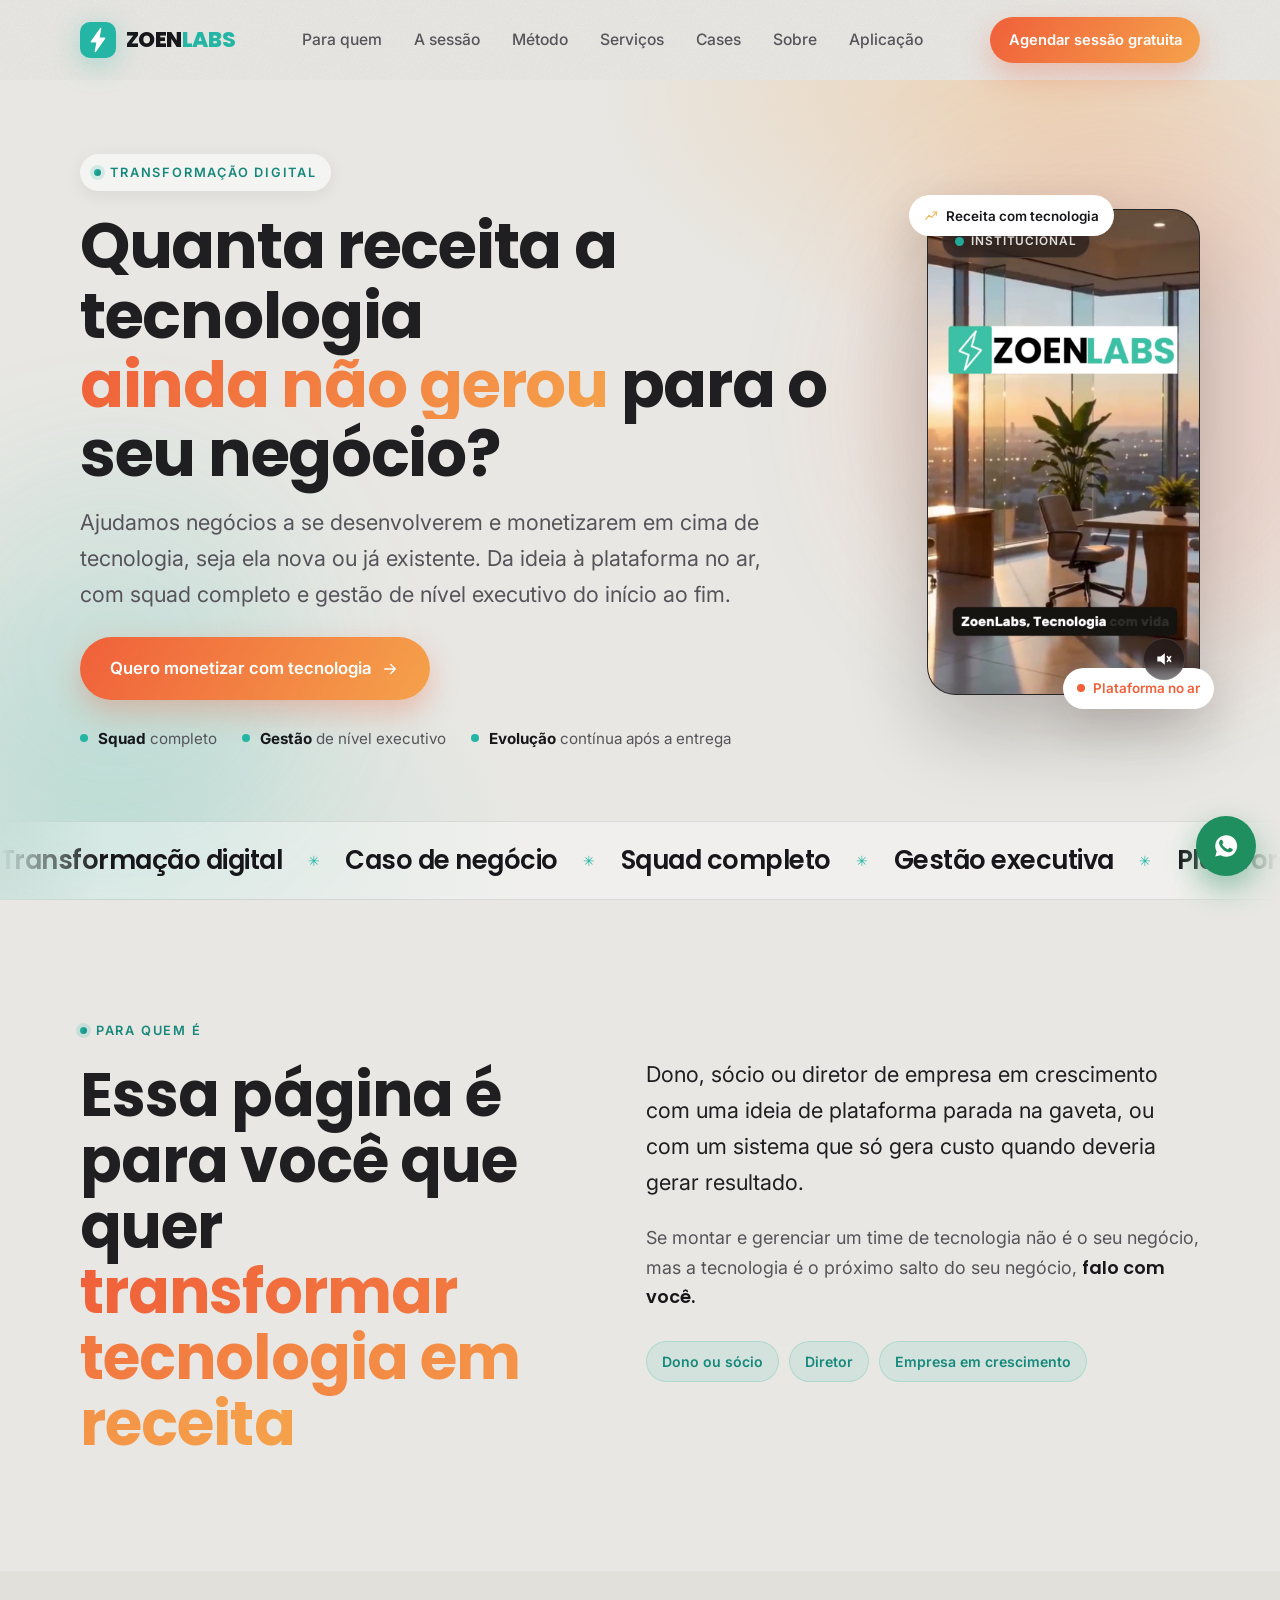
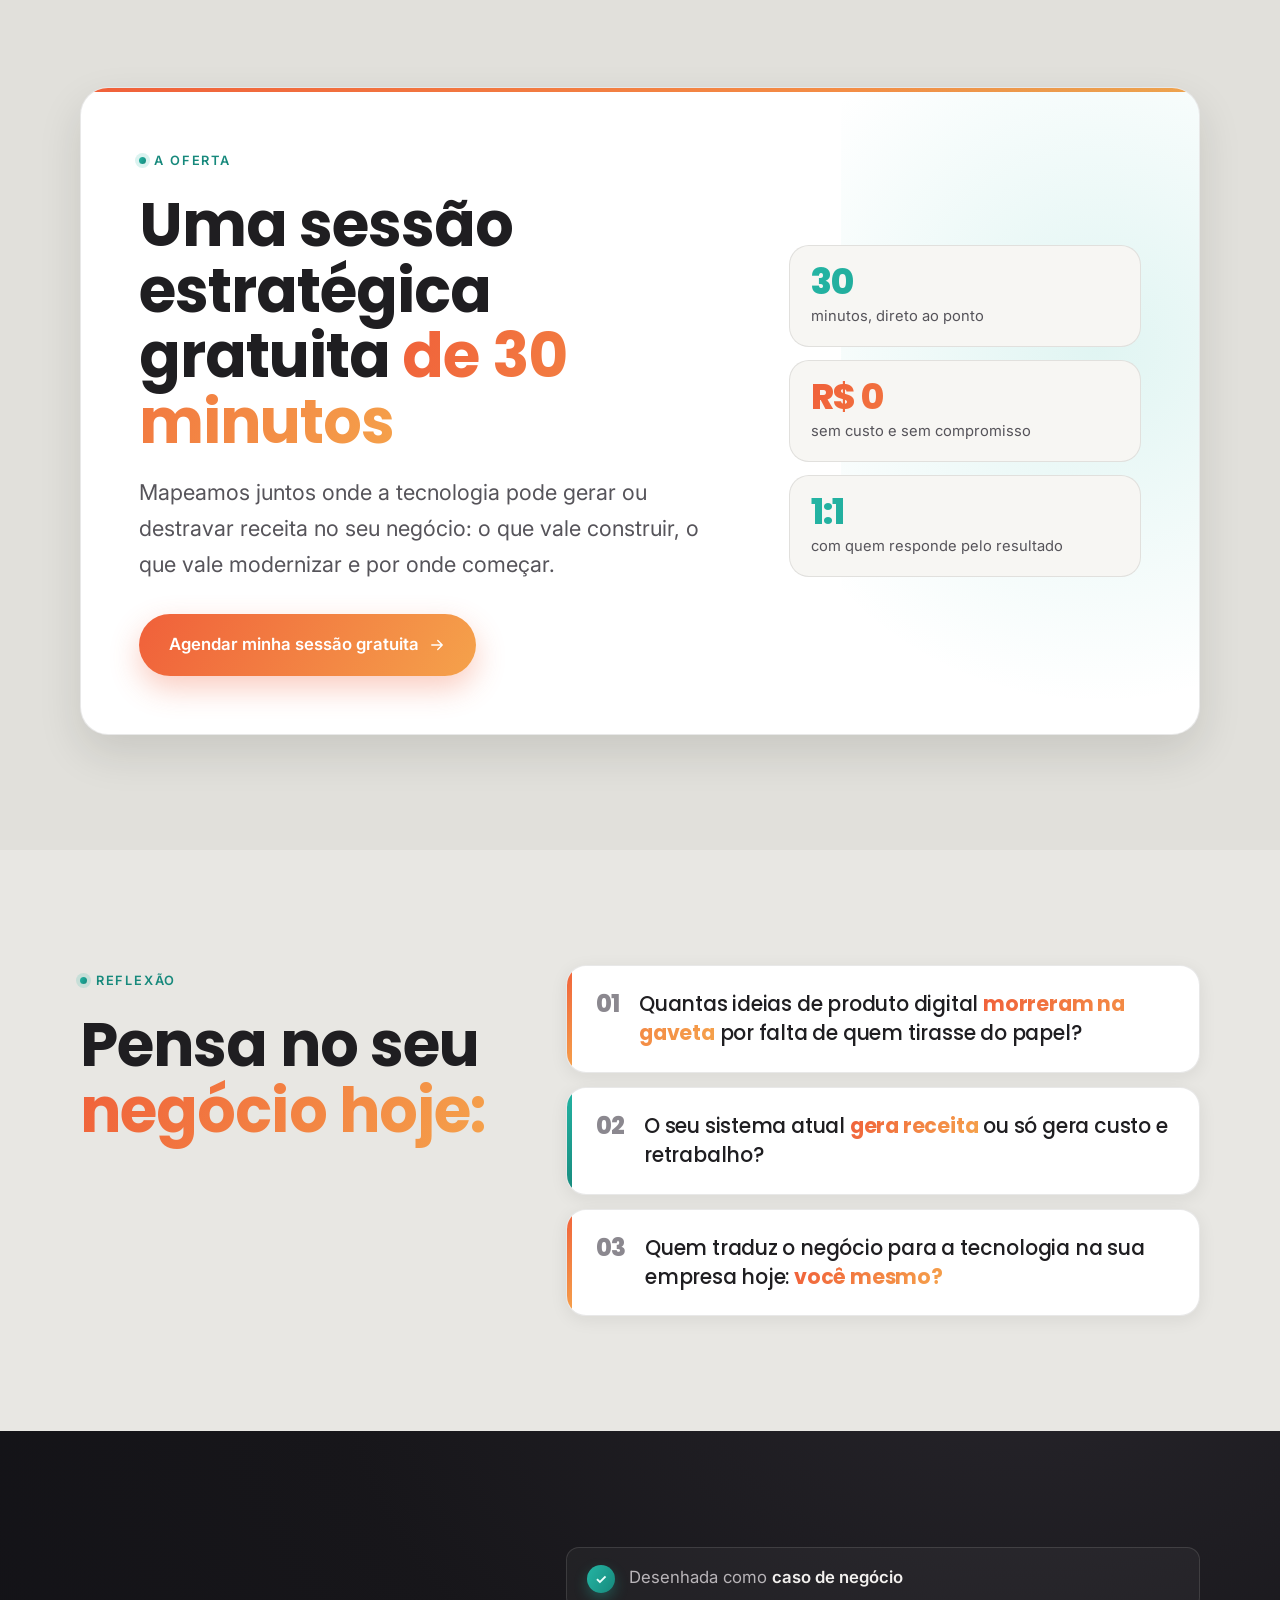
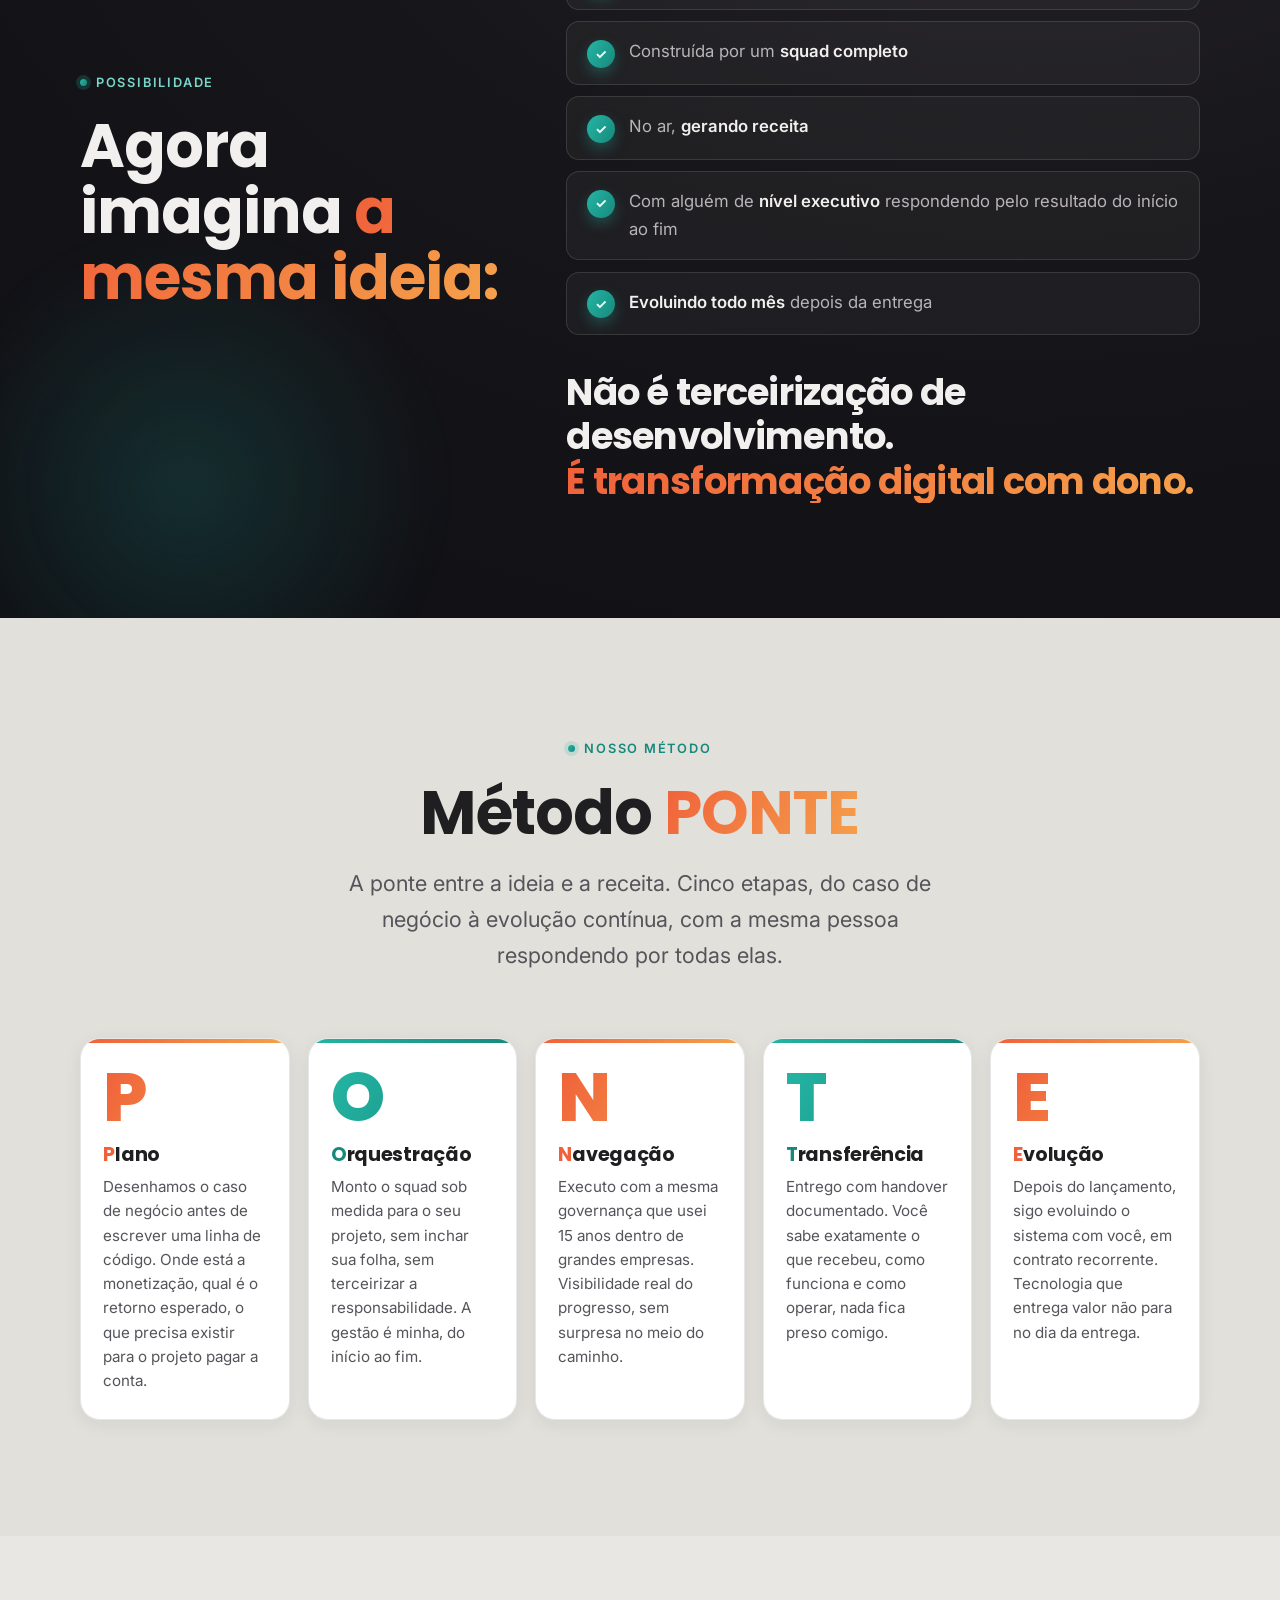
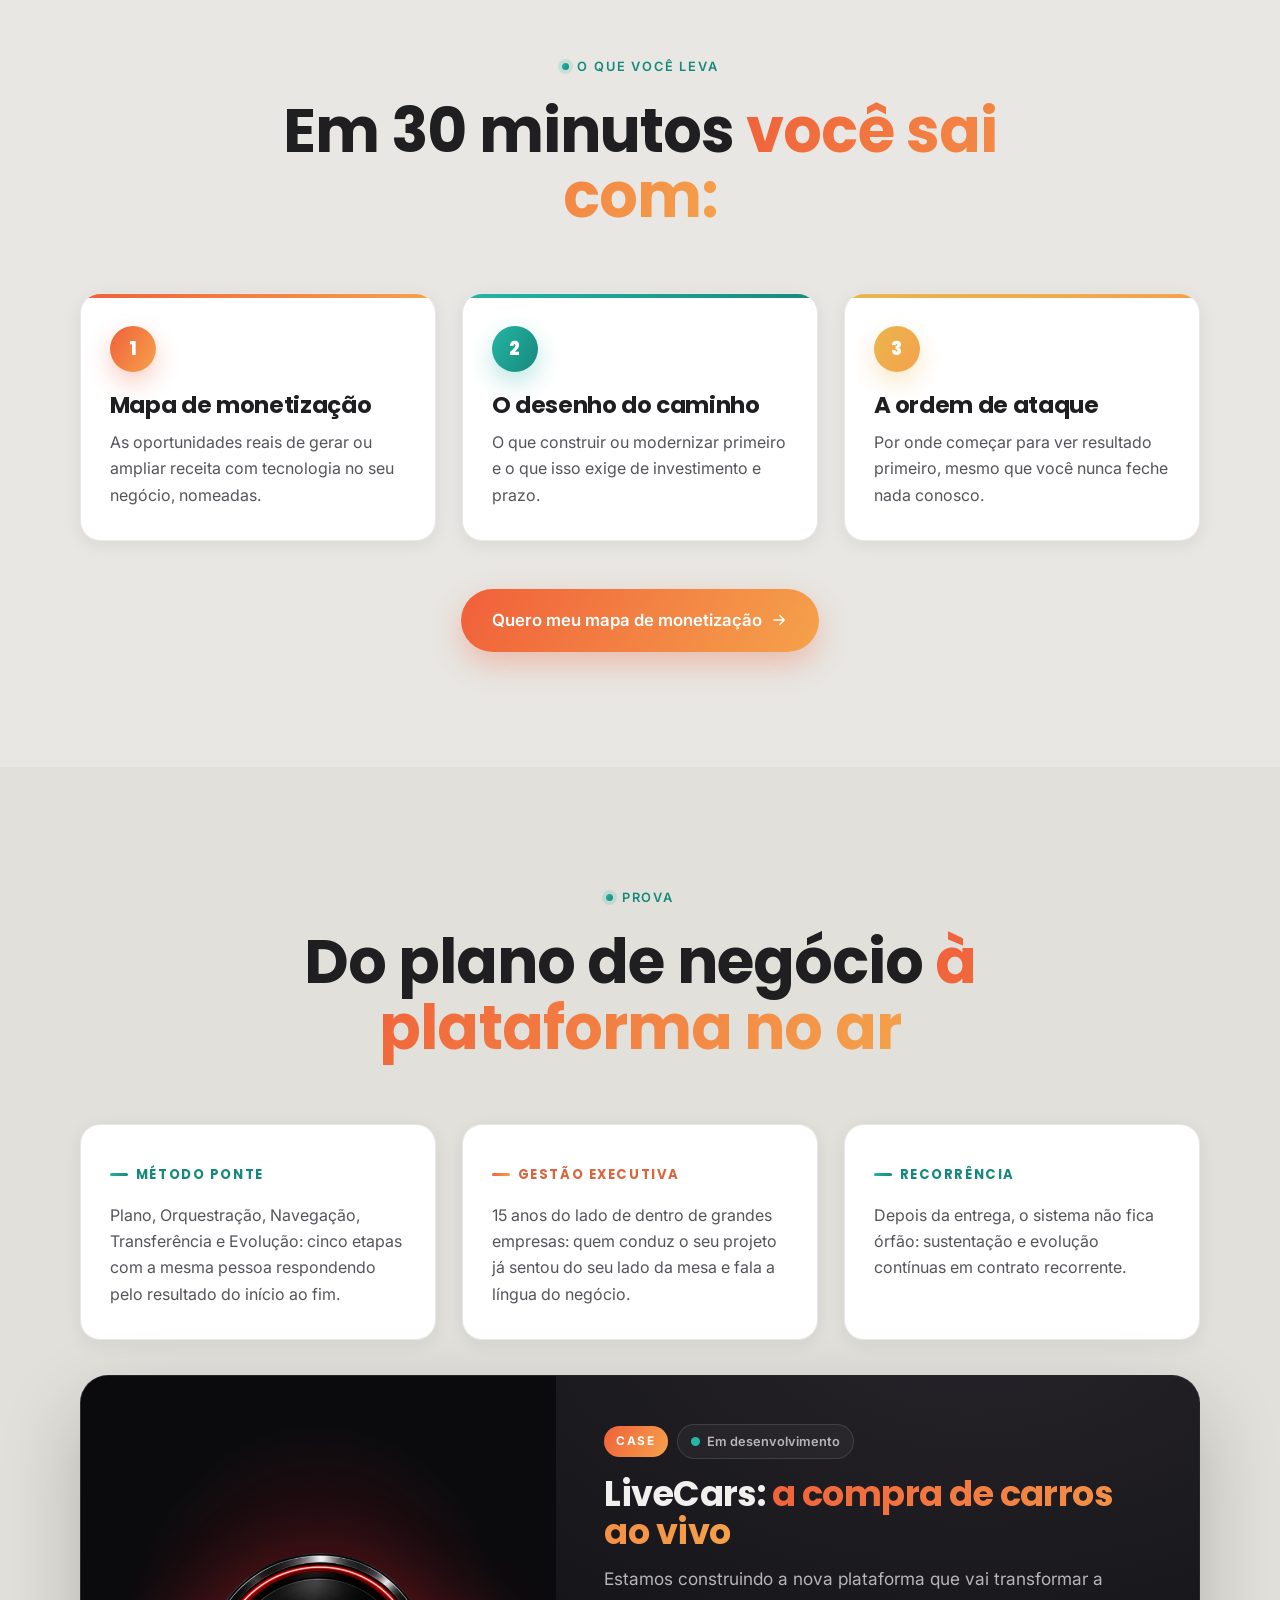
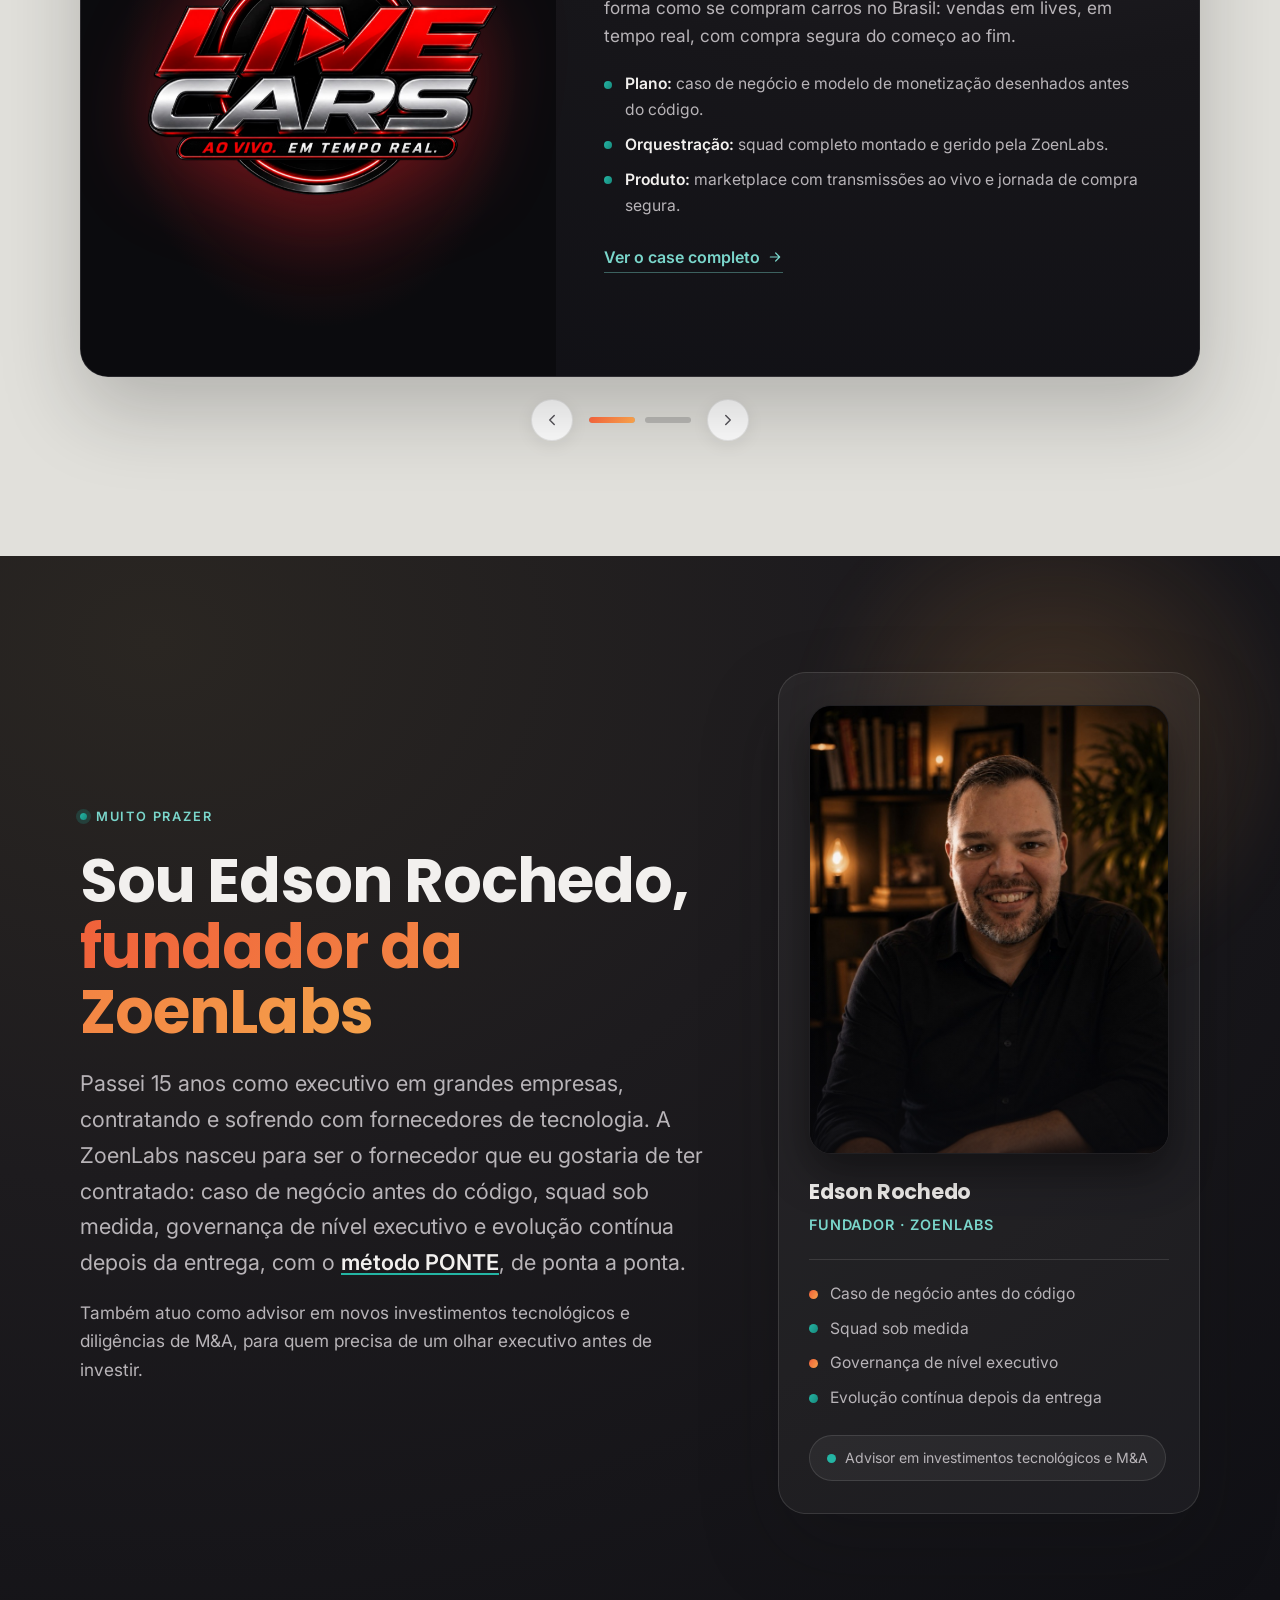
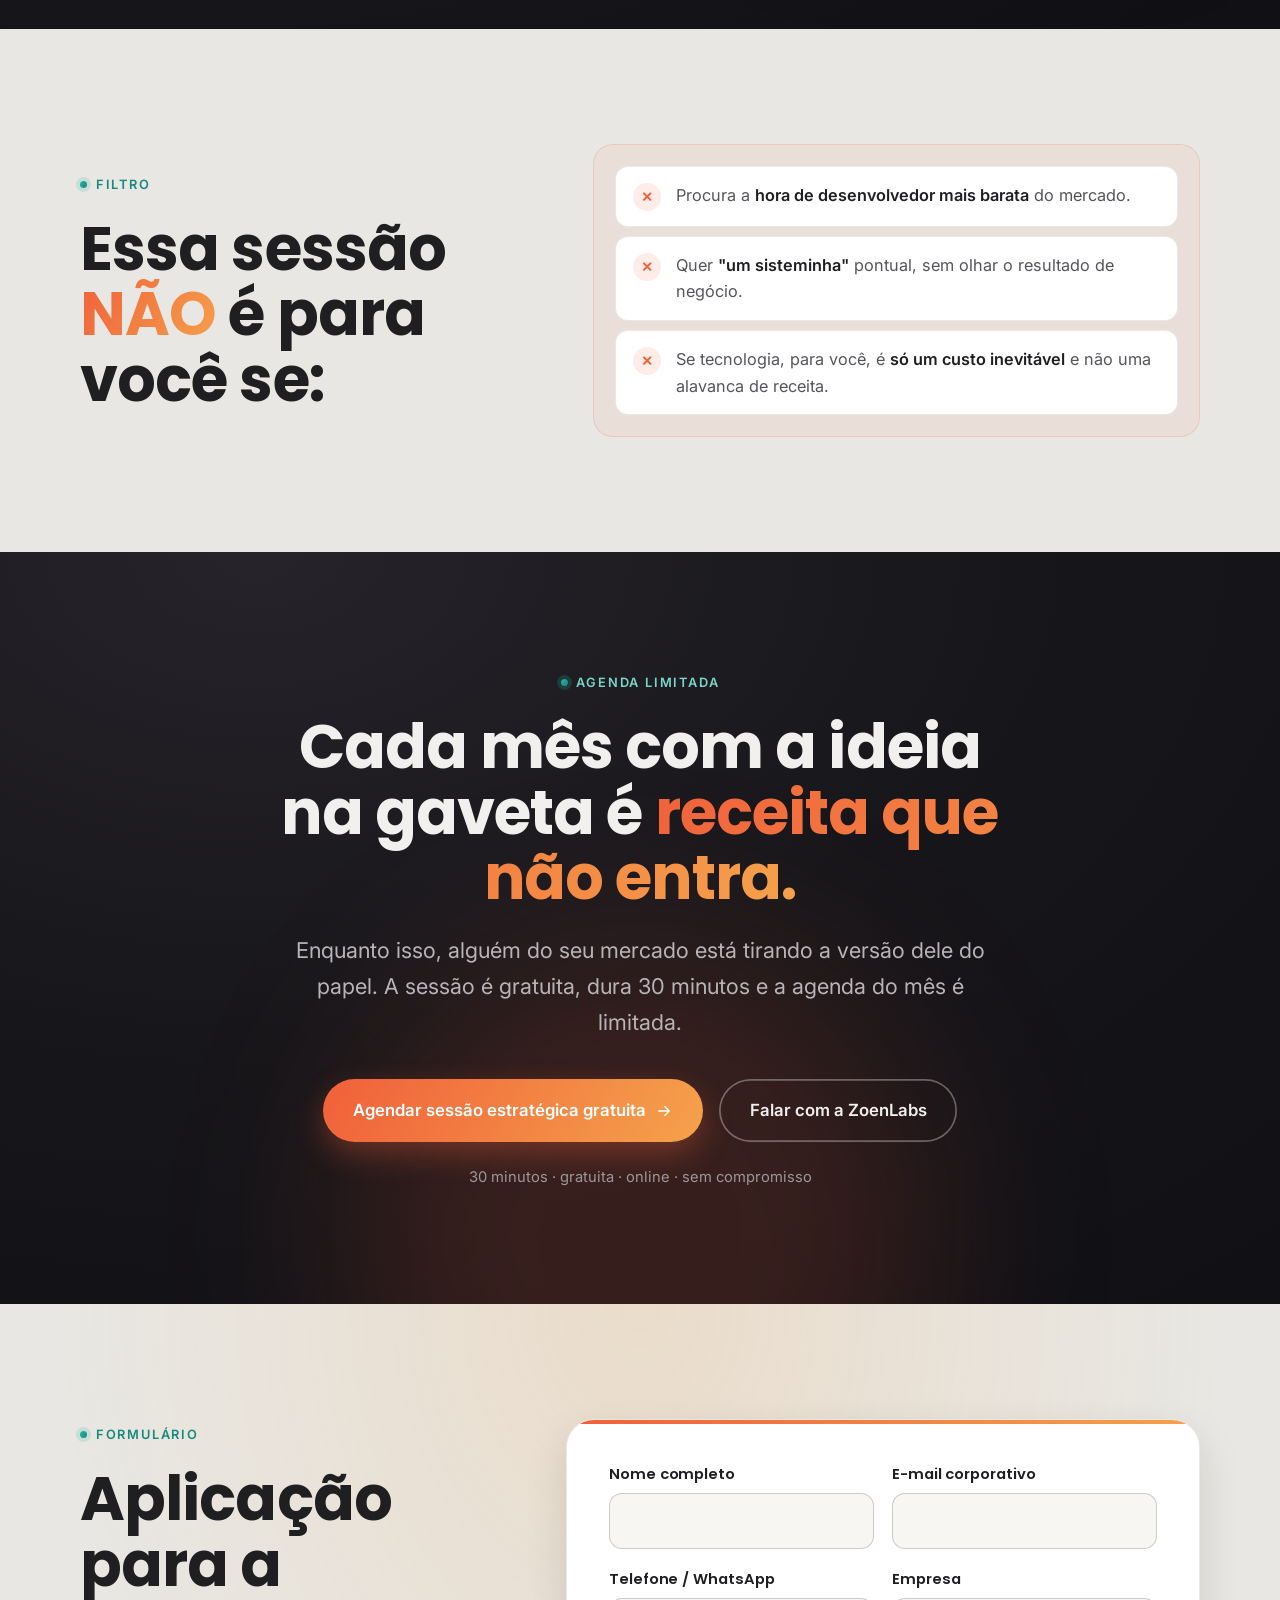
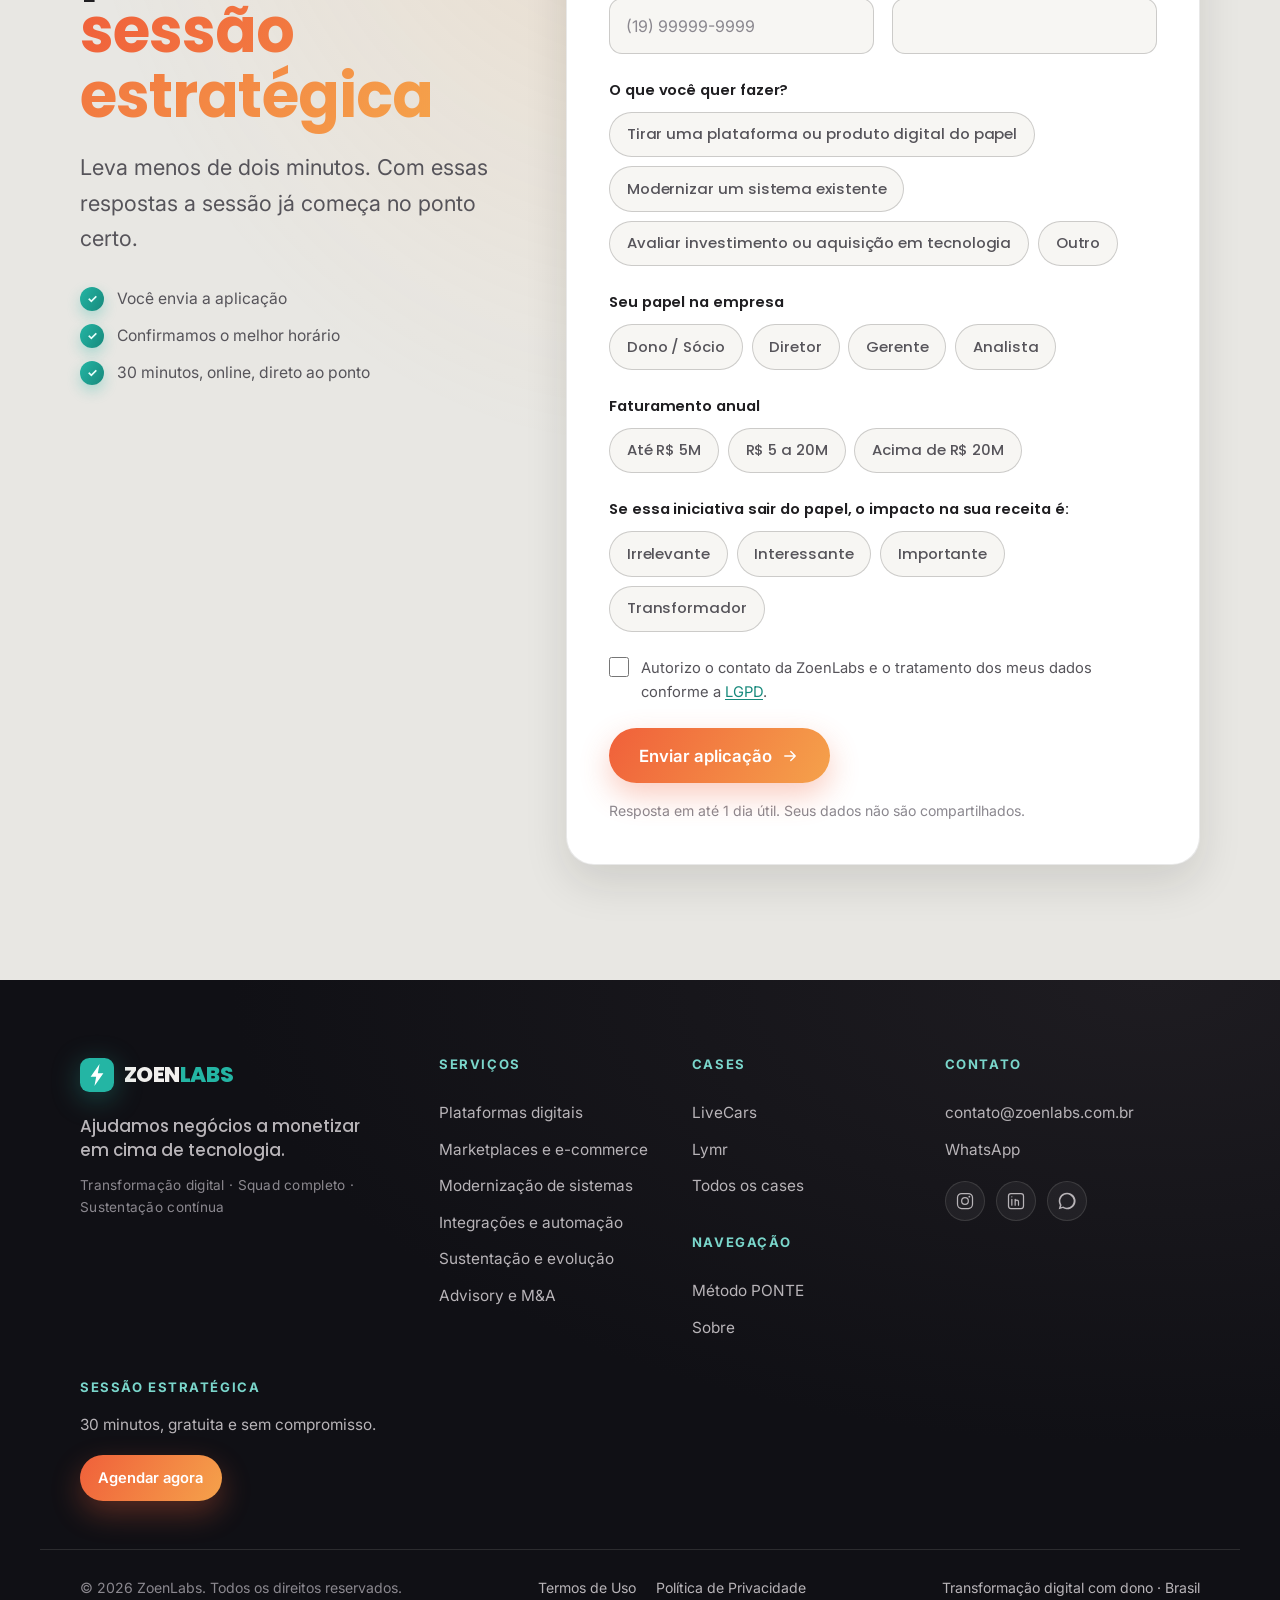
<file: index.html>
<!DOCTYPE html>
<html lang="pt-BR">
<head>
  <meta charset="UTF-8" />
  <meta name="viewport" content="width=device-width, initial-scale=1.0" />
  <meta name="theme-color" content="#e8e7e3" media="(prefers-color-scheme: light)" />
  <meta name="theme-color" content="#17161a" media="(prefers-color-scheme: dark)" />

  <!-- ===================== SEO PRINCIPAL ===================== -->
  <title>ZoenLabs | Transformação digital com dono</title>
  <meta name="description" content="Ajudamos negócios a se desenvolverem e monetizarem em cima de tecnologia, nova ou já existente. Da ideia à plataforma no ar, com squad completo e gestão de nível executivo. Agende uma sessão estratégica gratuita de 30 minutos." />
  <meta name="keywords" content="ZoenLabs, transformação digital, monetizar com tecnologia, plataforma digital, squad completo, gestão executiva de tecnologia, modernização de sistemas, sessão estratégica, advisor tecnologia, due diligence tecnologia, M&A tecnologia, desenvolvimento de plataforma, produto digital" />
  <meta name="author" content="ZoenLabs" />
  <meta name="robots" content="index, follow, max-image-preview:large, max-snippet:-1, max-video-preview:-1" />
  <meta name="googlebot" content="index, follow" />
  <link rel="canonical" href="https://www.zoenlabs.com.br/" />

  <!-- ===================== IDIOMA / LOCAL (GEO) ===================== -->
  <meta name="language" content="Portuguese" />
  <meta http-equiv="content-language" content="pt-BR" />
  <meta name="geo.region" content="BR" />
  <meta name="geo.placename" content="Brasil" />

  <!-- ===================== OPEN GRAPH (WhatsApp / Facebook / LinkedIn) ===================== -->
  <meta property="og:type" content="website" />
  <meta property="og:site_name" content="ZoenLabs" />
  <meta property="og:locale" content="pt_BR" />
  <meta property="og:url" content="https://www.zoenlabs.com.br/" />
  <meta property="og:title" content="Quanta receita a tecnologia ainda não gerou para o seu negócio?" />
  <meta property="og:description" content="Ajudamos negócios a monetizar em cima de tecnologia. Squad completo, gestão executiva e evolução contínua. Sessão estratégica gratuita de 30 minutos." />
  <meta property="og:image" content="https://www.zoenlabs.com.br/assets/img/og-zoenlabs.jpg" />
  <meta property="og:image:secure_url" content="https://www.zoenlabs.com.br/assets/img/og-zoenlabs.jpg" />
  <meta property="og:image:type" content="image/jpeg" />
  <meta property="og:image:width" content="1200" />
  <meta property="og:image:height" content="630" />
  <meta property="og:image:alt" content="ZoenLabs, transformação digital com dono." />

  <!-- ===================== VÍDEO (Open Graph) ===================== -->
  <meta property="og:video" content="https://pub-3c0c7295cc89480287b4f5bda8455d27.r2.dev/ZoenLabs.mp4" />
  <meta property="og:video:secure_url" content="https://pub-3c0c7295cc89480287b4f5bda8455d27.r2.dev/ZoenLabs.mp4" />
  <meta property="og:video:type" content="video/mp4" />
  <meta property="og:video:width" content="720" />
  <meta property="og:video:height" content="1280" />

  <!-- ===================== TWITTER / X ===================== -->
  <meta name="twitter:card" content="summary_large_image" />
  <meta name="twitter:title" content="Quanta receita a tecnologia ainda não gerou para o seu negócio?" />
  <meta name="twitter:description" content="Ajudamos negócios a monetizar em cima de tecnologia. Sessão estratégica gratuita de 30 minutos." />
  <meta name="twitter:image" content="https://www.zoenlabs.com.br/assets/img/og-zoenlabs.jpg" />
  <meta name="twitter:image:alt" content="ZoenLabs, transformação digital com dono." />

  <!-- ===================== FAVICON / ÍCONES ===================== -->
  <link rel="icon" href="favicon.ico?v=2" sizes="any" />
  <link rel="shortcut icon" href="favicon.ico?v=2" />
  <link rel="icon" type="image/svg+xml" href="assets/img/favicon.svg?v=2" />
  <link rel="icon" type="image/png" sizes="32x32" href="assets/img/favicon-32.png?v=2" />
  <link rel="icon" type="image/png" sizes="16x16" href="assets/img/favicon-16.png?v=2" />
  <link rel="apple-touch-icon" sizes="180x180" href="assets/img/apple-touch-icon.png?v=2" />
  <link rel="manifest" href="site.webmanifest" />

  <!-- ===================== DADOS ESTRUTURADOS (Google + IA/GEO) ===================== -->
  <script type="application/ld+json">
  {
    "@context": "https://schema.org",
    "@graph": [
      {
        "@type": ["Organization", "ProfessionalService"],
        "@id": "https://www.zoenlabs.com.br/#organization",
        "name": "ZoenLabs",
        "alternateName": "Zoen Labs",
        "url": "https://www.zoenlabs.com.br/",
        "logo": "https://www.zoenlabs.com.br/assets/img/favicon-512.png",
        "image": "https://www.zoenlabs.com.br/assets/img/og-zoenlabs.jpg",
        "description": "Ajudamos negócios a se desenvolverem e monetizarem em cima de tecnologia, nova ou já existente. Da ideia à plataforma no ar, com squad completo, gestão de nível executivo e evolução contínua depois da entrega.",
        "slogan": "Transformação digital com dono.",
        "founder": {
          "@type": "Person",
          "@id": "https://www.zoenlabs.com.br/#founder",
          "name": "Edson Rochedo",
          "jobTitle": "Fundador",
          "image": "https://www.zoenlabs.com.br/assets/img/edson-rochedo.jpg",
          "description": "Executivo com 15 anos em grandes empresas. Fundador da ZoenLabs e advisor em investimentos tecnológicos e diligências de M&A."
        },
        "email": "contato@zoenlabs.com.br",
        "inLanguage": "pt-BR",
        "areaServed": { "@type": "Country", "name": "Brasil" },
        "knowsAbout": [
          "Transformação digital",
          "Monetização com tecnologia",
          "Desenvolvimento de plataformas digitais",
          "Modernização de sistemas",
          "Gestão executiva de projetos de tecnologia",
          "Método PONTE (Plano, Orquestração, Navegação, Transferência, Evolução)",
          "Sustentação e evolução contínua de sistemas",
          "E-commerce integrado e automação de operação (marketplaces, logística, ERP e atendimento)",
          "Advisory em investimentos tecnológicos e M&A"
        ],
        "contactPoint": {
          "@type": "ContactPoint",
          "contactType": "sales",
          "email": "contato@zoenlabs.com.br",
          "availableLanguage": ["Portuguese"]
        },
        "sameAs": [
          "https://www.instagram.com/zoenlabs/",
          "https://www.linkedin.com/company/zoenlabs/"
        ],
        "makesOffer": [
          { "@type": "Offer", "price": "0", "priceCurrency": "BRL", "itemOffered": { "@type": "Service", "name": "Sessão estratégica gratuita de 30 minutos", "description": "Mapeamos onde a tecnologia pode gerar ou destravar receita no seu negócio: o que vale construir, o que vale modernizar e por onde começar." } },
          { "@type": "Offer", "itemOffered": { "@type": "Service", "name": "Plataformas e produtos digitais do papel ao ar", "description": "Caso de negócio, squad completo e gestão executiva do início ao fim." } },
          { "@type": "Offer", "itemOffered": { "@type": "Service", "name": "Modernização de sistemas existentes", "description": "Transformar sistemas que só geram custo em sistemas que geram resultado." } },
          { "@type": "Offer", "itemOffered": { "@type": "Service", "name": "Sustentação e evolução contínua", "description": "Depois da entrega, o sistema não fica órfão: evolução mensal em contrato recorrente." } },
          { "@type": "Offer", "itemOffered": { "@type": "Service", "name": "Advisory em investimentos tecnológicos e M&A", "description": "Olhar executivo antes de investir ou adquirir tecnologia." } }
        ]
      },
      {
        "@type": "VideoObject",
        "@id": "https://www.zoenlabs.com.br/#video-institucional",
        "name": "ZoenLabs, transformação digital com dono",
        "description": "Vídeo institucional da ZoenLabs: ajudamos negócios a se desenvolverem e monetizarem em cima de tecnologia, da ideia à plataforma no ar, com squad completo e gestão de nível executivo.",
        "thumbnailUrl": ["https://www.zoenlabs.com.br/assets/img/video-thumb.jpg"],
        "uploadDate": "2026-07-13T09:00:00-03:00",
        "duration": "PT55S",
        "contentUrl": "https://pub-3c0c7295cc89480287b4f5bda8455d27.r2.dev/ZoenLabs.mp4",
        "width": 720,
        "height": 1280,
        "inLanguage": "pt-BR",
        "isFamilyFriendly": true,
        "publisher": { "@id": "https://www.zoenlabs.com.br/#organization" },
        "mainEntityOfPage": { "@id": "https://www.zoenlabs.com.br/#website" }
      },
      {
        "@type": "WebSite",
        "@id": "https://www.zoenlabs.com.br/#website",
        "url": "https://www.zoenlabs.com.br/",
        "name": "ZoenLabs",
        "description": "Transformação digital com dono. Ajudamos negócios a monetizar em cima de tecnologia.",
        "inLanguage": "pt-BR",
        "publisher": { "@id": "https://www.zoenlabs.com.br/#organization" }
      },
      {
        "@type": "FAQPage",
        "@id": "https://www.zoenlabs.com.br/#faq",
        "mainEntity": [
          {
            "@type": "Question",
            "name": "O que a ZoenLabs faz?",
            "acceptedAnswer": { "@type": "Answer", "text": "A ZoenLabs ajuda negócios a se desenvolverem e monetizarem em cima de tecnologia, seja ela nova ou já existente. Desenhamos o caso de negócio, montamos o squad, entregamos a plataforma funcionando e seguimos evoluindo o sistema em contrato recorrente." }
          },
          {
            "@type": "Question",
            "name": "O que é a sessão estratégica gratuita?",
            "acceptedAnswer": { "@type": "Answer", "text": "É uma conversa de 30 minutos, sem custo, em que mapeamos juntos onde a tecnologia pode gerar ou destravar receita no seu negócio: o que vale construir, o que vale modernizar e por onde começar. Você sai com um mapa de monetização, o desenho do caminho e a ordem de ataque, mesmo que nunca feche nada conosco." }
          },
          {
            "@type": "Question",
            "name": "Para quem a ZoenLabs é indicada?",
            "acceptedAnswer": { "@type": "Answer", "text": "Para donos, sócios e diretores de empresas em crescimento com uma ideia de plataforma parada na gaveta, ou com um sistema que só gera custo quando deveria gerar resultado, e para quem não quer montar e gerenciar um time de tecnologia por conta própria." }
          },
          {
            "@type": "Question",
            "name": "O que é o método PONTE?",
            "acceptedAnswer": { "@type": "Answer", "text": "É o método próprio da ZoenLabs, em cinco etapas: Plano (caso de negócio antes do código), Orquestração (squad sob medida com gestão da ZoenLabs), Navegação (execução com governança de grandes empresas e visibilidade real do progresso), Transferência (handover documentado) e Evolução (sustentação e melhoria contínua em contrato recorrente)." }
          },
          {
            "@type": "Question",
            "name": "Quais projetos a ZoenLabs já entregou ou está construindo?",
            "acceptedAnswer": { "@type": "Answer", "text": "A LiveCars (livecars.com.br), marketplace que vai transformar a compra de carros com vendas em lives, em tempo real, e compra segura. Também entregamos o e-commerce da Lymr (lymr.com.br), loja de creatina em gummies com integrações a Bling, FastLog, Mercado Livre, Shopee, Meta com loja no Instagram e WhatsApp com IA, além da consultoria que mapeou todo o processo de negócio." }
          },
          {
            "@type": "Question",
            "name": "A ZoenLabs é uma terceirização de desenvolvimento?",
            "acceptedAnswer": { "@type": "Answer", "text": "Não. É transformação digital com dono: caso de negócio antes do código, squad completo sob nossa gestão, alguém de nível executivo respondendo pelo resultado do início ao fim e evolução contínua depois da entrega." }
          },
          {
            "@type": "Question",
            "name": "A ZoenLabs atua em investimentos e M&A de tecnologia?",
            "acceptedAnswer": { "@type": "Answer", "text": "Sim. O fundador, Edson Rochedo, atua como advisor em novos investimentos tecnológicos e diligências de M&A, para quem precisa de um olhar executivo antes de investir." }
          }
        ]
      }
    ]
  }
  </script>

  <!-- ===================== FONTES ===================== -->
  <link rel="preconnect" href="https://fonts.googleapis.com" />
  <link rel="preconnect" href="https://fonts.gstatic.com" crossorigin />
  <link href="https://fonts.googleapis.com/css2?family=Poppins:wght@500;600;700;800&family=Inter:wght@400;500;600;700&display=swap" rel="stylesheet" />

  <link rel="stylesheet" href="assets/css/styles.css?v=12" />
</head>
<body>
  <div class="grain" aria-hidden="true"></div>

  <!-- ======================= NAV ======================= -->
  <header class="nav" id="nav">
    <div class="container nav__inner">
      <a href="#inicio" class="brand" aria-label="ZoenLabs, início">
        <span class="brand__mark" aria-hidden="true">
          <svg viewBox="0 0 40 40" width="36" height="36">
            <rect width="40" height="40" rx="11" fill="var(--teal)"/>
            <path d="M23 7 L12.5 22 H19 L17 33 L27.5 18 H21 L23 7 Z" fill="#fff" stroke="#fff" stroke-width="1.4" stroke-linejoin="round"/>
          </svg>
        </span>
        <span class="brand__text">ZOEN<span>LABS</span></span>
      </a>

      <nav class="nav__links" aria-label="Navegação principal">
        <a href="#para-quem">Para quem</a>
        <a href="#sessao">A sessão</a>
        <a href="#metodo">Método</a>
        <a href="/servicos">Serviços</a>
        <a href="/cases">Cases</a>
        <a href="#fundador">Sobre</a>
        <a href="#aplicacao">Aplicação</a>
      </nav>

      <div class="nav__actions">
        <a href="#aplicacao" class="btn btn--primary btn--sm">Agendar sessão gratuita</a>
        <button class="nav__toggle" id="navToggle" aria-label="Abrir menu" aria-expanded="false">
          <span></span><span></span><span></span>
        </button>
      </div>
    </div>

    <div class="nav__mobile" id="navMobile" hidden>
      <a href="#para-quem">Para quem</a>
      <a href="#sessao">A sessão</a>
      <a href="#metodo">Método</a>
      <a href="/servicos">Serviços</a>
      <a href="/cases">Cases</a>
      <a href="#fundador">Sobre</a>
      <a href="#aplicacao">Aplicação</a>
      <a href="#aplicacao" class="btn btn--primary">Agendar sessão gratuita</a>
    </div>
  </header>

  <main>
    <!-- ======================= 1. HERO ======================= -->
    <section class="hero" id="inicio">
      <div class="hero__glow hero__glow--warm" aria-hidden="true"></div>
      <div class="hero__glow hero__glow--teal" aria-hidden="true"></div>

      <div class="container hero__inner">
        <div class="hero__lead">
          <span class="eyebrow reveal">
            <span class="eyebrow__dot"></span>
            Transformação digital
          </span>

          <h1 class="hero__title reveal" data-reveal-delay="1">
            Quanta receita a tecnologia
            <span class="text-accent">ainda não gerou</span>
            para o seu negócio?
          </h1>

          <p class="hero__subtitle reveal" data-reveal-delay="2">
            Ajudamos negócios a se desenvolverem e monetizarem em cima de
            tecnologia, seja ela nova ou já existente. Da ideia à plataforma
            no ar, com squad completo e gestão de nível executivo do início ao fim.
          </p>

          <div class="hero__cta reveal" data-reveal-delay="3">
            <a href="#aplicacao" class="btn btn--primary btn--lg">
              Quero monetizar com tecnologia
              <svg viewBox="0 0 24 24" width="18" height="18" fill="none" aria-hidden="true"><path d="M5 12h14M13 6l6 6-6 6" stroke="currentColor" stroke-width="1.8" stroke-linecap="round" stroke-linejoin="round"/></svg>
            </a>
          </div>

          <ul class="hero__badges reveal" data-reveal-delay="4">
            <li><strong>Squad</strong> completo</li>
            <li><strong>Gestão</strong> de nível executivo</li>
            <li><strong>Evolução</strong> contínua após a entrega</li>
          </ul>
        </div>

        <!-- Vídeo institucional em destaque -->
        <div class="hero__stage reveal" data-reveal-delay="2" id="video">
          <div class="video-frame" id="videoFrame">
            <span class="video-frame__tag"><span class="dot dot--live"></span> Institucional</span>
            <video class="video-el" id="heroVideo" muted loop playsinline preload="metadata"
                   poster="assets/img/video-thumb.jpg" width="720" height="1280"
                   title="Vídeo institucional da ZoenLabs">
              <!-- Vídeo hospedado no Cloudflare R2 -->
              <source src="https://pub-3c0c7295cc89480287b4f5bda8455d27.r2.dev/ZoenLabs.mp4" type="video/mp4" />
              Seu navegador não suporta vídeo HTML5.
            </video>
            <button class="video-play" id="videoPlay" aria-label="Assistir vídeo institucional da ZoenLabs">
              <span class="video-play__ring">
                <svg viewBox="0 0 24 24" width="26" height="26" fill="currentColor" aria-hidden="true"><path d="M8 5v14l11-7z"/></svg>
              </span>
              <span class="video-play__label">Assista à ZoenLabs</span>
            </button>
            <button class="video-mute" id="videoMute" aria-label="Ativar som" aria-pressed="false">
              <svg class="ic-muted" viewBox="0 0 24 24" width="20" height="20" fill="none" aria-hidden="true"><path d="M4 9v6h4l5 4V5L8 9H4z" fill="currentColor"/><path d="M16 9l4 6M20 9l-4 6" stroke="currentColor" stroke-width="1.8" stroke-linecap="round"/></svg>
              <svg class="ic-sound" viewBox="0 0 24 24" width="20" height="20" fill="none" aria-hidden="true"><path d="M4 9v6h4l5 4V5L8 9H4z" fill="currentColor"/><path d="M16.5 8.5a5 5 0 0 1 0 7M19 6a8 8 0 0 1 0 12" stroke="currentColor" stroke-width="1.8" stroke-linecap="round"/></svg>
            </button>
          </div>
          <div class="hero__chip hero__chip--1">
            <svg viewBox="0 0 24 24" width="16" height="16" fill="none" aria-hidden="true"><path d="M4 17l5-6 4 3 7-8" stroke="currentColor" stroke-width="1.6" stroke-linecap="round" stroke-linejoin="round"/><path d="M15 6h5v5" stroke="currentColor" stroke-width="1.6" stroke-linecap="round" stroke-linejoin="round"/></svg>
            Receita com tecnologia
          </div>
          <div class="hero__chip hero__chip--2"><span class="pulse"></span> Plataforma no ar</div>
        </div>
      </div>

      <!-- Marquee / ticker -->
      <div class="marquee" aria-hidden="true">
        <div class="marquee__track">
          <span>Transformação digital</span><i>✳</i><span>Caso de negócio</span><i>✳</i><span>Squad completo</span><i>✳</i><span>Gestão executiva</span><i>✳</i><span>Plataformas no ar</span><i>✳</i><span>Modernização de sistemas</span><i>✳</i><span>Sustentação contínua</span><i>✳</i><span>Advisory em M&amp;A</span><i>✳</i>
          <span>Transformação digital</span><i>✳</i><span>Caso de negócio</span><i>✳</i><span>Squad completo</span><i>✳</i><span>Gestão executiva</span><i>✳</i><span>Plataformas no ar</span><i>✳</i><span>Modernização de sistemas</span><i>✳</i><span>Sustentação contínua</span><i>✳</i><span>Advisory em M&amp;A</span><i>✳</i>
        </div>
      </div>
    </section>

    <!-- ======================= 2. PERSONA NOMEADA ======================= -->
    <section class="section section--persona" id="para-quem">
      <div class="container persona">
        <div class="persona__aside reveal">
          <span class="eyebrow"><span class="eyebrow__dot"></span> Para quem é</span>
          <h2 class="section__title">
            Essa página é para você que quer
            <span class="text-accent">transformar tecnologia em receita</span>
          </h2>
        </div>

        <div class="persona__body reveal" data-reveal-delay="2">
          <p class="lead">
            Dono, sócio ou diretor de empresa em crescimento com uma ideia de
            plataforma parada na gaveta, ou com um sistema que só gera custo
            quando deveria gerar resultado.
          </p>
          <p class="persona__close">
            Se montar e gerenciar um time de tecnologia não é o seu negócio,
            mas a tecnologia é o próximo salto do seu negócio,
            <strong>falo com você.</strong>
          </p>
          <ul class="persona__tags">
            <li>Dono ou sócio</li>
            <li>Diretor</li>
            <li>Empresa em crescimento</li>
          </ul>
        </div>
      </div>
    </section>

    <!-- ======================= 3. PROMESSA DA SESSÃO ======================= -->
    <section class="section section--promise" id="sessao">
      <div class="container">
        <div class="promise reveal">
          <div class="promise__content">
            <span class="eyebrow"><span class="eyebrow__dot"></span> A oferta</span>
            <h2 class="section__title">
              Uma sessão estratégica gratuita
              <span class="text-accent">de 30 minutos</span>
            </h2>
            <p class="section__text">
              Mapeamos juntos onde a tecnologia pode gerar ou destravar receita
              no seu negócio: o que vale construir, o que vale modernizar e por
              onde começar.
            </p>
            <div class="promise__cta">
              <a href="#aplicacao" class="btn btn--primary btn--lg">
                Agendar minha sessão gratuita
                <svg viewBox="0 0 24 24" width="18" height="18" fill="none" aria-hidden="true"><path d="M5 12h14M13 6l6 6-6 6" stroke="currentColor" stroke-width="1.8" stroke-linecap="round" stroke-linejoin="round"/></svg>
              </a>
            </div>
          </div>
          <ul class="promise__meta" aria-label="Detalhes da sessão">
            <li>
              <span class="promise__meta-num">30</span>
              <span class="promise__meta-label">minutos, direto ao ponto</span>
            </li>
            <li>
              <span class="promise__meta-num">R$ 0</span>
              <span class="promise__meta-label">sem custo e sem compromisso</span>
            </li>
            <li>
              <span class="promise__meta-num">1:1</span>
              <span class="promise__meta-label">com quem responde pelo resultado</span>
            </li>
          </ul>
        </div>
      </div>
    </section>

    <!-- ======================= 4. REFLEXÃO ======================= -->
    <section class="section section--reflect" id="reflexao">
      <div class="container reflect">
        <div class="reflect__head reveal">
          <span class="eyebrow"><span class="eyebrow__dot"></span> Reflexão</span>
          <h2 class="section__title">Pensa no seu <span class="text-accent">negócio hoje:</span></h2>
        </div>

        <ol class="reflect__list">
          <li class="reflect__item reveal" data-reveal-delay="1">
            <span class="reflect__num">01</span>
            <p>Quantas ideias de produto digital <strong>morreram na gaveta</strong> por falta de quem tirasse do papel?</p>
          </li>
          <li class="reflect__item reveal" data-reveal-delay="2">
            <span class="reflect__num">02</span>
            <p>O seu sistema atual <strong>gera receita</strong> ou só gera custo e retrabalho?</p>
          </li>
          <li class="reflect__item reveal" data-reveal-delay="3">
            <span class="reflect__num">03</span>
            <p>Quem traduz o negócio para a tecnologia na sua empresa hoje: <strong>você mesmo?</strong></p>
          </li>
        </ol>
      </div>
    </section>

    <!-- ======================= 5. POSSIBILIDADE (DARK) ======================= -->
    <section class="section section--vision" id="possibilidade">
      <div class="vision__glow" aria-hidden="true"></div>
      <div class="container vision">
        <div class="vision__head reveal">
          <span class="eyebrow eyebrow--dark"><span class="eyebrow__dot"></span> Possibilidade</span>
          <h2 class="section__title">Agora imagina <span class="text-accent">a mesma ideia:</span></h2>
        </div>

        <div class="vision__body reveal" data-reveal-delay="2">
          <ul class="vision__steps">
            <li><span class="check">✓</span><span>Desenhada como <strong>caso de negócio</strong></span></li>
            <li><span class="check">✓</span><span>Construída por um <strong>squad completo</strong></span></li>
            <li><span class="check">✓</span><span>No ar, <strong>gerando receita</strong></span></li>
            <li><span class="check">✓</span><span>Com alguém de <strong>nível executivo</strong> respondendo pelo resultado do início ao fim</span></li>
            <li><span class="check">✓</span><span><strong>Evoluindo todo mês</strong> depois da entrega</span></li>
          </ul>
          <p class="vision__statement">
            Não é terceirização de desenvolvimento.
            <span class="text-accent">É transformação digital com dono.</span>
          </p>
        </div>
      </div>
    </section>

    <!-- ======================= 5b. MÉTODO PONTE ======================= -->
    <section class="section section--ponte" id="metodo">
      <div class="container">
        <div class="section__head reveal">
          <span class="eyebrow"><span class="eyebrow__dot"></span> Nosso método</span>
          <h2 class="section__title">Método <span class="text-accent">PONTE</span></h2>
          <p class="section__text section__text--center">
            A ponte entre a ideia e a receita. Cinco etapas, do caso de negócio
            à evolução contínua, com a mesma pessoa respondendo por todas elas.
          </p>
        </div>

        <ol class="ponte" aria-label="Etapas do método PONTE">
          <li class="ponte__step reveal" data-reveal-delay="1">
            <span class="ponte__letter" aria-hidden="true">P</span>
            <h3><span class="ponte__initial">P</span>lano</h3>
            <p>Desenhamos o caso de negócio antes de escrever uma linha de código. Onde está a monetização, qual é o retorno esperado, o que precisa existir para o projeto pagar a conta.</p>
          </li>
          <li class="ponte__step reveal" data-reveal-delay="2">
            <span class="ponte__letter" aria-hidden="true">O</span>
            <h3><span class="ponte__initial">O</span>rquestração</h3>
            <p>Monto o squad sob medida para o seu projeto, sem inchar sua folha, sem terceirizar a responsabilidade. A gestão é minha, do início ao fim.</p>
          </li>
          <li class="ponte__step reveal" data-reveal-delay="3">
            <span class="ponte__letter" aria-hidden="true">N</span>
            <h3><span class="ponte__initial">N</span>avegação</h3>
            <p>Executo com a mesma governança que usei 15 anos dentro de grandes empresas. Visibilidade real do progresso, sem surpresa no meio do caminho.</p>
          </li>
          <li class="ponte__step reveal" data-reveal-delay="4">
            <span class="ponte__letter" aria-hidden="true">T</span>
            <h3><span class="ponte__initial">T</span>ransferência</h3>
            <p>Entrego com handover documentado. Você sabe exatamente o que recebeu, como funciona e como operar, nada fica preso comigo.</p>
          </li>
          <li class="ponte__step reveal" data-reveal-delay="5">
            <span class="ponte__letter" aria-hidden="true">E</span>
            <h3><span class="ponte__initial">E</span>volução</h3>
            <p>Depois do lançamento, sigo evoluindo o sistema com você, em contrato recorrente. Tecnologia que entrega valor não para no dia da entrega.</p>
          </li>
        </ol>
      </div>
    </section>

    <!-- ======================= 6. O QUE GANHA NA SESSÃO ======================= -->
    <section class="section section--gains" id="ganhos">
      <div class="container">
        <div class="section__head reveal">
          <span class="eyebrow"><span class="eyebrow__dot"></span> O que você leva</span>
          <h2 class="section__title">Em 30 minutos <span class="text-accent">você sai com:</span></h2>
        </div>

        <div class="gains">
          <article class="gain reveal" data-reveal-delay="1">
            <span class="gain__num">1</span>
            <h3>Mapa de monetização</h3>
            <p>As oportunidades reais de gerar ou ampliar receita com tecnologia no seu negócio, nomeadas.</p>
          </article>
          <article class="gain reveal" data-reveal-delay="2">
            <span class="gain__num">2</span>
            <h3>O desenho do caminho</h3>
            <p>O que construir ou modernizar primeiro e o que isso exige de investimento e prazo.</p>
          </article>
          <article class="gain reveal" data-reveal-delay="3">
            <span class="gain__num">3</span>
            <h3>A ordem de ataque</h3>
            <p>Por onde começar para ver resultado primeiro, mesmo que você nunca feche nada conosco.</p>
          </article>
        </div>

        <div class="gains__cta reveal" data-reveal-delay="3">
          <a href="#aplicacao" class="btn btn--primary btn--lg">
            Quero meu mapa de monetização
            <svg viewBox="0 0 24 24" width="18" height="18" fill="none" aria-hidden="true"><path d="M5 12h14M13 6l6 6-6 6" stroke="currentColor" stroke-width="1.8" stroke-linecap="round" stroke-linejoin="round"/></svg>
          </a>
        </div>
      </div>
    </section>

    <!-- ======================= 7. PROVA ======================= -->
    <section class="section section--proof" id="prova">
      <div class="container">
        <div class="section__head reveal">
          <span class="eyebrow"><span class="eyebrow__dot"></span> Prova</span>
          <h2 class="section__title">Do plano de negócio <span class="text-accent">à plataforma no ar</span></h2>
        </div>

        <div class="proofs">
          <article class="proof reveal" data-reveal-delay="1">
            <span class="proof__label">Método PONTE</span>
            <p>Plano, Orquestração, Navegação, Transferência e Evolução: cinco etapas com a mesma pessoa respondendo pelo resultado do início ao fim.</p>
          </article>
          <article class="proof reveal" data-reveal-delay="2">
            <span class="proof__label">Gestão executiva</span>
            <p>15 anos do lado de dentro de grandes empresas: quem conduz o seu projeto já sentou do seu lado da mesa e fala a língua do negócio.</p>
          </article>
          <article class="proof reveal" data-reveal-delay="3">
            <span class="proof__label">Recorrência</span>
            <p>Depois da entrega, o sistema não fica órfão: sustentação e evolução contínuas em contrato recorrente.</p>
          </article>
        </div>

        <div class="cases reveal" id="cases" data-reveal-delay="2" data-autoplay="7000"
             role="region" aria-roledescription="carrossel" aria-label="Cases da ZoenLabs">
          <div class="cases__viewport" id="casesViewport">
                  <article class="case is-active" id="slide-livecars" role="group" aria-roledescription="slide" aria-label="1 de 2: LiveCars" aria-labelledby="case-livecars">
          <div class="case__media">
            <img src="assets/img/livecars-logo.png" alt="Logo LiveCars: ao vivo, em tempo real" width="640" height="441" loading="lazy" decoding="async" />
          </div>
          <div class="case__body">
            <div class="case__meta">
              <span class="case__tag">Case</span>
              <span class="case__status"><span class="dot dot--live"></span> Em desenvolvimento</span>
            </div>
            <h3 id="case-livecars">LiveCars: <span class="text-accent">a compra de carros ao vivo</span></h3>
            <p class="case__lead">
              Estamos construindo a nova plataforma que vai transformar a forma
              como se compram carros no Brasil: vendas em lives, em tempo real,
              com compra segura do começo ao fim.
            </p>
            <ul class="case__points">
              <li><strong>Plano:</strong> caso de negócio e modelo de monetização desenhados antes do código.</li>
              <li><strong>Orquestração:</strong> squad completo montado e gerido pela ZoenLabs.</li>
              <li><strong>Produto:</strong> marketplace com transmissões ao vivo e jornada de compra segura.</li>
            </ul>
            <a class="case__link" href="/cases/livecars">
              Ver o case completo
              <svg viewBox="0 0 24 24" width="16" height="16" fill="none" aria-hidden="true"><path d="M5 12h14M13 6l6 6-6 6" stroke="currentColor" stroke-width="1.8" stroke-linecap="round" stroke-linejoin="round"/></svg>
            </a>
          </div>
        </article>

          <article class="case" id="slide-lymr" role="group" aria-roledescription="slide" aria-label="2 de 2: Lymr" aria-labelledby="case-lymr" hidden>
            <div class="case__media case__media--shot">
              <img src="assets/img/lymr-case.jpg" alt="E-commerce da Lymr em um MacBook e em um iPhone, mostrando a página inicial da loja" width="1000" height="1250" loading="lazy" decoding="async" />
            </div>
            <div class="case__body">
              <div class="case__meta">
                <span class="case__tag">Case</span>
                <span class="case__status"><span class="dot dot--live"></span> No ar</span>
              </div>
              <h3 id="case-lymr">Lymr: <span class="text-accent">um e-commerce que opera sozinho</span></h3>
              <p class="case__lead">
                Montamos o e-commerce da Lymr, loja de creatina em gummies, com
                integração em todas as frentes de venda e operação. O resultado é
                uma estrutura automatizada, que gera receita com baixa
                complexidade operacional.
              </p>
              <ul class="case__points">
                <li><strong>Consultoria:</strong> mapeamos e desenhamos todo o processo de negócio antes de ligar a operação.</li>
                <li><strong>Integrações:</strong> Bling, FastLog, Mercado Livre, Shopee, Meta com loja no Instagram e WhatsApp com IA.</li>
                <li><strong>Operação:</strong> construção, customização e integração das plataformas, ponta a ponta.</li>
              </ul>
              <a class="case__link" href="/cases/lymr">
                Ver o case completo
                <svg viewBox="0 0 24 24" width="16" height="16" fill="none" aria-hidden="true"><path d="M5 12h14M13 6l6 6-6 6" stroke="currentColor" stroke-width="1.8" stroke-linecap="round" stroke-linejoin="round"/></svg>
              </a>
            </div>
          </article>
          </div>

          <div class="cases__nav">
            <button class="cases__arrow" type="button" data-case-dir="-1" aria-label="Case anterior" aria-controls="casesViewport">
              <svg viewBox="0 0 24 24" width="18" height="18" fill="none" aria-hidden="true"><path d="M15 6l-6 6 6 6" stroke="currentColor" stroke-width="1.9" stroke-linecap="round" stroke-linejoin="round"/></svg>
            </button>
            <div class="cases__dots" role="tablist" aria-label="Escolher case">
              <button class="cases__dot is-active" type="button" role="tab" aria-selected="true" aria-controls="slide-livecars"><span class="cases__dot-fill"></span><span class="sr-only">LiveCars</span></button>
              <button class="cases__dot" type="button" role="tab" aria-selected="false" aria-controls="slide-lymr"><span class="cases__dot-fill"></span><span class="sr-only">Lymr</span></button>
            </div>
            <button class="cases__arrow" type="button" data-case-dir="1" aria-label="Próximo case" aria-controls="casesViewport">
              <svg viewBox="0 0 24 24" width="18" height="18" fill="none" aria-hidden="true"><path d="M9 6l6 6-6 6" stroke="currentColor" stroke-width="1.9" stroke-linecap="round" stroke-linejoin="round"/></svg>
            </button>
          </div>
        </div>

        <!--
          [validar] Depoimento de cliente (LiveCars ou Lymr) ou métrica citável, quando autorizado:
          inserir um <figure class="testimonial"> com citação, nome, cargo e empresa.
        -->
      </div>
    </section>

    <!-- ======================= 8. MUITO PRAZER (DARK) ======================= -->
    <section class="section section--founder" id="fundador">
      <div class="founder__glow" aria-hidden="true"></div>
      <div class="container founder">
        <div class="founder__content reveal">
          <span class="eyebrow eyebrow--dark"><span class="eyebrow__dot"></span> Muito prazer</span>
          <h2 class="section__title">Sou Edson Rochedo, <span class="text-accent">fundador da ZoenLabs</span></h2>
          <p class="founder__text">
            Passei 15 anos como executivo em grandes empresas, contratando e
            sofrendo com fornecedores de tecnologia. A ZoenLabs nasceu para ser
            o fornecedor que eu gostaria de ter contratado: caso de negócio antes
            do código, squad sob medida, governança de nível executivo e evolução
            contínua depois da entrega, com o <a class="founder__link" href="#metodo">método PONTE</a>, de ponta a ponta.
          </p>
          <p class="founder__text">
            Também atuo como advisor em novos investimentos tecnológicos e
            diligências de M&amp;A, para quem precisa de um olhar executivo antes
            de investir.
          </p>
        </div>

        <aside class="founder__aside reveal" data-reveal-delay="2">
          <div class="founder__card">
            <div class="founder__photo">
              <img src="assets/img/edson-rochedo.jpg" alt="Edson Rochedo, fundador da ZoenLabs" width="800" height="1000" loading="lazy" decoding="async" />
            </div>
            <span class="founder__name">Edson Rochedo</span>
            <span class="founder__role">Fundador · ZoenLabs</span>
            <ul class="founder__pillars">
              <li>Caso de negócio antes do código</li>
              <li>Squad sob medida</li>
              <li>Governança de nível executivo</li>
              <li>Evolução contínua depois da entrega</li>
            </ul>
            <span class="founder__advisor">
              <span class="dot dot--live"></span>
              Advisor em investimentos tecnológicos e M&amp;A
            </span>
          </div>
        </aside>
      </div>
    </section>

    <!-- ======================= 9. FILTRO NEGATIVO ======================= -->
    <section class="section section--filter" id="filtro">
      <div class="container filter">
        <div class="filter__head reveal">
          <span class="eyebrow"><span class="eyebrow__dot"></span> Filtro</span>
          <h2 class="section__title">Essa sessão <span class="text-accent">NÃO</span> é para você se:</h2>
        </div>

        <ul class="filter__list reveal" data-reveal-delay="2">
          <li><span class="filter__x">✕</span><span>Procura a <strong>hora de desenvolvedor mais barata</strong> do mercado.</span></li>
          <li><span class="filter__x">✕</span><span>Quer <strong>"um sisteminha"</strong> pontual, sem olhar o resultado de negócio.</span></li>
          <li><span class="filter__x">✕</span><span>Se tecnologia, para você, é <strong>só um custo inevitável</strong> e não uma alavanca de receita.</span></li>
        </ul>
      </div>
    </section>

    <!-- ======================= 10. REFORÇO + CTA (DARK) ======================= -->
    <section class="section section--cta" id="contato">
      <div class="cta__glow" aria-hidden="true"></div>
      <div class="container cta reveal">
        <span class="eyebrow eyebrow--dark"><span class="eyebrow__dot"></span> Agenda limitada</span>
        <h2 class="cta__title">Cada mês com a ideia na gaveta é <span class="text-accent">receita que não entra.</span></h2>
        <p class="cta__text">
          Enquanto isso, alguém do seu mercado está tirando a versão dele do
          papel. A sessão é gratuita, dura 30 minutos e a agenda do mês é limitada.
        </p>
        <div class="cta__actions">
          <a href="#aplicacao" class="btn btn--primary btn--lg">
            Agendar sessão estratégica gratuita
            <svg viewBox="0 0 24 24" width="18" height="18" fill="none" aria-hidden="true"><path d="M5 12h14M13 6l6 6-6 6" stroke="currentColor" stroke-width="1.8" stroke-linecap="round" stroke-linejoin="round"/></svg>
          </a>
          <a href="https://wa.me/5519995735894?text=Ol%C3%A1%2C%20quero%20falar%20com%20a%20ZoenLabs%20sobre%20monetizar%20com%20tecnologia"
             class="btn btn--outline-dark btn--lg" target="_blank" rel="noopener">
            Falar com a ZoenLabs
          </a>
        </div>
        <p class="cta__reassure">30 minutos · gratuita · online · sem compromisso</p>
      </div>
    </section>

    <!-- ======================= FORMULÁRIO: APLICAÇÃO ======================= -->
    <section class="section section--apply" id="aplicacao">
      <div class="container apply">
        <div class="apply__head reveal">
          <span class="eyebrow"><span class="eyebrow__dot"></span> Formulário</span>
          <h2 class="section__title">Aplicação para a <span class="text-accent">sessão estratégica</span></h2>
          <p class="section__text">
            Leva menos de dois minutos. Com essas respostas a sessão já começa
            no ponto certo.
          </p>
          <ul class="apply__steps">
            <li><span class="check">✓</span> Você envia a aplicação</li>
            <li><span class="check">✓</span> Confirmamos o melhor horário</li>
            <li><span class="check">✓</span> 30 minutos, online, direto ao ponto</li>
          </ul>
        </div>

        <form class="apply-form reveal" id="applyForm" data-reveal-delay="2" novalidate>
          <div class="field-grid">
            <div class="field">
              <label for="nome">Nome completo</label>
              <input type="text" id="nome" name="nome" autocomplete="name" required />
            </div>
            <div class="field">
              <label for="email">E-mail corporativo</label>
              <input type="email" id="email" name="email" autocomplete="email" inputmode="email" required />
            </div>
            <div class="field">
              <label for="telefone">Telefone / WhatsApp</label>
              <input type="tel" id="telefone" name="telefone" autocomplete="tel" inputmode="tel" placeholder="(19) 99999-9999" required />
            </div>
            <div class="field">
              <label for="empresa">Empresa</label>
              <input type="text" id="empresa" name="empresa" autocomplete="organization" required />
            </div>
          </div>

          <fieldset class="field field--group">
            <legend>O que você quer fazer?</legend>
            <div class="pills">
              <label class="pill"><input type="radio" name="objetivo" value="Tirar uma plataforma ou produto digital do papel" required /><span>Tirar uma plataforma ou produto digital do papel</span></label>
              <label class="pill"><input type="radio" name="objetivo" value="Modernizar um sistema existente" /><span>Modernizar um sistema existente</span></label>
              <label class="pill"><input type="radio" name="objetivo" value="Avaliar investimento ou aquisição em tecnologia" /><span>Avaliar investimento ou aquisição em tecnologia</span></label>
              <label class="pill"><input type="radio" name="objetivo" value="Outro" /><span>Outro</span></label>
            </div>
          </fieldset>

          <fieldset class="field field--group">
            <legend>Seu papel na empresa</legend>
            <div class="pills">
              <label class="pill"><input type="radio" name="papel" value="Dono / Sócio" required /><span>Dono / Sócio</span></label>
              <label class="pill"><input type="radio" name="papel" value="Diretor" /><span>Diretor</span></label>
              <label class="pill"><input type="radio" name="papel" value="Gerente" /><span>Gerente</span></label>
              <label class="pill"><input type="radio" name="papel" value="Analista" /><span>Analista</span></label>
            </div>
          </fieldset>

          <fieldset class="field field--group">
            <legend>Faturamento anual</legend>
            <div class="pills">
              <label class="pill"><input type="radio" name="faturamento" value="Até R$ 5M" required /><span>Até R$ 5M</span></label>
              <label class="pill"><input type="radio" name="faturamento" value="R$ 5 a 20M" /><span>R$ 5 a 20M</span></label>
              <label class="pill"><input type="radio" name="faturamento" value="Acima de R$ 20M" /><span>Acima de R$ 20M</span></label>
            </div>
          </fieldset>

          <fieldset class="field field--group">
            <legend>Se essa iniciativa sair do papel, o impacto na sua receita é:</legend>
            <div class="pills">
              <label class="pill"><input type="radio" name="impacto" value="Irrelevante" required /><span>Irrelevante</span></label>
              <label class="pill"><input type="radio" name="impacto" value="Interessante" /><span>Interessante</span></label>
              <label class="pill"><input type="radio" name="impacto" value="Importante" /><span>Importante</span></label>
              <label class="pill"><input type="radio" name="impacto" value="Transformador" /><span>Transformador</span></label>
            </div>
          </fieldset>

          <label class="consent">
            <input type="checkbox" name="lgpd" value="sim" required />
            <span>Autorizo o contato da ZoenLabs e o tratamento dos meus dados conforme a <a href="/politica-de-privacidade" target="_blank" rel="noopener">LGPD</a>.</span>
          </label>

          <!-- honeypot anti-spam -->
          <div class="hp" aria-hidden="true"><label>Não preencha<input type="text" name="website" tabindex="-1" autocomplete="off" /></label></div>

          <p class="form__error" id="formError" role="alert" hidden>Preencha todos os campos obrigatórios para enviar a aplicação.</p>

          <div class="apply-form__actions">
            <button type="submit" class="btn btn--primary btn--lg" id="applySubmit">
              Enviar aplicação
              <svg viewBox="0 0 24 24" width="18" height="18" fill="none" aria-hidden="true"><path d="M5 12h14M13 6l6 6-6 6" stroke="currentColor" stroke-width="1.8" stroke-linecap="round" stroke-linejoin="round"/></svg>
            </button>
            <p class="apply-form__note">Resposta em até 1 dia útil. Seus dados não são compartilhados.</p>
          </div>
        </form>

        <div class="apply-success reveal" id="applySuccess" hidden>
          <span class="apply-success__icon" aria-hidden="true">✓</span>
          <h3>Aplicação recebida</h3>
          <p id="applySuccessText">Obrigado! Vamos analisar suas respostas e confirmar o melhor horário para a sessão.</p>
          <div class="apply-success__actions">
            <a href="#" class="btn btn--whats" id="applyWhats" target="_blank" rel="noopener" hidden>
              <svg viewBox="0 0 24 24" width="20" height="20" fill="currentColor" aria-hidden="true"><path d="M12 2a10 10 0 0 0-8.6 15l-1.3 4.8 4.9-1.3A10 10 0 1 0 12 2Zm5.7 14.3c-.2.7-1.4 1.3-2 1.4-.5.1-1.2.1-1.9-.1-.4-.1-1-.3-1.8-.6-3-1.3-5-4.4-5.1-4.6-.2-.2-1.3-1.7-1.3-3.2 0-1.5.8-2.3 1-2.6.3-.3.6-.4.8-.4h.6c.2 0 .4 0 .6.5l.9 2c.1.2.1.4 0 .5l-.4.6-.3.3c-.2.2-.3.4-.1.7.2.3.9 1.5 2 2.4 1.4 1.2 2.4 1.5 2.7 1.7.3.1.5.1.7-.1l.8-1c.2-.3.4-.2.7-.1l2 .9c.3.2.5.2.6.4.1.1.1.7-.1 1.4Z"/></svg>
              Enviar pelo WhatsApp
            </a>
            <a href="#" class="btn btn--ghost" id="applyMail" hidden>Enviar por e-mail</a>
          </div>
        </div>
      </div>
    </section>
  </main>

  <!-- ======================= RODAPÉ ======================= -->
  <footer class="footer">
    <div class="container footer__inner">
      <div class="footer__brand">
        <a href="#inicio" class="brand brand--footer">
          <span class="brand__mark" aria-hidden="true">
            <svg viewBox="0 0 40 40" width="34" height="34">
              <rect width="40" height="40" rx="11" fill="var(--teal)"/>
              <path d="M23 7 L12.5 22 H19 L17 33 L27.5 18 H21 L23 7 Z" fill="#fff"/>
            </svg>
          </span>
          <span class="brand__text">ZOEN<span>LABS</span></span>
        </a>
        <p class="footer__tag">Ajudamos negócios a monetizar<br />em cima de tecnologia.</p>
        <p class="footer__pillars">Transformação digital · Squad completo · Sustentação contínua</p>
      </div>

      <nav class="footer__nav" aria-label="Serviços">
        <h4>Serviços</h4>
        <a href="/servicos/plataformas-digitais">Plataformas digitais</a>
        <a href="/servicos/marketplaces-e-ecommerce">Marketplaces e e-commerce</a>
        <a href="/servicos/modernizacao-de-sistemas">Modernização de sistemas</a>
        <a href="/servicos/integracoes-e-automacao">Integrações e automação</a>
        <a href="/servicos/sustentacao-e-evolucao">Sustentação e evolução</a>
        <a href="/servicos/advisory-tecnologia-ma">Advisory e M&amp;A</a>
      </nav>

      <nav class="footer__nav" aria-label="Cases">
        <h4>Cases</h4>
        <a href="/cases/livecars">LiveCars</a>
        <a href="/cases/lymr">Lymr</a>
        <a href="/cases">Todos os cases</a>
        <h4 class="footer__h4--spaced">Navegação</h4>
        <a href="#metodo">Método PONTE</a>
        <a href="#fundador">Sobre</a>
      </nav>

      <div class="footer__contact">
        <h4>Contato</h4>
        <a href="mailto:contato@zoenlabs.com.br">contato@zoenlabs.com.br</a>
        <a href="https://wa.me/5519995735894" target="_blank" rel="noopener">WhatsApp</a>
        <div class="footer__social" aria-label="Redes sociais">
          <a href="https://www.instagram.com/zoenlabs/" aria-label="Instagram" title="Instagram" target="_blank" rel="noopener">
            <svg viewBox="0 0 24 24" width="20" height="20" fill="none"><rect x="3" y="3" width="18" height="18" rx="5" stroke="currentColor" stroke-width="1.5"/><circle cx="12" cy="12" r="4" stroke="currentColor" stroke-width="1.5"/><circle cx="17.2" cy="6.8" r="1.1" fill="currentColor"/></svg>
          </a>
          <a href="https://www.linkedin.com/company/zoenlabs/" aria-label="LinkedIn" title="LinkedIn" target="_blank" rel="noopener">
            <svg viewBox="0 0 24 24" width="20" height="20" fill="none"><rect x="3" y="3" width="18" height="18" rx="3" stroke="currentColor" stroke-width="1.5"/><path d="M7 10v7M7 7v.01M11 17v-4a2 2 0 0 1 4 0v4M11 10v7" stroke="currentColor" stroke-width="1.5" stroke-linecap="round"/></svg>
          </a>
          <a href="https://wa.me/5519995735894" aria-label="WhatsApp" title="WhatsApp" target="_blank" rel="noopener">
            <svg viewBox="0 0 24 24" width="20" height="20" fill="currentColor"><path d="M12 2a10 10 0 0 0-8.6 15l-1.3 4.8 4.9-1.3A10 10 0 1 0 12 2Zm0 18a8 8 0 0 1-4.1-1.1l-.3-.2-2.9.8.8-2.8-.2-.3A8 8 0 1 1 12 20Z"/></svg>
          </a>
        </div>
      </div>

      <div class="footer__cta">
        <h4>Sessão estratégica</h4>
        <p>30 minutos, gratuita e sem compromisso.</p>
        <a href="#aplicacao" class="btn btn--primary btn--sm">Agendar agora</a>
      </div>
    </div>

    <div class="container footer__bottom">
      <span>© <span id="year">2026</span> ZoenLabs. Todos os direitos reservados.</span>
      <nav class="footer__legal" aria-label="Legal">
        <a href="/termos">Termos de Uso</a>
        <a href="/politica-de-privacidade">Política de Privacidade</a>
      </nav>
      <span class="footer__made">Transformação digital com dono · Brasil</span>
    </div>
  </footer>

  <!-- WhatsApp flutuante -->
  <a href="https://wa.me/5519995735894?text=Ol%C3%A1%2C%20quero%20falar%20com%20a%20ZoenLabs%20sobre%20monetizar%20com%20tecnologia"
     class="whats-float" target="_blank" rel="noopener" aria-label="Chamar no WhatsApp">
    <svg viewBox="0 0 24 24" width="26" height="26" fill="currentColor"><path d="M12 2a10 10 0 0 0-8.6 15l-1.3 4.8 4.9-1.3A10 10 0 1 0 12 2Zm5.7 14.3c-.2.7-1.4 1.3-2 1.4-.5.1-1.2.1-1.9-.1-.4-.1-1-.3-1.8-.6-3-1.3-5-4.4-5.1-4.6-.2-.2-1.3-1.7-1.3-3.2 0-1.5.8-2.3 1-2.6.3-.3.6-.4.8-.4h.6c.2 0 .4 0 .6.5l.9 2c.1.2.1.4 0 .5l-.4.6-.3.3c-.2.2-.3.4-.1.7.2.3.9 1.5 2 2.4 1.4 1.2 2.4 1.5 2.7 1.7.3.1.5.1.7-.1l.8-1c.2-.3.4-.2.7-.1l2 .9c.3.2.5.2.6.4.1.1.1.7-.1 1.4Z"/></svg>
  </a>

  <script src="assets/js/main.js?v=6"></script>
</body>
</html>
</file>
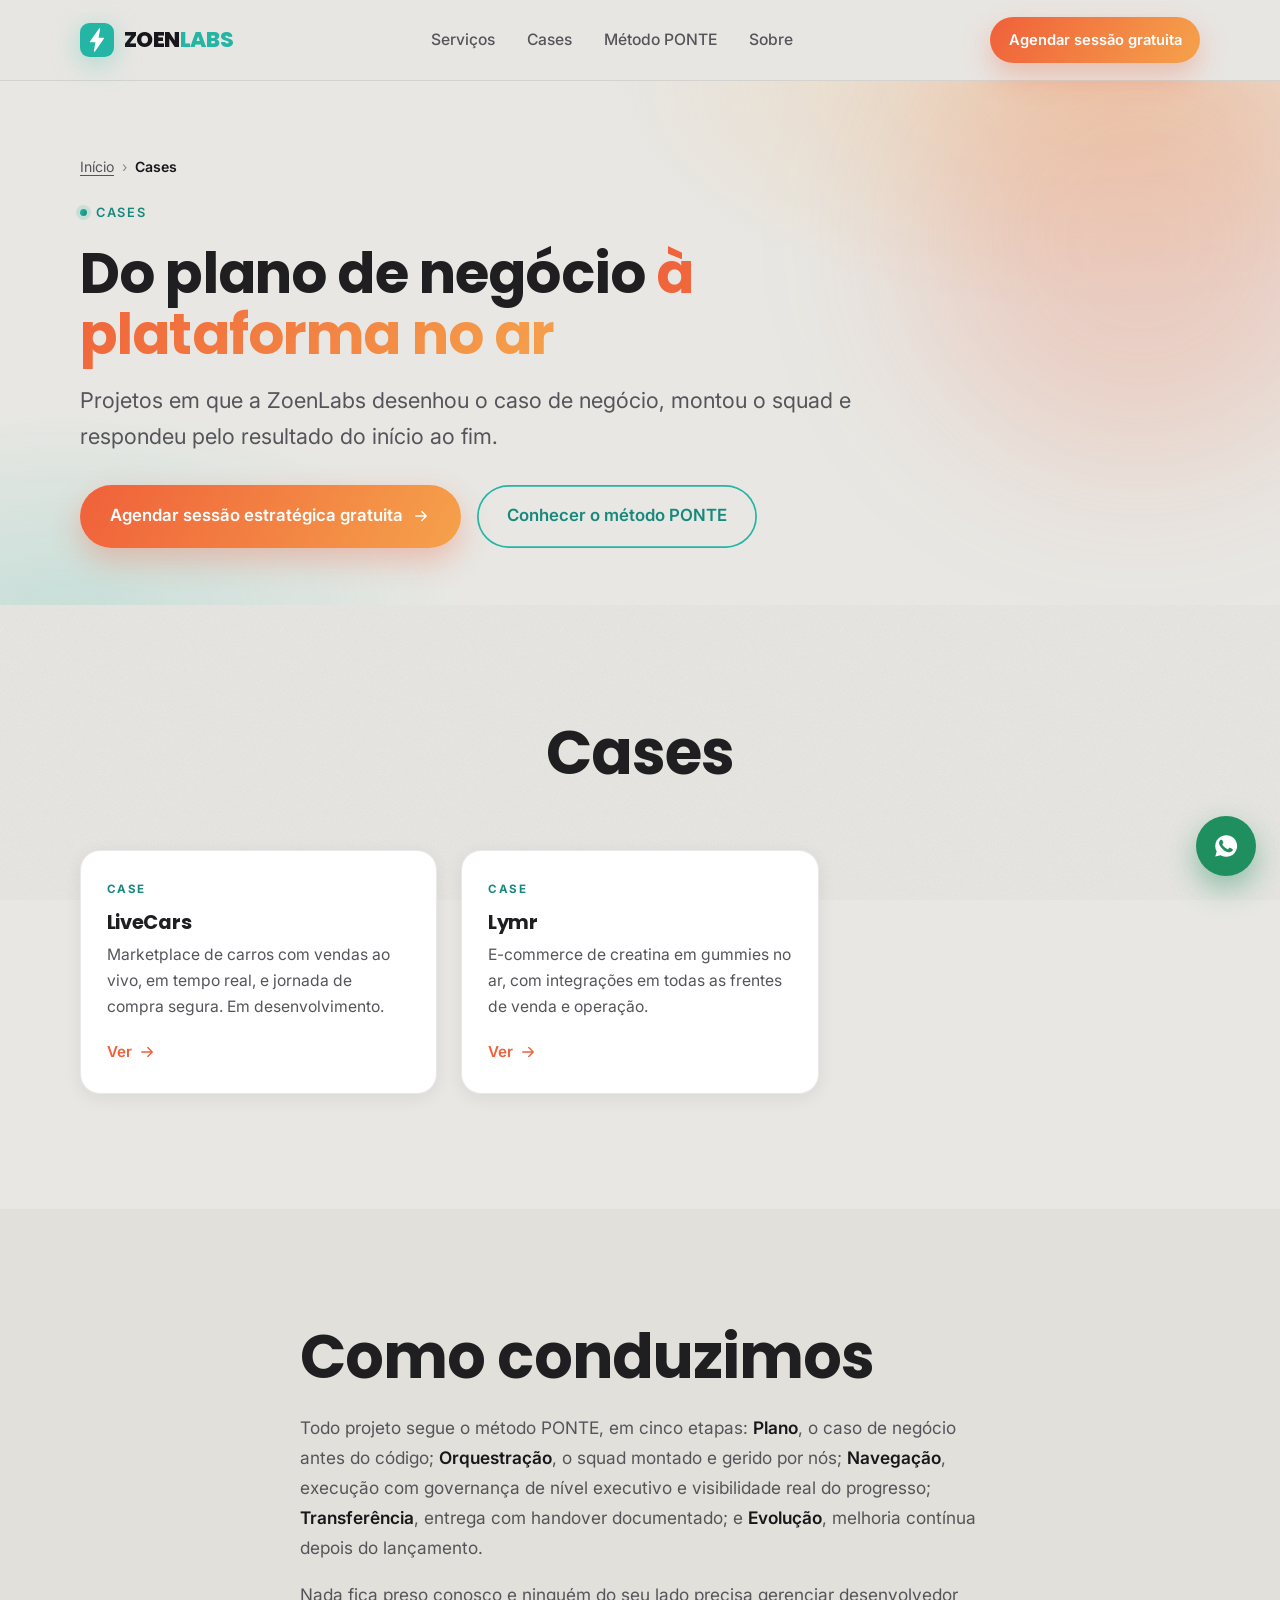
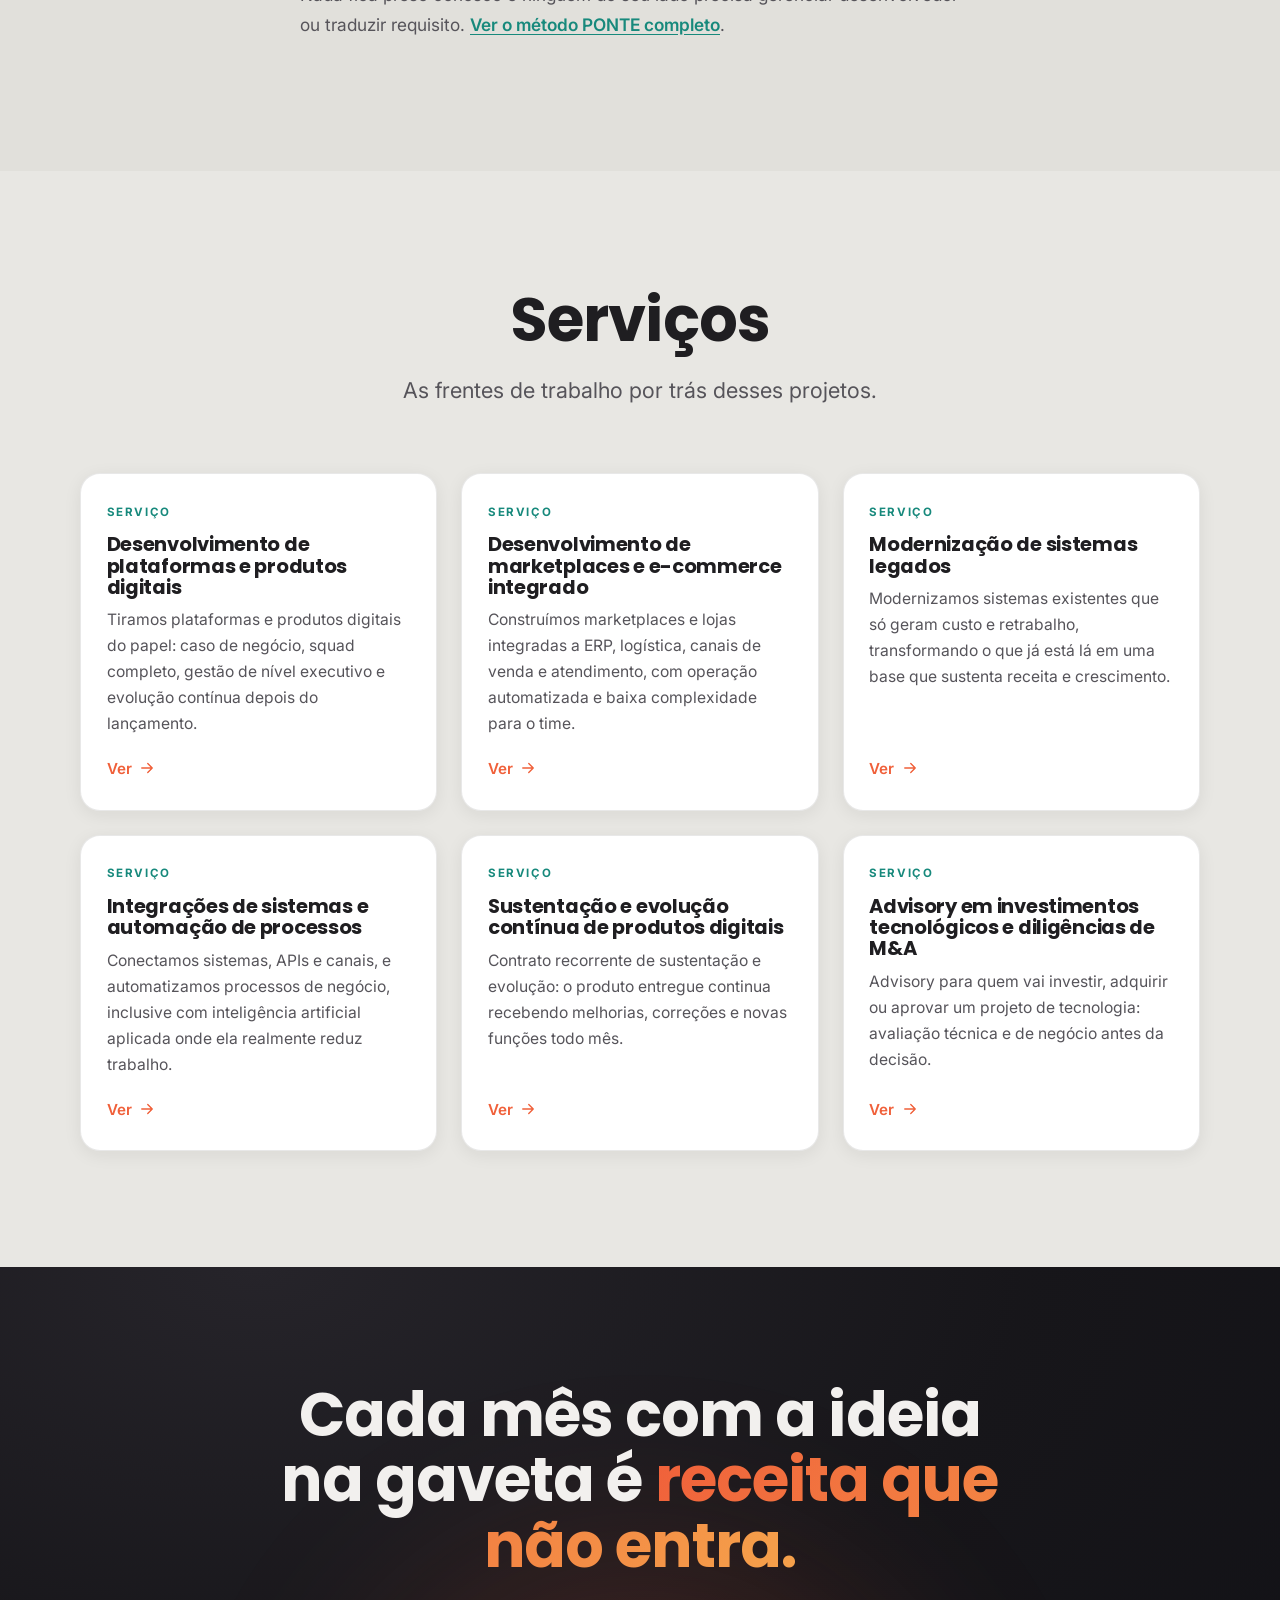
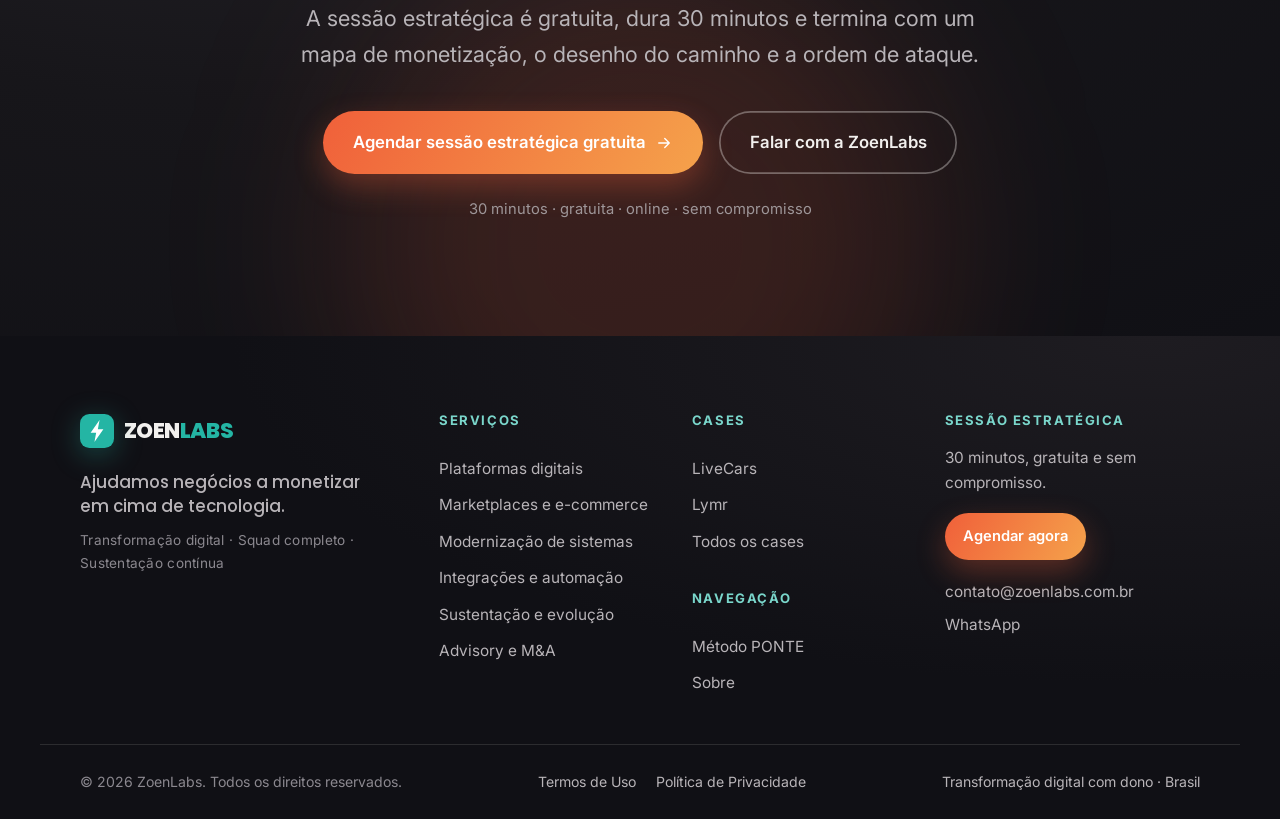
<file: cases/index.html>
<!DOCTYPE html>
<html lang="pt-BR">
<head>
  <meta charset="UTF-8" />
  <meta name="viewport" content="width=device-width, initial-scale=1.0" />
  <meta name="theme-color" content="#e8e7e3" media="(prefers-color-scheme: light)" />
  <meta name="theme-color" content="#17161a" media="(prefers-color-scheme: dark)" />

  <title>Cases | ZoenLabs</title>
  <meta name="description" content="Projetos conduzidos pela ZoenLabs do caso de negócio à plataforma no ar: LiveCars, marketplace de carros ao vivo, e Lymr, e-commerce integrado." />
  <meta name="author" content="ZoenLabs" />
  <meta name="robots" content="index, follow, max-image-preview:large, max-snippet:-1, max-video-preview:-1" />
  <link rel="canonical" href="https://www.zoenlabs.com.br/cases" />

  <meta name="language" content="Portuguese" />
  <meta http-equiv="content-language" content="pt-BR" />
  <meta name="geo.region" content="BR" />

  <meta property="og:type" content="website" />
  <meta property="og:site_name" content="ZoenLabs" />
  <meta property="og:locale" content="pt_BR" />
  <meta property="og:url" content="https://www.zoenlabs.com.br/cases" />
  <meta property="og:title" content="Cases da ZoenLabs" />
  <meta property="og:description" content="Projetos conduzidos pela ZoenLabs do caso de negócio à plataforma no ar: LiveCars, marketplace de carros ao vivo, e Lymr, e-commerce integrado." />
  <meta property="og:image" content="https://www.zoenlabs.com.br/assets/img/og-zoenlabs.jpg" />

  <meta name="twitter:card" content="summary_large_image" />
  <meta name="twitter:title" content="Cases da ZoenLabs" />
  <meta name="twitter:description" content="Projetos conduzidos pela ZoenLabs do caso de negócio à plataforma no ar: LiveCars, marketplace de carros ao vivo, e Lymr, e-commerce integrado." />
  <meta name="twitter:image" content="https://www.zoenlabs.com.br/assets/img/og-zoenlabs.jpg" />

  <link rel="icon" href="/favicon.ico?v=2" sizes="any" />
  <link rel="icon" type="image/svg+xml" href="/assets/img/favicon.svg?v=2" />
  <link rel="apple-touch-icon" sizes="180x180" href="/assets/img/apple-touch-icon.png?v=2" />
  <link rel="manifest" href="/site.webmanifest" />

  <script type="application/ld+json">
{
  "@context": "https://schema.org",
  "@graph": [
    {
      "@type": "BreadcrumbList",
      "@id": "https://www.zoenlabs.com.br/cases#breadcrumb",
      "itemListElement": [
        {
          "@type": "ListItem",
          "position": 1,
          "name": "Início",
          "item": "https://www.zoenlabs.com.br/"
        },
        {
          "@type": "ListItem",
          "position": 2,
          "name": "Cases",
          "item": "https://www.zoenlabs.com.br/cases"
        }
      ]
    },
    {
      "@type": "WebPage",
      "@id": "https://www.zoenlabs.com.br/cases#webpage",
      "url": "https://www.zoenlabs.com.br/cases",
      "name": "Cases | ZoenLabs",
      "description": "Projetos conduzidos pela ZoenLabs do caso de negócio à plataforma no ar: LiveCars, marketplace de carros ao vivo, e Lymr, e-commerce integrado.",
      "inLanguage": "pt-BR",
      "isPartOf": {
        "@id": "https://www.zoenlabs.com.br/#website"
      },
      "breadcrumb": {
        "@id": "https://www.zoenlabs.com.br/cases#breadcrumb"
      },
      "about": {
        "@id": "https://www.zoenlabs.com.br/#organization"
      }
    },
    {
      "@type": "ItemList",
      "@id": "https://www.zoenlabs.com.br/cases#lista",
      "name": "Cases da ZoenLabs",
      "itemListElement": [
        {
          "@type": "ListItem",
          "position": 1,
          "name": "LiveCars",
          "url": "https://www.zoenlabs.com.br/cases/livecars"
        },
        {
          "@type": "ListItem",
          "position": 2,
          "name": "Lymr",
          "url": "https://www.zoenlabs.com.br/cases/lymr"
        }
      ]
    }
  ]
}
  </script>

  <link rel="preconnect" href="https://fonts.googleapis.com" />
  <link rel="preconnect" href="https://fonts.gstatic.com" crossorigin />
  <link href="https://fonts.googleapis.com/css2?family=Poppins:wght@500;600;700;800&family=Inter:wght@400;500;600;700&display=swap" rel="stylesheet" />
  <link rel="stylesheet" href="/assets/css/styles.css?v=12" />
</head>
<body>
  <div class="grain" aria-hidden="true"></div>

  <header class="nav nav--inner" id="nav">
    <div class="container nav__inner">
      <a href="/" class="brand" aria-label="ZoenLabs, início">
        <span class="brand__mark" aria-hidden="true">
          <svg viewBox="0 0 40 40" width="34" height="34">
            <rect width="40" height="40" rx="11" fill="var(--teal)"/>
            <path d="M23 7 L12.5 22 H19 L17 33 L27.5 18 H21 L23 7 Z" fill="#fff" stroke="#fff" stroke-width="1.4" stroke-linejoin="round"/>
          </svg>
        </span>
        <span class="brand__text">ZOEN<span>LABS</span></span>
      </a>
      <nav class="nav__links" aria-label="Navegação principal">
        <a href="/servicos">Serviços</a>
        <a href="/cases">Cases</a>
        <a href="/#metodo">Método PONTE</a>
        <a href="/#fundador">Sobre</a>
      </nav>
      <div class="nav__actions">
        <a href="/#aplicacao" class="btn btn--primary btn--sm">Agendar sessão gratuita</a>
        <button class="nav__toggle" id="navToggle" aria-label="Abrir menu" aria-expanded="false">
          <span></span><span></span><span></span>
        </button>
      </div>
    </div>
    <div class="nav__mobile" id="navMobile" hidden>
      <a href="/servicos">Serviços</a>
      <a href="/cases">Cases</a>
      <a href="/#metodo">Método PONTE</a>
      <a href="/#fundador">Sobre</a>
      <a href="/#aplicacao" class="btn btn--primary">Agendar sessão gratuita</a>
    </div>
  </header>

  <main>
    <section class="page-hero">
      <div class="page-hero__glow" aria-hidden="true"></div>
      <div class="container">
        <nav class="crumbs" aria-label="Você está em"><a href="/">Início</a> <span aria-hidden="true">›</span> <span aria-current="page">Cases</span></nav>
        <span class="eyebrow"><span class="eyebrow__dot"></span> Cases</span>
        <h1 class="page-hero__title">Do plano de negócio <span class="text-accent">à plataforma no ar</span></h1>
        <p class="page-hero__lead">Projetos em que a ZoenLabs desenhou o caso de negócio, montou o squad e respondeu pelo resultado do início ao fim.</p>
        <div class="page-hero__cta">
          <a href="/#aplicacao" class="btn btn--primary btn--lg">Agendar sessão estratégica gratuita <svg viewBox="0 0 24 24" width="18" height="18" fill="none" aria-hidden="true"><path d="M5 12h14M13 6l6 6-6 6" stroke="currentColor" stroke-width="1.8" stroke-linecap="round" stroke-linejoin="round"/></svg></a>
          <a href="/#metodo" class="btn btn--ghost btn--lg">Conhecer o método PONTE</a>
        </div>
      </div>
    </section>

    <section class="section ">
      <div class="container">
        <div class="section__head">
          <h2 class="section__title">Cases</h2>
          
        </div>
        <div class="linkcards">
          <a class="linkcard" href="/cases/livecars">
            <span class="linkcard__tag">Case</span>
            <h3>LiveCars</h3>
            <p>Marketplace de carros com vendas ao vivo, em tempo real, e jornada de compra segura. Em desenvolvimento.</p>
            <span class="linkcard__cta">Ver <svg viewBox="0 0 24 24" width="18" height="18" fill="none" aria-hidden="true"><path d="M5 12h14M13 6l6 6-6 6" stroke="currentColor" stroke-width="1.8" stroke-linecap="round" stroke-linejoin="round"/></svg></span>
          </a>
          <a class="linkcard" href="/cases/lymr">
            <span class="linkcard__tag">Case</span>
            <h3>Lymr</h3>
            <p>E-commerce de creatina em gummies no ar, com integrações em todas as frentes de venda e operação.</p>
            <span class="linkcard__cta">Ver <svg viewBox="0 0 24 24" width="18" height="18" fill="none" aria-hidden="true"><path d="M5 12h14M13 6l6 6-6 6" stroke="currentColor" stroke-width="1.8" stroke-linecap="round" stroke-linejoin="round"/></svg></span>
          </a>
        </div>
      </div>
    </section>

    <section class="section section--alt">
      <div class="container prose">
        <h2 class="section__title">Como conduzimos</h2>
          <p class="prose__p">Todo projeto segue o método PONTE, em cinco etapas: <strong>Plano</strong>, o caso de negócio antes do código; <strong>Orquestração</strong>, o squad montado e gerido por nós; <strong>Navegação</strong>, execução com governança de nível executivo e visibilidade real do progresso; <strong>Transferência</strong>, entrega com handover documentado; e <strong>Evolução</strong>, melhoria contínua depois do lançamento.</p>
          <p class="prose__p">Nada fica preso conosco e ninguém do seu lado precisa gerenciar desenvolvedor ou traduzir requisito. <a href="/#metodo">Ver o método PONTE completo</a>.</p>
      </div>
    </section>

    <section class="section ">
      <div class="container">
        <div class="section__head">
          <h2 class="section__title">Serviços</h2>
          <p class="section__text section__text--center">As frentes de trabalho por trás desses projetos.</p>
        </div>
        <div class="linkcards">
          <a class="linkcard" href="/servicos/plataformas-digitais">
            <span class="linkcard__tag">Serviço</span>
            <h3>Desenvolvimento de plataformas e produtos digitais</h3>
            <p>Tiramos plataformas e produtos digitais do papel: caso de negócio, squad completo, gestão de nível executivo e evolução contínua depois do lançamento.</p>
            <span class="linkcard__cta">Ver <svg viewBox="0 0 24 24" width="18" height="18" fill="none" aria-hidden="true"><path d="M5 12h14M13 6l6 6-6 6" stroke="currentColor" stroke-width="1.8" stroke-linecap="round" stroke-linejoin="round"/></svg></span>
          </a>
          <a class="linkcard" href="/servicos/marketplaces-e-ecommerce">
            <span class="linkcard__tag">Serviço</span>
            <h3>Desenvolvimento de marketplaces e e-commerce integrado</h3>
            <p>Construímos marketplaces e lojas integradas a ERP, logística, canais de venda e atendimento, com operação automatizada e baixa complexidade para o time.</p>
            <span class="linkcard__cta">Ver <svg viewBox="0 0 24 24" width="18" height="18" fill="none" aria-hidden="true"><path d="M5 12h14M13 6l6 6-6 6" stroke="currentColor" stroke-width="1.8" stroke-linecap="round" stroke-linejoin="round"/></svg></span>
          </a>
          <a class="linkcard" href="/servicos/modernizacao-de-sistemas">
            <span class="linkcard__tag">Serviço</span>
            <h3>Modernização de sistemas legados</h3>
            <p>Modernizamos sistemas existentes que só geram custo e retrabalho, transformando o que já está lá em uma base que sustenta receita e crescimento.</p>
            <span class="linkcard__cta">Ver <svg viewBox="0 0 24 24" width="18" height="18" fill="none" aria-hidden="true"><path d="M5 12h14M13 6l6 6-6 6" stroke="currentColor" stroke-width="1.8" stroke-linecap="round" stroke-linejoin="round"/></svg></span>
          </a>
          <a class="linkcard" href="/servicos/integracoes-e-automacao">
            <span class="linkcard__tag">Serviço</span>
            <h3>Integrações de sistemas e automação de processos</h3>
            <p>Conectamos sistemas, APIs e canais, e automatizamos processos de negócio, inclusive com inteligência artificial aplicada onde ela realmente reduz trabalho.</p>
            <span class="linkcard__cta">Ver <svg viewBox="0 0 24 24" width="18" height="18" fill="none" aria-hidden="true"><path d="M5 12h14M13 6l6 6-6 6" stroke="currentColor" stroke-width="1.8" stroke-linecap="round" stroke-linejoin="round"/></svg></span>
          </a>
          <a class="linkcard" href="/servicos/sustentacao-e-evolucao">
            <span class="linkcard__tag">Serviço</span>
            <h3>Sustentação e evolução contínua de produtos digitais</h3>
            <p>Contrato recorrente de sustentação e evolução: o produto entregue continua recebendo melhorias, correções e novas funções todo mês.</p>
            <span class="linkcard__cta">Ver <svg viewBox="0 0 24 24" width="18" height="18" fill="none" aria-hidden="true"><path d="M5 12h14M13 6l6 6-6 6" stroke="currentColor" stroke-width="1.8" stroke-linecap="round" stroke-linejoin="round"/></svg></span>
          </a>
          <a class="linkcard" href="/servicos/advisory-tecnologia-ma">
            <span class="linkcard__tag">Serviço</span>
            <h3>Advisory em investimentos tecnológicos e diligências de M&A</h3>
            <p>Advisory para quem vai investir, adquirir ou aprovar um projeto de tecnologia: avaliação técnica e de negócio antes da decisão.</p>
            <span class="linkcard__cta">Ver <svg viewBox="0 0 24 24" width="18" height="18" fill="none" aria-hidden="true"><path d="M5 12h14M13 6l6 6-6 6" stroke="currentColor" stroke-width="1.8" stroke-linecap="round" stroke-linejoin="round"/></svg></span>
          </a>
        </div>
      </div>
    </section>

    <section class="section section--cta">
      <div class="cta__glow" aria-hidden="true"></div>
      <div class="container cta">
        <h2 class="cta__title">Cada mês com a ideia na gaveta é <span class="text-accent">receita que não entra.</span></h2>
        <p class="cta__text">A sessão estratégica é gratuita, dura 30 minutos e termina com um mapa de monetização, o desenho do caminho e a ordem de ataque.</p>
        <div class="cta__actions">
          <a href="/#aplicacao" class="btn btn--primary btn--lg">Agendar sessão estratégica gratuita <svg viewBox="0 0 24 24" width="18" height="18" fill="none" aria-hidden="true"><path d="M5 12h14M13 6l6 6-6 6" stroke="currentColor" stroke-width="1.8" stroke-linecap="round" stroke-linejoin="round"/></svg></a>
          <a href="https://wa.me/5519995735894?text=Ol%C3%A1%2C%20quero%20falar%20com%20a%20ZoenLabs%20sobre%20monetizar%20com%20tecnologia" class="btn btn--outline-dark btn--lg" target="_blank" rel="noopener">Falar com a ZoenLabs</a>
        </div>
        <p class="cta__reassure">30 minutos · gratuita · online · sem compromisso</p>
      </div>
    </section>
  </main>

  <footer class="footer">
    <div class="container footer__inner">
      <div class="footer__brand">
        <a href="/" class="brand brand--footer">
          <span class="brand__mark" aria-hidden="true">
            <svg viewBox="0 0 40 40" width="34" height="34">
              <rect width="40" height="40" rx="11" fill="var(--teal)"/>
              <path d="M23 7 L12.5 22 H19 L17 33 L27.5 18 H21 L23 7 Z" fill="#fff"/>
            </svg>
          </span>
          <span class="brand__text">ZOEN<span>LABS</span></span>
        </a>
        <p class="footer__tag">Ajudamos negócios a monetizar<br />em cima de tecnologia.</p>
        <p class="footer__pillars">Transformação digital · Squad completo · Sustentação contínua</p>
      </div>

      <nav class="footer__nav" aria-label="Serviços">
        <h4>Serviços</h4>
        <a href="/servicos/plataformas-digitais">Plataformas digitais</a>
        <a href="/servicos/marketplaces-e-ecommerce">Marketplaces e e-commerce</a>
        <a href="/servicos/modernizacao-de-sistemas">Modernização de sistemas</a>
        <a href="/servicos/integracoes-e-automacao">Integrações e automação</a>
        <a href="/servicos/sustentacao-e-evolucao">Sustentação e evolução</a>
        <a href="/servicos/advisory-tecnologia-ma">Advisory e M&amp;A</a>
      </nav>

      <nav class="footer__nav" aria-label="Cases e navegação">
        <h4>Cases</h4>
        <a href="/cases/livecars">LiveCars</a>
        <a href="/cases/lymr">Lymr</a>
        <a href="/cases">Todos os cases</a>
        <h4 class="footer__h4--spaced">Navegação</h4>
        <a href="/#metodo">Método PONTE</a>
        <a href="/#fundador">Sobre</a>
      </nav>

      <div class="footer__cta">
        <h4>Sessão estratégica</h4>
        <p>30 minutos, gratuita e sem compromisso.</p>
        <a href="/#aplicacao" class="btn btn--primary btn--sm">Agendar agora</a>
        <div class="footer__contact footer__contact--compact">
          <a href="mailto:contato@zoenlabs.com.br">contato@zoenlabs.com.br</a>
          <a href="https://wa.me/5519995735894" target="_blank" rel="noopener">WhatsApp</a>
        </div>
      </div>
    </div>

    <div class="container footer__bottom">
      <span>© <span id="year">2026</span> ZoenLabs. Todos os direitos reservados.</span>
      <nav class="footer__legal" aria-label="Legal">
        <a href="/termos">Termos de Uso</a>
        <a href="/politica-de-privacidade">Política de Privacidade</a>
      </nav>
      <span class="footer__made">Transformação digital com dono · Brasil</span>
    </div>
  </footer>

  <a href="https://wa.me/5519995735894?text=Ol%C3%A1%2C%20quero%20falar%20com%20a%20ZoenLabs%20sobre%20monetizar%20com%20tecnologia"
     class="whats-float" target="_blank" rel="noopener" aria-label="Chamar no WhatsApp">
    <svg viewBox="0 0 24 24" width="26" height="26" fill="currentColor"><path d="M12 2a10 10 0 0 0-8.6 15l-1.3 4.8 4.9-1.3A10 10 0 1 0 12 2Zm5.7 14.3c-.2.7-1.4 1.3-2 1.4-.5.1-1.2.1-1.9-.1-.4-.1-1-.3-1.8-.6-3-1.3-5-4.4-5.1-4.6-.2-.2-1.3-1.7-1.3-3.2 0-1.5.8-2.3 1-2.6.3-.3.6-.4.8-.4h.6c.2 0 .4 0 .6.5l.9 2c.1.2.1.4 0 .5l-.4.6-.3.3c-.2.2-.3.4-.1.7.2.3.9 1.5 2 2.4 1.4 1.2 2.4 1.5 2.7 1.7.3.1.5.1.7-.1l.8-1c.2-.3.4-.2.7-.1l2 .9c.3.2.5.2.6.4.1.1.1.7-.1 1.4Z"/></svg>
  </a>

  <script src="/assets/js/pages.js?v=1"></script>
</body>
</html>
</file>
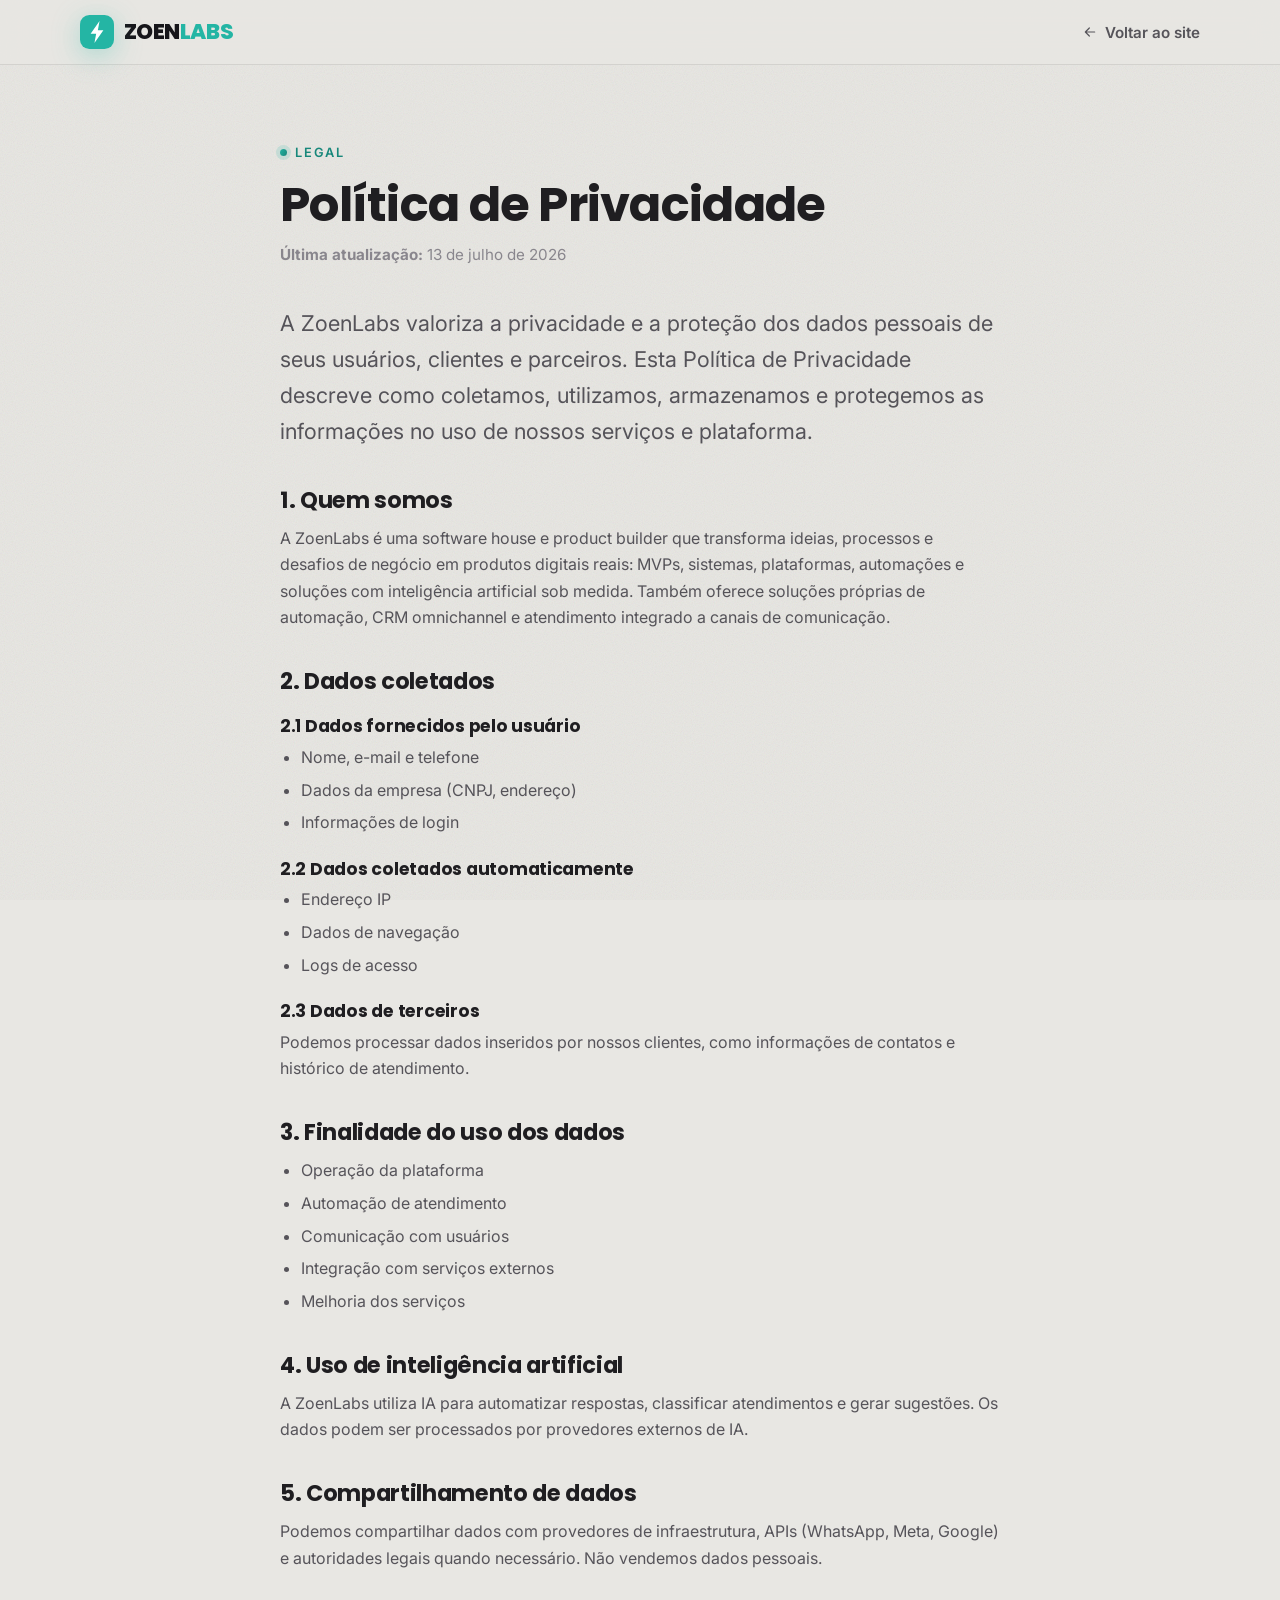
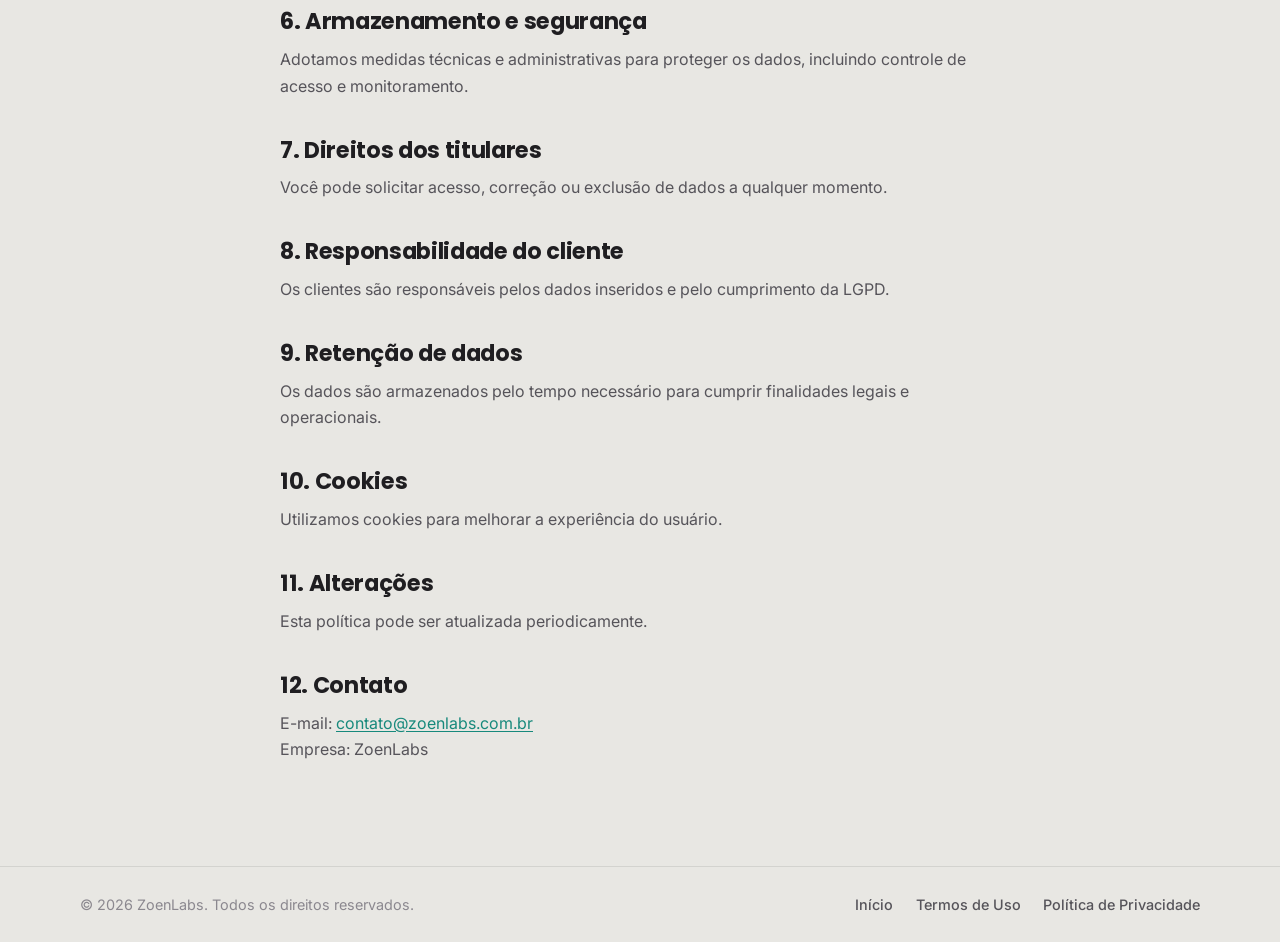
<file: politica-de-privacidade/index.html>
<!DOCTYPE html>
<html lang="pt-BR">
<head>
  <meta charset="UTF-8" />
  <meta name="viewport" content="width=device-width, initial-scale=1.0" />
  <meta name="theme-color" content="#e8e7e3" media="(prefers-color-scheme: light)" />
  <meta name="theme-color" content="#17161a" media="(prefers-color-scheme: dark)" />
  <title>Política de Privacidade — ZoenLabs</title>
  <meta name="description" content="Política de Privacidade da ZoenLabs. Saiba como coletamos, utilizamos, armazenamos e protegemos seus dados." />
  <link rel="canonical" href="https://www.zoenlabs.com.br/politica-de-privacidade" />
  <meta name="robots" content="index, follow" />

  <meta property="og:type" content="website" />
  <meta property="og:site_name" content="ZoenLabs" />
  <meta property="og:locale" content="pt_BR" />
  <meta property="og:url" content="https://www.zoenlabs.com.br/politica-de-privacidade" />
  <meta property="og:title" content="Política de Privacidade — ZoenLabs" />
  <meta property="og:description" content="Saiba como a ZoenLabs trata seus dados." />

  <link rel="icon" href="/favicon.ico" sizes="any" />
  <link rel="icon" type="image/svg+xml" href="/assets/img/favicon.svg" />
  <link rel="apple-touch-icon" sizes="180x180" href="/assets/img/apple-touch-icon.png" />

  <link rel="preconnect" href="https://fonts.googleapis.com" />
  <link rel="preconnect" href="https://fonts.gstatic.com" crossorigin />
  <link href="https://fonts.googleapis.com/css2?family=Poppins:wght@500;600;700;800&family=Inter:wght@400;500;600;700&display=swap" rel="stylesheet" />
  <link rel="stylesheet" href="/assets/css/styles.css?v=12" />
</head>
<body>
  <div class="grain" aria-hidden="true"></div>

  <header class="legal-topbar">
    <div class="container legal-topbar__inner">
      <a href="/" class="brand" aria-label="ZoenLabs — início">
        <span class="brand__mark" aria-hidden="true">
          <svg viewBox="0 0 40 40" width="34" height="34">
            <rect width="40" height="40" rx="11" fill="var(--teal)"/>
            <path d="M23 7 L12.5 22 H19 L17 33 L27.5 18 H21 L23 7 Z" fill="#fff"/>
          </svg>
        </span>
        <span class="brand__text">ZOEN<span>LABS</span></span>
      </a>
      <a href="/" class="legal-back">
        <svg viewBox="0 0 24 24" width="16" height="16" fill="none" aria-hidden="true"><path d="M19 12H5M11 18l-6-6 6-6" stroke="currentColor" stroke-width="1.8" stroke-linecap="round" stroke-linejoin="round"/></svg>
        Voltar ao site
      </a>
    </div>
  </header>

  <main class="legal-doc">
    <span class="legal-doc__eyebrow"><span class="eyebrow__dot"></span> Legal</span>
    <h1>Política de Privacidade</h1>
    <p class="legal-updated"><strong>Última atualização:</strong> 13 de julho de 2026</p>

    <p class="legal-intro">A ZoenLabs valoriza a privacidade e a proteção dos dados pessoais de seus usuários, clientes e parceiros. Esta Política de Privacidade descreve como coletamos, utilizamos, armazenamos e protegemos as informações no uso de nossos serviços e plataforma.</p>

    <h2>1. Quem somos</h2>
    <p>A ZoenLabs é uma software house e product builder que transforma ideias, processos e desafios de negócio em produtos digitais reais: MVPs, sistemas, plataformas, automações e soluções com inteligência artificial sob medida. Também oferece soluções próprias de automação, CRM omnichannel e atendimento integrado a canais de comunicação.</p>

    <h2>2. Dados coletados</h2>
    <h3>2.1 Dados fornecidos pelo usuário</h3>
    <ul>
      <li>Nome, e-mail e telefone</li>
      <li>Dados da empresa (CNPJ, endereço)</li>
      <li>Informações de login</li>
    </ul>
    <h3>2.2 Dados coletados automaticamente</h3>
    <ul>
      <li>Endereço IP</li>
      <li>Dados de navegação</li>
      <li>Logs de acesso</li>
    </ul>
    <h3>2.3 Dados de terceiros</h3>
    <p>Podemos processar dados inseridos por nossos clientes, como informações de contatos e histórico de atendimento.</p>

    <h2>3. Finalidade do uso dos dados</h2>
    <ul>
      <li>Operação da plataforma</li>
      <li>Automação de atendimento</li>
      <li>Comunicação com usuários</li>
      <li>Integração com serviços externos</li>
      <li>Melhoria dos serviços</li>
    </ul>

    <h2>4. Uso de inteligência artificial</h2>
    <p>A ZoenLabs utiliza IA para automatizar respostas, classificar atendimentos e gerar sugestões. Os dados podem ser processados por provedores externos de IA.</p>

    <h2>5. Compartilhamento de dados</h2>
    <p>Podemos compartilhar dados com provedores de infraestrutura, APIs (WhatsApp, Meta, Google) e autoridades legais quando necessário. Não vendemos dados pessoais.</p>

    <h2>6. Armazenamento e segurança</h2>
    <p>Adotamos medidas técnicas e administrativas para proteger os dados, incluindo controle de acesso e monitoramento.</p>

    <h2>7. Direitos dos titulares</h2>
    <p>Você pode solicitar acesso, correção ou exclusão de dados a qualquer momento.</p>

    <h2>8. Responsabilidade do cliente</h2>
    <p>Os clientes são responsáveis pelos dados inseridos e pelo cumprimento da LGPD.</p>

    <h2>9. Retenção de dados</h2>
    <p>Os dados são armazenados pelo tempo necessário para cumprir finalidades legais e operacionais.</p>

    <h2>10. Cookies</h2>
    <p>Utilizamos cookies para melhorar a experiência do usuário.</p>

    <h2>11. Alterações</h2>
    <p>Esta política pode ser atualizada periodicamente.</p>

    <h2>12. Contato</h2>
    <p>
      E-mail: <a href="mailto:contato@zoenlabs.com.br">contato@zoenlabs.com.br</a><br />
      Empresa: ZoenLabs
    </p>
  </main>

  <footer class="legal-footer">
    <div class="container legal-footer__inner">
      <span>© <span id="year">2026</span> ZoenLabs. Todos os direitos reservados.</span>
      <nav class="legal-footer__links" aria-label="Legal">
        <a href="/">Início</a>
        <a href="/termos">Termos de Uso</a>
        <a href="/politica-de-privacidade">Política de Privacidade</a>
      </nav>
    </div>
  </footer>

  <script>document.getElementById("year").textContent = new Date().getFullYear();</script>
</body>
</html>
</file>
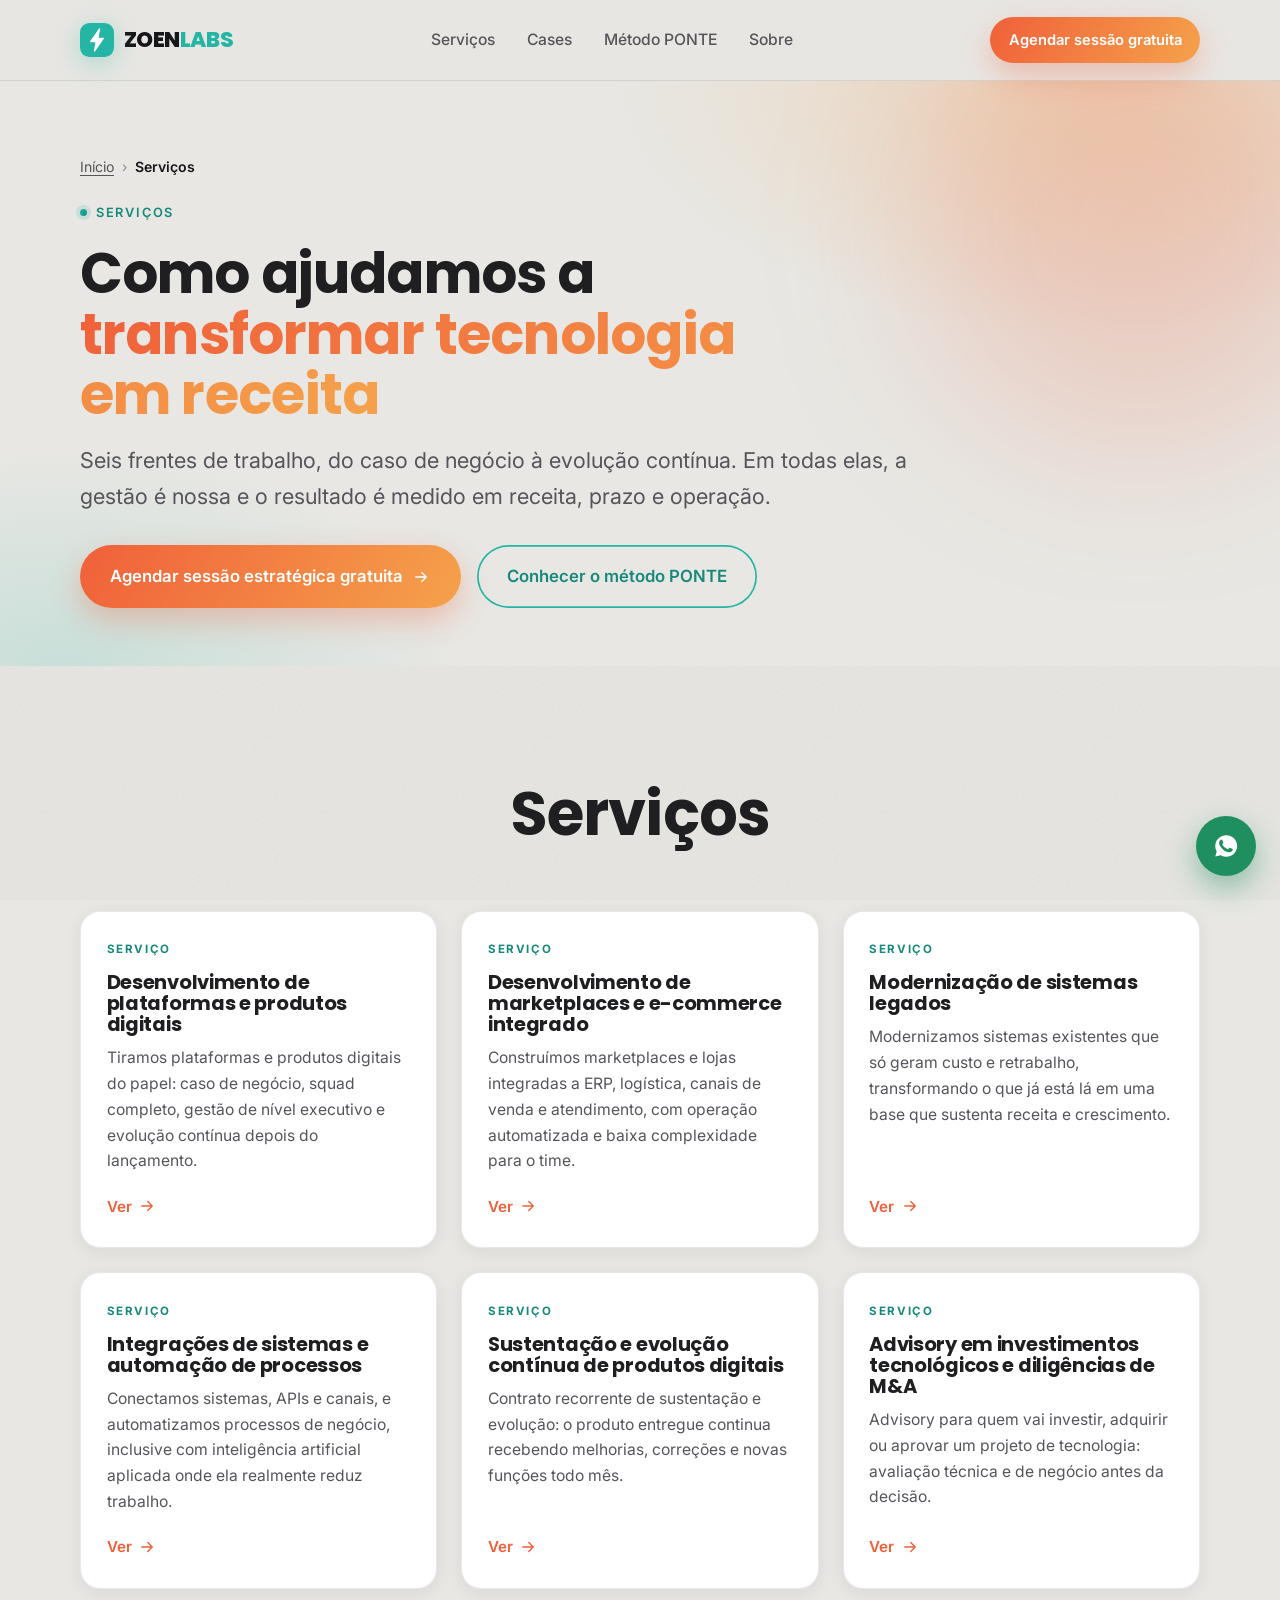
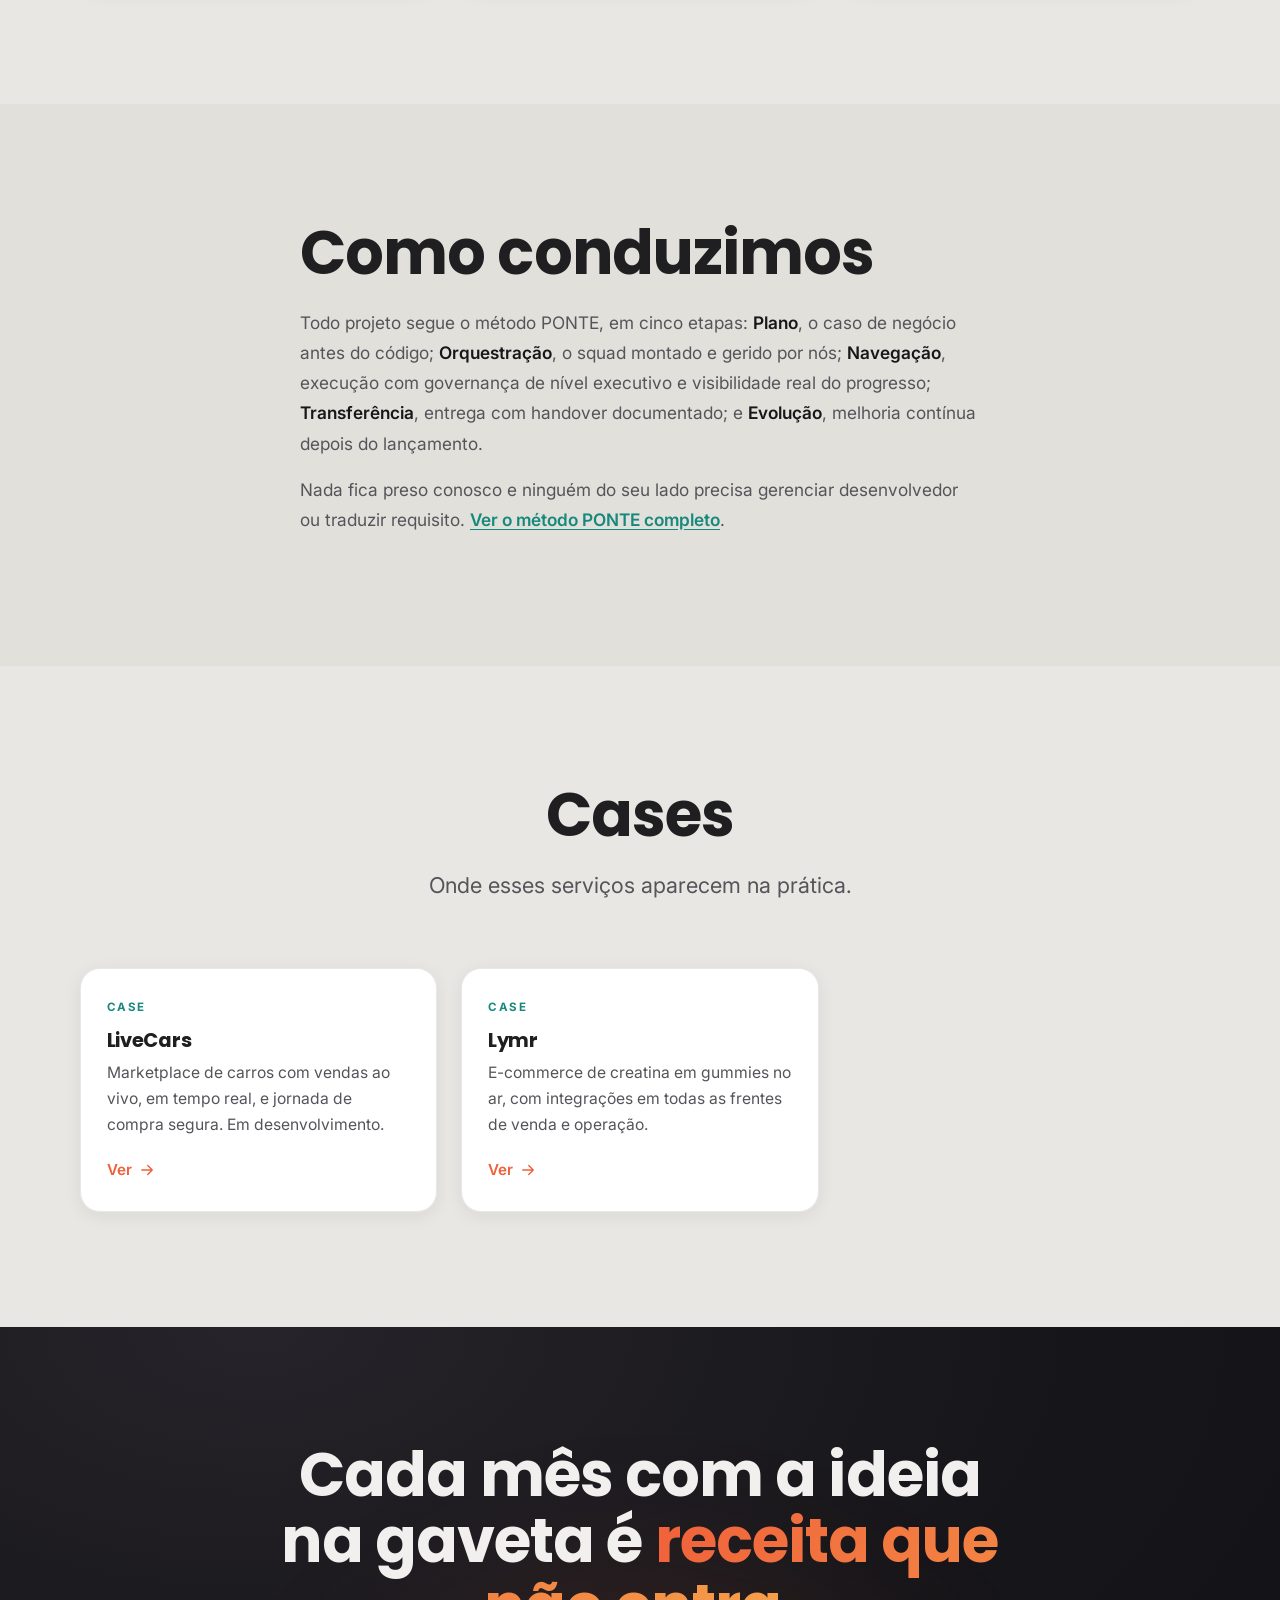
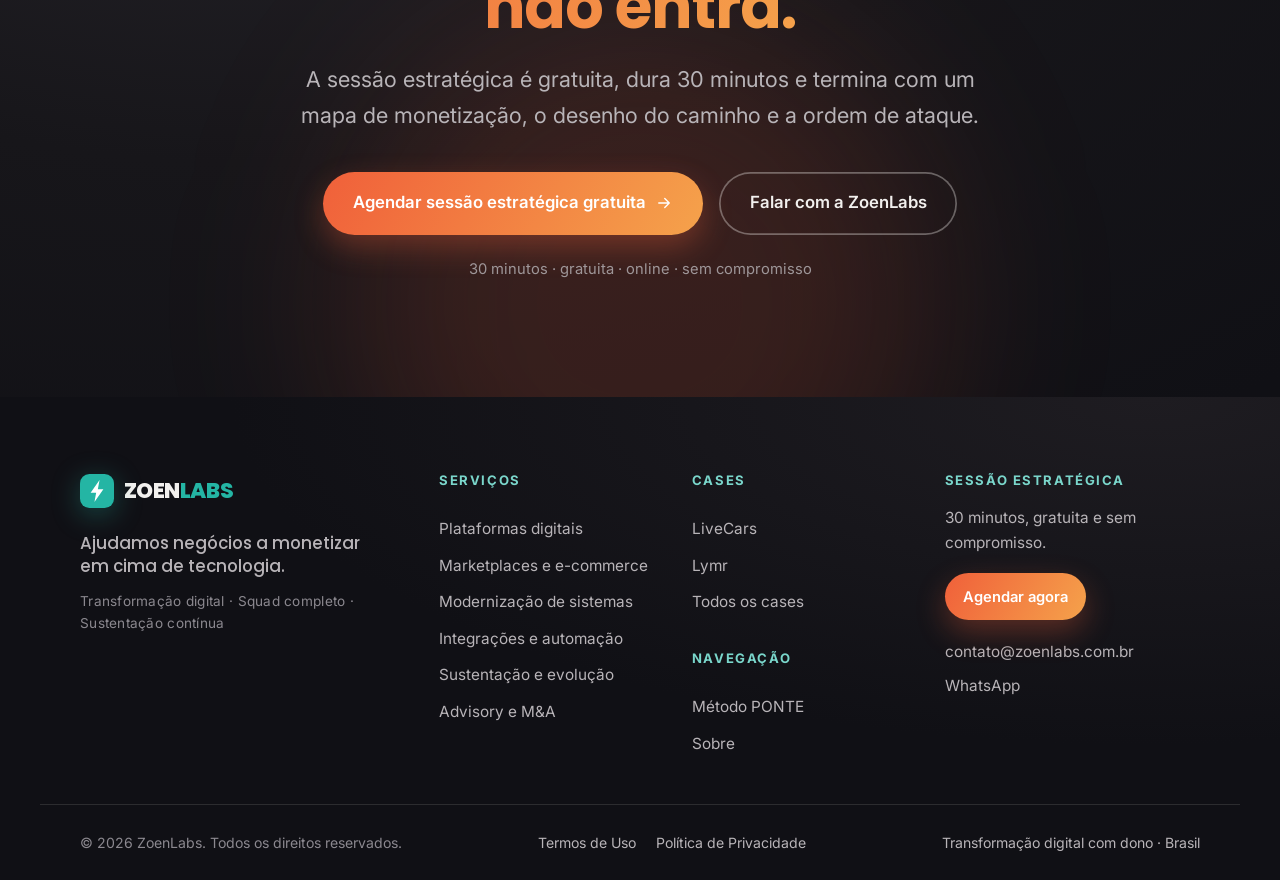
<file: servicos/index.html>
<!DOCTYPE html>
<html lang="pt-BR">
<head>
  <meta charset="UTF-8" />
  <meta name="viewport" content="width=device-width, initial-scale=1.0" />
  <meta name="theme-color" content="#e8e7e3" media="(prefers-color-scheme: light)" />
  <meta name="theme-color" content="#17161a" media="(prefers-color-scheme: dark)" />

  <title>Serviços | ZoenLabs</title>
  <meta name="description" content="Plataformas digitais, marketplaces e e-commerce, modernização de sistemas, integrações e automação, sustentação contínua e advisory em tecnologia e M&A." />
  <meta name="author" content="ZoenLabs" />
  <meta name="robots" content="index, follow, max-image-preview:large, max-snippet:-1, max-video-preview:-1" />
  <link rel="canonical" href="https://www.zoenlabs.com.br/servicos" />

  <meta name="language" content="Portuguese" />
  <meta http-equiv="content-language" content="pt-BR" />
  <meta name="geo.region" content="BR" />

  <meta property="og:type" content="website" />
  <meta property="og:site_name" content="ZoenLabs" />
  <meta property="og:locale" content="pt_BR" />
  <meta property="og:url" content="https://www.zoenlabs.com.br/servicos" />
  <meta property="og:title" content="Serviços da ZoenLabs" />
  <meta property="og:description" content="Plataformas digitais, marketplaces e e-commerce, modernização de sistemas, integrações e automação, sustentação contínua e advisory em tecnologia e M&A." />
  <meta property="og:image" content="https://www.zoenlabs.com.br/assets/img/og-zoenlabs.jpg" />

  <meta name="twitter:card" content="summary_large_image" />
  <meta name="twitter:title" content="Serviços da ZoenLabs" />
  <meta name="twitter:description" content="Plataformas digitais, marketplaces e e-commerce, modernização de sistemas, integrações e automação, sustentação contínua e advisory em tecnologia e M&A." />
  <meta name="twitter:image" content="https://www.zoenlabs.com.br/assets/img/og-zoenlabs.jpg" />

  <link rel="icon" href="/favicon.ico?v=2" sizes="any" />
  <link rel="icon" type="image/svg+xml" href="/assets/img/favicon.svg?v=2" />
  <link rel="apple-touch-icon" sizes="180x180" href="/assets/img/apple-touch-icon.png?v=2" />
  <link rel="manifest" href="/site.webmanifest" />

  <script type="application/ld+json">
{
  "@context": "https://schema.org",
  "@graph": [
    {
      "@type": "BreadcrumbList",
      "@id": "https://www.zoenlabs.com.br/servicos#breadcrumb",
      "itemListElement": [
        {
          "@type": "ListItem",
          "position": 1,
          "name": "Início",
          "item": "https://www.zoenlabs.com.br/"
        },
        {
          "@type": "ListItem",
          "position": 2,
          "name": "Serviços",
          "item": "https://www.zoenlabs.com.br/servicos"
        }
      ]
    },
    {
      "@type": "WebPage",
      "@id": "https://www.zoenlabs.com.br/servicos#webpage",
      "url": "https://www.zoenlabs.com.br/servicos",
      "name": "Serviços | ZoenLabs",
      "description": "Plataformas digitais, marketplaces e e-commerce, modernização de sistemas, integrações e automação, sustentação contínua e advisory em tecnologia e M&A.",
      "inLanguage": "pt-BR",
      "isPartOf": {
        "@id": "https://www.zoenlabs.com.br/#website"
      },
      "breadcrumb": {
        "@id": "https://www.zoenlabs.com.br/servicos#breadcrumb"
      },
      "about": {
        "@id": "https://www.zoenlabs.com.br/#organization"
      }
    },
    {
      "@type": "ItemList",
      "@id": "https://www.zoenlabs.com.br/servicos#lista",
      "name": "Serviços da ZoenLabs",
      "itemListElement": [
        {
          "@type": "ListItem",
          "position": 1,
          "name": "Desenvolvimento de plataformas e produtos digitais",
          "url": "https://www.zoenlabs.com.br/servicos/plataformas-digitais"
        },
        {
          "@type": "ListItem",
          "position": 2,
          "name": "Desenvolvimento de marketplaces e e-commerce integrado",
          "url": "https://www.zoenlabs.com.br/servicos/marketplaces-e-ecommerce"
        },
        {
          "@type": "ListItem",
          "position": 3,
          "name": "Modernização de sistemas legados",
          "url": "https://www.zoenlabs.com.br/servicos/modernizacao-de-sistemas"
        },
        {
          "@type": "ListItem",
          "position": 4,
          "name": "Integrações de sistemas e automação de processos com inteligência artificial",
          "url": "https://www.zoenlabs.com.br/servicos/integracoes-e-automacao"
        },
        {
          "@type": "ListItem",
          "position": 5,
          "name": "Sustentação e evolução contínua de produtos digitais",
          "url": "https://www.zoenlabs.com.br/servicos/sustentacao-e-evolucao"
        },
        {
          "@type": "ListItem",
          "position": 6,
          "name": "Advisory em investimentos tecnológicos e diligências de M&A",
          "url": "https://www.zoenlabs.com.br/servicos/advisory-tecnologia-ma"
        }
      ]
    }
  ]
}
  </script>

  <link rel="preconnect" href="https://fonts.googleapis.com" />
  <link rel="preconnect" href="https://fonts.gstatic.com" crossorigin />
  <link href="https://fonts.googleapis.com/css2?family=Poppins:wght@500;600;700;800&family=Inter:wght@400;500;600;700&display=swap" rel="stylesheet" />
  <link rel="stylesheet" href="/assets/css/styles.css?v=12" />
</head>
<body>
  <div class="grain" aria-hidden="true"></div>

  <header class="nav nav--inner" id="nav">
    <div class="container nav__inner">
      <a href="/" class="brand" aria-label="ZoenLabs, início">
        <span class="brand__mark" aria-hidden="true">
          <svg viewBox="0 0 40 40" width="34" height="34">
            <rect width="40" height="40" rx="11" fill="var(--teal)"/>
            <path d="M23 7 L12.5 22 H19 L17 33 L27.5 18 H21 L23 7 Z" fill="#fff" stroke="#fff" stroke-width="1.4" stroke-linejoin="round"/>
          </svg>
        </span>
        <span class="brand__text">ZOEN<span>LABS</span></span>
      </a>
      <nav class="nav__links" aria-label="Navegação principal">
        <a href="/servicos">Serviços</a>
        <a href="/cases">Cases</a>
        <a href="/#metodo">Método PONTE</a>
        <a href="/#fundador">Sobre</a>
      </nav>
      <div class="nav__actions">
        <a href="/#aplicacao" class="btn btn--primary btn--sm">Agendar sessão gratuita</a>
        <button class="nav__toggle" id="navToggle" aria-label="Abrir menu" aria-expanded="false">
          <span></span><span></span><span></span>
        </button>
      </div>
    </div>
    <div class="nav__mobile" id="navMobile" hidden>
      <a href="/servicos">Serviços</a>
      <a href="/cases">Cases</a>
      <a href="/#metodo">Método PONTE</a>
      <a href="/#fundador">Sobre</a>
      <a href="/#aplicacao" class="btn btn--primary">Agendar sessão gratuita</a>
    </div>
  </header>

  <main>
    <section class="page-hero">
      <div class="page-hero__glow" aria-hidden="true"></div>
      <div class="container">
        <nav class="crumbs" aria-label="Você está em"><a href="/">Início</a> <span aria-hidden="true">›</span> <span aria-current="page">Serviços</span></nav>
        <span class="eyebrow"><span class="eyebrow__dot"></span> Serviços</span>
        <h1 class="page-hero__title">Como ajudamos a <span class="text-accent">transformar tecnologia em receita</span></h1>
        <p class="page-hero__lead">Seis frentes de trabalho, do caso de negócio à evolução contínua. Em todas elas, a gestão é nossa e o resultado é medido em receita, prazo e operação.</p>
        <div class="page-hero__cta">
          <a href="/#aplicacao" class="btn btn--primary btn--lg">Agendar sessão estratégica gratuita <svg viewBox="0 0 24 24" width="18" height="18" fill="none" aria-hidden="true"><path d="M5 12h14M13 6l6 6-6 6" stroke="currentColor" stroke-width="1.8" stroke-linecap="round" stroke-linejoin="round"/></svg></a>
          <a href="/#metodo" class="btn btn--ghost btn--lg">Conhecer o método PONTE</a>
        </div>
      </div>
    </section>

    <section class="section ">
      <div class="container">
        <div class="section__head">
          <h2 class="section__title">Serviços</h2>
          
        </div>
        <div class="linkcards">
          <a class="linkcard" href="/servicos/plataformas-digitais">
            <span class="linkcard__tag">Serviço</span>
            <h3>Desenvolvimento de plataformas e produtos digitais</h3>
            <p>Tiramos plataformas e produtos digitais do papel: caso de negócio, squad completo, gestão de nível executivo e evolução contínua depois do lançamento.</p>
            <span class="linkcard__cta">Ver <svg viewBox="0 0 24 24" width="18" height="18" fill="none" aria-hidden="true"><path d="M5 12h14M13 6l6 6-6 6" stroke="currentColor" stroke-width="1.8" stroke-linecap="round" stroke-linejoin="round"/></svg></span>
          </a>
          <a class="linkcard" href="/servicos/marketplaces-e-ecommerce">
            <span class="linkcard__tag">Serviço</span>
            <h3>Desenvolvimento de marketplaces e e-commerce integrado</h3>
            <p>Construímos marketplaces e lojas integradas a ERP, logística, canais de venda e atendimento, com operação automatizada e baixa complexidade para o time.</p>
            <span class="linkcard__cta">Ver <svg viewBox="0 0 24 24" width="18" height="18" fill="none" aria-hidden="true"><path d="M5 12h14M13 6l6 6-6 6" stroke="currentColor" stroke-width="1.8" stroke-linecap="round" stroke-linejoin="round"/></svg></span>
          </a>
          <a class="linkcard" href="/servicos/modernizacao-de-sistemas">
            <span class="linkcard__tag">Serviço</span>
            <h3>Modernização de sistemas legados</h3>
            <p>Modernizamos sistemas existentes que só geram custo e retrabalho, transformando o que já está lá em uma base que sustenta receita e crescimento.</p>
            <span class="linkcard__cta">Ver <svg viewBox="0 0 24 24" width="18" height="18" fill="none" aria-hidden="true"><path d="M5 12h14M13 6l6 6-6 6" stroke="currentColor" stroke-width="1.8" stroke-linecap="round" stroke-linejoin="round"/></svg></span>
          </a>
          <a class="linkcard" href="/servicos/integracoes-e-automacao">
            <span class="linkcard__tag">Serviço</span>
            <h3>Integrações de sistemas e automação de processos</h3>
            <p>Conectamos sistemas, APIs e canais, e automatizamos processos de negócio, inclusive com inteligência artificial aplicada onde ela realmente reduz trabalho.</p>
            <span class="linkcard__cta">Ver <svg viewBox="0 0 24 24" width="18" height="18" fill="none" aria-hidden="true"><path d="M5 12h14M13 6l6 6-6 6" stroke="currentColor" stroke-width="1.8" stroke-linecap="round" stroke-linejoin="round"/></svg></span>
          </a>
          <a class="linkcard" href="/servicos/sustentacao-e-evolucao">
            <span class="linkcard__tag">Serviço</span>
            <h3>Sustentação e evolução contínua de produtos digitais</h3>
            <p>Contrato recorrente de sustentação e evolução: o produto entregue continua recebendo melhorias, correções e novas funções todo mês.</p>
            <span class="linkcard__cta">Ver <svg viewBox="0 0 24 24" width="18" height="18" fill="none" aria-hidden="true"><path d="M5 12h14M13 6l6 6-6 6" stroke="currentColor" stroke-width="1.8" stroke-linecap="round" stroke-linejoin="round"/></svg></span>
          </a>
          <a class="linkcard" href="/servicos/advisory-tecnologia-ma">
            <span class="linkcard__tag">Serviço</span>
            <h3>Advisory em investimentos tecnológicos e diligências de M&A</h3>
            <p>Advisory para quem vai investir, adquirir ou aprovar um projeto de tecnologia: avaliação técnica e de negócio antes da decisão.</p>
            <span class="linkcard__cta">Ver <svg viewBox="0 0 24 24" width="18" height="18" fill="none" aria-hidden="true"><path d="M5 12h14M13 6l6 6-6 6" stroke="currentColor" stroke-width="1.8" stroke-linecap="round" stroke-linejoin="round"/></svg></span>
          </a>
        </div>
      </div>
    </section>

    <section class="section section--alt">
      <div class="container prose">
        <h2 class="section__title">Como conduzimos</h2>
          <p class="prose__p">Todo projeto segue o método PONTE, em cinco etapas: <strong>Plano</strong>, o caso de negócio antes do código; <strong>Orquestração</strong>, o squad montado e gerido por nós; <strong>Navegação</strong>, execução com governança de nível executivo e visibilidade real do progresso; <strong>Transferência</strong>, entrega com handover documentado; e <strong>Evolução</strong>, melhoria contínua depois do lançamento.</p>
          <p class="prose__p">Nada fica preso conosco e ninguém do seu lado precisa gerenciar desenvolvedor ou traduzir requisito. <a href="/#metodo">Ver o método PONTE completo</a>.</p>
      </div>
    </section>

    <section class="section ">
      <div class="container">
        <div class="section__head">
          <h2 class="section__title">Cases</h2>
          <p class="section__text section__text--center">Onde esses serviços aparecem na prática.</p>
        </div>
        <div class="linkcards">
          <a class="linkcard" href="/cases/livecars">
            <span class="linkcard__tag">Case</span>
            <h3>LiveCars</h3>
            <p>Marketplace de carros com vendas ao vivo, em tempo real, e jornada de compra segura. Em desenvolvimento.</p>
            <span class="linkcard__cta">Ver <svg viewBox="0 0 24 24" width="18" height="18" fill="none" aria-hidden="true"><path d="M5 12h14M13 6l6 6-6 6" stroke="currentColor" stroke-width="1.8" stroke-linecap="round" stroke-linejoin="round"/></svg></span>
          </a>
          <a class="linkcard" href="/cases/lymr">
            <span class="linkcard__tag">Case</span>
            <h3>Lymr</h3>
            <p>E-commerce de creatina em gummies no ar, com integrações em todas as frentes de venda e operação.</p>
            <span class="linkcard__cta">Ver <svg viewBox="0 0 24 24" width="18" height="18" fill="none" aria-hidden="true"><path d="M5 12h14M13 6l6 6-6 6" stroke="currentColor" stroke-width="1.8" stroke-linecap="round" stroke-linejoin="round"/></svg></span>
          </a>
        </div>
      </div>
    </section>

    <section class="section section--cta">
      <div class="cta__glow" aria-hidden="true"></div>
      <div class="container cta">
        <h2 class="cta__title">Cada mês com a ideia na gaveta é <span class="text-accent">receita que não entra.</span></h2>
        <p class="cta__text">A sessão estratégica é gratuita, dura 30 minutos e termina com um mapa de monetização, o desenho do caminho e a ordem de ataque.</p>
        <div class="cta__actions">
          <a href="/#aplicacao" class="btn btn--primary btn--lg">Agendar sessão estratégica gratuita <svg viewBox="0 0 24 24" width="18" height="18" fill="none" aria-hidden="true"><path d="M5 12h14M13 6l6 6-6 6" stroke="currentColor" stroke-width="1.8" stroke-linecap="round" stroke-linejoin="round"/></svg></a>
          <a href="https://wa.me/5519995735894?text=Ol%C3%A1%2C%20quero%20falar%20com%20a%20ZoenLabs%20sobre%20monetizar%20com%20tecnologia" class="btn btn--outline-dark btn--lg" target="_blank" rel="noopener">Falar com a ZoenLabs</a>
        </div>
        <p class="cta__reassure">30 minutos · gratuita · online · sem compromisso</p>
      </div>
    </section>
  </main>

  <footer class="footer">
    <div class="container footer__inner">
      <div class="footer__brand">
        <a href="/" class="brand brand--footer">
          <span class="brand__mark" aria-hidden="true">
            <svg viewBox="0 0 40 40" width="34" height="34">
              <rect width="40" height="40" rx="11" fill="var(--teal)"/>
              <path d="M23 7 L12.5 22 H19 L17 33 L27.5 18 H21 L23 7 Z" fill="#fff"/>
            </svg>
          </span>
          <span class="brand__text">ZOEN<span>LABS</span></span>
        </a>
        <p class="footer__tag">Ajudamos negócios a monetizar<br />em cima de tecnologia.</p>
        <p class="footer__pillars">Transformação digital · Squad completo · Sustentação contínua</p>
      </div>

      <nav class="footer__nav" aria-label="Serviços">
        <h4>Serviços</h4>
        <a href="/servicos/plataformas-digitais">Plataformas digitais</a>
        <a href="/servicos/marketplaces-e-ecommerce">Marketplaces e e-commerce</a>
        <a href="/servicos/modernizacao-de-sistemas">Modernização de sistemas</a>
        <a href="/servicos/integracoes-e-automacao">Integrações e automação</a>
        <a href="/servicos/sustentacao-e-evolucao">Sustentação e evolução</a>
        <a href="/servicos/advisory-tecnologia-ma">Advisory e M&amp;A</a>
      </nav>

      <nav class="footer__nav" aria-label="Cases e navegação">
        <h4>Cases</h4>
        <a href="/cases/livecars">LiveCars</a>
        <a href="/cases/lymr">Lymr</a>
        <a href="/cases">Todos os cases</a>
        <h4 class="footer__h4--spaced">Navegação</h4>
        <a href="/#metodo">Método PONTE</a>
        <a href="/#fundador">Sobre</a>
      </nav>

      <div class="footer__cta">
        <h4>Sessão estratégica</h4>
        <p>30 minutos, gratuita e sem compromisso.</p>
        <a href="/#aplicacao" class="btn btn--primary btn--sm">Agendar agora</a>
        <div class="footer__contact footer__contact--compact">
          <a href="mailto:contato@zoenlabs.com.br">contato@zoenlabs.com.br</a>
          <a href="https://wa.me/5519995735894" target="_blank" rel="noopener">WhatsApp</a>
        </div>
      </div>
    </div>

    <div class="container footer__bottom">
      <span>© <span id="year">2026</span> ZoenLabs. Todos os direitos reservados.</span>
      <nav class="footer__legal" aria-label="Legal">
        <a href="/termos">Termos de Uso</a>
        <a href="/politica-de-privacidade">Política de Privacidade</a>
      </nav>
      <span class="footer__made">Transformação digital com dono · Brasil</span>
    </div>
  </footer>

  <a href="https://wa.me/5519995735894?text=Ol%C3%A1%2C%20quero%20falar%20com%20a%20ZoenLabs%20sobre%20monetizar%20com%20tecnologia"
     class="whats-float" target="_blank" rel="noopener" aria-label="Chamar no WhatsApp">
    <svg viewBox="0 0 24 24" width="26" height="26" fill="currentColor"><path d="M12 2a10 10 0 0 0-8.6 15l-1.3 4.8 4.9-1.3A10 10 0 1 0 12 2Zm5.7 14.3c-.2.7-1.4 1.3-2 1.4-.5.1-1.2.1-1.9-.1-.4-.1-1-.3-1.8-.6-3-1.3-5-4.4-5.1-4.6-.2-.2-1.3-1.7-1.3-3.2 0-1.5.8-2.3 1-2.6.3-.3.6-.4.8-.4h.6c.2 0 .4 0 .6.5l.9 2c.1.2.1.4 0 .5l-.4.6-.3.3c-.2.2-.3.4-.1.7.2.3.9 1.5 2 2.4 1.4 1.2 2.4 1.5 2.7 1.7.3.1.5.1.7-.1l.8-1c.2-.3.4-.2.7-.1l2 .9c.3.2.5.2.6.4.1.1.1.7-.1 1.4Z"/></svg>
  </a>

  <script src="/assets/js/pages.js?v=1"></script>
</body>
</html>
</file>
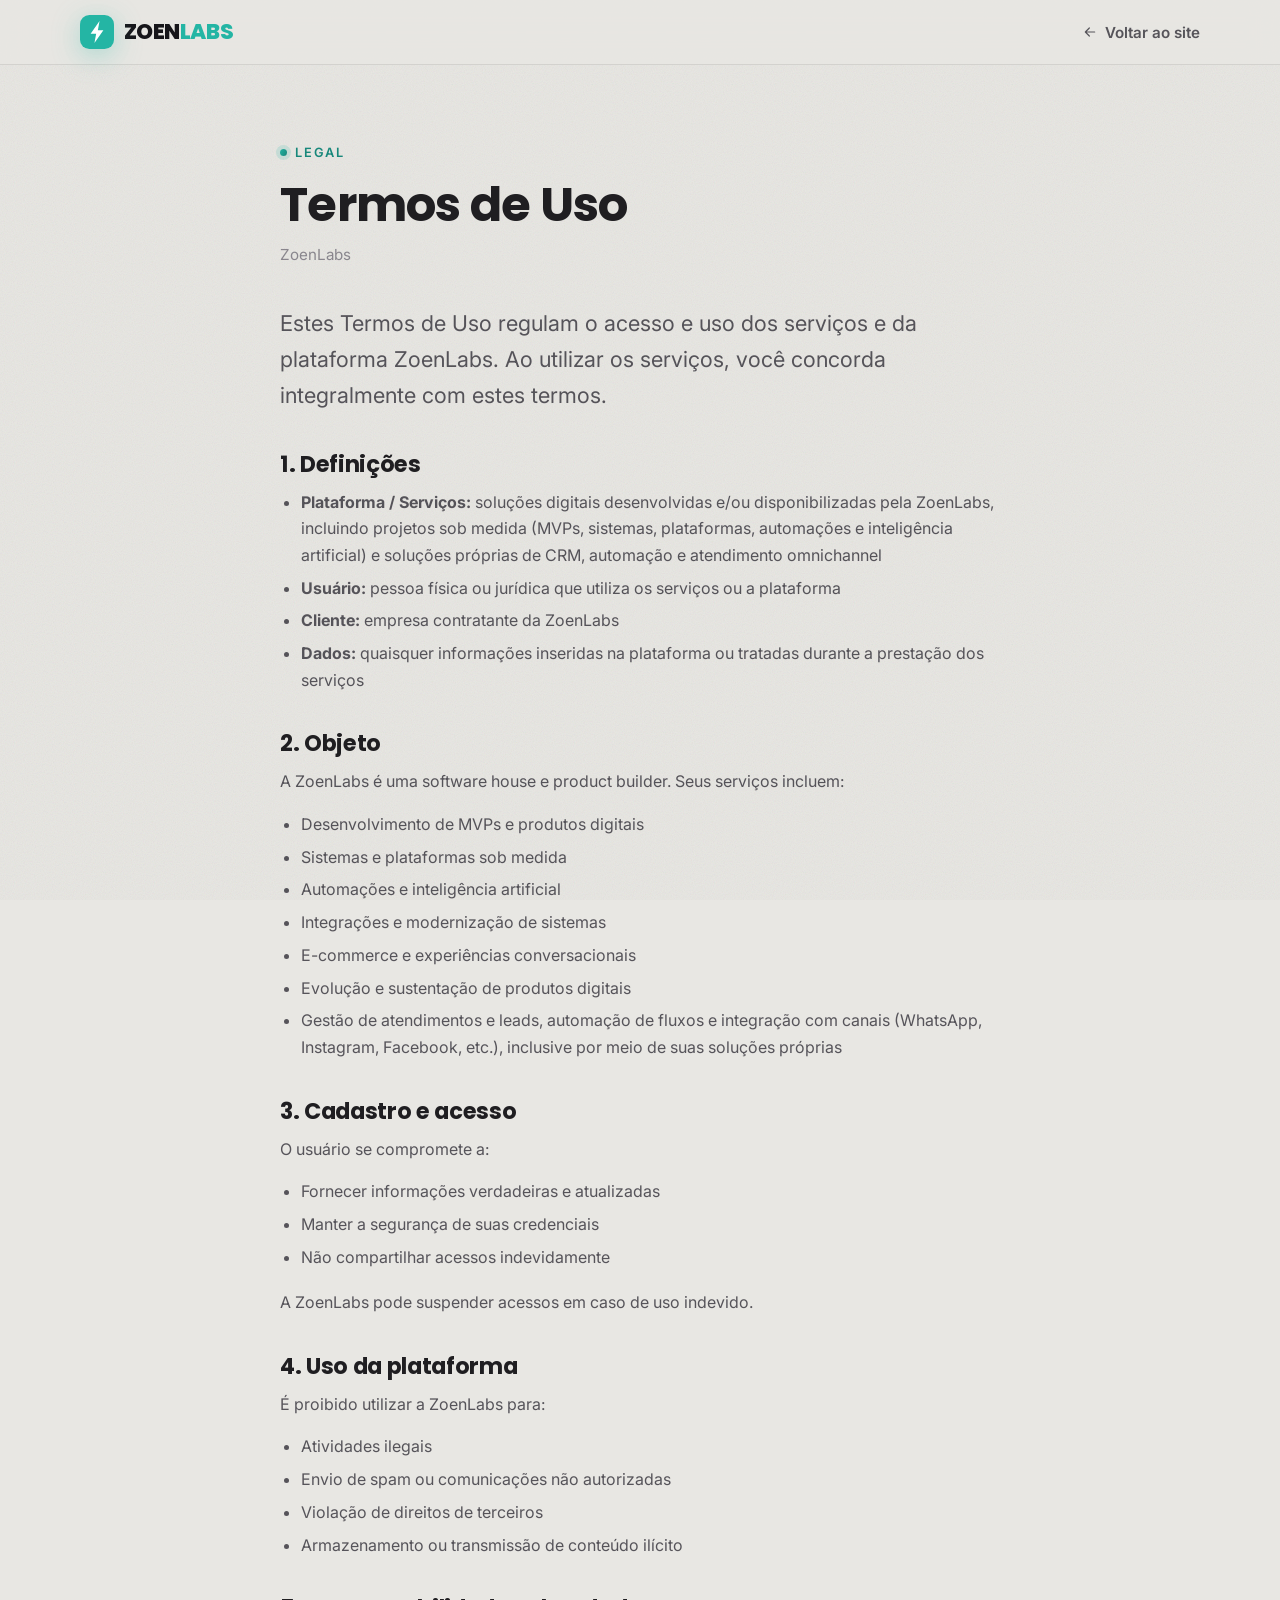
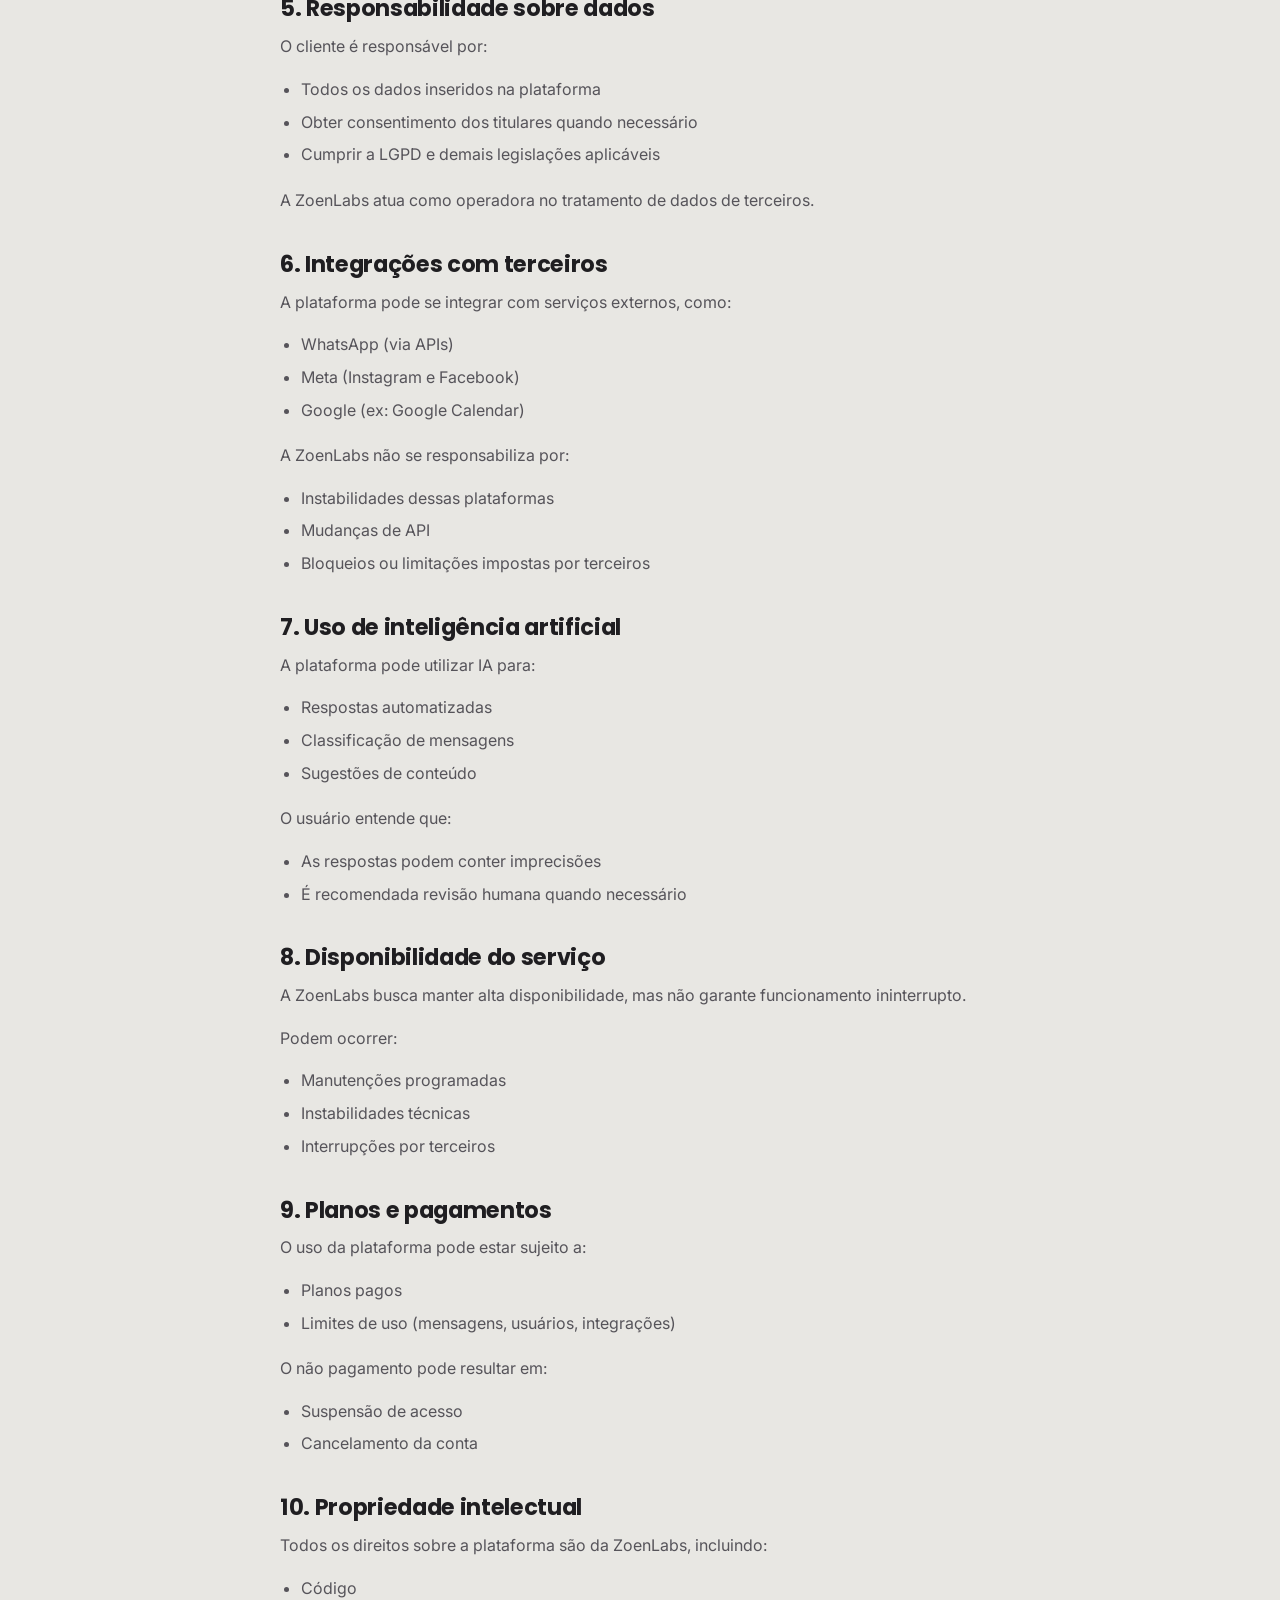
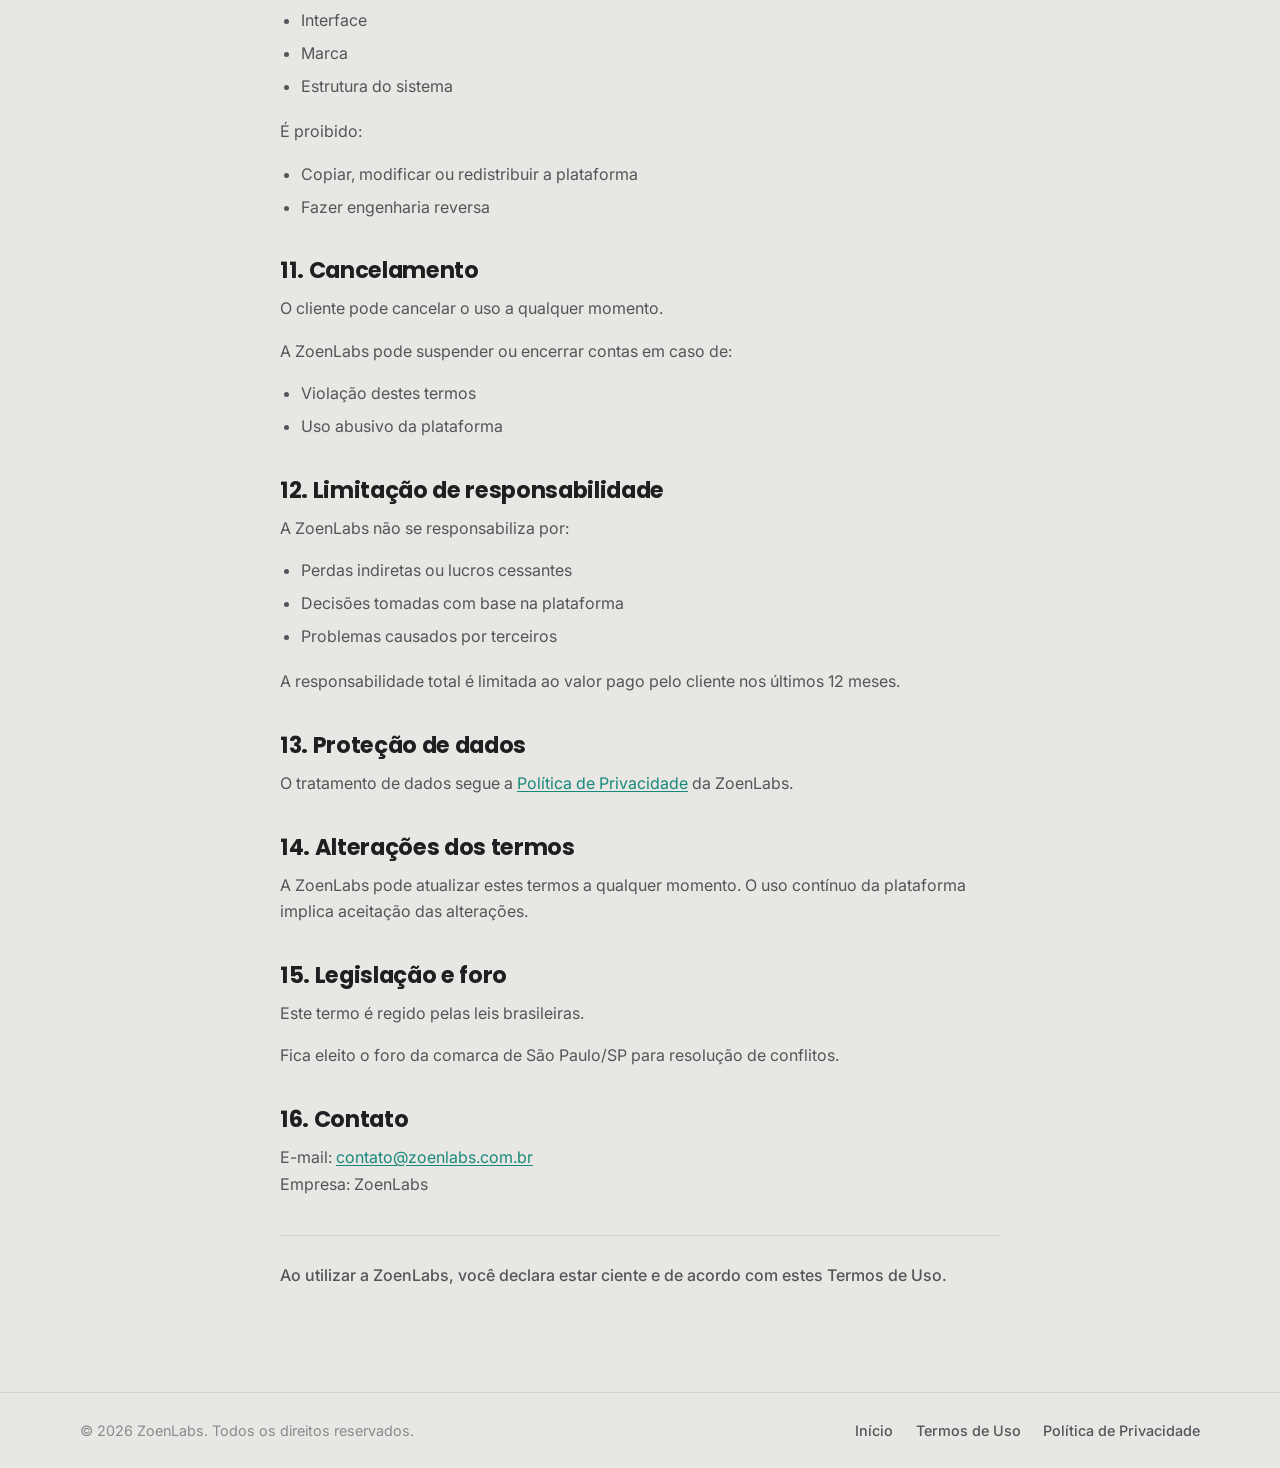
<file: termos/index.html>
<!DOCTYPE html>
<html lang="pt-BR">
<head>
  <meta charset="UTF-8" />
  <meta name="viewport" content="width=device-width, initial-scale=1.0" />
  <meta name="theme-color" content="#e8e7e3" media="(prefers-color-scheme: light)" />
  <meta name="theme-color" content="#17161a" media="(prefers-color-scheme: dark)" />
  <title>Termos de Uso — ZoenLabs</title>
  <meta name="description" content="Termos de Uso da ZoenLabs, software house e product builder: regras de acesso e uso dos serviços e da plataforma." />
  <link rel="canonical" href="https://www.zoenlabs.com.br/termos" />
  <meta name="robots" content="index, follow" />

  <meta property="og:type" content="website" />
  <meta property="og:site_name" content="ZoenLabs" />
  <meta property="og:locale" content="pt_BR" />
  <meta property="og:url" content="https://www.zoenlabs.com.br/termos" />
  <meta property="og:title" content="Termos de Uso — ZoenLabs" />
  <meta property="og:description" content="Termos de Uso da ZoenLabs." />

  <link rel="icon" href="/favicon.ico" sizes="any" />
  <link rel="icon" type="image/svg+xml" href="/assets/img/favicon.svg" />
  <link rel="apple-touch-icon" sizes="180x180" href="/assets/img/apple-touch-icon.png" />

  <link rel="preconnect" href="https://fonts.googleapis.com" />
  <link rel="preconnect" href="https://fonts.gstatic.com" crossorigin />
  <link href="https://fonts.googleapis.com/css2?family=Poppins:wght@500;600;700;800&family=Inter:wght@400;500;600;700&display=swap" rel="stylesheet" />
  <link rel="stylesheet" href="/assets/css/styles.css?v=12" />
</head>
<body>
  <div class="grain" aria-hidden="true"></div>

  <header class="legal-topbar">
    <div class="container legal-topbar__inner">
      <a href="/" class="brand" aria-label="ZoenLabs — início">
        <span class="brand__mark" aria-hidden="true">
          <svg viewBox="0 0 40 40" width="34" height="34">
            <rect width="40" height="40" rx="11" fill="var(--teal)"/>
            <path d="M23 7 L12.5 22 H19 L17 33 L27.5 18 H21 L23 7 Z" fill="#fff"/>
          </svg>
        </span>
        <span class="brand__text">ZOEN<span>LABS</span></span>
      </a>
      <a href="/" class="legal-back">
        <svg viewBox="0 0 24 24" width="16" height="16" fill="none" aria-hidden="true"><path d="M19 12H5M11 18l-6-6 6-6" stroke="currentColor" stroke-width="1.8" stroke-linecap="round" stroke-linejoin="round"/></svg>
        Voltar ao site
      </a>
    </div>
  </header>

  <main class="legal-doc">
    <span class="legal-doc__eyebrow"><span class="eyebrow__dot"></span> Legal</span>
    <h1>Termos de Uso</h1>
    <p class="legal-updated">ZoenLabs</p>

    <p class="legal-intro">Estes Termos de Uso regulam o acesso e uso dos serviços e da plataforma ZoenLabs. Ao utilizar os serviços, você concorda integralmente com estes termos.</p>

    <h2>1. Definições</h2>
    <ul>
      <li><strong>Plataforma / Serviços:</strong> soluções digitais desenvolvidas e/ou disponibilizadas pela ZoenLabs, incluindo projetos sob medida (MVPs, sistemas, plataformas, automações e inteligência artificial) e soluções próprias de CRM, automação e atendimento omnichannel</li>
      <li><strong>Usuário:</strong> pessoa física ou jurídica que utiliza os serviços ou a plataforma</li>
      <li><strong>Cliente:</strong> empresa contratante da ZoenLabs</li>
      <li><strong>Dados:</strong> quaisquer informações inseridas na plataforma ou tratadas durante a prestação dos serviços</li>
    </ul>

    <h2>2. Objeto</h2>
    <p>A ZoenLabs é uma software house e product builder. Seus serviços incluem:</p>
    <ul>
      <li>Desenvolvimento de MVPs e produtos digitais</li>
      <li>Sistemas e plataformas sob medida</li>
      <li>Automações e inteligência artificial</li>
      <li>Integrações e modernização de sistemas</li>
      <li>E-commerce e experiências conversacionais</li>
      <li>Evolução e sustentação de produtos digitais</li>
      <li>Gestão de atendimentos e leads, automação de fluxos e integração com canais (WhatsApp, Instagram, Facebook, etc.), inclusive por meio de suas soluções próprias</li>
    </ul>

    <h2>3. Cadastro e acesso</h2>
    <p>O usuário se compromete a:</p>
    <ul>
      <li>Fornecer informações verdadeiras e atualizadas</li>
      <li>Manter a segurança de suas credenciais</li>
      <li>Não compartilhar acessos indevidamente</li>
    </ul>
    <p>A ZoenLabs pode suspender acessos em caso de uso indevido.</p>

    <h2>4. Uso da plataforma</h2>
    <p>É proibido utilizar a ZoenLabs para:</p>
    <ul>
      <li>Atividades ilegais</li>
      <li>Envio de spam ou comunicações não autorizadas</li>
      <li>Violação de direitos de terceiros</li>
      <li>Armazenamento ou transmissão de conteúdo ilícito</li>
    </ul>

    <h2>5. Responsabilidade sobre dados</h2>
    <p>O cliente é responsável por:</p>
    <ul>
      <li>Todos os dados inseridos na plataforma</li>
      <li>Obter consentimento dos titulares quando necessário</li>
      <li>Cumprir a LGPD e demais legislações aplicáveis</li>
    </ul>
    <p>A ZoenLabs atua como operadora no tratamento de dados de terceiros.</p>

    <h2>6. Integrações com terceiros</h2>
    <p>A plataforma pode se integrar com serviços externos, como:</p>
    <ul>
      <li>WhatsApp (via APIs)</li>
      <li>Meta (Instagram e Facebook)</li>
      <li>Google (ex: Google Calendar)</li>
    </ul>
    <p>A ZoenLabs não se responsabiliza por:</p>
    <ul>
      <li>Instabilidades dessas plataformas</li>
      <li>Mudanças de API</li>
      <li>Bloqueios ou limitações impostas por terceiros</li>
    </ul>

    <h2>7. Uso de inteligência artificial</h2>
    <p>A plataforma pode utilizar IA para:</p>
    <ul>
      <li>Respostas automatizadas</li>
      <li>Classificação de mensagens</li>
      <li>Sugestões de conteúdo</li>
    </ul>
    <p>O usuário entende que:</p>
    <ul>
      <li>As respostas podem conter imprecisões</li>
      <li>É recomendada revisão humana quando necessário</li>
    </ul>

    <h2>8. Disponibilidade do serviço</h2>
    <p>A ZoenLabs busca manter alta disponibilidade, mas não garante funcionamento ininterrupto.</p>
    <p>Podem ocorrer:</p>
    <ul>
      <li>Manutenções programadas</li>
      <li>Instabilidades técnicas</li>
      <li>Interrupções por terceiros</li>
    </ul>

    <h2>9. Planos e pagamentos</h2>
    <p>O uso da plataforma pode estar sujeito a:</p>
    <ul>
      <li>Planos pagos</li>
      <li>Limites de uso (mensagens, usuários, integrações)</li>
    </ul>
    <p>O não pagamento pode resultar em:</p>
    <ul>
      <li>Suspensão de acesso</li>
      <li>Cancelamento da conta</li>
    </ul>

    <h2>10. Propriedade intelectual</h2>
    <p>Todos os direitos sobre a plataforma são da ZoenLabs, incluindo:</p>
    <ul>
      <li>Código</li>
      <li>Interface</li>
      <li>Marca</li>
      <li>Estrutura do sistema</li>
    </ul>
    <p>É proibido:</p>
    <ul>
      <li>Copiar, modificar ou redistribuir a plataforma</li>
      <li>Fazer engenharia reversa</li>
    </ul>

    <h2>11. Cancelamento</h2>
    <p>O cliente pode cancelar o uso a qualquer momento.</p>
    <p>A ZoenLabs pode suspender ou encerrar contas em caso de:</p>
    <ul>
      <li>Violação destes termos</li>
      <li>Uso abusivo da plataforma</li>
    </ul>

    <h2>12. Limitação de responsabilidade</h2>
    <p>A ZoenLabs não se responsabiliza por:</p>
    <ul>
      <li>Perdas indiretas ou lucros cessantes</li>
      <li>Decisões tomadas com base na plataforma</li>
      <li>Problemas causados por terceiros</li>
    </ul>
    <p>A responsabilidade total é limitada ao valor pago pelo cliente nos últimos 12 meses.</p>

    <h2>13. Proteção de dados</h2>
    <p>O tratamento de dados segue a <a href="/politica-de-privacidade">Política de Privacidade</a> da ZoenLabs.</p>

    <h2>14. Alterações dos termos</h2>
    <p>A ZoenLabs pode atualizar estes termos a qualquer momento. O uso contínuo da plataforma implica aceitação das alterações.</p>

    <h2>15. Legislação e foro</h2>
    <p>Este termo é regido pelas leis brasileiras.</p>
    <p>Fica eleito o foro da comarca de São Paulo/SP para resolução de conflitos.</p>

    <h2>16. Contato</h2>
    <p>
      E-mail: <a href="mailto:contato@zoenlabs.com.br">contato@zoenlabs.com.br</a><br />
      Empresa: ZoenLabs
    </p>

    <p class="legal-doc__closing">Ao utilizar a ZoenLabs, você declara estar ciente e de acordo com estes Termos de Uso.</p>
  </main>

  <footer class="legal-footer">
    <div class="container legal-footer__inner">
      <span>© <span id="year">2026</span> ZoenLabs. Todos os direitos reservados.</span>
      <nav class="legal-footer__links" aria-label="Legal">
        <a href="/">Início</a>
        <a href="/termos">Termos de Uso</a>
        <a href="/politica-de-privacidade">Política de Privacidade</a>
      </nav>
    </div>
  </footer>

  <script>document.getElementById("year").textContent = new Date().getFullYear();</script>
</body>
</html>
</file>
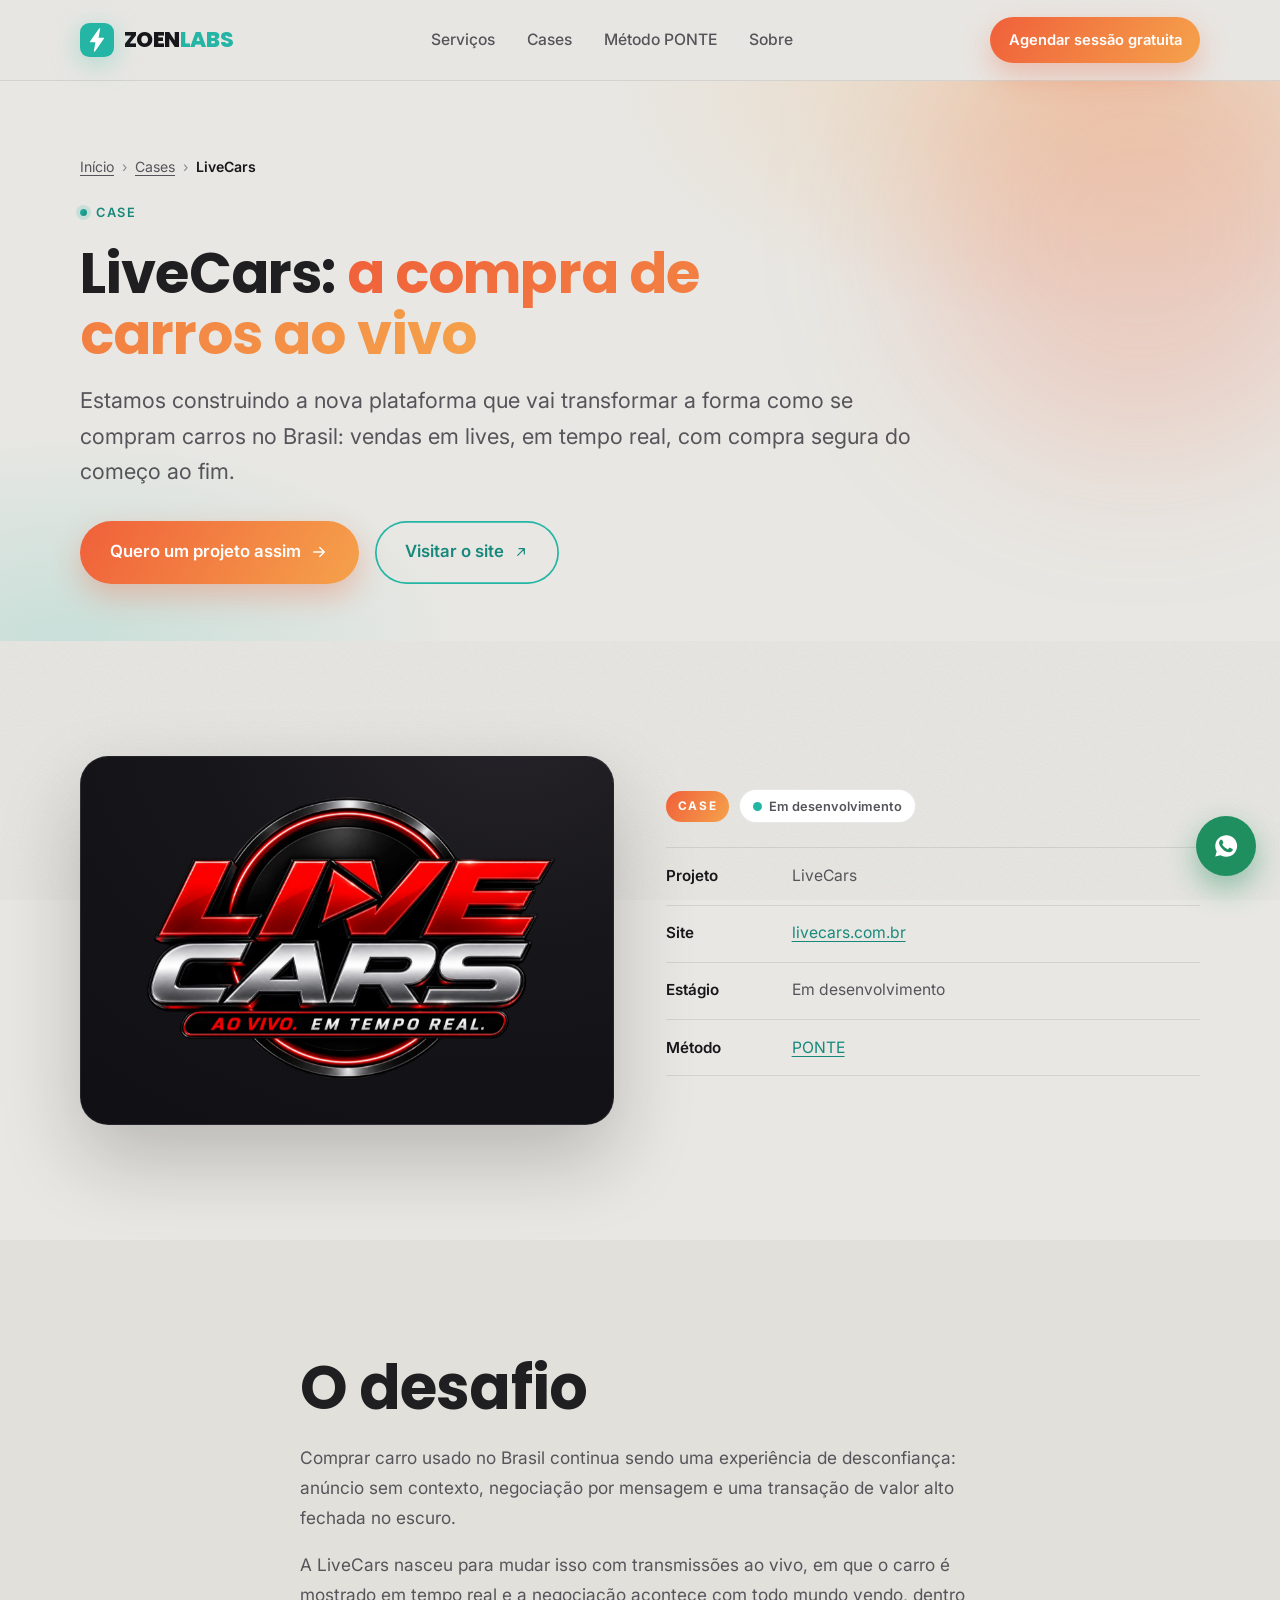
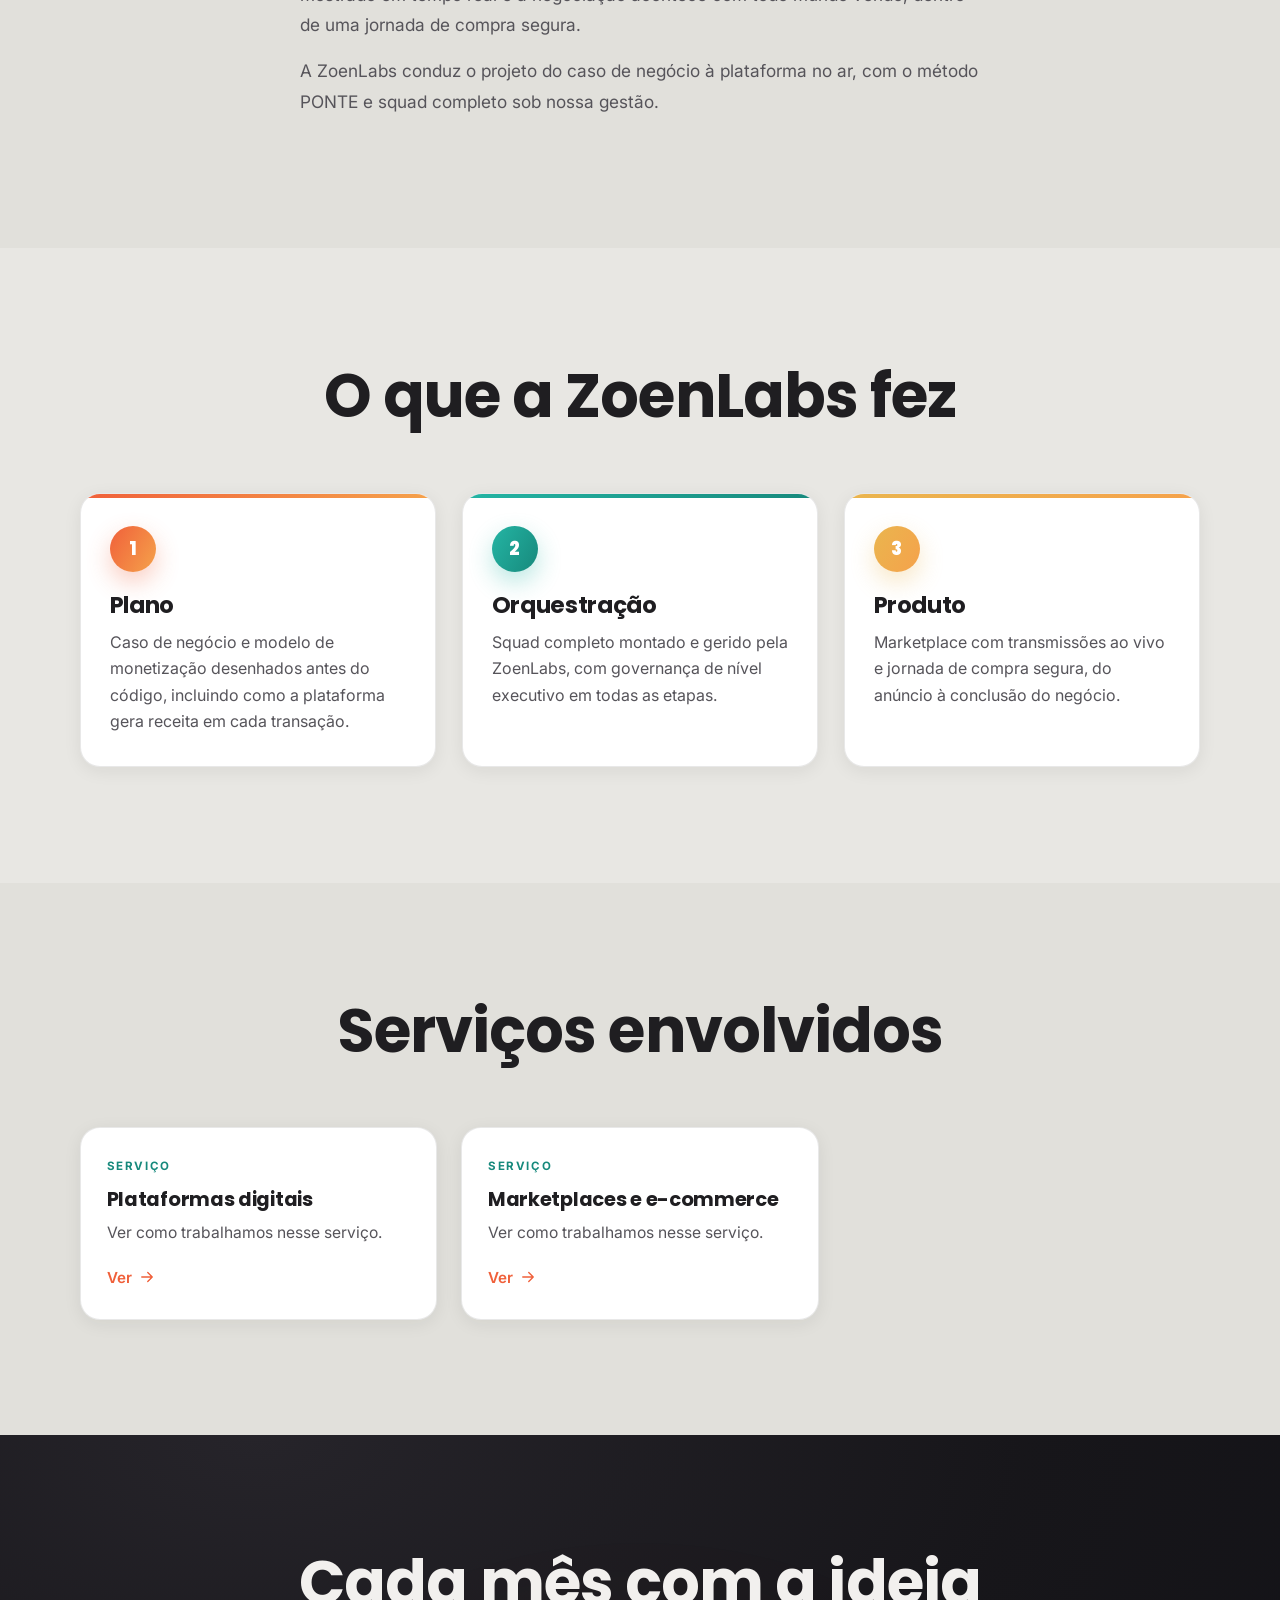
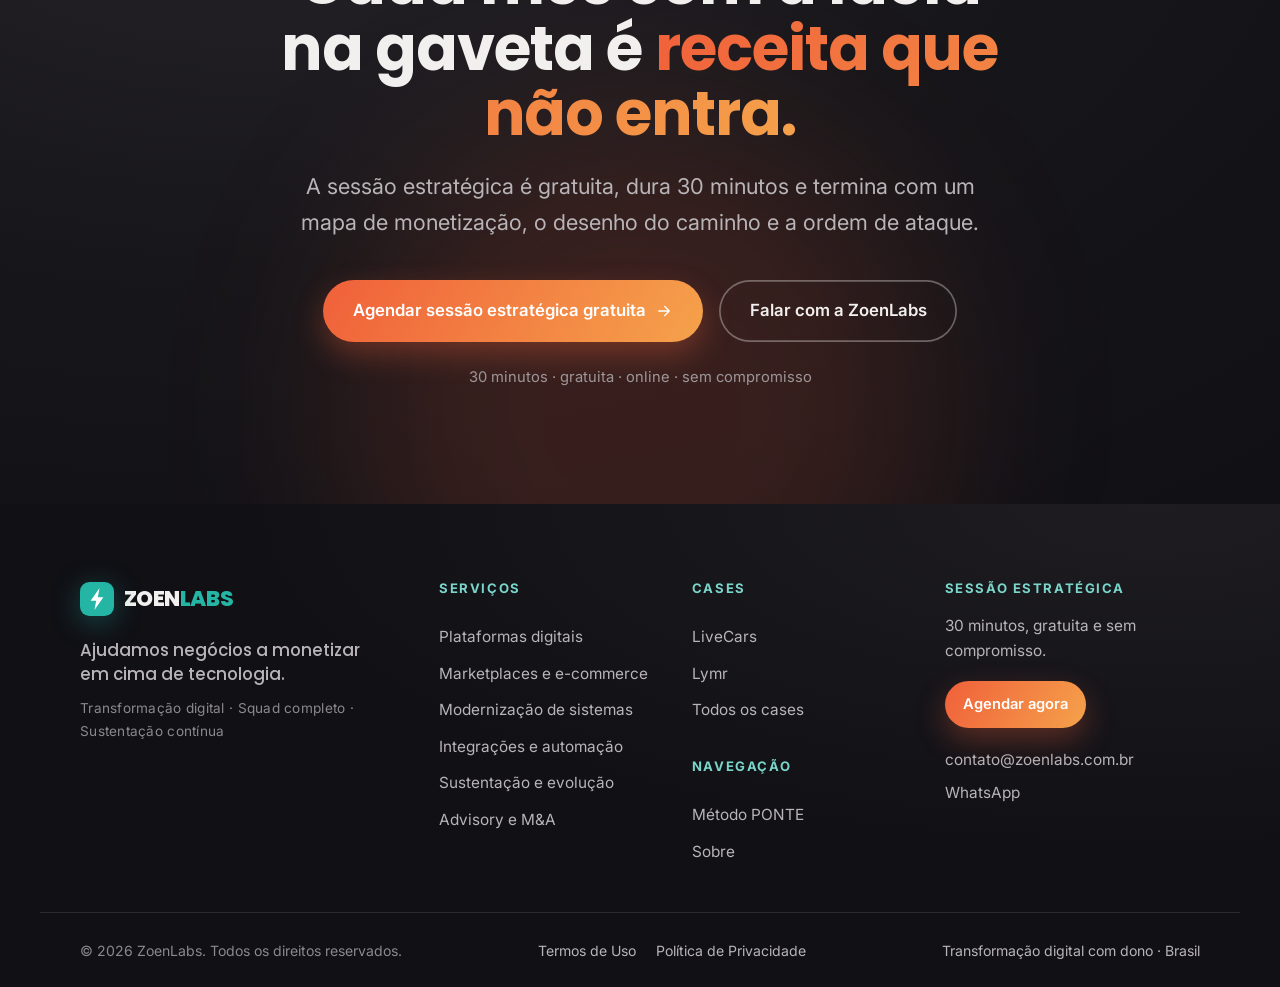
<file: cases/livecars/index.html>
<!DOCTYPE html>
<html lang="pt-BR">
<head>
  <meta charset="UTF-8" />
  <meta name="viewport" content="width=device-width, initial-scale=1.0" />
  <meta name="theme-color" content="#e8e7e3" media="(prefers-color-scheme: light)" />
  <meta name="theme-color" content="#17161a" media="(prefers-color-scheme: dark)" />

  <title>Case LiveCars, marketplace de carros ao vivo | ZoenLabs</title>
  <meta name="description" content="Como a ZoenLabs conduz a construção da LiveCars, marketplace que transforma a compra de carros com vendas em lives, em tempo real, e compra segura." />
  <meta name="author" content="ZoenLabs" />
  <meta name="robots" content="index, follow, max-image-preview:large, max-snippet:-1, max-video-preview:-1" />
  <link rel="canonical" href="https://www.zoenlabs.com.br/cases/livecars" />

  <meta name="language" content="Portuguese" />
  <meta http-equiv="content-language" content="pt-BR" />
  <meta name="geo.region" content="BR" />

  <meta property="og:type" content="article" />
  <meta property="og:site_name" content="ZoenLabs" />
  <meta property="og:locale" content="pt_BR" />
  <meta property="og:url" content="https://www.zoenlabs.com.br/cases/livecars" />
  <meta property="og:title" content="LiveCars: a compra de carros ao vivo" />
  <meta property="og:description" content="Como a ZoenLabs conduz a construção da LiveCars, marketplace que transforma a compra de carros com vendas em lives, em tempo real, e compra segura." />
  <meta property="og:image" content="https://www.zoenlabs.com.br/assets/img/livecars-logo.png" />

  <meta name="twitter:card" content="summary_large_image" />
  <meta name="twitter:title" content="LiveCars: a compra de carros ao vivo" />
  <meta name="twitter:description" content="Como a ZoenLabs conduz a construção da LiveCars, marketplace que transforma a compra de carros com vendas em lives, em tempo real, e compra segura." />
  <meta name="twitter:image" content="https://www.zoenlabs.com.br/assets/img/livecars-logo.png" />

  <link rel="icon" href="/favicon.ico?v=2" sizes="any" />
  <link rel="icon" type="image/svg+xml" href="/assets/img/favicon.svg?v=2" />
  <link rel="apple-touch-icon" sizes="180x180" href="/assets/img/apple-touch-icon.png?v=2" />
  <link rel="manifest" href="/site.webmanifest" />

  <script type="application/ld+json">
{
  "@context": "https://schema.org",
  "@graph": [
    {
      "@type": "BreadcrumbList",
      "@id": "https://www.zoenlabs.com.br/cases/livecars#breadcrumb",
      "itemListElement": [
        {
          "@type": "ListItem",
          "position": 1,
          "name": "Início",
          "item": "https://www.zoenlabs.com.br/"
        },
        {
          "@type": "ListItem",
          "position": 2,
          "name": "Cases",
          "item": "https://www.zoenlabs.com.br/cases"
        },
        {
          "@type": "ListItem",
          "position": 3,
          "name": "LiveCars",
          "item": "https://www.zoenlabs.com.br/cases/livecars"
        }
      ]
    },
    {
      "@type": "WebPage",
      "@id": "https://www.zoenlabs.com.br/cases/livecars#webpage",
      "url": "https://www.zoenlabs.com.br/cases/livecars",
      "name": "Case LiveCars, marketplace de carros ao vivo | ZoenLabs",
      "description": "Como a ZoenLabs conduz a construção da LiveCars, marketplace que transforma a compra de carros com vendas em lives, em tempo real, e compra segura.",
      "inLanguage": "pt-BR",
      "isPartOf": {
        "@id": "https://www.zoenlabs.com.br/#website"
      },
      "breadcrumb": {
        "@id": "https://www.zoenlabs.com.br/cases/livecars#breadcrumb"
      },
      "about": {
        "@id": "https://www.zoenlabs.com.br/#organization"
      }
    },
    {
      "@type": "Article",
      "@id": "https://www.zoenlabs.com.br/cases/livecars#article",
      "headline": "LiveCars: a compra de carros ao vivo",
      "description": "Como a ZoenLabs conduz a construção da LiveCars, marketplace que transforma a compra de carros com vendas em lives, em tempo real, e compra segura.",
      "image": "https://www.zoenlabs.com.br/assets/img/livecars-logo.png",
      "inLanguage": "pt-BR",
      "author": {
        "@id": "https://www.zoenlabs.com.br/#organization"
      },
      "publisher": {
        "@id": "https://www.zoenlabs.com.br/#organization"
      },
      "about": {
        "@type": "Thing",
        "name": "LiveCars"
      },
      "mainEntityOfPage": {
        "@id": "https://www.zoenlabs.com.br/cases/livecars#webpage"
      }
    }
  ]
}
  </script>

  <link rel="preconnect" href="https://fonts.googleapis.com" />
  <link rel="preconnect" href="https://fonts.gstatic.com" crossorigin />
  <link href="https://fonts.googleapis.com/css2?family=Poppins:wght@500;600;700;800&family=Inter:wght@400;500;600;700&display=swap" rel="stylesheet" />
  <link rel="stylesheet" href="/assets/css/styles.css?v=12" />
</head>
<body>
  <div class="grain" aria-hidden="true"></div>

  <header class="nav nav--inner" id="nav">
    <div class="container nav__inner">
      <a href="/" class="brand" aria-label="ZoenLabs, início">
        <span class="brand__mark" aria-hidden="true">
          <svg viewBox="0 0 40 40" width="34" height="34">
            <rect width="40" height="40" rx="11" fill="var(--teal)"/>
            <path d="M23 7 L12.5 22 H19 L17 33 L27.5 18 H21 L23 7 Z" fill="#fff" stroke="#fff" stroke-width="1.4" stroke-linejoin="round"/>
          </svg>
        </span>
        <span class="brand__text">ZOEN<span>LABS</span></span>
      </a>
      <nav class="nav__links" aria-label="Navegação principal">
        <a href="/servicos">Serviços</a>
        <a href="/cases">Cases</a>
        <a href="/#metodo">Método PONTE</a>
        <a href="/#fundador">Sobre</a>
      </nav>
      <div class="nav__actions">
        <a href="/#aplicacao" class="btn btn--primary btn--sm">Agendar sessão gratuita</a>
        <button class="nav__toggle" id="navToggle" aria-label="Abrir menu" aria-expanded="false">
          <span></span><span></span><span></span>
        </button>
      </div>
    </div>
    <div class="nav__mobile" id="navMobile" hidden>
      <a href="/servicos">Serviços</a>
      <a href="/cases">Cases</a>
      <a href="/#metodo">Método PONTE</a>
      <a href="/#fundador">Sobre</a>
      <a href="/#aplicacao" class="btn btn--primary">Agendar sessão gratuita</a>
    </div>
  </header>

  <main>
    <section class="page-hero">
      <div class="page-hero__glow" aria-hidden="true"></div>
      <div class="container">
        <nav class="crumbs" aria-label="Você está em"><a href="/">Início</a> <span aria-hidden="true">›</span> <a href="/cases">Cases</a> <span aria-hidden="true">›</span> <span aria-current="page">LiveCars</span></nav>
        <span class="eyebrow"><span class="eyebrow__dot"></span> Case</span>
        <h1 class="page-hero__title">LiveCars: <span class="text-accent">a compra de carros ao vivo</span></h1>
        <p class="page-hero__lead">Estamos construindo a nova plataforma que vai transformar a forma como se compram carros no Brasil: vendas em lives, em tempo real, com compra segura do começo ao fim.</p>
        <div class="page-hero__cta">
          <a href="/#aplicacao" class="btn btn--primary btn--lg">Quero um projeto assim <svg viewBox="0 0 24 24" width="18" height="18" fill="none" aria-hidden="true"><path d="M5 12h14M13 6l6 6-6 6" stroke="currentColor" stroke-width="1.8" stroke-linecap="round" stroke-linejoin="round"/></svg></a>
          <a href="https://livecars.com.br" class="btn btn--ghost btn--lg" target="_blank" rel="noopener">Visitar o site <svg viewBox="0 0 24 24" width="16" height="16" fill="none" aria-hidden="true"><path d="M7 17L17 7M9 7h8v8" stroke="currentColor" stroke-width="1.8" stroke-linecap="round" stroke-linejoin="round"/></svg></a>
        </div>
      </div>
    </section>

    <section class="section">
      <div class="container case-hero">
        <div class="case-hero__media">
          <img src="/assets/img/livecars-logo.png" alt="LiveCars: a compra de carros ao vivo" width="640" height="441" fetchpriority="high" decoding="async" />
        </div>
        <div class="case-hero__meta">
          <p><span class="case__tag">Case</span> <span class="case__status case__status--light"><span class="dot dot--live"></span> Em desenvolvimento</span></p>
          <dl class="case-facts">
            <div><dt>Projeto</dt><dd>LiveCars</dd></div>
            <div><dt>Site</dt><dd><a href="https://livecars.com.br" target="_blank" rel="noopener">livecars.com.br</a></dd></div>
            <div><dt>Estágio</dt><dd>Em desenvolvimento</dd></div>
            <div><dt>Método</dt><dd><a href="/#metodo">PONTE</a></dd></div>
          </dl>
        </div>
      </div>
    </section>

    <section class="section section--alt">
      <div class="container prose">
        <h2 class="section__title">O desafio</h2>
          <p class="prose__p">Comprar carro usado no Brasil continua sendo uma experiência de desconfiança: anúncio sem contexto, negociação por mensagem e uma transação de valor alto fechada no escuro.</p>
          <p class="prose__p">A LiveCars nasceu para mudar isso com transmissões ao vivo, em que o carro é mostrado em tempo real e a negociação acontece com todo mundo vendo, dentro de uma jornada de compra segura.</p>
          <p class="prose__p">A ZoenLabs conduz o projeto do caso de negócio à plataforma no ar, com o método PONTE e squad completo sob nossa gestão.</p>
      </div>
    </section>

    <section class="section ">
      <div class="container">
        <div class="section__head">
          <h2 class="section__title">O que a ZoenLabs fez</h2>
          
        </div>
        <div class="gains">
          <article class="gain">
            <span class="gain__num">1</span>
            <h3>Plano</h3>
            <p>Caso de negócio e modelo de monetização desenhados antes do código, incluindo como a plataforma gera receita em cada transação.</p>
          </article>
          <article class="gain">
            <span class="gain__num">2</span>
            <h3>Orquestração</h3>
            <p>Squad completo montado e gerido pela ZoenLabs, com governança de nível executivo em todas as etapas.</p>
          </article>
          <article class="gain">
            <span class="gain__num">3</span>
            <h3>Produto</h3>
            <p>Marketplace com transmissões ao vivo e jornada de compra segura, do anúncio à conclusão do negócio.</p>
          </article>
        </div>
      </div>
    </section>

    <section class="section section--alt">
      <div class="container">
        <div class="section__head">
          <h2 class="section__title">Serviços envolvidos</h2>
          
        </div>
        <div class="linkcards">
          <a class="linkcard" href="/servicos/plataformas-digitais">
            <span class="linkcard__tag">Serviço</span>
            <h3>Plataformas digitais</h3>
            <p>Ver como trabalhamos nesse serviço.</p>
            <span class="linkcard__cta">Ver <svg viewBox="0 0 24 24" width="18" height="18" fill="none" aria-hidden="true"><path d="M5 12h14M13 6l6 6-6 6" stroke="currentColor" stroke-width="1.8" stroke-linecap="round" stroke-linejoin="round"/></svg></span>
          </a>
          <a class="linkcard" href="/servicos/marketplaces-e-ecommerce">
            <span class="linkcard__tag">Serviço</span>
            <h3>Marketplaces e e-commerce</h3>
            <p>Ver como trabalhamos nesse serviço.</p>
            <span class="linkcard__cta">Ver <svg viewBox="0 0 24 24" width="18" height="18" fill="none" aria-hidden="true"><path d="M5 12h14M13 6l6 6-6 6" stroke="currentColor" stroke-width="1.8" stroke-linecap="round" stroke-linejoin="round"/></svg></span>
          </a>
        </div>
      </div>
    </section>

    <section class="section section--cta">
      <div class="cta__glow" aria-hidden="true"></div>
      <div class="container cta">
        <h2 class="cta__title">Cada mês com a ideia na gaveta é <span class="text-accent">receita que não entra.</span></h2>
        <p class="cta__text">A sessão estratégica é gratuita, dura 30 minutos e termina com um mapa de monetização, o desenho do caminho e a ordem de ataque.</p>
        <div class="cta__actions">
          <a href="/#aplicacao" class="btn btn--primary btn--lg">Agendar sessão estratégica gratuita <svg viewBox="0 0 24 24" width="18" height="18" fill="none" aria-hidden="true"><path d="M5 12h14M13 6l6 6-6 6" stroke="currentColor" stroke-width="1.8" stroke-linecap="round" stroke-linejoin="round"/></svg></a>
          <a href="https://wa.me/5519995735894?text=Ol%C3%A1%2C%20quero%20falar%20com%20a%20ZoenLabs%20sobre%20monetizar%20com%20tecnologia" class="btn btn--outline-dark btn--lg" target="_blank" rel="noopener">Falar com a ZoenLabs</a>
        </div>
        <p class="cta__reassure">30 minutos · gratuita · online · sem compromisso</p>
      </div>
    </section>
  </main>

  <footer class="footer">
    <div class="container footer__inner">
      <div class="footer__brand">
        <a href="/" class="brand brand--footer">
          <span class="brand__mark" aria-hidden="true">
            <svg viewBox="0 0 40 40" width="34" height="34">
              <rect width="40" height="40" rx="11" fill="var(--teal)"/>
              <path d="M23 7 L12.5 22 H19 L17 33 L27.5 18 H21 L23 7 Z" fill="#fff"/>
            </svg>
          </span>
          <span class="brand__text">ZOEN<span>LABS</span></span>
        </a>
        <p class="footer__tag">Ajudamos negócios a monetizar<br />em cima de tecnologia.</p>
        <p class="footer__pillars">Transformação digital · Squad completo · Sustentação contínua</p>
      </div>

      <nav class="footer__nav" aria-label="Serviços">
        <h4>Serviços</h4>
        <a href="/servicos/plataformas-digitais">Plataformas digitais</a>
        <a href="/servicos/marketplaces-e-ecommerce">Marketplaces e e-commerce</a>
        <a href="/servicos/modernizacao-de-sistemas">Modernização de sistemas</a>
        <a href="/servicos/integracoes-e-automacao">Integrações e automação</a>
        <a href="/servicos/sustentacao-e-evolucao">Sustentação e evolução</a>
        <a href="/servicos/advisory-tecnologia-ma">Advisory e M&amp;A</a>
      </nav>

      <nav class="footer__nav" aria-label="Cases e navegação">
        <h4>Cases</h4>
        <a href="/cases/livecars">LiveCars</a>
        <a href="/cases/lymr">Lymr</a>
        <a href="/cases">Todos os cases</a>
        <h4 class="footer__h4--spaced">Navegação</h4>
        <a href="/#metodo">Método PONTE</a>
        <a href="/#fundador">Sobre</a>
      </nav>

      <div class="footer__cta">
        <h4>Sessão estratégica</h4>
        <p>30 minutos, gratuita e sem compromisso.</p>
        <a href="/#aplicacao" class="btn btn--primary btn--sm">Agendar agora</a>
        <div class="footer__contact footer__contact--compact">
          <a href="mailto:contato@zoenlabs.com.br">contato@zoenlabs.com.br</a>
          <a href="https://wa.me/5519995735894" target="_blank" rel="noopener">WhatsApp</a>
        </div>
      </div>
    </div>

    <div class="container footer__bottom">
      <span>© <span id="year">2026</span> ZoenLabs. Todos os direitos reservados.</span>
      <nav class="footer__legal" aria-label="Legal">
        <a href="/termos">Termos de Uso</a>
        <a href="/politica-de-privacidade">Política de Privacidade</a>
      </nav>
      <span class="footer__made">Transformação digital com dono · Brasil</span>
    </div>
  </footer>

  <a href="https://wa.me/5519995735894?text=Ol%C3%A1%2C%20quero%20falar%20com%20a%20ZoenLabs%20sobre%20monetizar%20com%20tecnologia"
     class="whats-float" target="_blank" rel="noopener" aria-label="Chamar no WhatsApp">
    <svg viewBox="0 0 24 24" width="26" height="26" fill="currentColor"><path d="M12 2a10 10 0 0 0-8.6 15l-1.3 4.8 4.9-1.3A10 10 0 1 0 12 2Zm5.7 14.3c-.2.7-1.4 1.3-2 1.4-.5.1-1.2.1-1.9-.1-.4-.1-1-.3-1.8-.6-3-1.3-5-4.4-5.1-4.6-.2-.2-1.3-1.7-1.3-3.2 0-1.5.8-2.3 1-2.6.3-.3.6-.4.8-.4h.6c.2 0 .4 0 .6.5l.9 2c.1.2.1.4 0 .5l-.4.6-.3.3c-.2.2-.3.4-.1.7.2.3.9 1.5 2 2.4 1.4 1.2 2.4 1.5 2.7 1.7.3.1.5.1.7-.1l.8-1c.2-.3.4-.2.7-.1l2 .9c.3.2.5.2.6.4.1.1.1.7-.1 1.4Z"/></svg>
  </a>

  <script src="/assets/js/pages.js?v=1"></script>
</body>
</html>
</file>
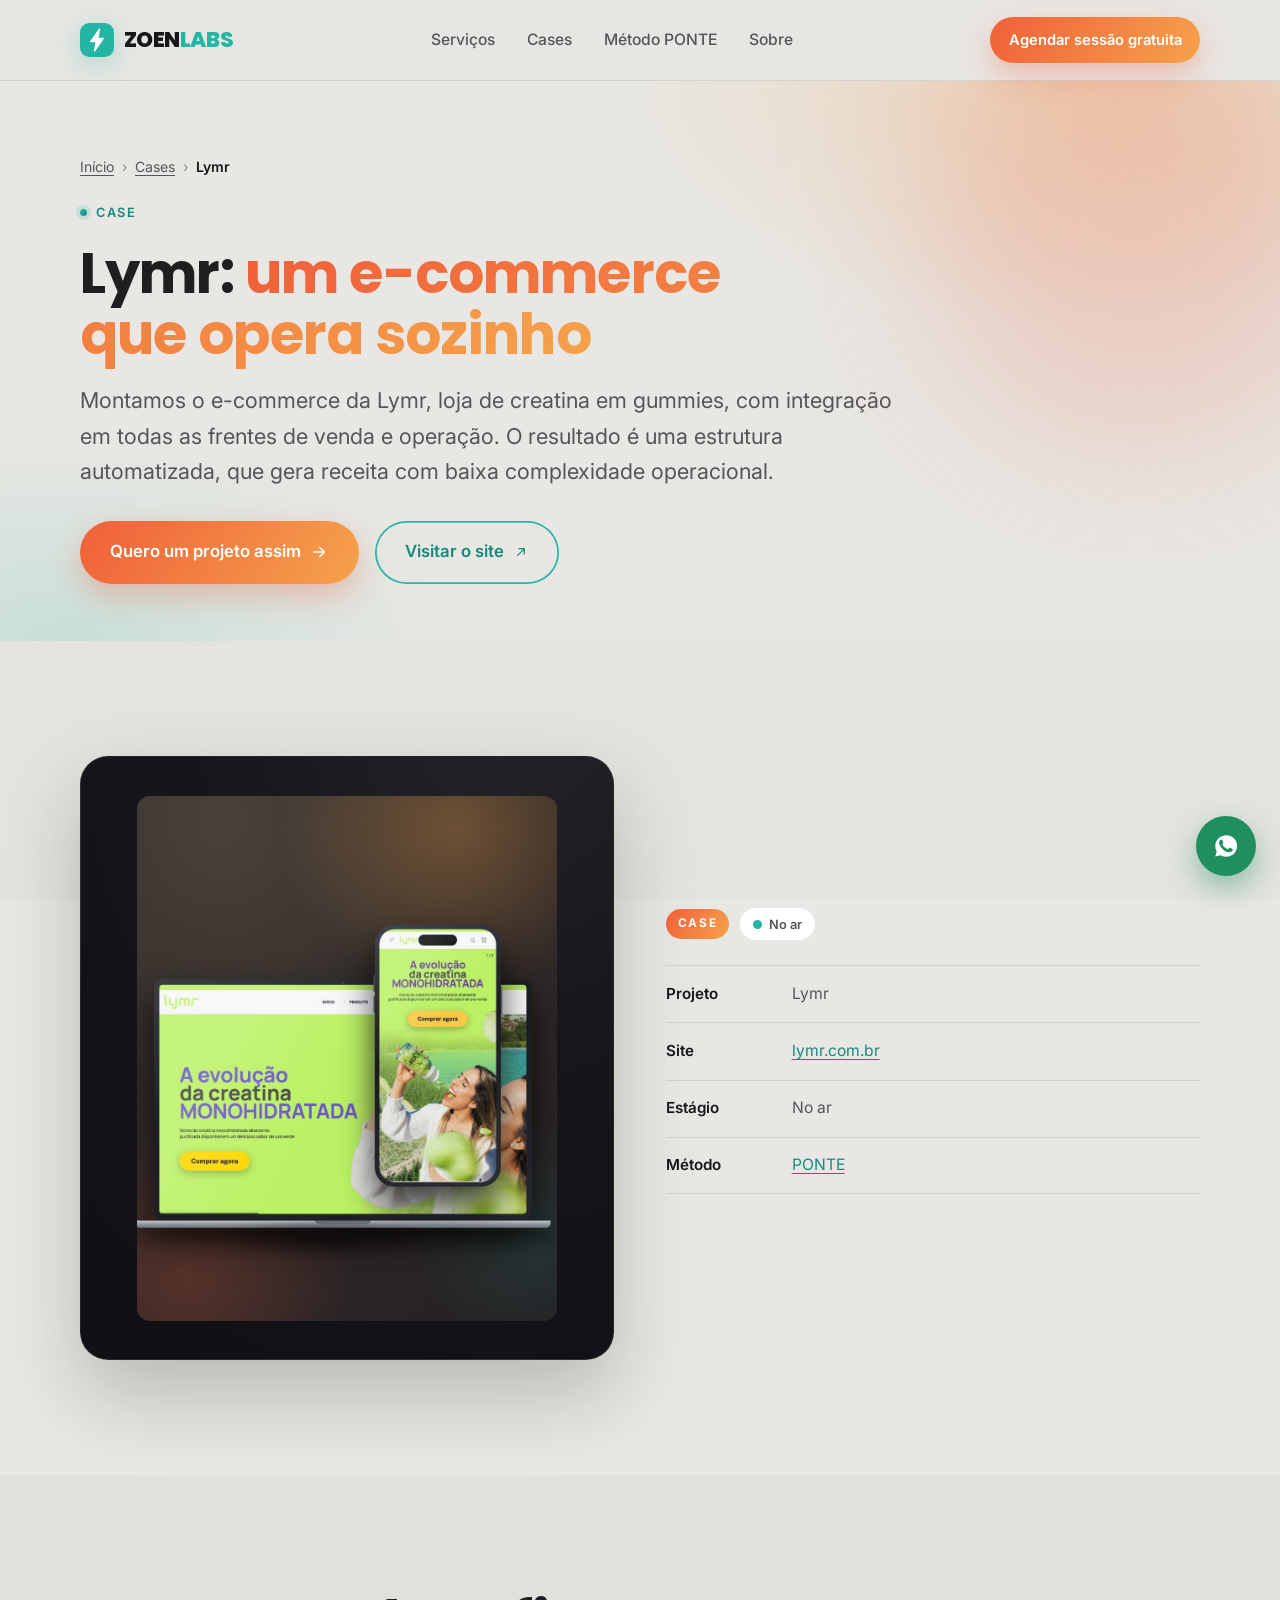
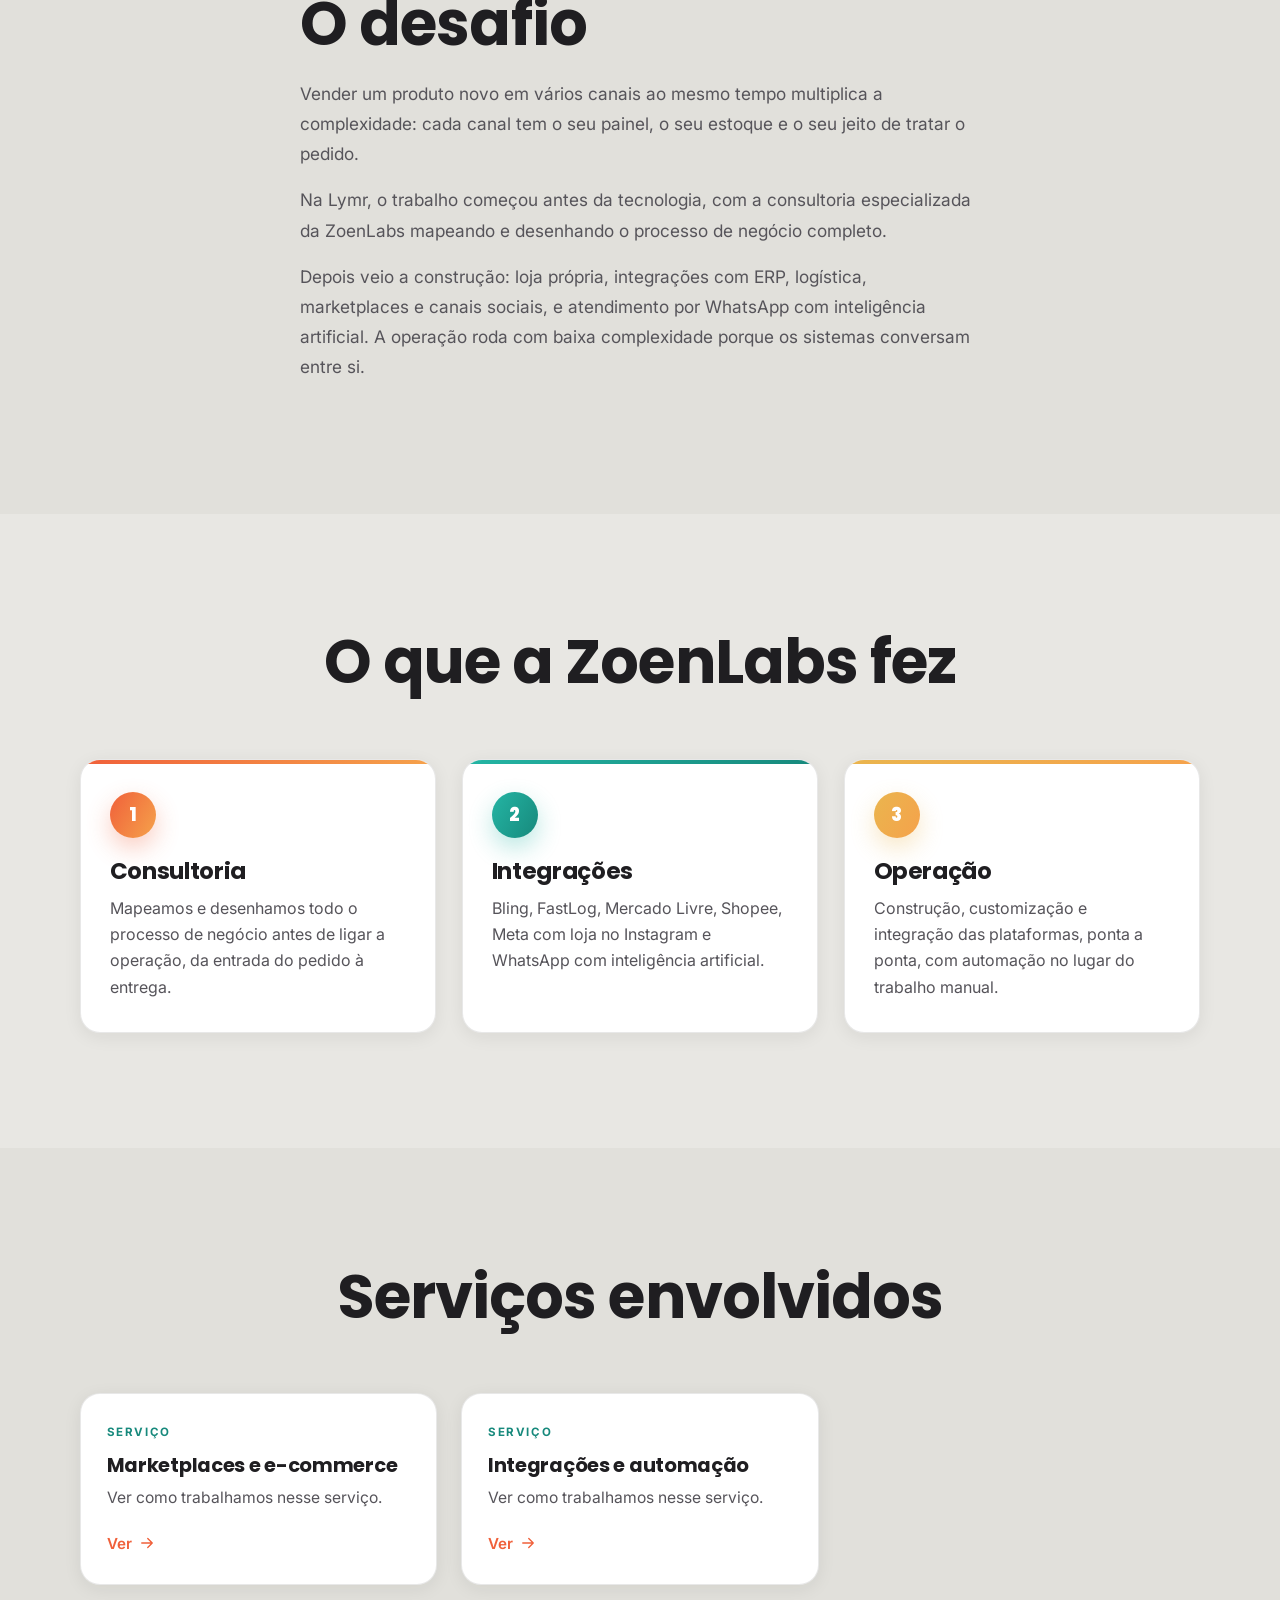
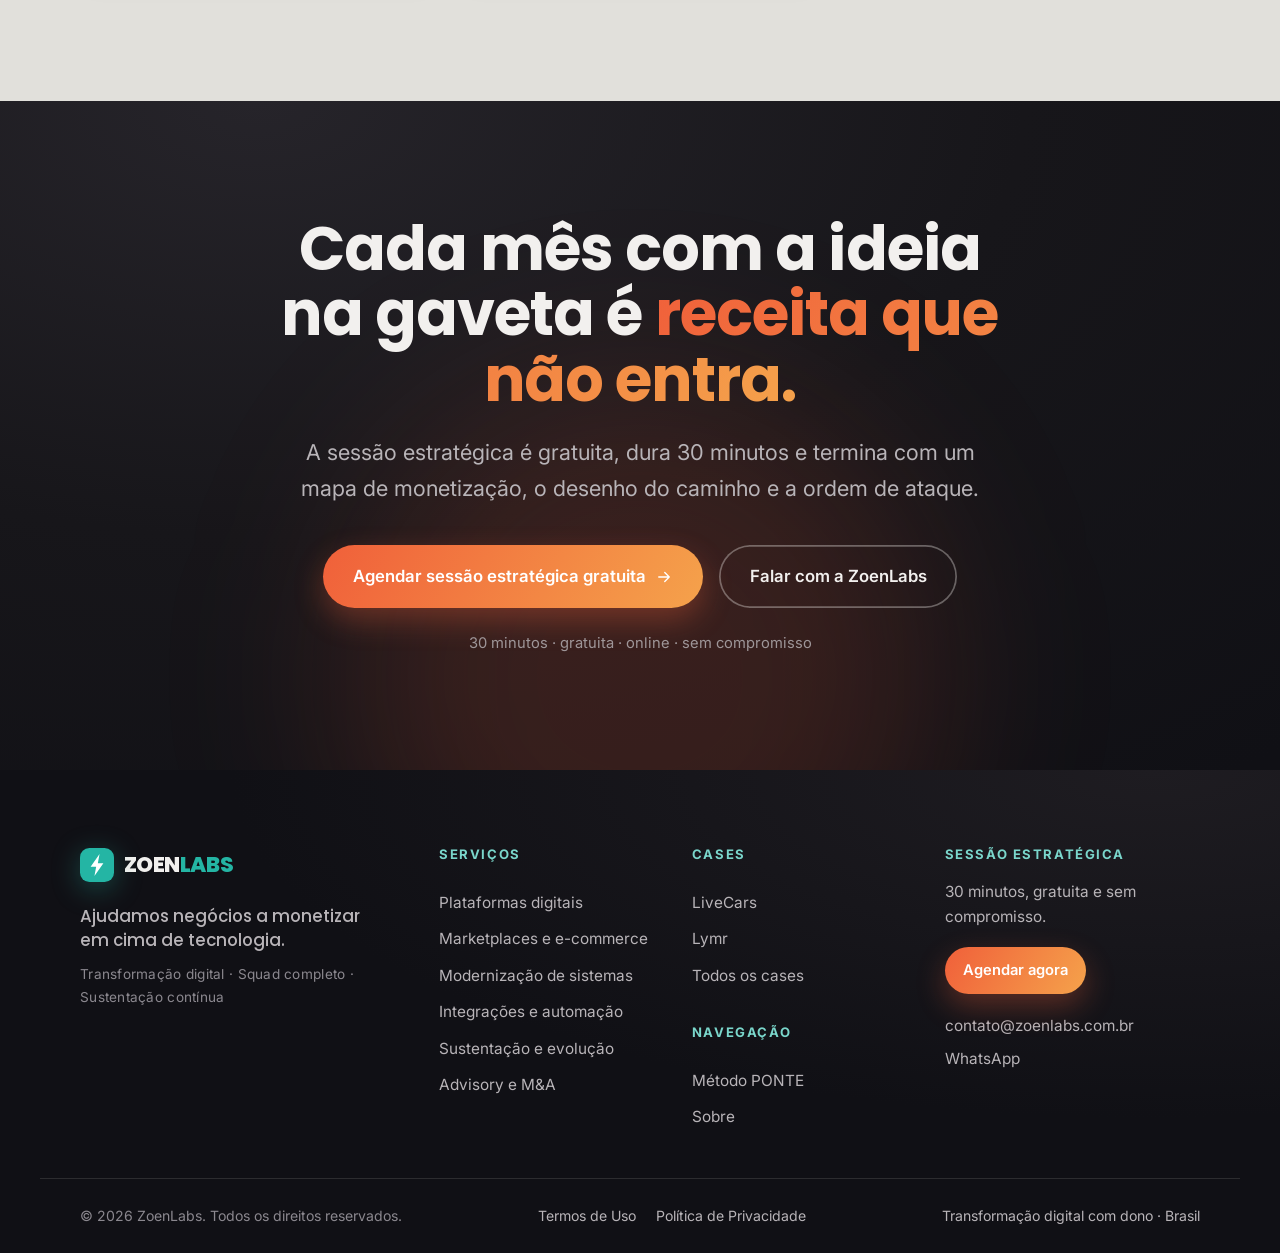
<file: cases/lymr/index.html>
<!DOCTYPE html>
<html lang="pt-BR">
<head>
  <meta charset="UTF-8" />
  <meta name="viewport" content="width=device-width, initial-scale=1.0" />
  <meta name="theme-color" content="#e8e7e3" media="(prefers-color-scheme: light)" />
  <meta name="theme-color" content="#17161a" media="(prefers-color-scheme: dark)" />

  <title>Case Lymr, e-commerce integrado e automatizado | ZoenLabs</title>
  <meta name="description" content="Como a ZoenLabs entregou o e-commerce da Lymr com integrações a Bling, FastLog, Mercado Livre, Shopee, Meta e WhatsApp com IA, e consultoria de processo de negócio." />
  <meta name="author" content="ZoenLabs" />
  <meta name="robots" content="index, follow, max-image-preview:large, max-snippet:-1, max-video-preview:-1" />
  <link rel="canonical" href="https://www.zoenlabs.com.br/cases/lymr" />

  <meta name="language" content="Portuguese" />
  <meta http-equiv="content-language" content="pt-BR" />
  <meta name="geo.region" content="BR" />

  <meta property="og:type" content="article" />
  <meta property="og:site_name" content="ZoenLabs" />
  <meta property="og:locale" content="pt_BR" />
  <meta property="og:url" content="https://www.zoenlabs.com.br/cases/lymr" />
  <meta property="og:title" content="Lymr: um e-commerce que opera sozinho" />
  <meta property="og:description" content="Como a ZoenLabs entregou o e-commerce da Lymr com integrações a Bling, FastLog, Mercado Livre, Shopee, Meta e WhatsApp com IA, e consultoria de processo de negócio." />
  <meta property="og:image" content="https://www.zoenlabs.com.br/assets/img/lymr-case.jpg" />

  <meta name="twitter:card" content="summary_large_image" />
  <meta name="twitter:title" content="Lymr: um e-commerce que opera sozinho" />
  <meta name="twitter:description" content="Como a ZoenLabs entregou o e-commerce da Lymr com integrações a Bling, FastLog, Mercado Livre, Shopee, Meta e WhatsApp com IA, e consultoria de processo de negócio." />
  <meta name="twitter:image" content="https://www.zoenlabs.com.br/assets/img/lymr-case.jpg" />

  <link rel="icon" href="/favicon.ico?v=2" sizes="any" />
  <link rel="icon" type="image/svg+xml" href="/assets/img/favicon.svg?v=2" />
  <link rel="apple-touch-icon" sizes="180x180" href="/assets/img/apple-touch-icon.png?v=2" />
  <link rel="manifest" href="/site.webmanifest" />

  <script type="application/ld+json">
{
  "@context": "https://schema.org",
  "@graph": [
    {
      "@type": "BreadcrumbList",
      "@id": "https://www.zoenlabs.com.br/cases/lymr#breadcrumb",
      "itemListElement": [
        {
          "@type": "ListItem",
          "position": 1,
          "name": "Início",
          "item": "https://www.zoenlabs.com.br/"
        },
        {
          "@type": "ListItem",
          "position": 2,
          "name": "Cases",
          "item": "https://www.zoenlabs.com.br/cases"
        },
        {
          "@type": "ListItem",
          "position": 3,
          "name": "Lymr",
          "item": "https://www.zoenlabs.com.br/cases/lymr"
        }
      ]
    },
    {
      "@type": "WebPage",
      "@id": "https://www.zoenlabs.com.br/cases/lymr#webpage",
      "url": "https://www.zoenlabs.com.br/cases/lymr",
      "name": "Case Lymr, e-commerce integrado e automatizado | ZoenLabs",
      "description": "Como a ZoenLabs entregou o e-commerce da Lymr com integrações a Bling, FastLog, Mercado Livre, Shopee, Meta e WhatsApp com IA, e consultoria de processo de negócio.",
      "inLanguage": "pt-BR",
      "isPartOf": {
        "@id": "https://www.zoenlabs.com.br/#website"
      },
      "breadcrumb": {
        "@id": "https://www.zoenlabs.com.br/cases/lymr#breadcrumb"
      },
      "about": {
        "@id": "https://www.zoenlabs.com.br/#organization"
      }
    },
    {
      "@type": "Article",
      "@id": "https://www.zoenlabs.com.br/cases/lymr#article",
      "headline": "Lymr: um e-commerce que opera sozinho",
      "description": "Como a ZoenLabs entregou o e-commerce da Lymr com integrações a Bling, FastLog, Mercado Livre, Shopee, Meta e WhatsApp com IA, e consultoria de processo de negócio.",
      "image": "https://www.zoenlabs.com.br/assets/img/lymr-case.jpg",
      "inLanguage": "pt-BR",
      "author": {
        "@id": "https://www.zoenlabs.com.br/#organization"
      },
      "publisher": {
        "@id": "https://www.zoenlabs.com.br/#organization"
      },
      "about": {
        "@type": "Thing",
        "name": "Lymr"
      },
      "mainEntityOfPage": {
        "@id": "https://www.zoenlabs.com.br/cases/lymr#webpage"
      }
    }
  ]
}
  </script>

  <link rel="preconnect" href="https://fonts.googleapis.com" />
  <link rel="preconnect" href="https://fonts.gstatic.com" crossorigin />
  <link href="https://fonts.googleapis.com/css2?family=Poppins:wght@500;600;700;800&family=Inter:wght@400;500;600;700&display=swap" rel="stylesheet" />
  <link rel="stylesheet" href="/assets/css/styles.css?v=12" />
</head>
<body>
  <div class="grain" aria-hidden="true"></div>

  <header class="nav nav--inner" id="nav">
    <div class="container nav__inner">
      <a href="/" class="brand" aria-label="ZoenLabs, início">
        <span class="brand__mark" aria-hidden="true">
          <svg viewBox="0 0 40 40" width="34" height="34">
            <rect width="40" height="40" rx="11" fill="var(--teal)"/>
            <path d="M23 7 L12.5 22 H19 L17 33 L27.5 18 H21 L23 7 Z" fill="#fff" stroke="#fff" stroke-width="1.4" stroke-linejoin="round"/>
          </svg>
        </span>
        <span class="brand__text">ZOEN<span>LABS</span></span>
      </a>
      <nav class="nav__links" aria-label="Navegação principal">
        <a href="/servicos">Serviços</a>
        <a href="/cases">Cases</a>
        <a href="/#metodo">Método PONTE</a>
        <a href="/#fundador">Sobre</a>
      </nav>
      <div class="nav__actions">
        <a href="/#aplicacao" class="btn btn--primary btn--sm">Agendar sessão gratuita</a>
        <button class="nav__toggle" id="navToggle" aria-label="Abrir menu" aria-expanded="false">
          <span></span><span></span><span></span>
        </button>
      </div>
    </div>
    <div class="nav__mobile" id="navMobile" hidden>
      <a href="/servicos">Serviços</a>
      <a href="/cases">Cases</a>
      <a href="/#metodo">Método PONTE</a>
      <a href="/#fundador">Sobre</a>
      <a href="/#aplicacao" class="btn btn--primary">Agendar sessão gratuita</a>
    </div>
  </header>

  <main>
    <section class="page-hero">
      <div class="page-hero__glow" aria-hidden="true"></div>
      <div class="container">
        <nav class="crumbs" aria-label="Você está em"><a href="/">Início</a> <span aria-hidden="true">›</span> <a href="/cases">Cases</a> <span aria-hidden="true">›</span> <span aria-current="page">Lymr</span></nav>
        <span class="eyebrow"><span class="eyebrow__dot"></span> Case</span>
        <h1 class="page-hero__title">Lymr: <span class="text-accent">um e-commerce que opera sozinho</span></h1>
        <p class="page-hero__lead">Montamos o e-commerce da Lymr, loja de creatina em gummies, com integração em todas as frentes de venda e operação. O resultado é uma estrutura automatizada, que gera receita com baixa complexidade operacional.</p>
        <div class="page-hero__cta">
          <a href="/#aplicacao" class="btn btn--primary btn--lg">Quero um projeto assim <svg viewBox="0 0 24 24" width="18" height="18" fill="none" aria-hidden="true"><path d="M5 12h14M13 6l6 6-6 6" stroke="currentColor" stroke-width="1.8" stroke-linecap="round" stroke-linejoin="round"/></svg></a>
          <a href="https://lymr.com.br" class="btn btn--ghost btn--lg" target="_blank" rel="noopener">Visitar o site <svg viewBox="0 0 24 24" width="16" height="16" fill="none" aria-hidden="true"><path d="M7 17L17 7M9 7h8v8" stroke="currentColor" stroke-width="1.8" stroke-linecap="round" stroke-linejoin="round"/></svg></a>
        </div>
      </div>
    </section>

    <section class="section">
      <div class="container case-hero">
        <div class="case-hero__media">
          <img src="/assets/img/lymr-case.jpg" alt="Lymr: um e-commerce que opera sozinho" width="1000" height="1250" fetchpriority="high" decoding="async" />
        </div>
        <div class="case-hero__meta">
          <p><span class="case__tag">Case</span> <span class="case__status case__status--light"><span class="dot dot--live"></span> No ar</span></p>
          <dl class="case-facts">
            <div><dt>Projeto</dt><dd>Lymr</dd></div>
            <div><dt>Site</dt><dd><a href="https://lymr.com.br" target="_blank" rel="noopener">lymr.com.br</a></dd></div>
            <div><dt>Estágio</dt><dd>No ar</dd></div>
            <div><dt>Método</dt><dd><a href="/#metodo">PONTE</a></dd></div>
          </dl>
        </div>
      </div>
    </section>

    <section class="section section--alt">
      <div class="container prose">
        <h2 class="section__title">O desafio</h2>
          <p class="prose__p">Vender um produto novo em vários canais ao mesmo tempo multiplica a complexidade: cada canal tem o seu painel, o seu estoque e o seu jeito de tratar o pedido.</p>
          <p class="prose__p">Na Lymr, o trabalho começou antes da tecnologia, com a consultoria especializada da ZoenLabs mapeando e desenhando o processo de negócio completo.</p>
          <p class="prose__p">Depois veio a construção: loja própria, integrações com ERP, logística, marketplaces e canais sociais, e atendimento por WhatsApp com inteligência artificial. A operação roda com baixa complexidade porque os sistemas conversam entre si.</p>
      </div>
    </section>

    <section class="section ">
      <div class="container">
        <div class="section__head">
          <h2 class="section__title">O que a ZoenLabs fez</h2>
          
        </div>
        <div class="gains">
          <article class="gain">
            <span class="gain__num">1</span>
            <h3>Consultoria</h3>
            <p>Mapeamos e desenhamos todo o processo de negócio antes de ligar a operação, da entrada do pedido à entrega.</p>
          </article>
          <article class="gain">
            <span class="gain__num">2</span>
            <h3>Integrações</h3>
            <p>Bling, FastLog, Mercado Livre, Shopee, Meta com loja no Instagram e WhatsApp com inteligência artificial.</p>
          </article>
          <article class="gain">
            <span class="gain__num">3</span>
            <h3>Operação</h3>
            <p>Construção, customização e integração das plataformas, ponta a ponta, com automação no lugar do trabalho manual.</p>
          </article>
        </div>
      </div>
    </section>

    <section class="section section--alt">
      <div class="container">
        <div class="section__head">
          <h2 class="section__title">Serviços envolvidos</h2>
          
        </div>
        <div class="linkcards">
          <a class="linkcard" href="/servicos/marketplaces-e-ecommerce">
            <span class="linkcard__tag">Serviço</span>
            <h3>Marketplaces e e-commerce</h3>
            <p>Ver como trabalhamos nesse serviço.</p>
            <span class="linkcard__cta">Ver <svg viewBox="0 0 24 24" width="18" height="18" fill="none" aria-hidden="true"><path d="M5 12h14M13 6l6 6-6 6" stroke="currentColor" stroke-width="1.8" stroke-linecap="round" stroke-linejoin="round"/></svg></span>
          </a>
          <a class="linkcard" href="/servicos/integracoes-e-automacao">
            <span class="linkcard__tag">Serviço</span>
            <h3>Integrações e automação</h3>
            <p>Ver como trabalhamos nesse serviço.</p>
            <span class="linkcard__cta">Ver <svg viewBox="0 0 24 24" width="18" height="18" fill="none" aria-hidden="true"><path d="M5 12h14M13 6l6 6-6 6" stroke="currentColor" stroke-width="1.8" stroke-linecap="round" stroke-linejoin="round"/></svg></span>
          </a>
        </div>
      </div>
    </section>

    <section class="section section--cta">
      <div class="cta__glow" aria-hidden="true"></div>
      <div class="container cta">
        <h2 class="cta__title">Cada mês com a ideia na gaveta é <span class="text-accent">receita que não entra.</span></h2>
        <p class="cta__text">A sessão estratégica é gratuita, dura 30 minutos e termina com um mapa de monetização, o desenho do caminho e a ordem de ataque.</p>
        <div class="cta__actions">
          <a href="/#aplicacao" class="btn btn--primary btn--lg">Agendar sessão estratégica gratuita <svg viewBox="0 0 24 24" width="18" height="18" fill="none" aria-hidden="true"><path d="M5 12h14M13 6l6 6-6 6" stroke="currentColor" stroke-width="1.8" stroke-linecap="round" stroke-linejoin="round"/></svg></a>
          <a href="https://wa.me/5519995735894?text=Ol%C3%A1%2C%20quero%20falar%20com%20a%20ZoenLabs%20sobre%20monetizar%20com%20tecnologia" class="btn btn--outline-dark btn--lg" target="_blank" rel="noopener">Falar com a ZoenLabs</a>
        </div>
        <p class="cta__reassure">30 minutos · gratuita · online · sem compromisso</p>
      </div>
    </section>
  </main>

  <footer class="footer">
    <div class="container footer__inner">
      <div class="footer__brand">
        <a href="/" class="brand brand--footer">
          <span class="brand__mark" aria-hidden="true">
            <svg viewBox="0 0 40 40" width="34" height="34">
              <rect width="40" height="40" rx="11" fill="var(--teal)"/>
              <path d="M23 7 L12.5 22 H19 L17 33 L27.5 18 H21 L23 7 Z" fill="#fff"/>
            </svg>
          </span>
          <span class="brand__text">ZOEN<span>LABS</span></span>
        </a>
        <p class="footer__tag">Ajudamos negócios a monetizar<br />em cima de tecnologia.</p>
        <p class="footer__pillars">Transformação digital · Squad completo · Sustentação contínua</p>
      </div>

      <nav class="footer__nav" aria-label="Serviços">
        <h4>Serviços</h4>
        <a href="/servicos/plataformas-digitais">Plataformas digitais</a>
        <a href="/servicos/marketplaces-e-ecommerce">Marketplaces e e-commerce</a>
        <a href="/servicos/modernizacao-de-sistemas">Modernização de sistemas</a>
        <a href="/servicos/integracoes-e-automacao">Integrações e automação</a>
        <a href="/servicos/sustentacao-e-evolucao">Sustentação e evolução</a>
        <a href="/servicos/advisory-tecnologia-ma">Advisory e M&amp;A</a>
      </nav>

      <nav class="footer__nav" aria-label="Cases e navegação">
        <h4>Cases</h4>
        <a href="/cases/livecars">LiveCars</a>
        <a href="/cases/lymr">Lymr</a>
        <a href="/cases">Todos os cases</a>
        <h4 class="footer__h4--spaced">Navegação</h4>
        <a href="/#metodo">Método PONTE</a>
        <a href="/#fundador">Sobre</a>
      </nav>

      <div class="footer__cta">
        <h4>Sessão estratégica</h4>
        <p>30 minutos, gratuita e sem compromisso.</p>
        <a href="/#aplicacao" class="btn btn--primary btn--sm">Agendar agora</a>
        <div class="footer__contact footer__contact--compact">
          <a href="mailto:contato@zoenlabs.com.br">contato@zoenlabs.com.br</a>
          <a href="https://wa.me/5519995735894" target="_blank" rel="noopener">WhatsApp</a>
        </div>
      </div>
    </div>

    <div class="container footer__bottom">
      <span>© <span id="year">2026</span> ZoenLabs. Todos os direitos reservados.</span>
      <nav class="footer__legal" aria-label="Legal">
        <a href="/termos">Termos de Uso</a>
        <a href="/politica-de-privacidade">Política de Privacidade</a>
      </nav>
      <span class="footer__made">Transformação digital com dono · Brasil</span>
    </div>
  </footer>

  <a href="https://wa.me/5519995735894?text=Ol%C3%A1%2C%20quero%20falar%20com%20a%20ZoenLabs%20sobre%20monetizar%20com%20tecnologia"
     class="whats-float" target="_blank" rel="noopener" aria-label="Chamar no WhatsApp">
    <svg viewBox="0 0 24 24" width="26" height="26" fill="currentColor"><path d="M12 2a10 10 0 0 0-8.6 15l-1.3 4.8 4.9-1.3A10 10 0 1 0 12 2Zm5.7 14.3c-.2.7-1.4 1.3-2 1.4-.5.1-1.2.1-1.9-.1-.4-.1-1-.3-1.8-.6-3-1.3-5-4.4-5.1-4.6-.2-.2-1.3-1.7-1.3-3.2 0-1.5.8-2.3 1-2.6.3-.3.6-.4.8-.4h.6c.2 0 .4 0 .6.5l.9 2c.1.2.1.4 0 .5l-.4.6-.3.3c-.2.2-.3.4-.1.7.2.3.9 1.5 2 2.4 1.4 1.2 2.4 1.5 2.7 1.7.3.1.5.1.7-.1l.8-1c.2-.3.4-.2.7-.1l2 .9c.3.2.5.2.6.4.1.1.1.7-.1 1.4Z"/></svg>
  </a>

  <script src="/assets/js/pages.js?v=1"></script>
</body>
</html>
</file>
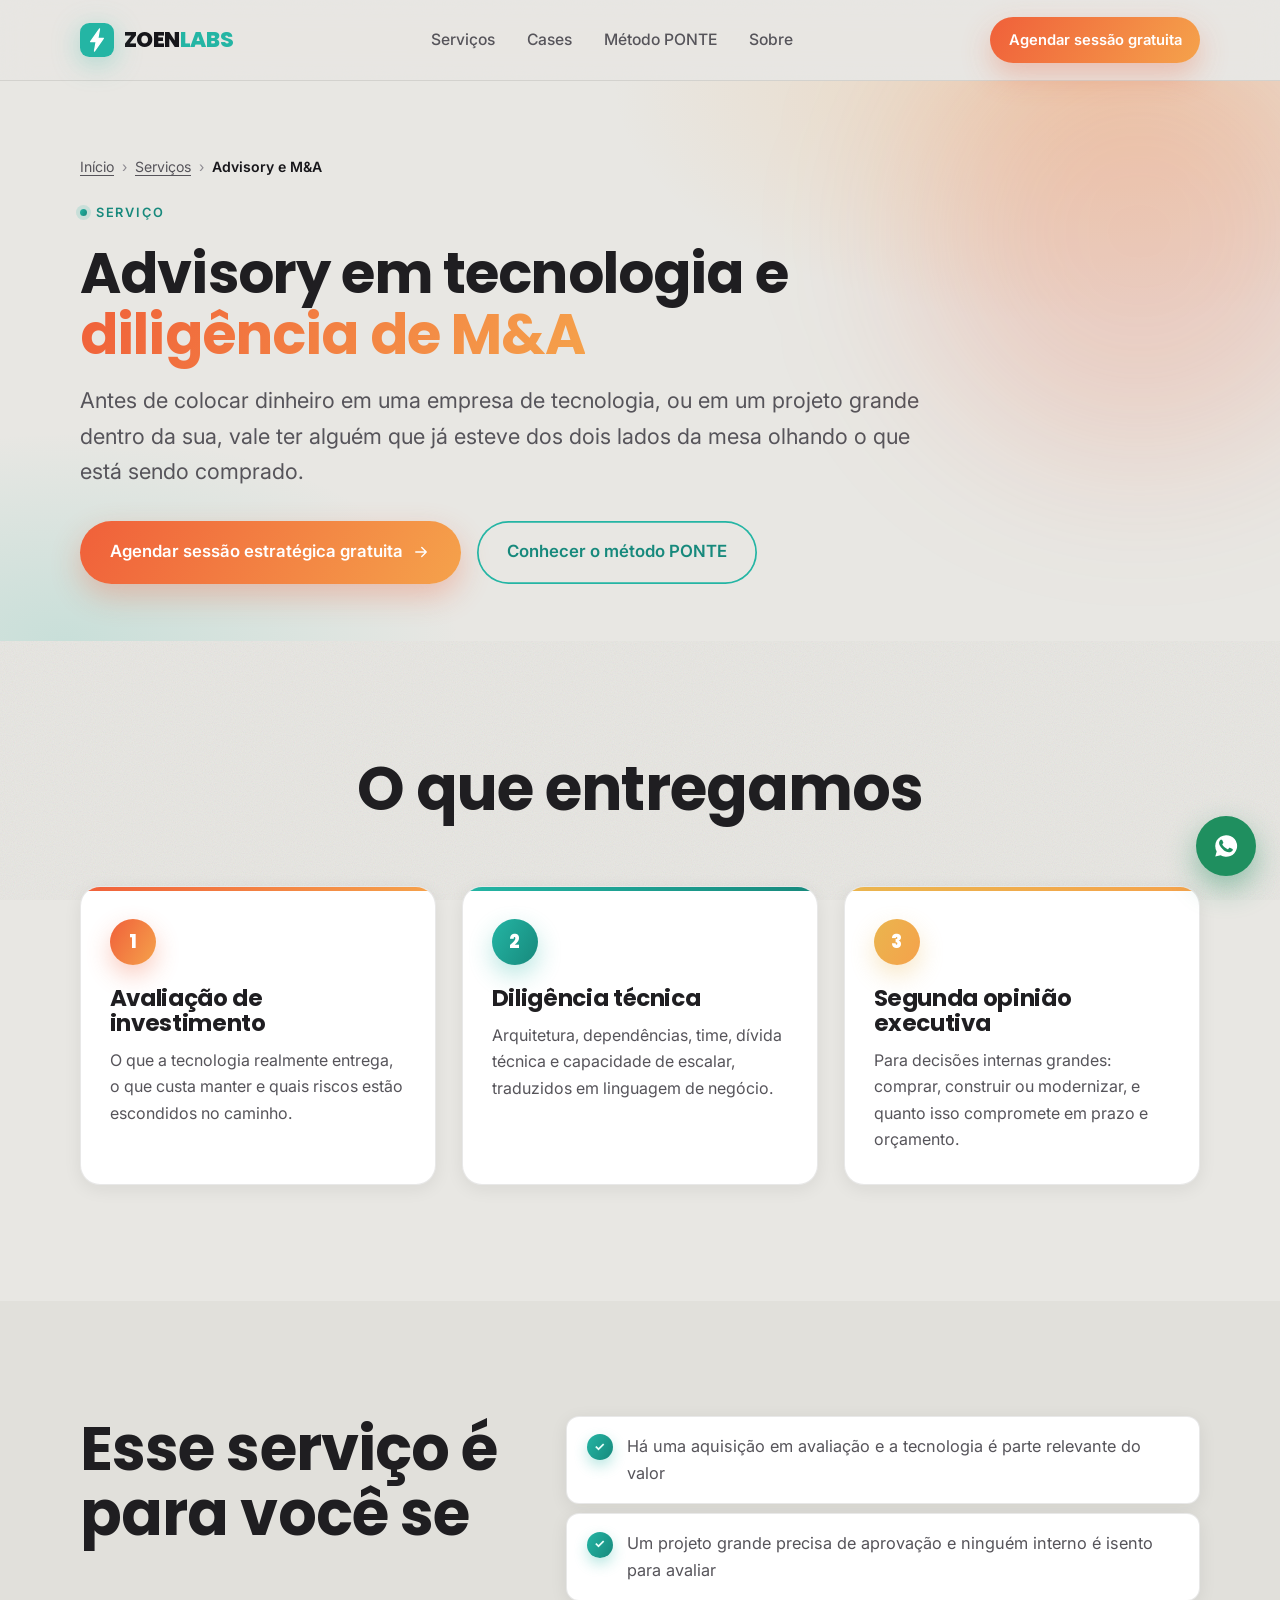
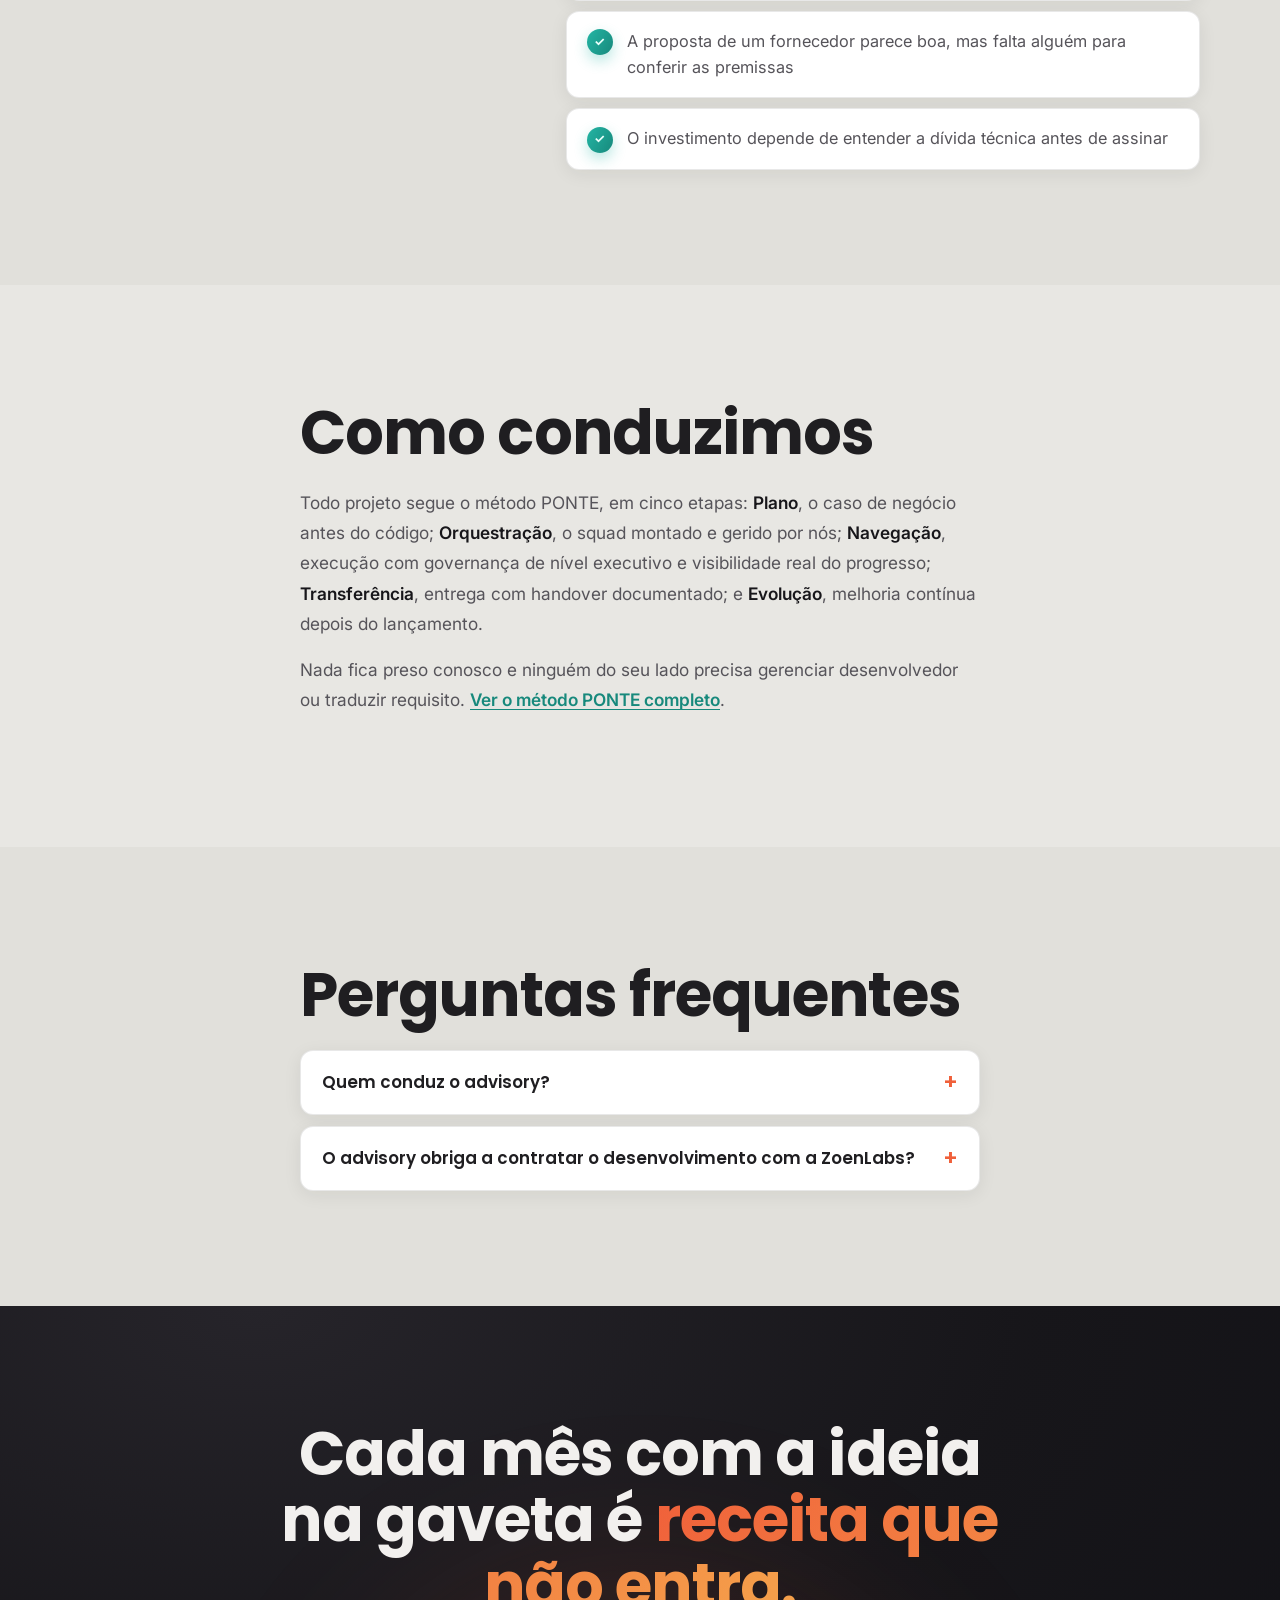
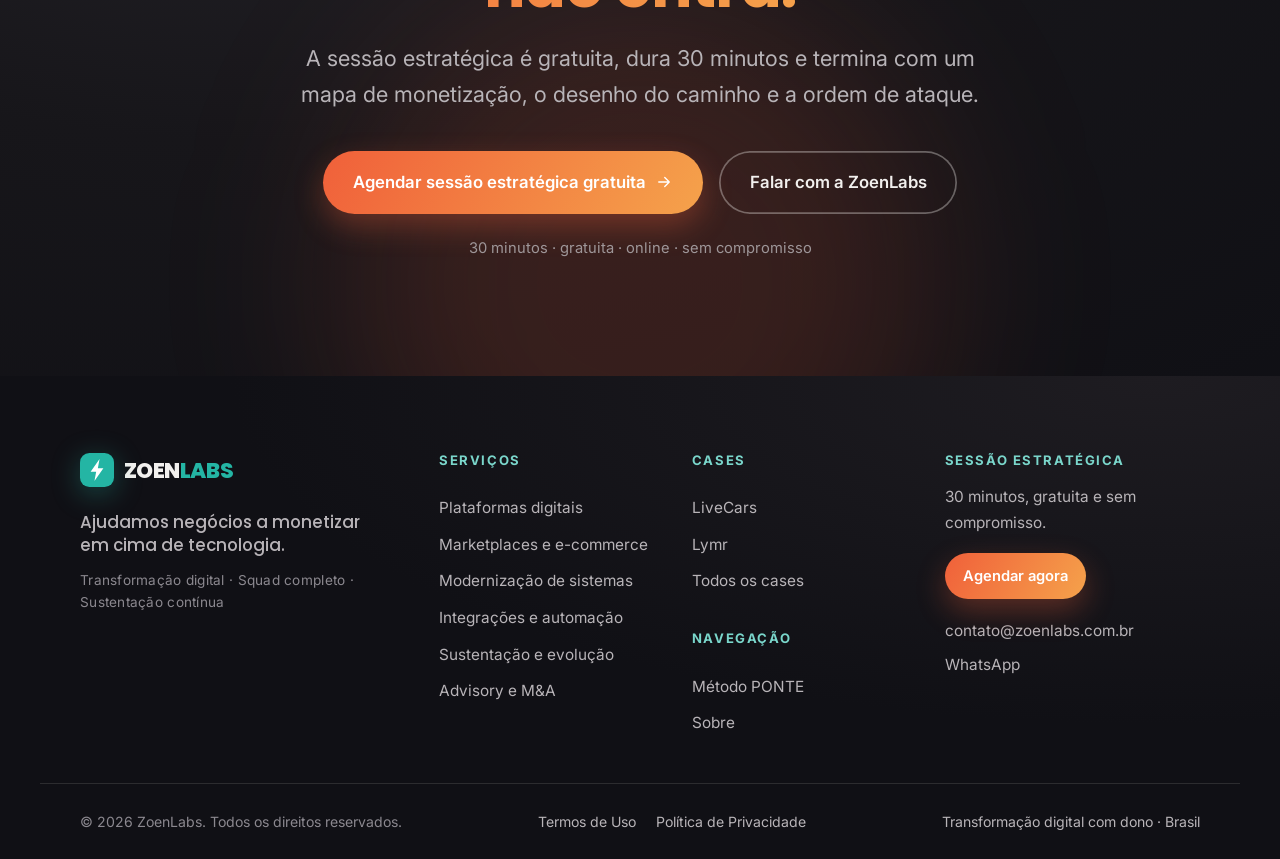
<file: servicos/advisory-tecnologia-ma/index.html>
<!DOCTYPE html>
<html lang="pt-BR">
<head>
  <meta charset="UTF-8" />
  <meta name="viewport" content="width=device-width, initial-scale=1.0" />
  <meta name="theme-color" content="#e8e7e3" media="(prefers-color-scheme: light)" />
  <meta name="theme-color" content="#17161a" media="(prefers-color-scheme: dark)" />

  <title>Advisory em tecnologia e M&A | ZoenLabs</title>
  <meta name="description" content="Advisory para quem vai investir, adquirir ou aprovar um projeto de tecnologia: avaliação técnica e de negócio antes da decisão." />
  <meta name="author" content="ZoenLabs" />
  <meta name="robots" content="index, follow, max-image-preview:large, max-snippet:-1, max-video-preview:-1" />
  <link rel="canonical" href="https://www.zoenlabs.com.br/servicos/advisory-tecnologia-ma" />

  <meta name="language" content="Portuguese" />
  <meta http-equiv="content-language" content="pt-BR" />
  <meta name="geo.region" content="BR" />

  <meta property="og:type" content="website" />
  <meta property="og:site_name" content="ZoenLabs" />
  <meta property="og:locale" content="pt_BR" />
  <meta property="og:url" content="https://www.zoenlabs.com.br/servicos/advisory-tecnologia-ma" />
  <meta property="og:title" content="Olhar executivo antes de investir em tecnologia" />
  <meta property="og:description" content="Advisory para quem vai investir, adquirir ou aprovar um projeto de tecnologia: avaliação técnica e de negócio antes da decisão." />
  <meta property="og:image" content="https://www.zoenlabs.com.br/assets/img/og-zoenlabs.jpg" />

  <meta name="twitter:card" content="summary_large_image" />
  <meta name="twitter:title" content="Olhar executivo antes de investir em tecnologia" />
  <meta name="twitter:description" content="Advisory para quem vai investir, adquirir ou aprovar um projeto de tecnologia: avaliação técnica e de negócio antes da decisão." />
  <meta name="twitter:image" content="https://www.zoenlabs.com.br/assets/img/og-zoenlabs.jpg" />

  <link rel="icon" href="/favicon.ico?v=2" sizes="any" />
  <link rel="icon" type="image/svg+xml" href="/assets/img/favicon.svg?v=2" />
  <link rel="apple-touch-icon" sizes="180x180" href="/assets/img/apple-touch-icon.png?v=2" />
  <link rel="manifest" href="/site.webmanifest" />

  <script type="application/ld+json">
{
  "@context": "https://schema.org",
  "@graph": [
    {
      "@type": "BreadcrumbList",
      "@id": "https://www.zoenlabs.com.br/servicos/advisory-tecnologia-ma#breadcrumb",
      "itemListElement": [
        {
          "@type": "ListItem",
          "position": 1,
          "name": "Início",
          "item": "https://www.zoenlabs.com.br/"
        },
        {
          "@type": "ListItem",
          "position": 2,
          "name": "Serviços",
          "item": "https://www.zoenlabs.com.br/servicos"
        },
        {
          "@type": "ListItem",
          "position": 3,
          "name": "Advisory e M&A",
          "item": "https://www.zoenlabs.com.br/servicos/advisory-tecnologia-ma"
        }
      ]
    },
    {
      "@type": "WebPage",
      "@id": "https://www.zoenlabs.com.br/servicos/advisory-tecnologia-ma#webpage",
      "url": "https://www.zoenlabs.com.br/servicos/advisory-tecnologia-ma",
      "name": "Advisory em tecnologia e M&A | ZoenLabs",
      "description": "Advisory para quem vai investir, adquirir ou aprovar um projeto de tecnologia: avaliação técnica e de negócio antes da decisão.",
      "inLanguage": "pt-BR",
      "isPartOf": {
        "@id": "https://www.zoenlabs.com.br/#website"
      },
      "breadcrumb": {
        "@id": "https://www.zoenlabs.com.br/servicos/advisory-tecnologia-ma#breadcrumb"
      },
      "about": {
        "@id": "https://www.zoenlabs.com.br/#organization"
      }
    },
    {
      "@type": "Service",
      "@id": "https://www.zoenlabs.com.br/servicos/advisory-tecnologia-ma#service",
      "name": "Advisory em investimentos tecnológicos e diligências de M&A",
      "serviceType": "Advisory em investimentos tecnológicos e diligências de M&A",
      "description": "Advisory para quem vai investir, adquirir ou aprovar um projeto de tecnologia: avaliação técnica e de negócio antes da decisão.",
      "provider": {
        "@id": "https://www.zoenlabs.com.br/#organization"
      },
      "areaServed": {
        "@type": "Country",
        "name": "Brasil"
      },
      "audience": {
        "@type": "BusinessAudience",
        "audienceType": "Donos, sócios e diretores de empresas em crescimento"
      },
      "url": "https://www.zoenlabs.com.br/servicos/advisory-tecnologia-ma"
    },
    {
      "@type": "FAQPage",
      "@id": "https://www.zoenlabs.com.br/servicos/advisory-tecnologia-ma#faq",
      "mainEntity": [
        {
          "@type": "Question",
          "name": "Quem conduz o advisory?",
          "acceptedAnswer": {
            "@type": "Answer",
            "text": "Edson Rochedo, fundador da ZoenLabs, com 15 anos como executivo em grandes empresas contratando e avaliando tecnologia."
          }
        },
        {
          "@type": "Question",
          "name": "O advisory obriga a contratar o desenvolvimento com a ZoenLabs?",
          "acceptedAnswer": {
            "@type": "Answer",
            "text": "Não. São contratos separados, e a avaliação continua válida mesmo que a execução fique com outro fornecedor."
          }
        }
      ]
    }
  ]
}
  </script>

  <link rel="preconnect" href="https://fonts.googleapis.com" />
  <link rel="preconnect" href="https://fonts.gstatic.com" crossorigin />
  <link href="https://fonts.googleapis.com/css2?family=Poppins:wght@500;600;700;800&family=Inter:wght@400;500;600;700&display=swap" rel="stylesheet" />
  <link rel="stylesheet" href="/assets/css/styles.css?v=12" />
</head>
<body>
  <div class="grain" aria-hidden="true"></div>

  <header class="nav nav--inner" id="nav">
    <div class="container nav__inner">
      <a href="/" class="brand" aria-label="ZoenLabs, início">
        <span class="brand__mark" aria-hidden="true">
          <svg viewBox="0 0 40 40" width="34" height="34">
            <rect width="40" height="40" rx="11" fill="var(--teal)"/>
            <path d="M23 7 L12.5 22 H19 L17 33 L27.5 18 H21 L23 7 Z" fill="#fff" stroke="#fff" stroke-width="1.4" stroke-linejoin="round"/>
          </svg>
        </span>
        <span class="brand__text">ZOEN<span>LABS</span></span>
      </a>
      <nav class="nav__links" aria-label="Navegação principal">
        <a href="/servicos">Serviços</a>
        <a href="/cases">Cases</a>
        <a href="/#metodo">Método PONTE</a>
        <a href="/#fundador">Sobre</a>
      </nav>
      <div class="nav__actions">
        <a href="/#aplicacao" class="btn btn--primary btn--sm">Agendar sessão gratuita</a>
        <button class="nav__toggle" id="navToggle" aria-label="Abrir menu" aria-expanded="false">
          <span></span><span></span><span></span>
        </button>
      </div>
    </div>
    <div class="nav__mobile" id="navMobile" hidden>
      <a href="/servicos">Serviços</a>
      <a href="/cases">Cases</a>
      <a href="/#metodo">Método PONTE</a>
      <a href="/#fundador">Sobre</a>
      <a href="/#aplicacao" class="btn btn--primary">Agendar sessão gratuita</a>
    </div>
  </header>

  <main>
    <section class="page-hero">
      <div class="page-hero__glow" aria-hidden="true"></div>
      <div class="container">
        <nav class="crumbs" aria-label="Você está em"><a href="/">Início</a> <span aria-hidden="true">›</span> <a href="/servicos">Serviços</a> <span aria-hidden="true">›</span> <span aria-current="page">Advisory e M&A</span></nav>
        <span class="eyebrow"><span class="eyebrow__dot"></span> Serviço</span>
        <h1 class="page-hero__title">Advisory em tecnologia e <span class="text-accent">diligência de M&amp;A</span></h1>
        <p class="page-hero__lead">Antes de colocar dinheiro em uma empresa de tecnologia, ou em um projeto grande dentro da sua, vale ter alguém que já esteve dos dois lados da mesa olhando o que está sendo comprado.</p>
        <div class="page-hero__cta">
          <a href="/#aplicacao" class="btn btn--primary btn--lg">Agendar sessão estratégica gratuita <svg viewBox="0 0 24 24" width="18" height="18" fill="none" aria-hidden="true"><path d="M5 12h14M13 6l6 6-6 6" stroke="currentColor" stroke-width="1.8" stroke-linecap="round" stroke-linejoin="round"/></svg></a>
          <a href="/#metodo" class="btn btn--ghost btn--lg">Conhecer o método PONTE</a>
        </div>
      </div>
    </section>

    <section class="section ">
      <div class="container">
        <div class="section__head">
          <h2 class="section__title">O que entregamos</h2>
          
        </div>
        <div class="gains">
          <article class="gain">
            <span class="gain__num">1</span>
            <h3>Avaliação de investimento</h3>
            <p>O que a tecnologia realmente entrega, o que custa manter e quais riscos estão escondidos no caminho.</p>
          </article>
          <article class="gain">
            <span class="gain__num">2</span>
            <h3>Diligência técnica</h3>
            <p>Arquitetura, dependências, time, dívida técnica e capacidade de escalar, traduzidos em linguagem de negócio.</p>
          </article>
          <article class="gain">
            <span class="gain__num">3</span>
            <h3>Segunda opinião executiva</h3>
            <p>Para decisões internas grandes: comprar, construir ou modernizar, e quanto isso compromete em prazo e orçamento.</p>
          </article>
        </div>
      </div>
    </section>

    <section class="section section--alt">
      <div class="container page-split">
        <div class="page-split__head">
          <h2 class="section__title">Esse serviço é para você se</h2>
          
        </div>
        <div class="page-split__body">
          <ul class="bullets">
            <li><span class="check">✓</span><span>Há uma aquisição em avaliação e a tecnologia é parte relevante do valor</span></li>
            <li><span class="check">✓</span><span>Um projeto grande precisa de aprovação e ninguém interno é isento para avaliar</span></li>
            <li><span class="check">✓</span><span>A proposta de um fornecedor parece boa, mas falta alguém para conferir as premissas</span></li>
            <li><span class="check">✓</span><span>O investimento depende de entender a dívida técnica antes de assinar</span></li>
          </ul>
        </div>
      </div>
    </section>

    <section class="section ">
      <div class="container prose">
        <h2 class="section__title">Como conduzimos</h2>
          <p class="prose__p">Todo projeto segue o método PONTE, em cinco etapas: <strong>Plano</strong>, o caso de negócio antes do código; <strong>Orquestração</strong>, o squad montado e gerido por nós; <strong>Navegação</strong>, execução com governança de nível executivo e visibilidade real do progresso; <strong>Transferência</strong>, entrega com handover documentado; e <strong>Evolução</strong>, melhoria contínua depois do lançamento.</p>
          <p class="prose__p">Nada fica preso conosco e ninguém do seu lado precisa gerenciar desenvolvedor ou traduzir requisito. <a href="/#metodo">Ver o método PONTE completo</a>.</p>
      </div>
    </section>

    <section class="section section--alt">
      <div class="container prose">
        <h2 class="section__title">Perguntas frequentes</h2>
        <div class="faq">
          <details class="faq__item">
            <summary>Quem conduz o advisory?</summary>
            <p>Edson Rochedo, fundador da ZoenLabs, com 15 anos como executivo em grandes empresas contratando e avaliando tecnologia.</p>
          </details>
          <details class="faq__item">
            <summary>O advisory obriga a contratar o desenvolvimento com a ZoenLabs?</summary>
            <p>Não. São contratos separados, e a avaliação continua válida mesmo que a execução fique com outro fornecedor.</p>
          </details>
        </div>
      </div>
    </section>

    <section class="section section--cta">
      <div class="cta__glow" aria-hidden="true"></div>
      <div class="container cta">
        <h2 class="cta__title">Cada mês com a ideia na gaveta é <span class="text-accent">receita que não entra.</span></h2>
        <p class="cta__text">A sessão estratégica é gratuita, dura 30 minutos e termina com um mapa de monetização, o desenho do caminho e a ordem de ataque.</p>
        <div class="cta__actions">
          <a href="/#aplicacao" class="btn btn--primary btn--lg">Agendar sessão estratégica gratuita <svg viewBox="0 0 24 24" width="18" height="18" fill="none" aria-hidden="true"><path d="M5 12h14M13 6l6 6-6 6" stroke="currentColor" stroke-width="1.8" stroke-linecap="round" stroke-linejoin="round"/></svg></a>
          <a href="https://wa.me/5519995735894?text=Ol%C3%A1%2C%20quero%20falar%20com%20a%20ZoenLabs%20sobre%20monetizar%20com%20tecnologia" class="btn btn--outline-dark btn--lg" target="_blank" rel="noopener">Falar com a ZoenLabs</a>
        </div>
        <p class="cta__reassure">30 minutos · gratuita · online · sem compromisso</p>
      </div>
    </section>
  </main>

  <footer class="footer">
    <div class="container footer__inner">
      <div class="footer__brand">
        <a href="/" class="brand brand--footer">
          <span class="brand__mark" aria-hidden="true">
            <svg viewBox="0 0 40 40" width="34" height="34">
              <rect width="40" height="40" rx="11" fill="var(--teal)"/>
              <path d="M23 7 L12.5 22 H19 L17 33 L27.5 18 H21 L23 7 Z" fill="#fff"/>
            </svg>
          </span>
          <span class="brand__text">ZOEN<span>LABS</span></span>
        </a>
        <p class="footer__tag">Ajudamos negócios a monetizar<br />em cima de tecnologia.</p>
        <p class="footer__pillars">Transformação digital · Squad completo · Sustentação contínua</p>
      </div>

      <nav class="footer__nav" aria-label="Serviços">
        <h4>Serviços</h4>
        <a href="/servicos/plataformas-digitais">Plataformas digitais</a>
        <a href="/servicos/marketplaces-e-ecommerce">Marketplaces e e-commerce</a>
        <a href="/servicos/modernizacao-de-sistemas">Modernização de sistemas</a>
        <a href="/servicos/integracoes-e-automacao">Integrações e automação</a>
        <a href="/servicos/sustentacao-e-evolucao">Sustentação e evolução</a>
        <a href="/servicos/advisory-tecnologia-ma">Advisory e M&amp;A</a>
      </nav>

      <nav class="footer__nav" aria-label="Cases e navegação">
        <h4>Cases</h4>
        <a href="/cases/livecars">LiveCars</a>
        <a href="/cases/lymr">Lymr</a>
        <a href="/cases">Todos os cases</a>
        <h4 class="footer__h4--spaced">Navegação</h4>
        <a href="/#metodo">Método PONTE</a>
        <a href="/#fundador">Sobre</a>
      </nav>

      <div class="footer__cta">
        <h4>Sessão estratégica</h4>
        <p>30 minutos, gratuita e sem compromisso.</p>
        <a href="/#aplicacao" class="btn btn--primary btn--sm">Agendar agora</a>
        <div class="footer__contact footer__contact--compact">
          <a href="mailto:contato@zoenlabs.com.br">contato@zoenlabs.com.br</a>
          <a href="https://wa.me/5519995735894" target="_blank" rel="noopener">WhatsApp</a>
        </div>
      </div>
    </div>

    <div class="container footer__bottom">
      <span>© <span id="year">2026</span> ZoenLabs. Todos os direitos reservados.</span>
      <nav class="footer__legal" aria-label="Legal">
        <a href="/termos">Termos de Uso</a>
        <a href="/politica-de-privacidade">Política de Privacidade</a>
      </nav>
      <span class="footer__made">Transformação digital com dono · Brasil</span>
    </div>
  </footer>

  <a href="https://wa.me/5519995735894?text=Ol%C3%A1%2C%20quero%20falar%20com%20a%20ZoenLabs%20sobre%20monetizar%20com%20tecnologia"
     class="whats-float" target="_blank" rel="noopener" aria-label="Chamar no WhatsApp">
    <svg viewBox="0 0 24 24" width="26" height="26" fill="currentColor"><path d="M12 2a10 10 0 0 0-8.6 15l-1.3 4.8 4.9-1.3A10 10 0 1 0 12 2Zm5.7 14.3c-.2.7-1.4 1.3-2 1.4-.5.1-1.2.1-1.9-.1-.4-.1-1-.3-1.8-.6-3-1.3-5-4.4-5.1-4.6-.2-.2-1.3-1.7-1.3-3.2 0-1.5.8-2.3 1-2.6.3-.3.6-.4.8-.4h.6c.2 0 .4 0 .6.5l.9 2c.1.2.1.4 0 .5l-.4.6-.3.3c-.2.2-.3.4-.1.7.2.3.9 1.5 2 2.4 1.4 1.2 2.4 1.5 2.7 1.7.3.1.5.1.7-.1l.8-1c.2-.3.4-.2.7-.1l2 .9c.3.2.5.2.6.4.1.1.1.7-.1 1.4Z"/></svg>
  </a>

  <script src="/assets/js/pages.js?v=1"></script>
</body>
</html>
</file>
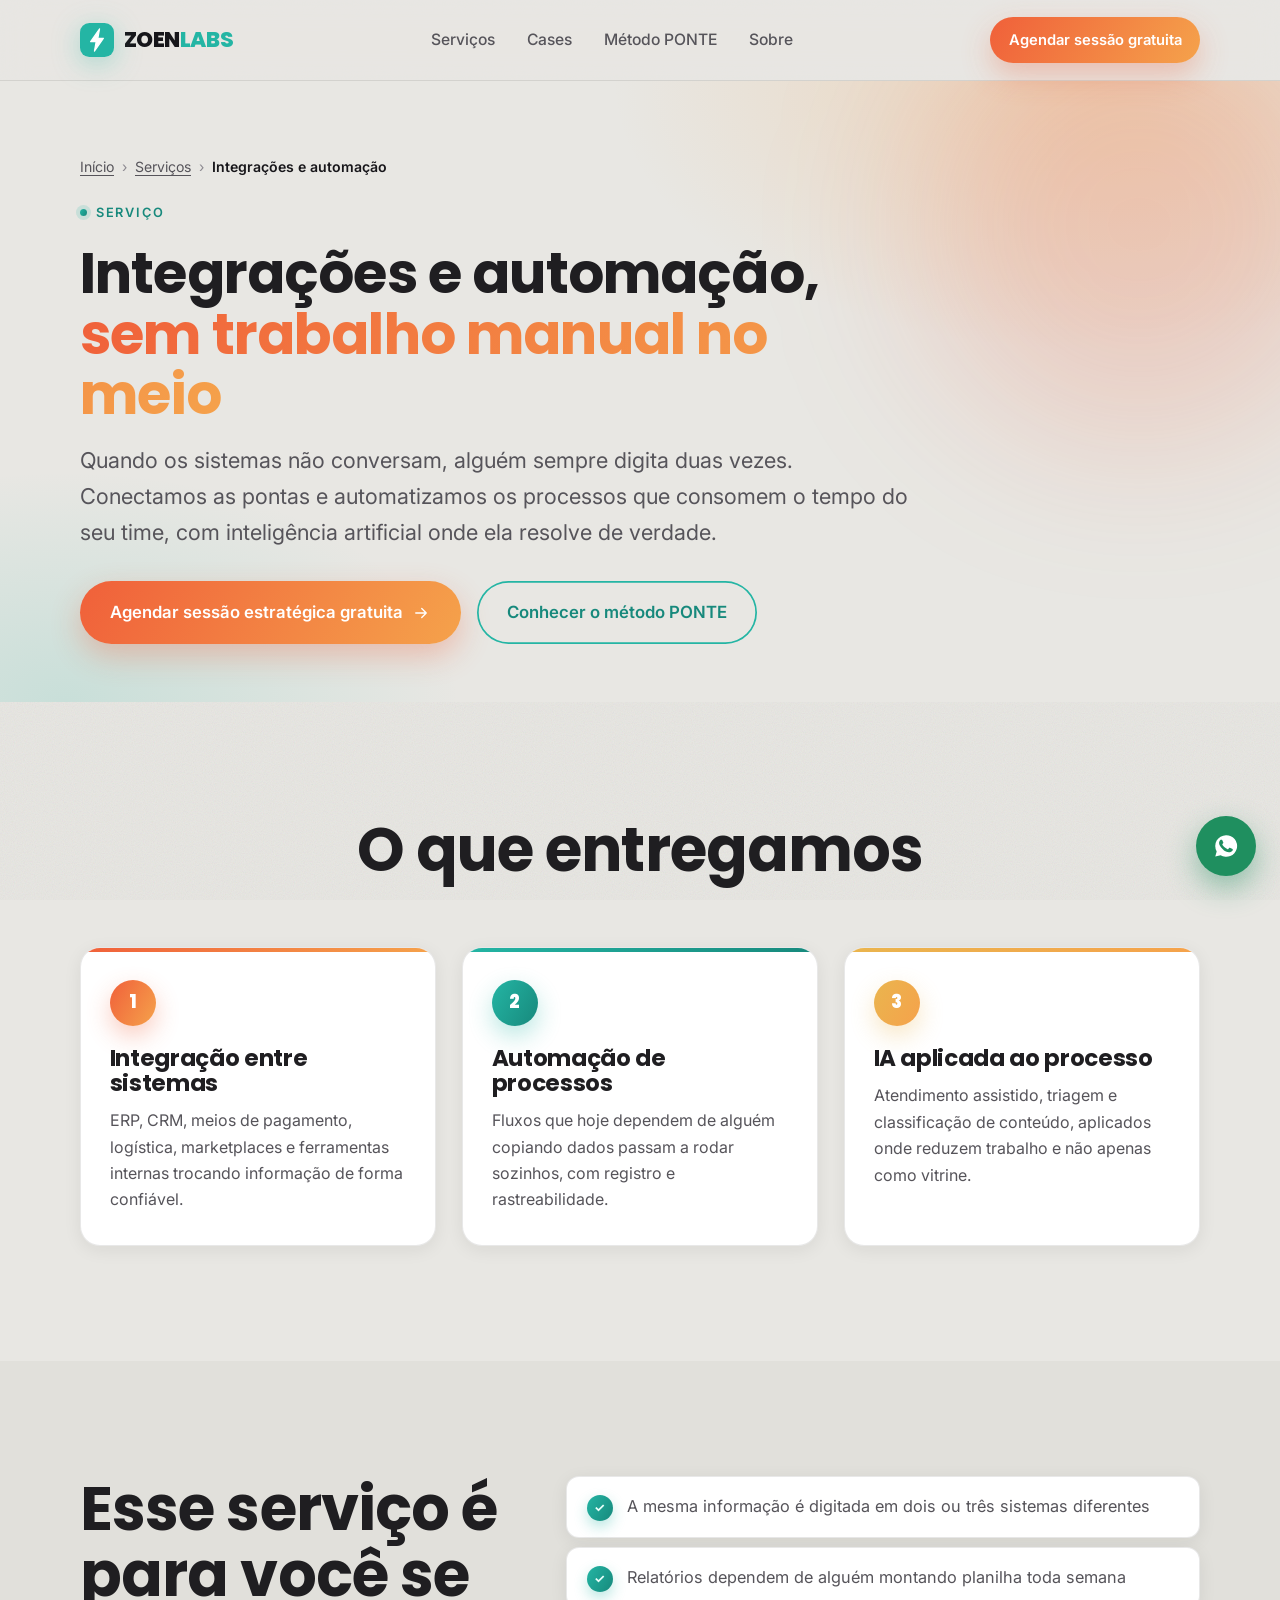
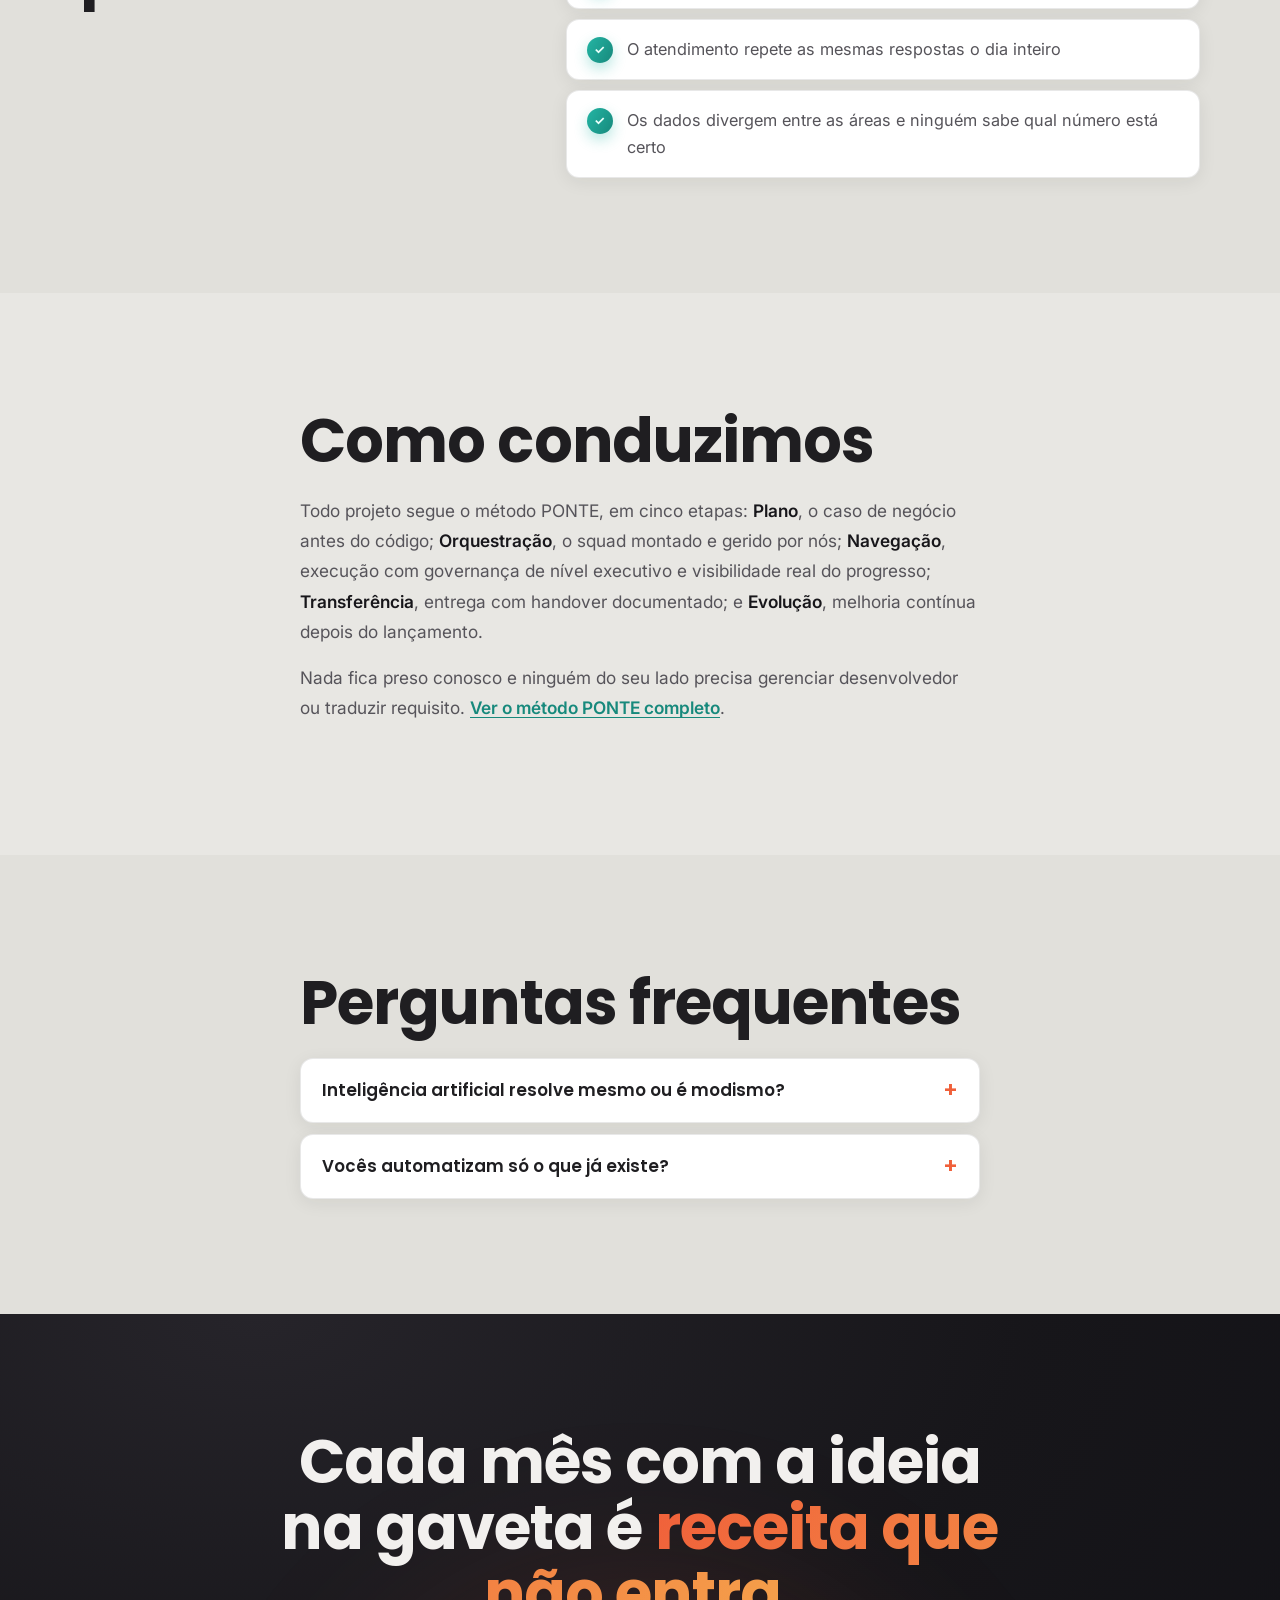
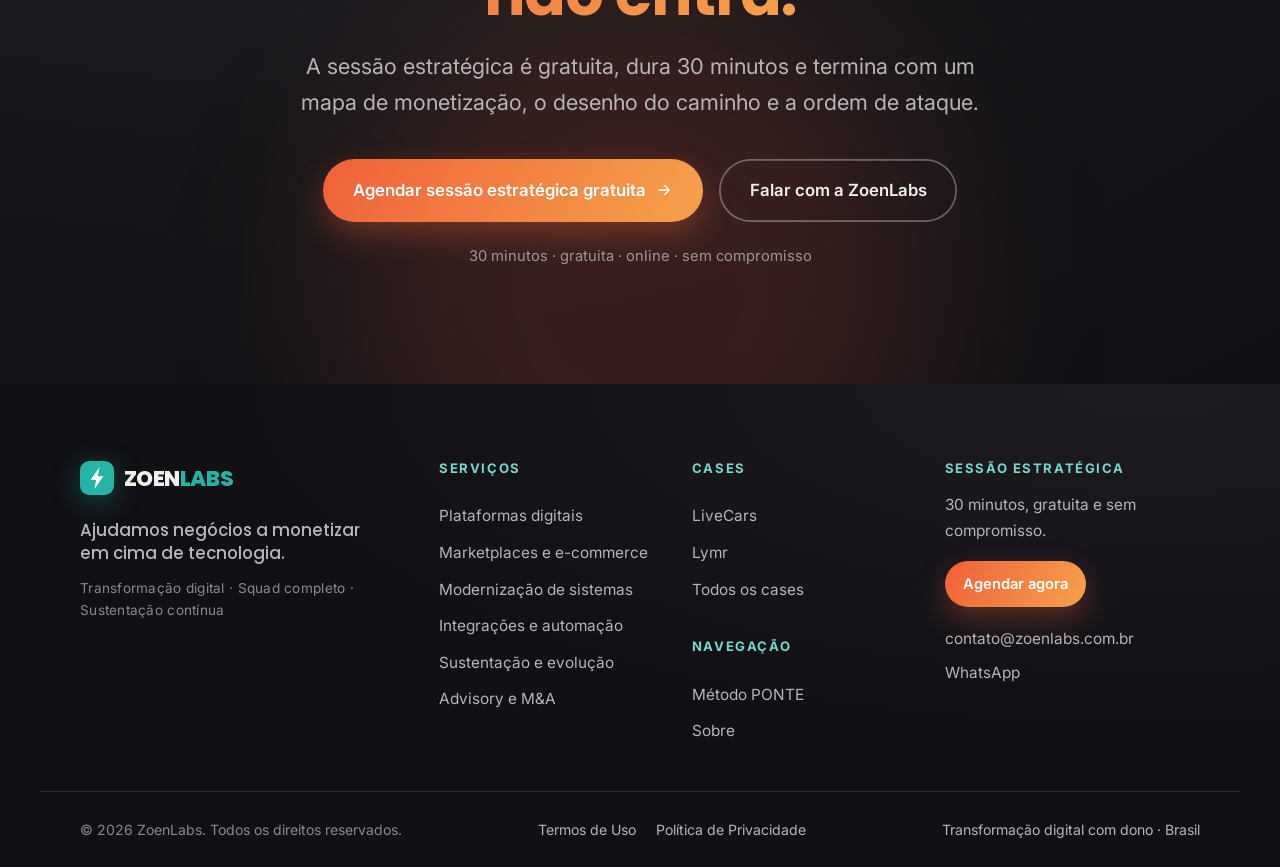
<file: servicos/integracoes-e-automacao/index.html>
<!DOCTYPE html>
<html lang="pt-BR">
<head>
  <meta charset="UTF-8" />
  <meta name="viewport" content="width=device-width, initial-scale=1.0" />
  <meta name="theme-color" content="#e8e7e3" media="(prefers-color-scheme: light)" />
  <meta name="theme-color" content="#17161a" media="(prefers-color-scheme: dark)" />

  <title>Integrações e automação com IA | ZoenLabs</title>
  <meta name="description" content="Conectamos sistemas, APIs e canais, e automatizamos processos de negócio, inclusive com inteligência artificial aplicada onde ela realmente reduz trabalho." />
  <meta name="author" content="ZoenLabs" />
  <meta name="robots" content="index, follow, max-image-preview:large, max-snippet:-1, max-video-preview:-1" />
  <link rel="canonical" href="https://www.zoenlabs.com.br/servicos/integracoes-e-automacao" />

  <meta name="language" content="Portuguese" />
  <meta http-equiv="content-language" content="pt-BR" />
  <meta name="geo.region" content="BR" />

  <meta property="og:type" content="website" />
  <meta property="og:site_name" content="ZoenLabs" />
  <meta property="og:locale" content="pt_BR" />
  <meta property="og:url" content="https://www.zoenlabs.com.br/servicos/integracoes-e-automacao" />
  <meta property="og:title" content="Integrações e automação que eliminam trabalho manual" />
  <meta property="og:description" content="Conectamos sistemas, APIs e canais, e automatizamos processos de negócio, inclusive com inteligência artificial aplicada onde ela realmente reduz trabalho." />
  <meta property="og:image" content="https://www.zoenlabs.com.br/assets/img/og-zoenlabs.jpg" />

  <meta name="twitter:card" content="summary_large_image" />
  <meta name="twitter:title" content="Integrações e automação que eliminam trabalho manual" />
  <meta name="twitter:description" content="Conectamos sistemas, APIs e canais, e automatizamos processos de negócio, inclusive com inteligência artificial aplicada onde ela realmente reduz trabalho." />
  <meta name="twitter:image" content="https://www.zoenlabs.com.br/assets/img/og-zoenlabs.jpg" />

  <link rel="icon" href="/favicon.ico?v=2" sizes="any" />
  <link rel="icon" type="image/svg+xml" href="/assets/img/favicon.svg?v=2" />
  <link rel="apple-touch-icon" sizes="180x180" href="/assets/img/apple-touch-icon.png?v=2" />
  <link rel="manifest" href="/site.webmanifest" />

  <script type="application/ld+json">
{
  "@context": "https://schema.org",
  "@graph": [
    {
      "@type": "BreadcrumbList",
      "@id": "https://www.zoenlabs.com.br/servicos/integracoes-e-automacao#breadcrumb",
      "itemListElement": [
        {
          "@type": "ListItem",
          "position": 1,
          "name": "Início",
          "item": "https://www.zoenlabs.com.br/"
        },
        {
          "@type": "ListItem",
          "position": 2,
          "name": "Serviços",
          "item": "https://www.zoenlabs.com.br/servicos"
        },
        {
          "@type": "ListItem",
          "position": 3,
          "name": "Integrações e automação",
          "item": "https://www.zoenlabs.com.br/servicos/integracoes-e-automacao"
        }
      ]
    },
    {
      "@type": "WebPage",
      "@id": "https://www.zoenlabs.com.br/servicos/integracoes-e-automacao#webpage",
      "url": "https://www.zoenlabs.com.br/servicos/integracoes-e-automacao",
      "name": "Integrações e automação com IA | ZoenLabs",
      "description": "Conectamos sistemas, APIs e canais, e automatizamos processos de negócio, inclusive com inteligência artificial aplicada onde ela realmente reduz trabalho.",
      "inLanguage": "pt-BR",
      "isPartOf": {
        "@id": "https://www.zoenlabs.com.br/#website"
      },
      "breadcrumb": {
        "@id": "https://www.zoenlabs.com.br/servicos/integracoes-e-automacao#breadcrumb"
      },
      "about": {
        "@id": "https://www.zoenlabs.com.br/#organization"
      }
    },
    {
      "@type": "Service",
      "@id": "https://www.zoenlabs.com.br/servicos/integracoes-e-automacao#service",
      "name": "Integrações de sistemas e automação de processos com inteligência artificial",
      "serviceType": "Integrações de sistemas e automação de processos com inteligência artificial",
      "description": "Conectamos sistemas, APIs e canais, e automatizamos processos de negócio, inclusive com inteligência artificial aplicada onde ela realmente reduz trabalho.",
      "provider": {
        "@id": "https://www.zoenlabs.com.br/#organization"
      },
      "areaServed": {
        "@type": "Country",
        "name": "Brasil"
      },
      "audience": {
        "@type": "BusinessAudience",
        "audienceType": "Donos, sócios e diretores de empresas em crescimento"
      },
      "url": "https://www.zoenlabs.com.br/servicos/integracoes-e-automacao"
    },
    {
      "@type": "FAQPage",
      "@id": "https://www.zoenlabs.com.br/servicos/integracoes-e-automacao#faq",
      "mainEntity": [
        {
          "@type": "Question",
          "name": "Inteligência artificial resolve mesmo ou é modismo?",
          "acceptedAnswer": {
            "@type": "Answer",
            "text": "Resolve quando aplicada a um processo específico e mensurável, como triagem e atendimento assistido. Fora disso, costuma ser custo sem retorno."
          }
        },
        {
          "@type": "Question",
          "name": "Vocês automatizam só o que já existe?",
          "acceptedAnswer": {
            "@type": "Answer",
            "text": "Não necessariamente. Muitas vezes o processo precisa ser redesenhado antes, senão a automação só acelera um fluxo ruim."
          }
        }
      ]
    }
  ]
}
  </script>

  <link rel="preconnect" href="https://fonts.googleapis.com" />
  <link rel="preconnect" href="https://fonts.gstatic.com" crossorigin />
  <link href="https://fonts.googleapis.com/css2?family=Poppins:wght@500;600;700;800&family=Inter:wght@400;500;600;700&display=swap" rel="stylesheet" />
  <link rel="stylesheet" href="/assets/css/styles.css?v=12" />
</head>
<body>
  <div class="grain" aria-hidden="true"></div>

  <header class="nav nav--inner" id="nav">
    <div class="container nav__inner">
      <a href="/" class="brand" aria-label="ZoenLabs, início">
        <span class="brand__mark" aria-hidden="true">
          <svg viewBox="0 0 40 40" width="34" height="34">
            <rect width="40" height="40" rx="11" fill="var(--teal)"/>
            <path d="M23 7 L12.5 22 H19 L17 33 L27.5 18 H21 L23 7 Z" fill="#fff" stroke="#fff" stroke-width="1.4" stroke-linejoin="round"/>
          </svg>
        </span>
        <span class="brand__text">ZOEN<span>LABS</span></span>
      </a>
      <nav class="nav__links" aria-label="Navegação principal">
        <a href="/servicos">Serviços</a>
        <a href="/cases">Cases</a>
        <a href="/#metodo">Método PONTE</a>
        <a href="/#fundador">Sobre</a>
      </nav>
      <div class="nav__actions">
        <a href="/#aplicacao" class="btn btn--primary btn--sm">Agendar sessão gratuita</a>
        <button class="nav__toggle" id="navToggle" aria-label="Abrir menu" aria-expanded="false">
          <span></span><span></span><span></span>
        </button>
      </div>
    </div>
    <div class="nav__mobile" id="navMobile" hidden>
      <a href="/servicos">Serviços</a>
      <a href="/cases">Cases</a>
      <a href="/#metodo">Método PONTE</a>
      <a href="/#fundador">Sobre</a>
      <a href="/#aplicacao" class="btn btn--primary">Agendar sessão gratuita</a>
    </div>
  </header>

  <main>
    <section class="page-hero">
      <div class="page-hero__glow" aria-hidden="true"></div>
      <div class="container">
        <nav class="crumbs" aria-label="Você está em"><a href="/">Início</a> <span aria-hidden="true">›</span> <a href="/servicos">Serviços</a> <span aria-hidden="true">›</span> <span aria-current="page">Integrações e automação</span></nav>
        <span class="eyebrow"><span class="eyebrow__dot"></span> Serviço</span>
        <h1 class="page-hero__title">Integrações e automação, <span class="text-accent">sem trabalho manual no meio</span></h1>
        <p class="page-hero__lead">Quando os sistemas não conversam, alguém sempre digita duas vezes. Conectamos as pontas e automatizamos os processos que consomem o tempo do seu time, com inteligência artificial onde ela resolve de verdade.</p>
        <div class="page-hero__cta">
          <a href="/#aplicacao" class="btn btn--primary btn--lg">Agendar sessão estratégica gratuita <svg viewBox="0 0 24 24" width="18" height="18" fill="none" aria-hidden="true"><path d="M5 12h14M13 6l6 6-6 6" stroke="currentColor" stroke-width="1.8" stroke-linecap="round" stroke-linejoin="round"/></svg></a>
          <a href="/#metodo" class="btn btn--ghost btn--lg">Conhecer o método PONTE</a>
        </div>
      </div>
    </section>

    <section class="section ">
      <div class="container">
        <div class="section__head">
          <h2 class="section__title">O que entregamos</h2>
          
        </div>
        <div class="gains">
          <article class="gain">
            <span class="gain__num">1</span>
            <h3>Integração entre sistemas</h3>
            <p>ERP, CRM, meios de pagamento, logística, marketplaces e ferramentas internas trocando informação de forma confiável.</p>
          </article>
          <article class="gain">
            <span class="gain__num">2</span>
            <h3>Automação de processos</h3>
            <p>Fluxos que hoje dependem de alguém copiando dados passam a rodar sozinhos, com registro e rastreabilidade.</p>
          </article>
          <article class="gain">
            <span class="gain__num">3</span>
            <h3>IA aplicada ao processo</h3>
            <p>Atendimento assistido, triagem e classificação de conteúdo, aplicados onde reduzem trabalho e não apenas como vitrine.</p>
          </article>
        </div>
      </div>
    </section>

    <section class="section section--alt">
      <div class="container page-split">
        <div class="page-split__head">
          <h2 class="section__title">Esse serviço é para você se</h2>
          
        </div>
        <div class="page-split__body">
          <ul class="bullets">
            <li><span class="check">✓</span><span>A mesma informação é digitada em dois ou três sistemas diferentes</span></li>
            <li><span class="check">✓</span><span>Relatórios dependem de alguém montando planilha toda semana</span></li>
            <li><span class="check">✓</span><span>O atendimento repete as mesmas respostas o dia inteiro</span></li>
            <li><span class="check">✓</span><span>Os dados divergem entre as áreas e ninguém sabe qual número está certo</span></li>
          </ul>
        </div>
      </div>
    </section>

    <section class="section ">
      <div class="container prose">
        <h2 class="section__title">Como conduzimos</h2>
          <p class="prose__p">Todo projeto segue o método PONTE, em cinco etapas: <strong>Plano</strong>, o caso de negócio antes do código; <strong>Orquestração</strong>, o squad montado e gerido por nós; <strong>Navegação</strong>, execução com governança de nível executivo e visibilidade real do progresso; <strong>Transferência</strong>, entrega com handover documentado; e <strong>Evolução</strong>, melhoria contínua depois do lançamento.</p>
          <p class="prose__p">Nada fica preso conosco e ninguém do seu lado precisa gerenciar desenvolvedor ou traduzir requisito. <a href="/#metodo">Ver o método PONTE completo</a>.</p>
      </div>
    </section>

    <section class="section section--alt">
      <div class="container prose">
        <h2 class="section__title">Perguntas frequentes</h2>
        <div class="faq">
          <details class="faq__item">
            <summary>Inteligência artificial resolve mesmo ou é modismo?</summary>
            <p>Resolve quando aplicada a um processo específico e mensurável, como triagem e atendimento assistido. Fora disso, costuma ser custo sem retorno.</p>
          </details>
          <details class="faq__item">
            <summary>Vocês automatizam só o que já existe?</summary>
            <p>Não necessariamente. Muitas vezes o processo precisa ser redesenhado antes, senão a automação só acelera um fluxo ruim.</p>
          </details>
        </div>
      </div>
    </section>

    <section class="section section--cta">
      <div class="cta__glow" aria-hidden="true"></div>
      <div class="container cta">
        <h2 class="cta__title">Cada mês com a ideia na gaveta é <span class="text-accent">receita que não entra.</span></h2>
        <p class="cta__text">A sessão estratégica é gratuita, dura 30 minutos e termina com um mapa de monetização, o desenho do caminho e a ordem de ataque.</p>
        <div class="cta__actions">
          <a href="/#aplicacao" class="btn btn--primary btn--lg">Agendar sessão estratégica gratuita <svg viewBox="0 0 24 24" width="18" height="18" fill="none" aria-hidden="true"><path d="M5 12h14M13 6l6 6-6 6" stroke="currentColor" stroke-width="1.8" stroke-linecap="round" stroke-linejoin="round"/></svg></a>
          <a href="https://wa.me/5519995735894?text=Ol%C3%A1%2C%20quero%20falar%20com%20a%20ZoenLabs%20sobre%20monetizar%20com%20tecnologia" class="btn btn--outline-dark btn--lg" target="_blank" rel="noopener">Falar com a ZoenLabs</a>
        </div>
        <p class="cta__reassure">30 minutos · gratuita · online · sem compromisso</p>
      </div>
    </section>
  </main>

  <footer class="footer">
    <div class="container footer__inner">
      <div class="footer__brand">
        <a href="/" class="brand brand--footer">
          <span class="brand__mark" aria-hidden="true">
            <svg viewBox="0 0 40 40" width="34" height="34">
              <rect width="40" height="40" rx="11" fill="var(--teal)"/>
              <path d="M23 7 L12.5 22 H19 L17 33 L27.5 18 H21 L23 7 Z" fill="#fff"/>
            </svg>
          </span>
          <span class="brand__text">ZOEN<span>LABS</span></span>
        </a>
        <p class="footer__tag">Ajudamos negócios a monetizar<br />em cima de tecnologia.</p>
        <p class="footer__pillars">Transformação digital · Squad completo · Sustentação contínua</p>
      </div>

      <nav class="footer__nav" aria-label="Serviços">
        <h4>Serviços</h4>
        <a href="/servicos/plataformas-digitais">Plataformas digitais</a>
        <a href="/servicos/marketplaces-e-ecommerce">Marketplaces e e-commerce</a>
        <a href="/servicos/modernizacao-de-sistemas">Modernização de sistemas</a>
        <a href="/servicos/integracoes-e-automacao">Integrações e automação</a>
        <a href="/servicos/sustentacao-e-evolucao">Sustentação e evolução</a>
        <a href="/servicos/advisory-tecnologia-ma">Advisory e M&amp;A</a>
      </nav>

      <nav class="footer__nav" aria-label="Cases e navegação">
        <h4>Cases</h4>
        <a href="/cases/livecars">LiveCars</a>
        <a href="/cases/lymr">Lymr</a>
        <a href="/cases">Todos os cases</a>
        <h4 class="footer__h4--spaced">Navegação</h4>
        <a href="/#metodo">Método PONTE</a>
        <a href="/#fundador">Sobre</a>
      </nav>

      <div class="footer__cta">
        <h4>Sessão estratégica</h4>
        <p>30 minutos, gratuita e sem compromisso.</p>
        <a href="/#aplicacao" class="btn btn--primary btn--sm">Agendar agora</a>
        <div class="footer__contact footer__contact--compact">
          <a href="mailto:contato@zoenlabs.com.br">contato@zoenlabs.com.br</a>
          <a href="https://wa.me/5519995735894" target="_blank" rel="noopener">WhatsApp</a>
        </div>
      </div>
    </div>

    <div class="container footer__bottom">
      <span>© <span id="year">2026</span> ZoenLabs. Todos os direitos reservados.</span>
      <nav class="footer__legal" aria-label="Legal">
        <a href="/termos">Termos de Uso</a>
        <a href="/politica-de-privacidade">Política de Privacidade</a>
      </nav>
      <span class="footer__made">Transformação digital com dono · Brasil</span>
    </div>
  </footer>

  <a href="https://wa.me/5519995735894?text=Ol%C3%A1%2C%20quero%20falar%20com%20a%20ZoenLabs%20sobre%20monetizar%20com%20tecnologia"
     class="whats-float" target="_blank" rel="noopener" aria-label="Chamar no WhatsApp">
    <svg viewBox="0 0 24 24" width="26" height="26" fill="currentColor"><path d="M12 2a10 10 0 0 0-8.6 15l-1.3 4.8 4.9-1.3A10 10 0 1 0 12 2Zm5.7 14.3c-.2.7-1.4 1.3-2 1.4-.5.1-1.2.1-1.9-.1-.4-.1-1-.3-1.8-.6-3-1.3-5-4.4-5.1-4.6-.2-.2-1.3-1.7-1.3-3.2 0-1.5.8-2.3 1-2.6.3-.3.6-.4.8-.4h.6c.2 0 .4 0 .6.5l.9 2c.1.2.1.4 0 .5l-.4.6-.3.3c-.2.2-.3.4-.1.7.2.3.9 1.5 2 2.4 1.4 1.2 2.4 1.5 2.7 1.7.3.1.5.1.7-.1l.8-1c.2-.3.4-.2.7-.1l2 .9c.3.2.5.2.6.4.1.1.1.7-.1 1.4Z"/></svg>
  </a>

  <script src="/assets/js/pages.js?v=1"></script>
</body>
</html>
</file>
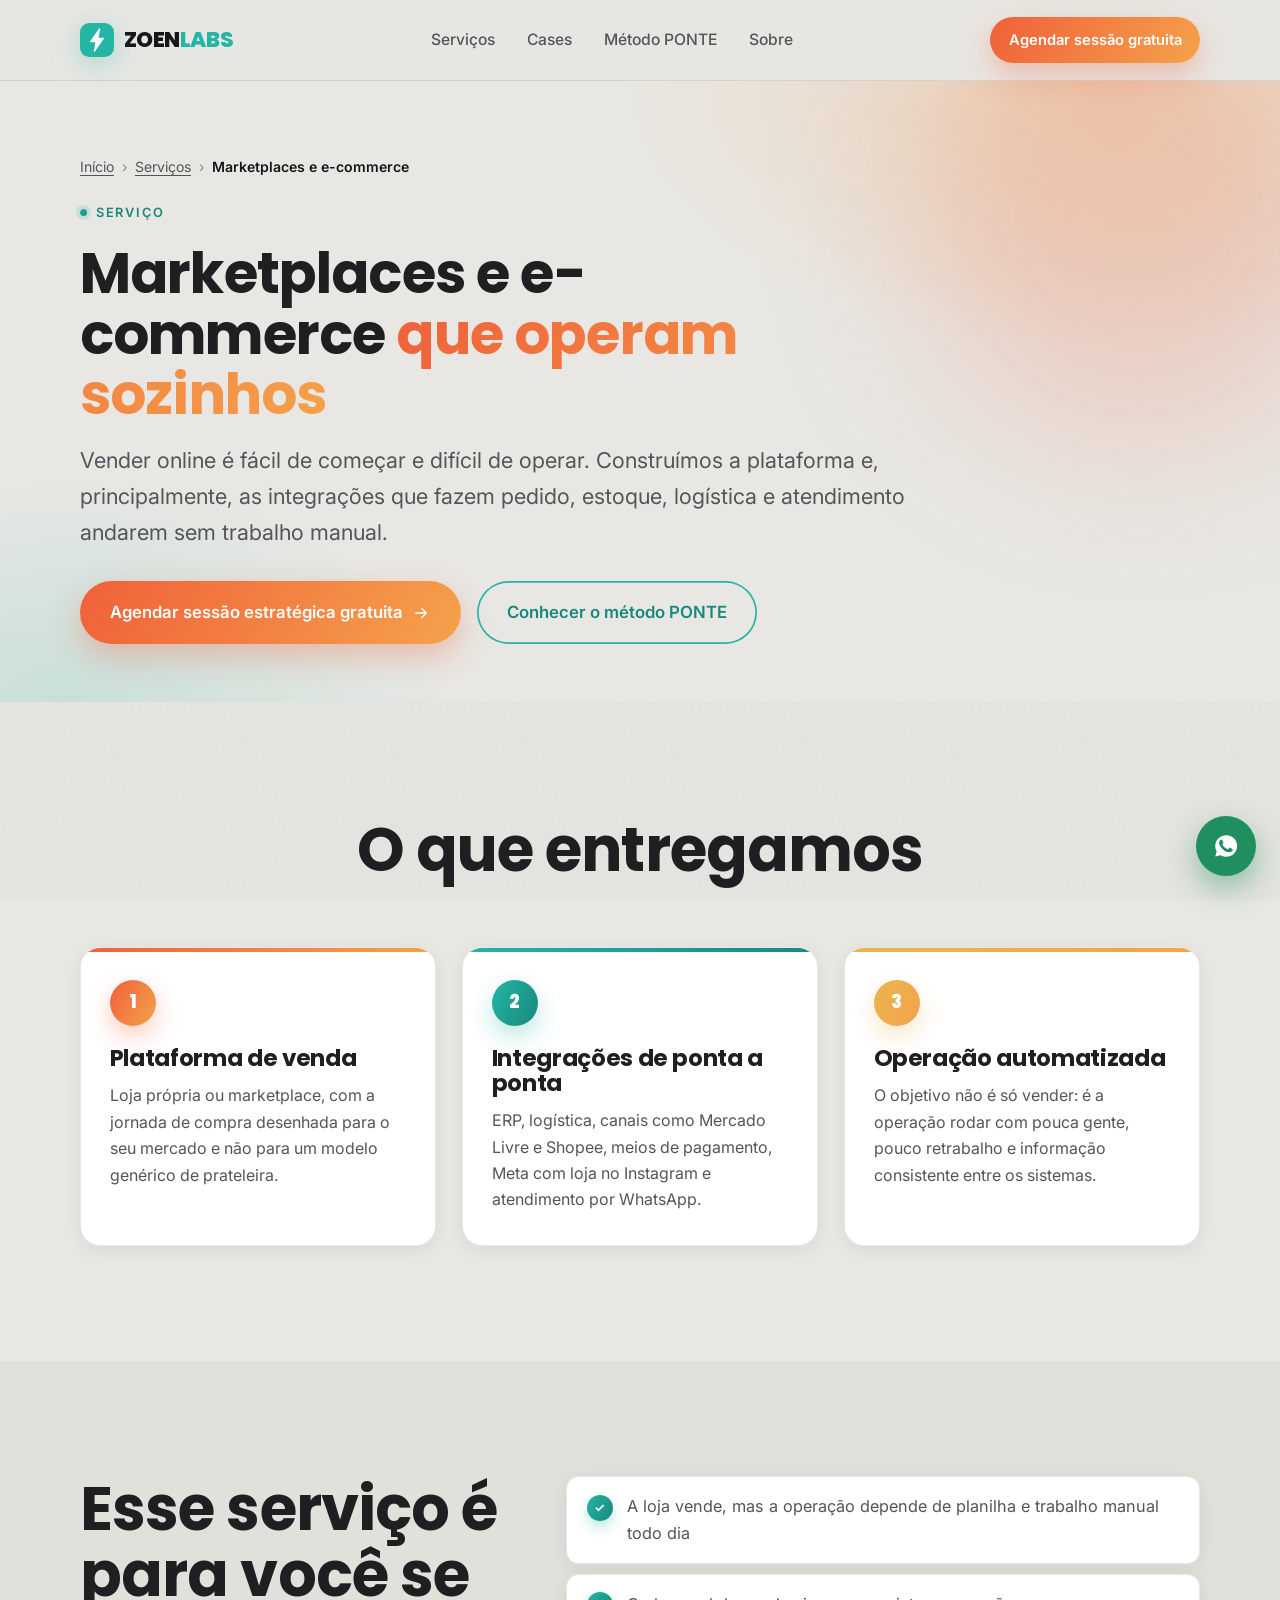
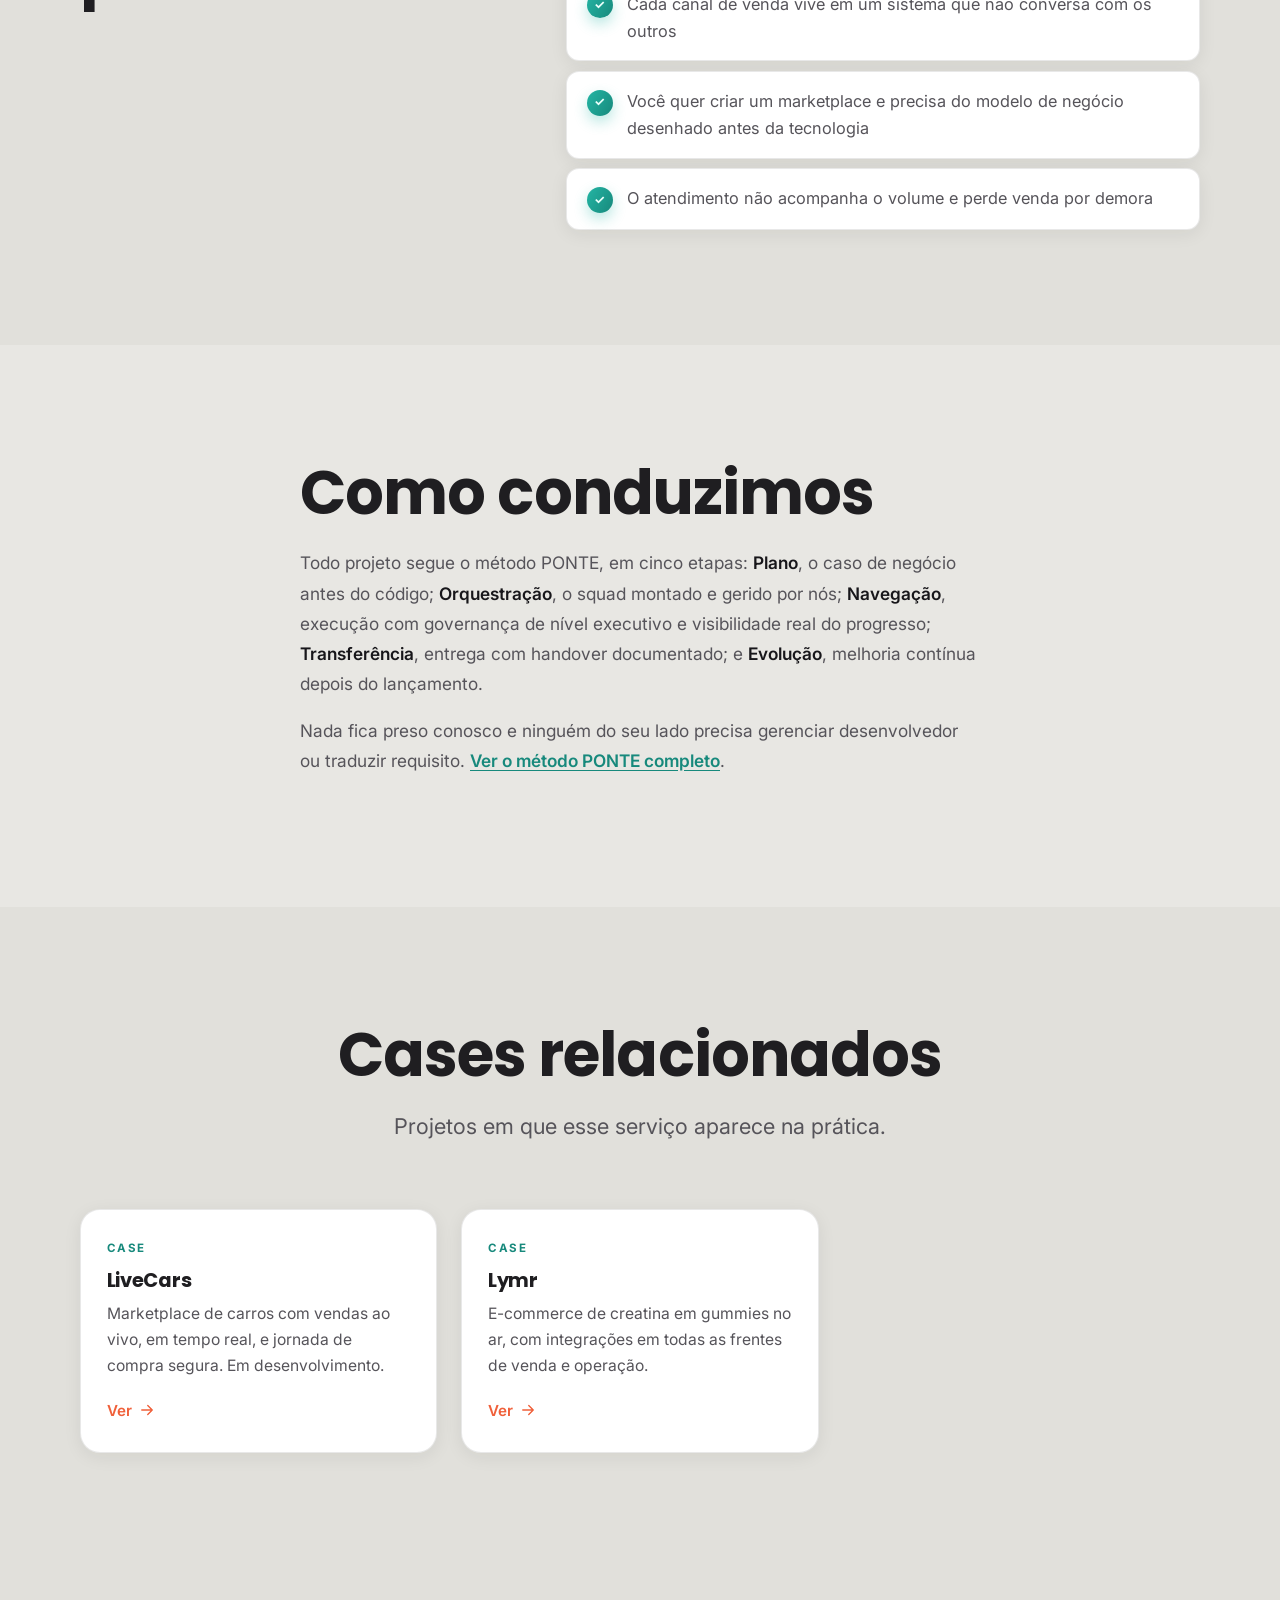
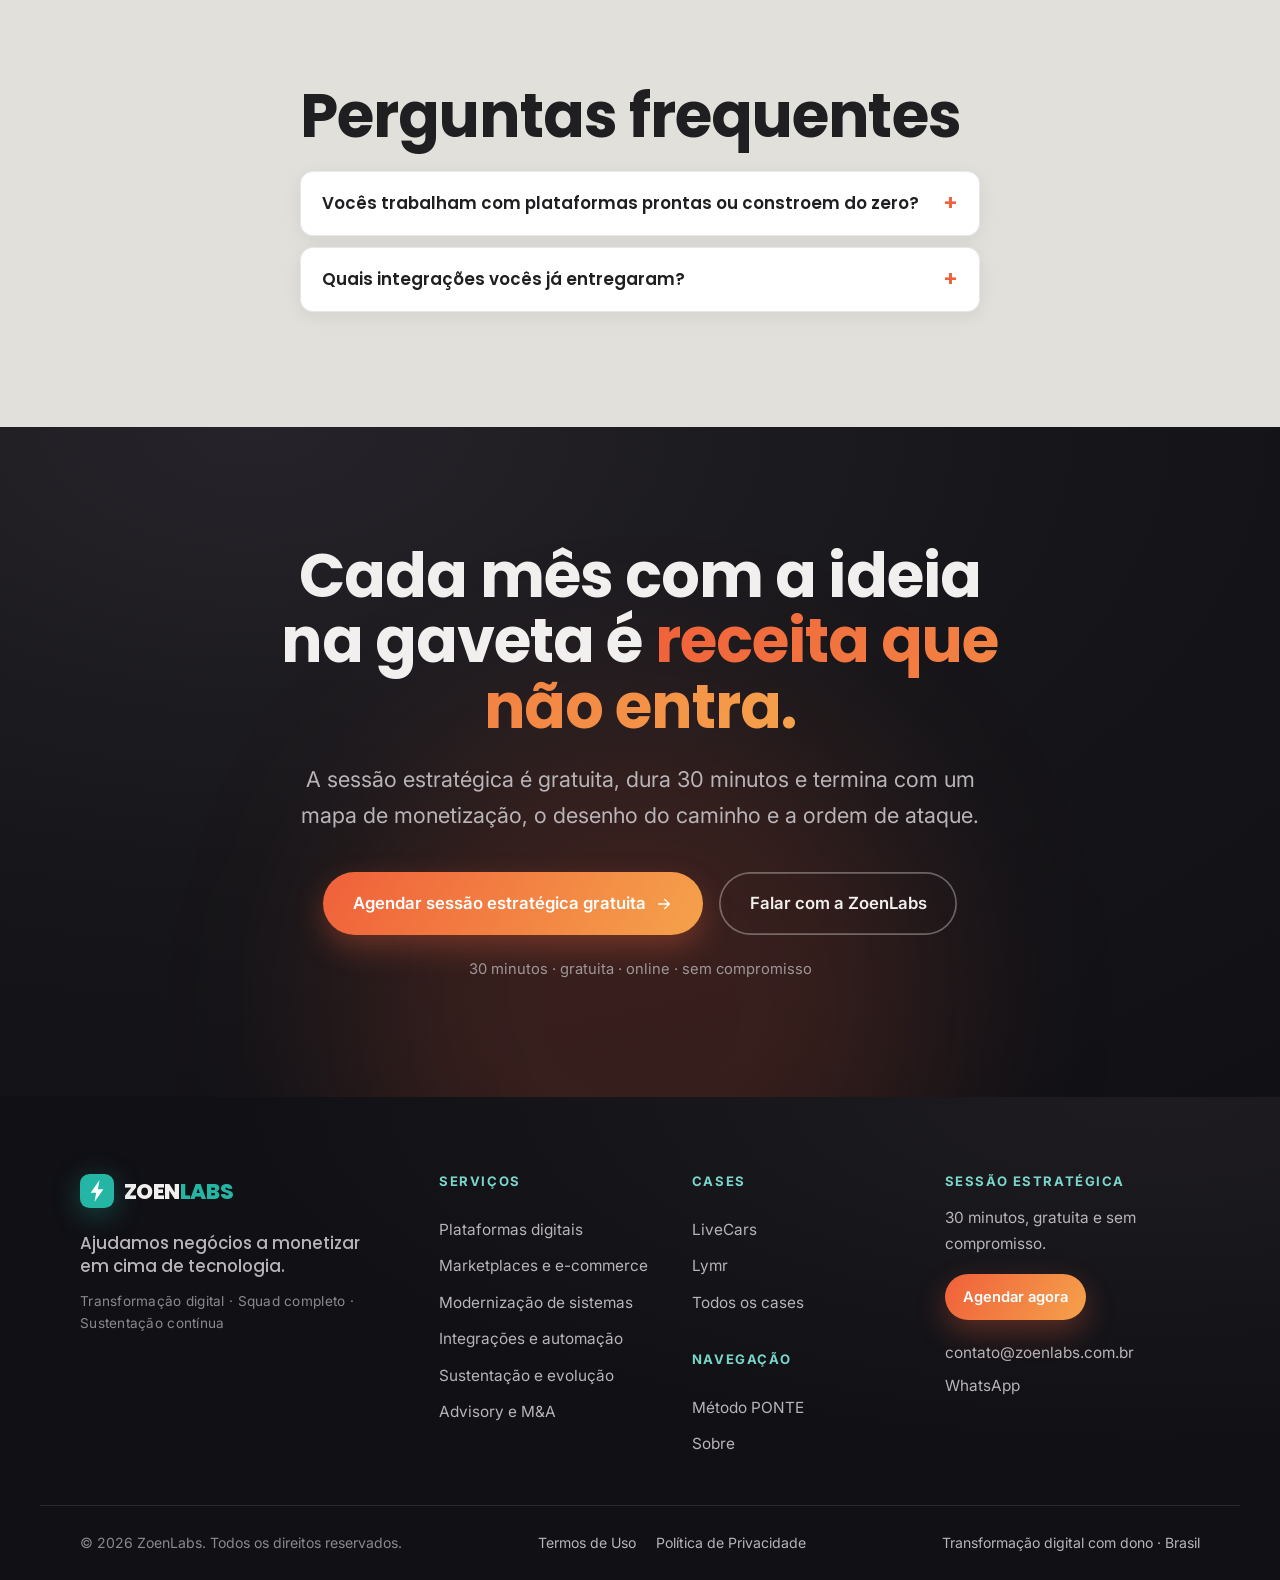
<file: servicos/marketplaces-e-ecommerce/index.html>
<!DOCTYPE html>
<html lang="pt-BR">
<head>
  <meta charset="UTF-8" />
  <meta name="viewport" content="width=device-width, initial-scale=1.0" />
  <meta name="theme-color" content="#e8e7e3" media="(prefers-color-scheme: light)" />
  <meta name="theme-color" content="#17161a" media="(prefers-color-scheme: dark)" />

  <title>Marketplaces e e-commerce integrado | ZoenLabs</title>
  <meta name="description" content="Construímos marketplaces e lojas integradas a ERP, logística, canais de venda e atendimento, com operação automatizada e baixa complexidade para o time." />
  <meta name="author" content="ZoenLabs" />
  <meta name="robots" content="index, follow, max-image-preview:large, max-snippet:-1, max-video-preview:-1" />
  <link rel="canonical" href="https://www.zoenlabs.com.br/servicos/marketplaces-e-ecommerce" />

  <meta name="language" content="Portuguese" />
  <meta http-equiv="content-language" content="pt-BR" />
  <meta name="geo.region" content="BR" />

  <meta property="og:type" content="website" />
  <meta property="og:site_name" content="ZoenLabs" />
  <meta property="og:locale" content="pt_BR" />
  <meta property="og:url" content="https://www.zoenlabs.com.br/servicos/marketplaces-e-ecommerce" />
  <meta property="og:title" content="Marketplaces e e-commerce que operam sozinhos" />
  <meta property="og:description" content="Construímos marketplaces e lojas integradas a ERP, logística, canais de venda e atendimento, com operação automatizada e baixa complexidade para o time." />
  <meta property="og:image" content="https://www.zoenlabs.com.br/assets/img/og-zoenlabs.jpg" />

  <meta name="twitter:card" content="summary_large_image" />
  <meta name="twitter:title" content="Marketplaces e e-commerce que operam sozinhos" />
  <meta name="twitter:description" content="Construímos marketplaces e lojas integradas a ERP, logística, canais de venda e atendimento, com operação automatizada e baixa complexidade para o time." />
  <meta name="twitter:image" content="https://www.zoenlabs.com.br/assets/img/og-zoenlabs.jpg" />

  <link rel="icon" href="/favicon.ico?v=2" sizes="any" />
  <link rel="icon" type="image/svg+xml" href="/assets/img/favicon.svg?v=2" />
  <link rel="apple-touch-icon" sizes="180x180" href="/assets/img/apple-touch-icon.png?v=2" />
  <link rel="manifest" href="/site.webmanifest" />

  <script type="application/ld+json">
{
  "@context": "https://schema.org",
  "@graph": [
    {
      "@type": "BreadcrumbList",
      "@id": "https://www.zoenlabs.com.br/servicos/marketplaces-e-ecommerce#breadcrumb",
      "itemListElement": [
        {
          "@type": "ListItem",
          "position": 1,
          "name": "Início",
          "item": "https://www.zoenlabs.com.br/"
        },
        {
          "@type": "ListItem",
          "position": 2,
          "name": "Serviços",
          "item": "https://www.zoenlabs.com.br/servicos"
        },
        {
          "@type": "ListItem",
          "position": 3,
          "name": "Marketplaces e e-commerce",
          "item": "https://www.zoenlabs.com.br/servicos/marketplaces-e-ecommerce"
        }
      ]
    },
    {
      "@type": "WebPage",
      "@id": "https://www.zoenlabs.com.br/servicos/marketplaces-e-ecommerce#webpage",
      "url": "https://www.zoenlabs.com.br/servicos/marketplaces-e-ecommerce",
      "name": "Marketplaces e e-commerce integrado | ZoenLabs",
      "description": "Construímos marketplaces e lojas integradas a ERP, logística, canais de venda e atendimento, com operação automatizada e baixa complexidade para o time.",
      "inLanguage": "pt-BR",
      "isPartOf": {
        "@id": "https://www.zoenlabs.com.br/#website"
      },
      "breadcrumb": {
        "@id": "https://www.zoenlabs.com.br/servicos/marketplaces-e-ecommerce#breadcrumb"
      },
      "about": {
        "@id": "https://www.zoenlabs.com.br/#organization"
      }
    },
    {
      "@type": "Service",
      "@id": "https://www.zoenlabs.com.br/servicos/marketplaces-e-ecommerce#service",
      "name": "Desenvolvimento de marketplaces e e-commerce integrado",
      "serviceType": "Desenvolvimento de marketplaces e e-commerce integrado",
      "description": "Construímos marketplaces e lojas integradas a ERP, logística, canais de venda e atendimento, com operação automatizada e baixa complexidade para o time.",
      "provider": {
        "@id": "https://www.zoenlabs.com.br/#organization"
      },
      "areaServed": {
        "@type": "Country",
        "name": "Brasil"
      },
      "audience": {
        "@type": "BusinessAudience",
        "audienceType": "Donos, sócios e diretores de empresas em crescimento"
      },
      "url": "https://www.zoenlabs.com.br/servicos/marketplaces-e-ecommerce"
    },
    {
      "@type": "FAQPage",
      "@id": "https://www.zoenlabs.com.br/servicos/marketplaces-e-ecommerce#faq",
      "mainEntity": [
        {
          "@type": "Question",
          "name": "Vocês trabalham com plataformas prontas ou constroem do zero?",
          "acceptedAnswer": {
            "@type": "Answer",
            "text": "Os dois caminhos. A escolha sai do caso de negócio: o que for mais rápido e mais barato para gerar resultado, mantendo espaço para crescer."
          }
        },
        {
          "@type": "Question",
          "name": "Quais integrações vocês já entregaram?",
          "acceptedAnswer": {
            "@type": "Answer",
            "text": "No case da Lymr, integramos Bling, FastLog, Mercado Livre, Shopee, Meta com loja no Instagram e WhatsApp com inteligência artificial."
          }
        }
      ]
    }
  ]
}
  </script>

  <link rel="preconnect" href="https://fonts.googleapis.com" />
  <link rel="preconnect" href="https://fonts.gstatic.com" crossorigin />
  <link href="https://fonts.googleapis.com/css2?family=Poppins:wght@500;600;700;800&family=Inter:wght@400;500;600;700&display=swap" rel="stylesheet" />
  <link rel="stylesheet" href="/assets/css/styles.css?v=12" />
</head>
<body>
  <div class="grain" aria-hidden="true"></div>

  <header class="nav nav--inner" id="nav">
    <div class="container nav__inner">
      <a href="/" class="brand" aria-label="ZoenLabs, início">
        <span class="brand__mark" aria-hidden="true">
          <svg viewBox="0 0 40 40" width="34" height="34">
            <rect width="40" height="40" rx="11" fill="var(--teal)"/>
            <path d="M23 7 L12.5 22 H19 L17 33 L27.5 18 H21 L23 7 Z" fill="#fff" stroke="#fff" stroke-width="1.4" stroke-linejoin="round"/>
          </svg>
        </span>
        <span class="brand__text">ZOEN<span>LABS</span></span>
      </a>
      <nav class="nav__links" aria-label="Navegação principal">
        <a href="/servicos">Serviços</a>
        <a href="/cases">Cases</a>
        <a href="/#metodo">Método PONTE</a>
        <a href="/#fundador">Sobre</a>
      </nav>
      <div class="nav__actions">
        <a href="/#aplicacao" class="btn btn--primary btn--sm">Agendar sessão gratuita</a>
        <button class="nav__toggle" id="navToggle" aria-label="Abrir menu" aria-expanded="false">
          <span></span><span></span><span></span>
        </button>
      </div>
    </div>
    <div class="nav__mobile" id="navMobile" hidden>
      <a href="/servicos">Serviços</a>
      <a href="/cases">Cases</a>
      <a href="/#metodo">Método PONTE</a>
      <a href="/#fundador">Sobre</a>
      <a href="/#aplicacao" class="btn btn--primary">Agendar sessão gratuita</a>
    </div>
  </header>

  <main>
    <section class="page-hero">
      <div class="page-hero__glow" aria-hidden="true"></div>
      <div class="container">
        <nav class="crumbs" aria-label="Você está em"><a href="/">Início</a> <span aria-hidden="true">›</span> <a href="/servicos">Serviços</a> <span aria-hidden="true">›</span> <span aria-current="page">Marketplaces e e-commerce</span></nav>
        <span class="eyebrow"><span class="eyebrow__dot"></span> Serviço</span>
        <h1 class="page-hero__title">Marketplaces e e-commerce <span class="text-accent">que operam sozinhos</span></h1>
        <p class="page-hero__lead">Vender online é fácil de começar e difícil de operar. Construímos a plataforma e, principalmente, as integrações que fazem pedido, estoque, logística e atendimento andarem sem trabalho manual.</p>
        <div class="page-hero__cta">
          <a href="/#aplicacao" class="btn btn--primary btn--lg">Agendar sessão estratégica gratuita <svg viewBox="0 0 24 24" width="18" height="18" fill="none" aria-hidden="true"><path d="M5 12h14M13 6l6 6-6 6" stroke="currentColor" stroke-width="1.8" stroke-linecap="round" stroke-linejoin="round"/></svg></a>
          <a href="/#metodo" class="btn btn--ghost btn--lg">Conhecer o método PONTE</a>
        </div>
      </div>
    </section>

    <section class="section ">
      <div class="container">
        <div class="section__head">
          <h2 class="section__title">O que entregamos</h2>
          
        </div>
        <div class="gains">
          <article class="gain">
            <span class="gain__num">1</span>
            <h3>Plataforma de venda</h3>
            <p>Loja própria ou marketplace, com a jornada de compra desenhada para o seu mercado e não para um modelo genérico de prateleira.</p>
          </article>
          <article class="gain">
            <span class="gain__num">2</span>
            <h3>Integrações de ponta a ponta</h3>
            <p>ERP, logística, canais como Mercado Livre e Shopee, meios de pagamento, Meta com loja no Instagram e atendimento por WhatsApp.</p>
          </article>
          <article class="gain">
            <span class="gain__num">3</span>
            <h3>Operação automatizada</h3>
            <p>O objetivo não é só vender: é a operação rodar com pouca gente, pouco retrabalho e informação consistente entre os sistemas.</p>
          </article>
        </div>
      </div>
    </section>

    <section class="section section--alt">
      <div class="container page-split">
        <div class="page-split__head">
          <h2 class="section__title">Esse serviço é para você se</h2>
          
        </div>
        <div class="page-split__body">
          <ul class="bullets">
            <li><span class="check">✓</span><span>A loja vende, mas a operação depende de planilha e trabalho manual todo dia</span></li>
            <li><span class="check">✓</span><span>Cada canal de venda vive em um sistema que não conversa com os outros</span></li>
            <li><span class="check">✓</span><span>Você quer criar um marketplace e precisa do modelo de negócio desenhado antes da tecnologia</span></li>
            <li><span class="check">✓</span><span>O atendimento não acompanha o volume e perde venda por demora</span></li>
          </ul>
        </div>
      </div>
    </section>

    <section class="section ">
      <div class="container prose">
        <h2 class="section__title">Como conduzimos</h2>
          <p class="prose__p">Todo projeto segue o método PONTE, em cinco etapas: <strong>Plano</strong>, o caso de negócio antes do código; <strong>Orquestração</strong>, o squad montado e gerido por nós; <strong>Navegação</strong>, execução com governança de nível executivo e visibilidade real do progresso; <strong>Transferência</strong>, entrega com handover documentado; e <strong>Evolução</strong>, melhoria contínua depois do lançamento.</p>
          <p class="prose__p">Nada fica preso conosco e ninguém do seu lado precisa gerenciar desenvolvedor ou traduzir requisito. <a href="/#metodo">Ver o método PONTE completo</a>.</p>
      </div>
    </section>

    <section class="section section--alt">
      <div class="container">
        <div class="section__head">
          <h2 class="section__title">Cases relacionados</h2>
          <p class="section__text section__text--center">Projetos em que esse serviço aparece na prática.</p>
        </div>
        <div class="linkcards">
          <a class="linkcard" href="/cases/livecars">
            <span class="linkcard__tag">Case</span>
            <h3>LiveCars</h3>
            <p>Marketplace de carros com vendas ao vivo, em tempo real, e jornada de compra segura. Em desenvolvimento.</p>
            <span class="linkcard__cta">Ver <svg viewBox="0 0 24 24" width="18" height="18" fill="none" aria-hidden="true"><path d="M5 12h14M13 6l6 6-6 6" stroke="currentColor" stroke-width="1.8" stroke-linecap="round" stroke-linejoin="round"/></svg></span>
          </a>
          <a class="linkcard" href="/cases/lymr">
            <span class="linkcard__tag">Case</span>
            <h3>Lymr</h3>
            <p>E-commerce de creatina em gummies no ar, com integrações em todas as frentes de venda e operação.</p>
            <span class="linkcard__cta">Ver <svg viewBox="0 0 24 24" width="18" height="18" fill="none" aria-hidden="true"><path d="M5 12h14M13 6l6 6-6 6" stroke="currentColor" stroke-width="1.8" stroke-linecap="round" stroke-linejoin="round"/></svg></span>
          </a>
        </div>
      </div>
    </section>

    <section class="section section--alt">
      <div class="container prose">
        <h2 class="section__title">Perguntas frequentes</h2>
        <div class="faq">
          <details class="faq__item">
            <summary>Vocês trabalham com plataformas prontas ou constroem do zero?</summary>
            <p>Os dois caminhos. A escolha sai do caso de negócio: o que for mais rápido e mais barato para gerar resultado, mantendo espaço para crescer.</p>
          </details>
          <details class="faq__item">
            <summary>Quais integrações vocês já entregaram?</summary>
            <p>No case da Lymr, integramos Bling, FastLog, Mercado Livre, Shopee, Meta com loja no Instagram e WhatsApp com inteligência artificial.</p>
          </details>
        </div>
      </div>
    </section>

    <section class="section section--cta">
      <div class="cta__glow" aria-hidden="true"></div>
      <div class="container cta">
        <h2 class="cta__title">Cada mês com a ideia na gaveta é <span class="text-accent">receita que não entra.</span></h2>
        <p class="cta__text">A sessão estratégica é gratuita, dura 30 minutos e termina com um mapa de monetização, o desenho do caminho e a ordem de ataque.</p>
        <div class="cta__actions">
          <a href="/#aplicacao" class="btn btn--primary btn--lg">Agendar sessão estratégica gratuita <svg viewBox="0 0 24 24" width="18" height="18" fill="none" aria-hidden="true"><path d="M5 12h14M13 6l6 6-6 6" stroke="currentColor" stroke-width="1.8" stroke-linecap="round" stroke-linejoin="round"/></svg></a>
          <a href="https://wa.me/5519995735894?text=Ol%C3%A1%2C%20quero%20falar%20com%20a%20ZoenLabs%20sobre%20monetizar%20com%20tecnologia" class="btn btn--outline-dark btn--lg" target="_blank" rel="noopener">Falar com a ZoenLabs</a>
        </div>
        <p class="cta__reassure">30 minutos · gratuita · online · sem compromisso</p>
      </div>
    </section>
  </main>

  <footer class="footer">
    <div class="container footer__inner">
      <div class="footer__brand">
        <a href="/" class="brand brand--footer">
          <span class="brand__mark" aria-hidden="true">
            <svg viewBox="0 0 40 40" width="34" height="34">
              <rect width="40" height="40" rx="11" fill="var(--teal)"/>
              <path d="M23 7 L12.5 22 H19 L17 33 L27.5 18 H21 L23 7 Z" fill="#fff"/>
            </svg>
          </span>
          <span class="brand__text">ZOEN<span>LABS</span></span>
        </a>
        <p class="footer__tag">Ajudamos negócios a monetizar<br />em cima de tecnologia.</p>
        <p class="footer__pillars">Transformação digital · Squad completo · Sustentação contínua</p>
      </div>

      <nav class="footer__nav" aria-label="Serviços">
        <h4>Serviços</h4>
        <a href="/servicos/plataformas-digitais">Plataformas digitais</a>
        <a href="/servicos/marketplaces-e-ecommerce">Marketplaces e e-commerce</a>
        <a href="/servicos/modernizacao-de-sistemas">Modernização de sistemas</a>
        <a href="/servicos/integracoes-e-automacao">Integrações e automação</a>
        <a href="/servicos/sustentacao-e-evolucao">Sustentação e evolução</a>
        <a href="/servicos/advisory-tecnologia-ma">Advisory e M&amp;A</a>
      </nav>

      <nav class="footer__nav" aria-label="Cases e navegação">
        <h4>Cases</h4>
        <a href="/cases/livecars">LiveCars</a>
        <a href="/cases/lymr">Lymr</a>
        <a href="/cases">Todos os cases</a>
        <h4 class="footer__h4--spaced">Navegação</h4>
        <a href="/#metodo">Método PONTE</a>
        <a href="/#fundador">Sobre</a>
      </nav>

      <div class="footer__cta">
        <h4>Sessão estratégica</h4>
        <p>30 minutos, gratuita e sem compromisso.</p>
        <a href="/#aplicacao" class="btn btn--primary btn--sm">Agendar agora</a>
        <div class="footer__contact footer__contact--compact">
          <a href="mailto:contato@zoenlabs.com.br">contato@zoenlabs.com.br</a>
          <a href="https://wa.me/5519995735894" target="_blank" rel="noopener">WhatsApp</a>
        </div>
      </div>
    </div>

    <div class="container footer__bottom">
      <span>© <span id="year">2026</span> ZoenLabs. Todos os direitos reservados.</span>
      <nav class="footer__legal" aria-label="Legal">
        <a href="/termos">Termos de Uso</a>
        <a href="/politica-de-privacidade">Política de Privacidade</a>
      </nav>
      <span class="footer__made">Transformação digital com dono · Brasil</span>
    </div>
  </footer>

  <a href="https://wa.me/5519995735894?text=Ol%C3%A1%2C%20quero%20falar%20com%20a%20ZoenLabs%20sobre%20monetizar%20com%20tecnologia"
     class="whats-float" target="_blank" rel="noopener" aria-label="Chamar no WhatsApp">
    <svg viewBox="0 0 24 24" width="26" height="26" fill="currentColor"><path d="M12 2a10 10 0 0 0-8.6 15l-1.3 4.8 4.9-1.3A10 10 0 1 0 12 2Zm5.7 14.3c-.2.7-1.4 1.3-2 1.4-.5.1-1.2.1-1.9-.1-.4-.1-1-.3-1.8-.6-3-1.3-5-4.4-5.1-4.6-.2-.2-1.3-1.7-1.3-3.2 0-1.5.8-2.3 1-2.6.3-.3.6-.4.8-.4h.6c.2 0 .4 0 .6.5l.9 2c.1.2.1.4 0 .5l-.4.6-.3.3c-.2.2-.3.4-.1.7.2.3.9 1.5 2 2.4 1.4 1.2 2.4 1.5 2.7 1.7.3.1.5.1.7-.1l.8-1c.2-.3.4-.2.7-.1l2 .9c.3.2.5.2.6.4.1.1.1.7-.1 1.4Z"/></svg>
  </a>

  <script src="/assets/js/pages.js?v=1"></script>
</body>
</html>
</file>
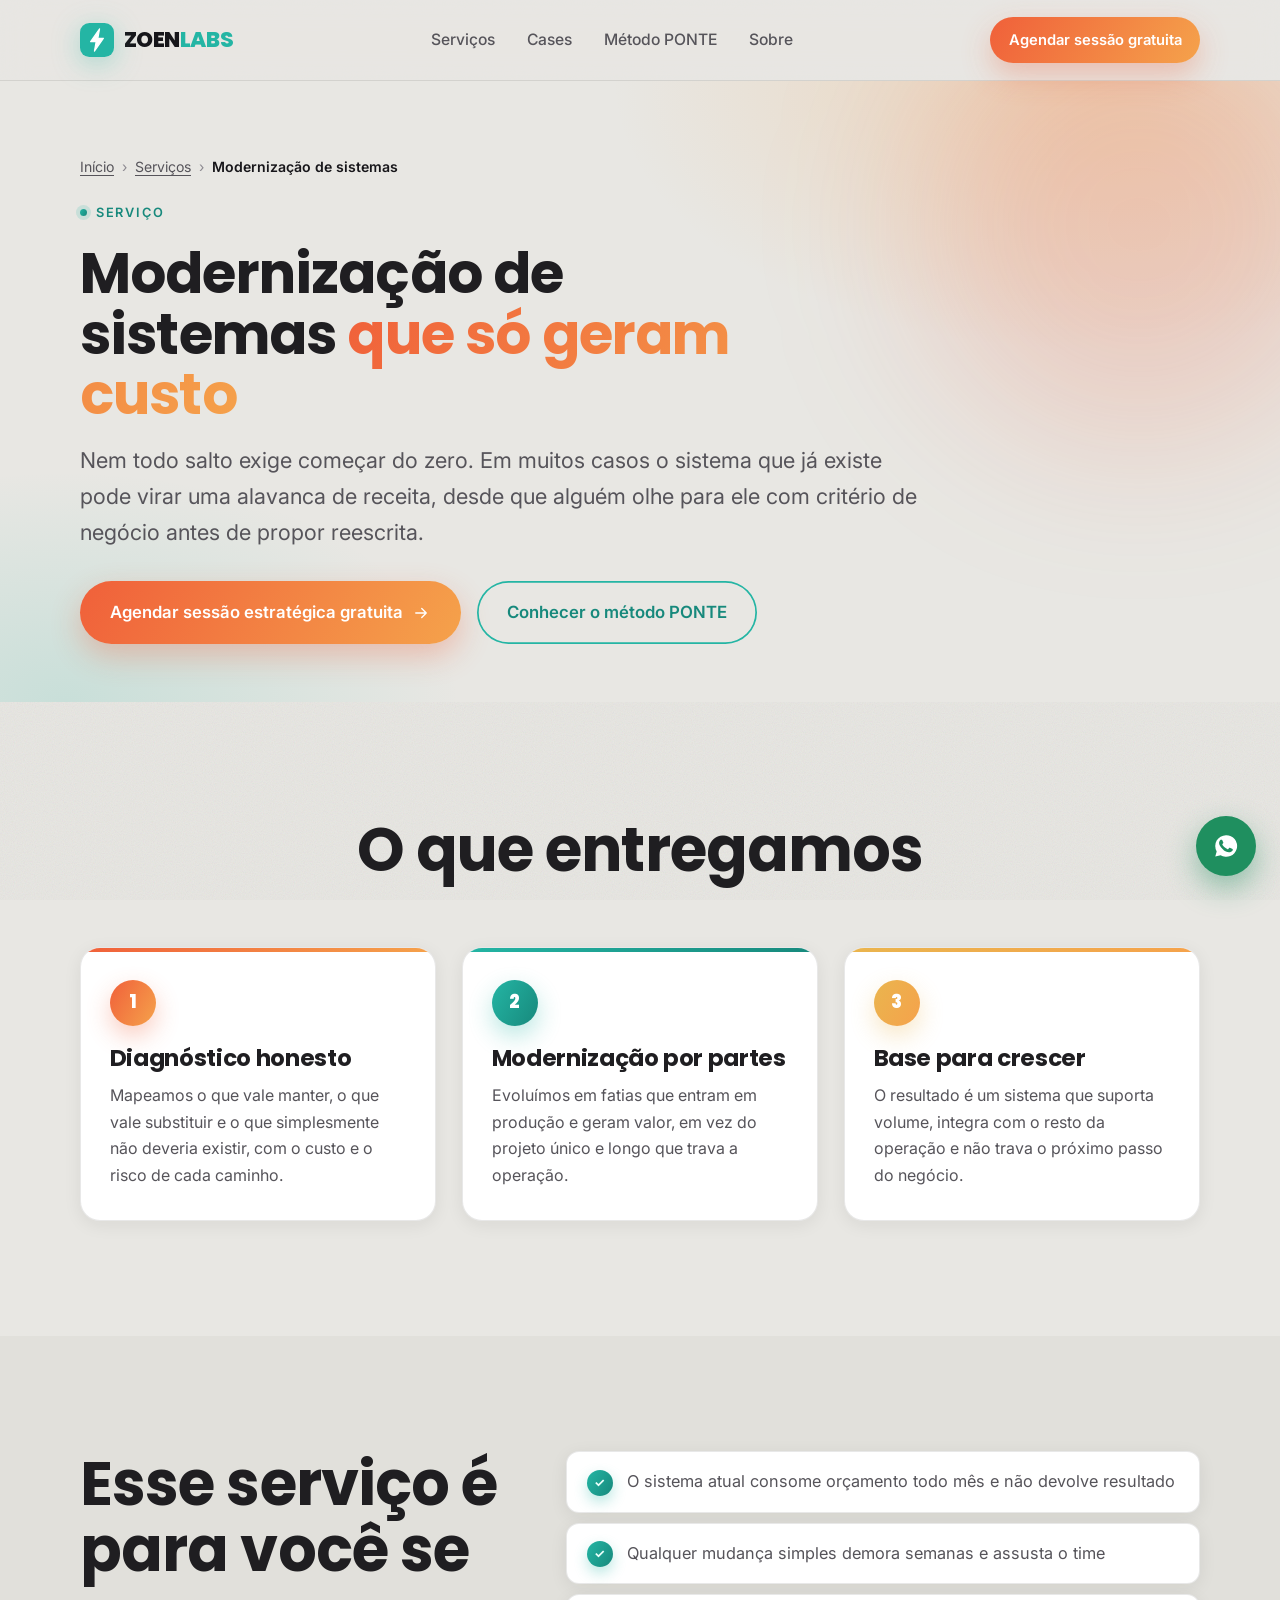
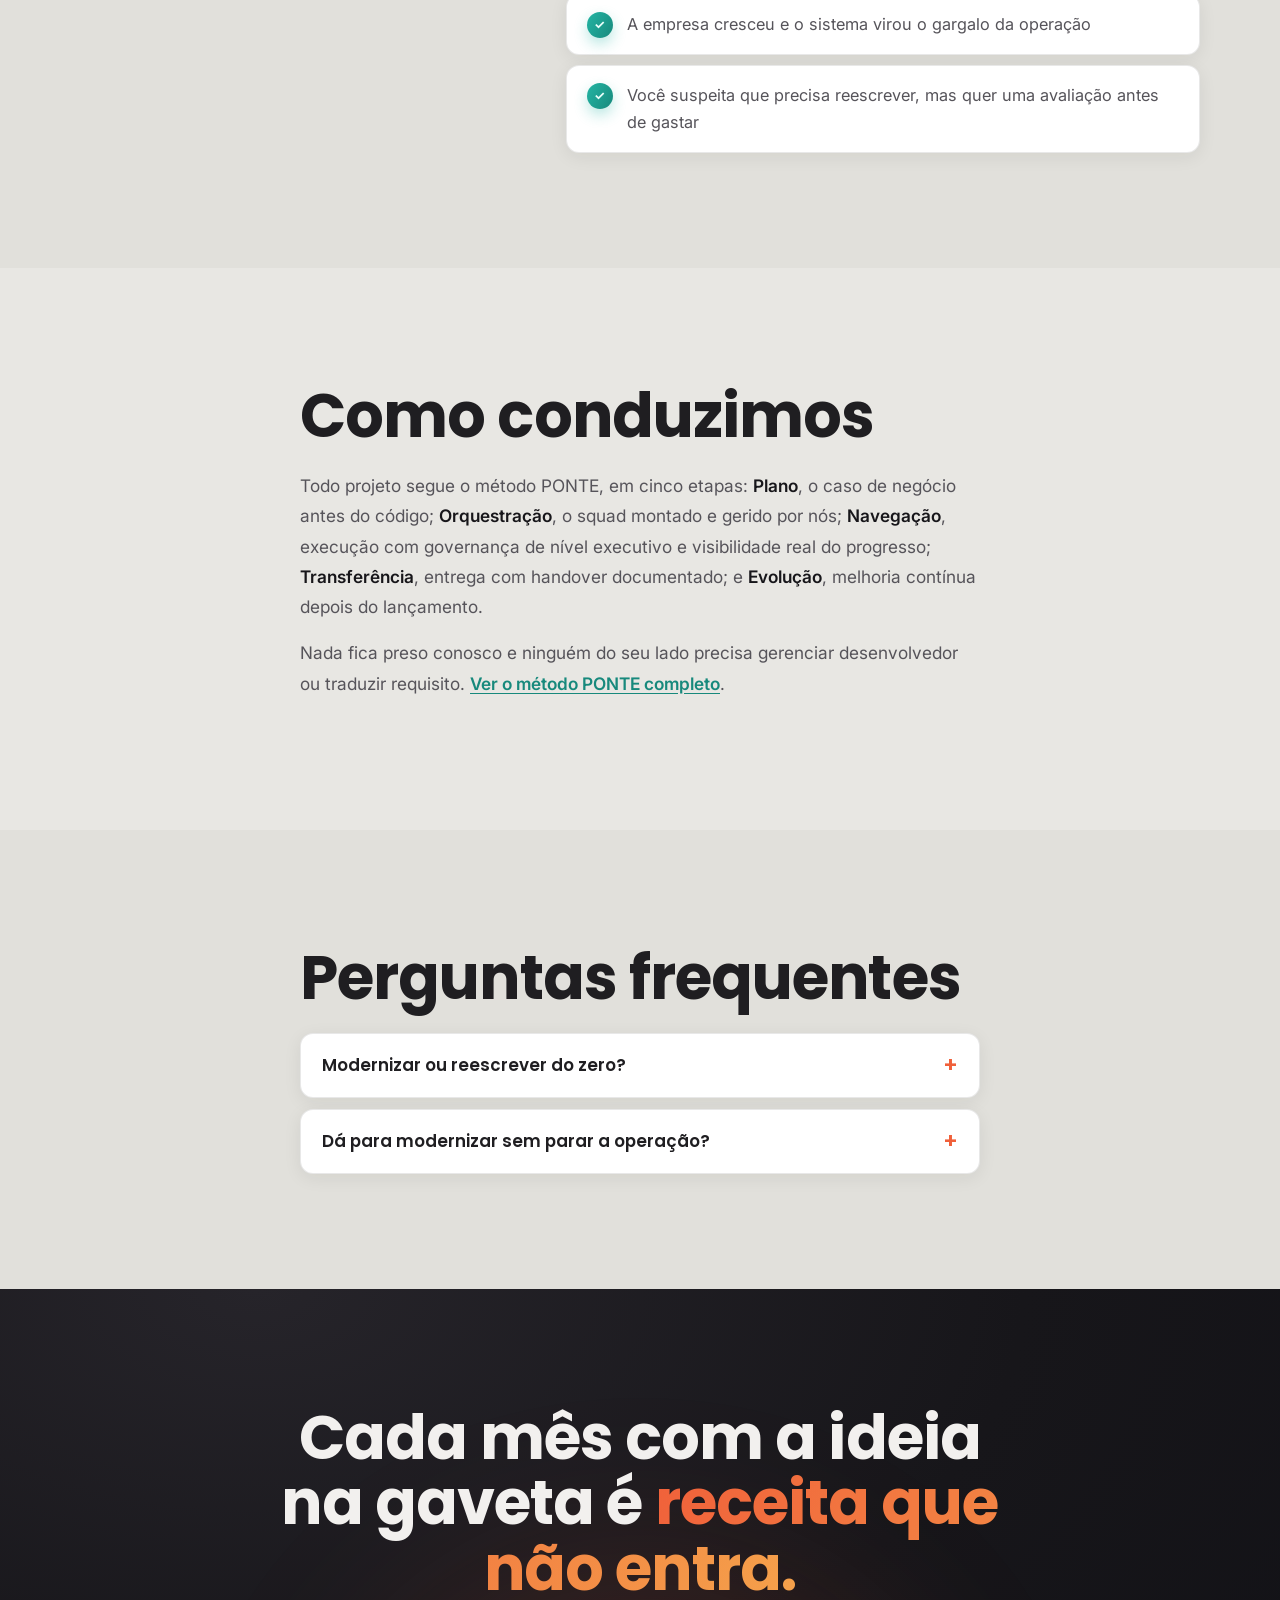
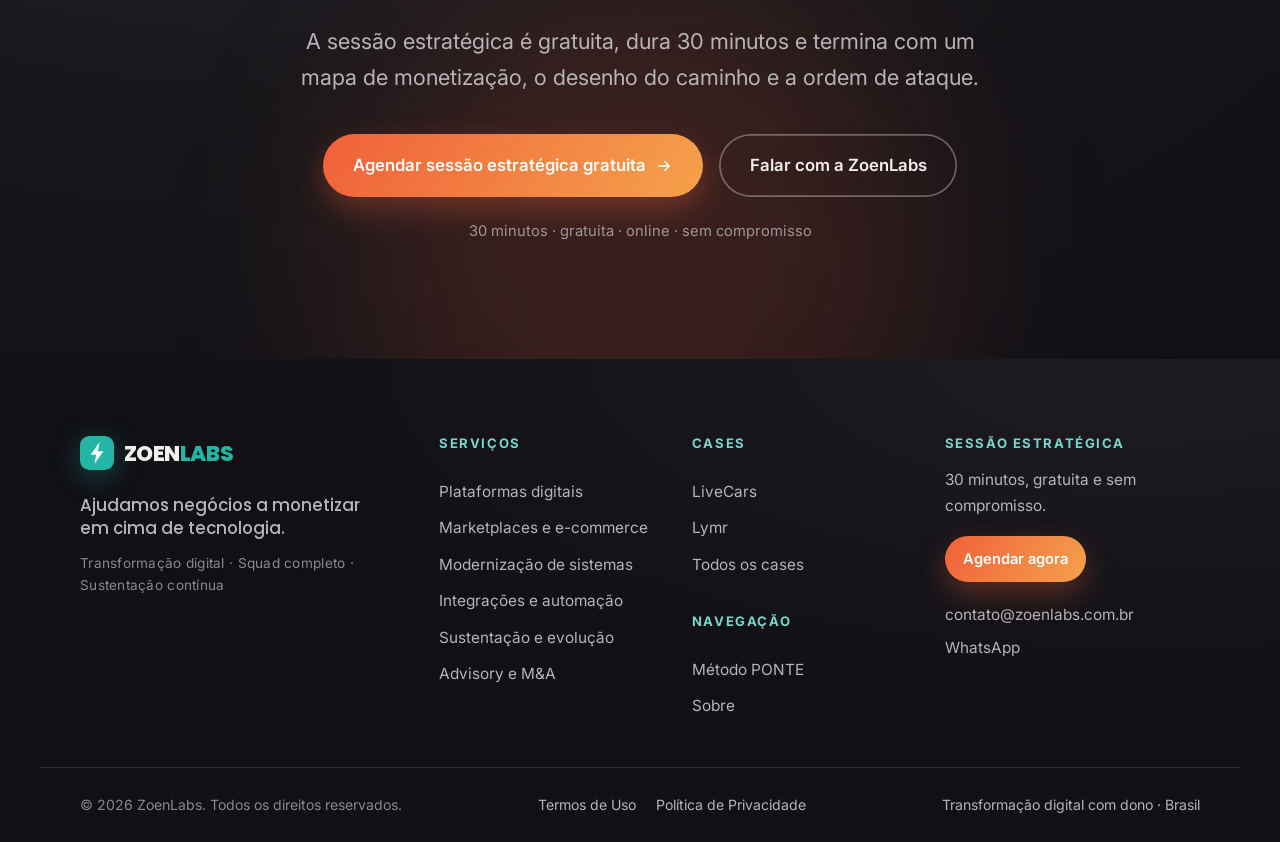
<file: servicos/modernizacao-de-sistemas/index.html>
<!DOCTYPE html>
<html lang="pt-BR">
<head>
  <meta charset="UTF-8" />
  <meta name="viewport" content="width=device-width, initial-scale=1.0" />
  <meta name="theme-color" content="#e8e7e3" media="(prefers-color-scheme: light)" />
  <meta name="theme-color" content="#17161a" media="(prefers-color-scheme: dark)" />

  <title>Modernização de sistemas | ZoenLabs</title>
  <meta name="description" content="Modernizamos sistemas existentes que só geram custo e retrabalho, transformando o que já está lá em uma base que sustenta receita e crescimento." />
  <meta name="author" content="ZoenLabs" />
  <meta name="robots" content="index, follow, max-image-preview:large, max-snippet:-1, max-video-preview:-1" />
  <link rel="canonical" href="https://www.zoenlabs.com.br/servicos/modernizacao-de-sistemas" />

  <meta name="language" content="Portuguese" />
  <meta http-equiv="content-language" content="pt-BR" />
  <meta name="geo.region" content="BR" />

  <meta property="og:type" content="website" />
  <meta property="og:site_name" content="ZoenLabs" />
  <meta property="og:locale" content="pt_BR" />
  <meta property="og:url" content="https://www.zoenlabs.com.br/servicos/modernizacao-de-sistemas" />
  <meta property="og:title" content="Do sistema que gera custo ao sistema que gera receita" />
  <meta property="og:description" content="Modernizamos sistemas existentes que só geram custo e retrabalho, transformando o que já está lá em uma base que sustenta receita e crescimento." />
  <meta property="og:image" content="https://www.zoenlabs.com.br/assets/img/og-zoenlabs.jpg" />

  <meta name="twitter:card" content="summary_large_image" />
  <meta name="twitter:title" content="Do sistema que gera custo ao sistema que gera receita" />
  <meta name="twitter:description" content="Modernizamos sistemas existentes que só geram custo e retrabalho, transformando o que já está lá em uma base que sustenta receita e crescimento." />
  <meta name="twitter:image" content="https://www.zoenlabs.com.br/assets/img/og-zoenlabs.jpg" />

  <link rel="icon" href="/favicon.ico?v=2" sizes="any" />
  <link rel="icon" type="image/svg+xml" href="/assets/img/favicon.svg?v=2" />
  <link rel="apple-touch-icon" sizes="180x180" href="/assets/img/apple-touch-icon.png?v=2" />
  <link rel="manifest" href="/site.webmanifest" />

  <script type="application/ld+json">
{
  "@context": "https://schema.org",
  "@graph": [
    {
      "@type": "BreadcrumbList",
      "@id": "https://www.zoenlabs.com.br/servicos/modernizacao-de-sistemas#breadcrumb",
      "itemListElement": [
        {
          "@type": "ListItem",
          "position": 1,
          "name": "Início",
          "item": "https://www.zoenlabs.com.br/"
        },
        {
          "@type": "ListItem",
          "position": 2,
          "name": "Serviços",
          "item": "https://www.zoenlabs.com.br/servicos"
        },
        {
          "@type": "ListItem",
          "position": 3,
          "name": "Modernização de sistemas",
          "item": "https://www.zoenlabs.com.br/servicos/modernizacao-de-sistemas"
        }
      ]
    },
    {
      "@type": "WebPage",
      "@id": "https://www.zoenlabs.com.br/servicos/modernizacao-de-sistemas#webpage",
      "url": "https://www.zoenlabs.com.br/servicos/modernizacao-de-sistemas",
      "name": "Modernização de sistemas | ZoenLabs",
      "description": "Modernizamos sistemas existentes que só geram custo e retrabalho, transformando o que já está lá em uma base que sustenta receita e crescimento.",
      "inLanguage": "pt-BR",
      "isPartOf": {
        "@id": "https://www.zoenlabs.com.br/#website"
      },
      "breadcrumb": {
        "@id": "https://www.zoenlabs.com.br/servicos/modernizacao-de-sistemas#breadcrumb"
      },
      "about": {
        "@id": "https://www.zoenlabs.com.br/#organization"
      }
    },
    {
      "@type": "Service",
      "@id": "https://www.zoenlabs.com.br/servicos/modernizacao-de-sistemas#service",
      "name": "Modernização de sistemas legados",
      "serviceType": "Modernização de sistemas legados",
      "description": "Modernizamos sistemas existentes que só geram custo e retrabalho, transformando o que já está lá em uma base que sustenta receita e crescimento.",
      "provider": {
        "@id": "https://www.zoenlabs.com.br/#organization"
      },
      "areaServed": {
        "@type": "Country",
        "name": "Brasil"
      },
      "audience": {
        "@type": "BusinessAudience",
        "audienceType": "Donos, sócios e diretores de empresas em crescimento"
      },
      "url": "https://www.zoenlabs.com.br/servicos/modernizacao-de-sistemas"
    },
    {
      "@type": "FAQPage",
      "@id": "https://www.zoenlabs.com.br/servicos/modernizacao-de-sistemas#faq",
      "mainEntity": [
        {
          "@type": "Question",
          "name": "Modernizar ou reescrever do zero?",
          "acceptedAnswer": {
            "@type": "Answer",
            "text": "A resposta sai do diagnóstico. Reescrever é mais caro e mais arriscado, então só recomendamos quando o custo de manter supera o de reconstruir."
          }
        },
        {
          "@type": "Question",
          "name": "Dá para modernizar sem parar a operação?",
          "acceptedAnswer": {
            "@type": "Answer",
            "text": "Sim, e é o caminho que seguimos: entregas em fatias que entram em produção, com o sistema atual funcionando durante a transição."
          }
        }
      ]
    }
  ]
}
  </script>

  <link rel="preconnect" href="https://fonts.googleapis.com" />
  <link rel="preconnect" href="https://fonts.gstatic.com" crossorigin />
  <link href="https://fonts.googleapis.com/css2?family=Poppins:wght@500;600;700;800&family=Inter:wght@400;500;600;700&display=swap" rel="stylesheet" />
  <link rel="stylesheet" href="/assets/css/styles.css?v=12" />
</head>
<body>
  <div class="grain" aria-hidden="true"></div>

  <header class="nav nav--inner" id="nav">
    <div class="container nav__inner">
      <a href="/" class="brand" aria-label="ZoenLabs, início">
        <span class="brand__mark" aria-hidden="true">
          <svg viewBox="0 0 40 40" width="34" height="34">
            <rect width="40" height="40" rx="11" fill="var(--teal)"/>
            <path d="M23 7 L12.5 22 H19 L17 33 L27.5 18 H21 L23 7 Z" fill="#fff" stroke="#fff" stroke-width="1.4" stroke-linejoin="round"/>
          </svg>
        </span>
        <span class="brand__text">ZOEN<span>LABS</span></span>
      </a>
      <nav class="nav__links" aria-label="Navegação principal">
        <a href="/servicos">Serviços</a>
        <a href="/cases">Cases</a>
        <a href="/#metodo">Método PONTE</a>
        <a href="/#fundador">Sobre</a>
      </nav>
      <div class="nav__actions">
        <a href="/#aplicacao" class="btn btn--primary btn--sm">Agendar sessão gratuita</a>
        <button class="nav__toggle" id="navToggle" aria-label="Abrir menu" aria-expanded="false">
          <span></span><span></span><span></span>
        </button>
      </div>
    </div>
    <div class="nav__mobile" id="navMobile" hidden>
      <a href="/servicos">Serviços</a>
      <a href="/cases">Cases</a>
      <a href="/#metodo">Método PONTE</a>
      <a href="/#fundador">Sobre</a>
      <a href="/#aplicacao" class="btn btn--primary">Agendar sessão gratuita</a>
    </div>
  </header>

  <main>
    <section class="page-hero">
      <div class="page-hero__glow" aria-hidden="true"></div>
      <div class="container">
        <nav class="crumbs" aria-label="Você está em"><a href="/">Início</a> <span aria-hidden="true">›</span> <a href="/servicos">Serviços</a> <span aria-hidden="true">›</span> <span aria-current="page">Modernização de sistemas</span></nav>
        <span class="eyebrow"><span class="eyebrow__dot"></span> Serviço</span>
        <h1 class="page-hero__title">Modernização de sistemas <span class="text-accent">que só geram custo</span></h1>
        <p class="page-hero__lead">Nem todo salto exige começar do zero. Em muitos casos o sistema que já existe pode virar uma alavanca de receita, desde que alguém olhe para ele com critério de negócio antes de propor reescrita.</p>
        <div class="page-hero__cta">
          <a href="/#aplicacao" class="btn btn--primary btn--lg">Agendar sessão estratégica gratuita <svg viewBox="0 0 24 24" width="18" height="18" fill="none" aria-hidden="true"><path d="M5 12h14M13 6l6 6-6 6" stroke="currentColor" stroke-width="1.8" stroke-linecap="round" stroke-linejoin="round"/></svg></a>
          <a href="/#metodo" class="btn btn--ghost btn--lg">Conhecer o método PONTE</a>
        </div>
      </div>
    </section>

    <section class="section ">
      <div class="container">
        <div class="section__head">
          <h2 class="section__title">O que entregamos</h2>
          
        </div>
        <div class="gains">
          <article class="gain">
            <span class="gain__num">1</span>
            <h3>Diagnóstico honesto</h3>
            <p>Mapeamos o que vale manter, o que vale substituir e o que simplesmente não deveria existir, com o custo e o risco de cada caminho.</p>
          </article>
          <article class="gain">
            <span class="gain__num">2</span>
            <h3>Modernização por partes</h3>
            <p>Evoluímos em fatias que entram em produção e geram valor, em vez do projeto único e longo que trava a operação.</p>
          </article>
          <article class="gain">
            <span class="gain__num">3</span>
            <h3>Base para crescer</h3>
            <p>O resultado é um sistema que suporta volume, integra com o resto da operação e não trava o próximo passo do negócio.</p>
          </article>
        </div>
      </div>
    </section>

    <section class="section section--alt">
      <div class="container page-split">
        <div class="page-split__head">
          <h2 class="section__title">Esse serviço é para você se</h2>
          
        </div>
        <div class="page-split__body">
          <ul class="bullets">
            <li><span class="check">✓</span><span>O sistema atual consome orçamento todo mês e não devolve resultado</span></li>
            <li><span class="check">✓</span><span>Qualquer mudança simples demora semanas e assusta o time</span></li>
            <li><span class="check">✓</span><span>A empresa cresceu e o sistema virou o gargalo da operação</span></li>
            <li><span class="check">✓</span><span>Você suspeita que precisa reescrever, mas quer uma avaliação antes de gastar</span></li>
          </ul>
        </div>
      </div>
    </section>

    <section class="section ">
      <div class="container prose">
        <h2 class="section__title">Como conduzimos</h2>
          <p class="prose__p">Todo projeto segue o método PONTE, em cinco etapas: <strong>Plano</strong>, o caso de negócio antes do código; <strong>Orquestração</strong>, o squad montado e gerido por nós; <strong>Navegação</strong>, execução com governança de nível executivo e visibilidade real do progresso; <strong>Transferência</strong>, entrega com handover documentado; e <strong>Evolução</strong>, melhoria contínua depois do lançamento.</p>
          <p class="prose__p">Nada fica preso conosco e ninguém do seu lado precisa gerenciar desenvolvedor ou traduzir requisito. <a href="/#metodo">Ver o método PONTE completo</a>.</p>
      </div>
    </section>

    <section class="section section--alt">
      <div class="container prose">
        <h2 class="section__title">Perguntas frequentes</h2>
        <div class="faq">
          <details class="faq__item">
            <summary>Modernizar ou reescrever do zero?</summary>
            <p>A resposta sai do diagnóstico. Reescrever é mais caro e mais arriscado, então só recomendamos quando o custo de manter supera o de reconstruir.</p>
          </details>
          <details class="faq__item">
            <summary>Dá para modernizar sem parar a operação?</summary>
            <p>Sim, e é o caminho que seguimos: entregas em fatias que entram em produção, com o sistema atual funcionando durante a transição.</p>
          </details>
        </div>
      </div>
    </section>

    <section class="section section--cta">
      <div class="cta__glow" aria-hidden="true"></div>
      <div class="container cta">
        <h2 class="cta__title">Cada mês com a ideia na gaveta é <span class="text-accent">receita que não entra.</span></h2>
        <p class="cta__text">A sessão estratégica é gratuita, dura 30 minutos e termina com um mapa de monetização, o desenho do caminho e a ordem de ataque.</p>
        <div class="cta__actions">
          <a href="/#aplicacao" class="btn btn--primary btn--lg">Agendar sessão estratégica gratuita <svg viewBox="0 0 24 24" width="18" height="18" fill="none" aria-hidden="true"><path d="M5 12h14M13 6l6 6-6 6" stroke="currentColor" stroke-width="1.8" stroke-linecap="round" stroke-linejoin="round"/></svg></a>
          <a href="https://wa.me/5519995735894?text=Ol%C3%A1%2C%20quero%20falar%20com%20a%20ZoenLabs%20sobre%20monetizar%20com%20tecnologia" class="btn btn--outline-dark btn--lg" target="_blank" rel="noopener">Falar com a ZoenLabs</a>
        </div>
        <p class="cta__reassure">30 minutos · gratuita · online · sem compromisso</p>
      </div>
    </section>
  </main>

  <footer class="footer">
    <div class="container footer__inner">
      <div class="footer__brand">
        <a href="/" class="brand brand--footer">
          <span class="brand__mark" aria-hidden="true">
            <svg viewBox="0 0 40 40" width="34" height="34">
              <rect width="40" height="40" rx="11" fill="var(--teal)"/>
              <path d="M23 7 L12.5 22 H19 L17 33 L27.5 18 H21 L23 7 Z" fill="#fff"/>
            </svg>
          </span>
          <span class="brand__text">ZOEN<span>LABS</span></span>
        </a>
        <p class="footer__tag">Ajudamos negócios a monetizar<br />em cima de tecnologia.</p>
        <p class="footer__pillars">Transformação digital · Squad completo · Sustentação contínua</p>
      </div>

      <nav class="footer__nav" aria-label="Serviços">
        <h4>Serviços</h4>
        <a href="/servicos/plataformas-digitais">Plataformas digitais</a>
        <a href="/servicos/marketplaces-e-ecommerce">Marketplaces e e-commerce</a>
        <a href="/servicos/modernizacao-de-sistemas">Modernização de sistemas</a>
        <a href="/servicos/integracoes-e-automacao">Integrações e automação</a>
        <a href="/servicos/sustentacao-e-evolucao">Sustentação e evolução</a>
        <a href="/servicos/advisory-tecnologia-ma">Advisory e M&amp;A</a>
      </nav>

      <nav class="footer__nav" aria-label="Cases e navegação">
        <h4>Cases</h4>
        <a href="/cases/livecars">LiveCars</a>
        <a href="/cases/lymr">Lymr</a>
        <a href="/cases">Todos os cases</a>
        <h4 class="footer__h4--spaced">Navegação</h4>
        <a href="/#metodo">Método PONTE</a>
        <a href="/#fundador">Sobre</a>
      </nav>

      <div class="footer__cta">
        <h4>Sessão estratégica</h4>
        <p>30 minutos, gratuita e sem compromisso.</p>
        <a href="/#aplicacao" class="btn btn--primary btn--sm">Agendar agora</a>
        <div class="footer__contact footer__contact--compact">
          <a href="mailto:contato@zoenlabs.com.br">contato@zoenlabs.com.br</a>
          <a href="https://wa.me/5519995735894" target="_blank" rel="noopener">WhatsApp</a>
        </div>
      </div>
    </div>

    <div class="container footer__bottom">
      <span>© <span id="year">2026</span> ZoenLabs. Todos os direitos reservados.</span>
      <nav class="footer__legal" aria-label="Legal">
        <a href="/termos">Termos de Uso</a>
        <a href="/politica-de-privacidade">Política de Privacidade</a>
      </nav>
      <span class="footer__made">Transformação digital com dono · Brasil</span>
    </div>
  </footer>

  <a href="https://wa.me/5519995735894?text=Ol%C3%A1%2C%20quero%20falar%20com%20a%20ZoenLabs%20sobre%20monetizar%20com%20tecnologia"
     class="whats-float" target="_blank" rel="noopener" aria-label="Chamar no WhatsApp">
    <svg viewBox="0 0 24 24" width="26" height="26" fill="currentColor"><path d="M12 2a10 10 0 0 0-8.6 15l-1.3 4.8 4.9-1.3A10 10 0 1 0 12 2Zm5.7 14.3c-.2.7-1.4 1.3-2 1.4-.5.1-1.2.1-1.9-.1-.4-.1-1-.3-1.8-.6-3-1.3-5-4.4-5.1-4.6-.2-.2-1.3-1.7-1.3-3.2 0-1.5.8-2.3 1-2.6.3-.3.6-.4.8-.4h.6c.2 0 .4 0 .6.5l.9 2c.1.2.1.4 0 .5l-.4.6-.3.3c-.2.2-.3.4-.1.7.2.3.9 1.5 2 2.4 1.4 1.2 2.4 1.5 2.7 1.7.3.1.5.1.7-.1l.8-1c.2-.3.4-.2.7-.1l2 .9c.3.2.5.2.6.4.1.1.1.7-.1 1.4Z"/></svg>
  </a>

  <script src="/assets/js/pages.js?v=1"></script>
</body>
</html>
</file>
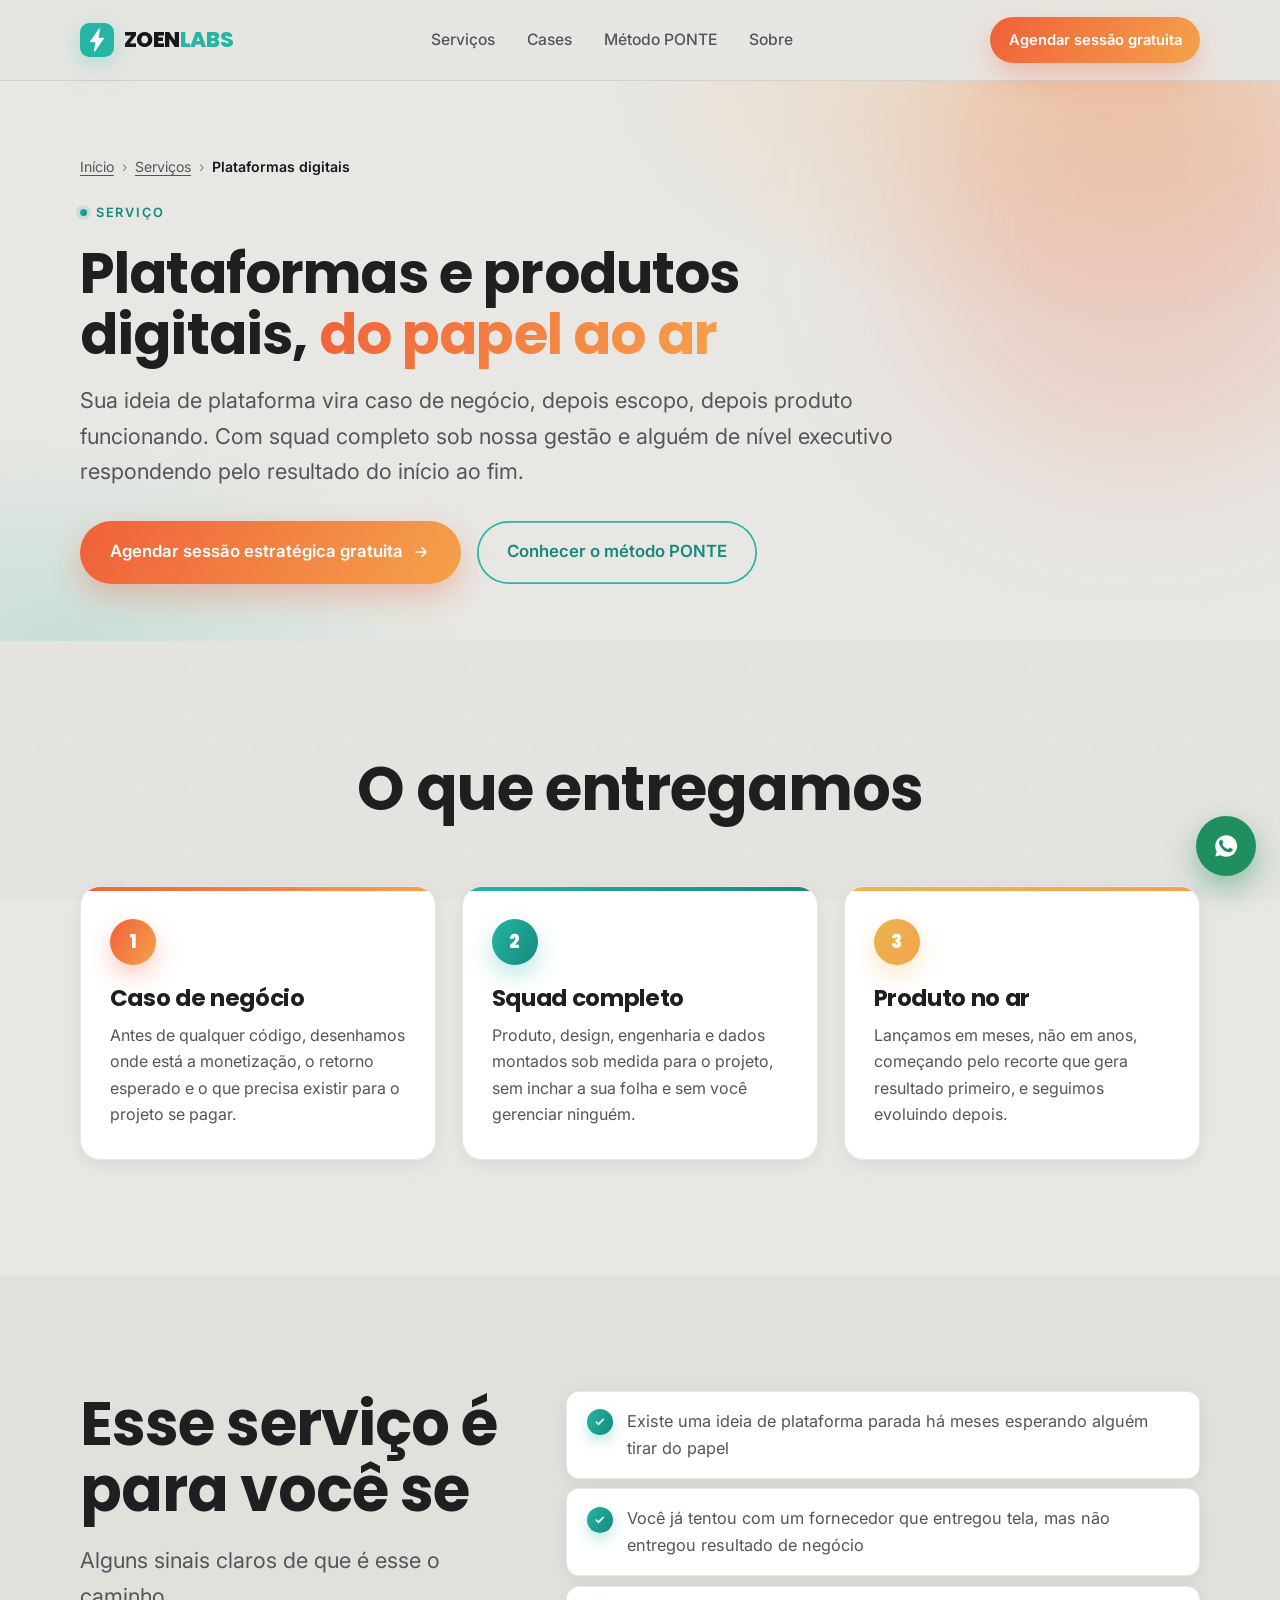
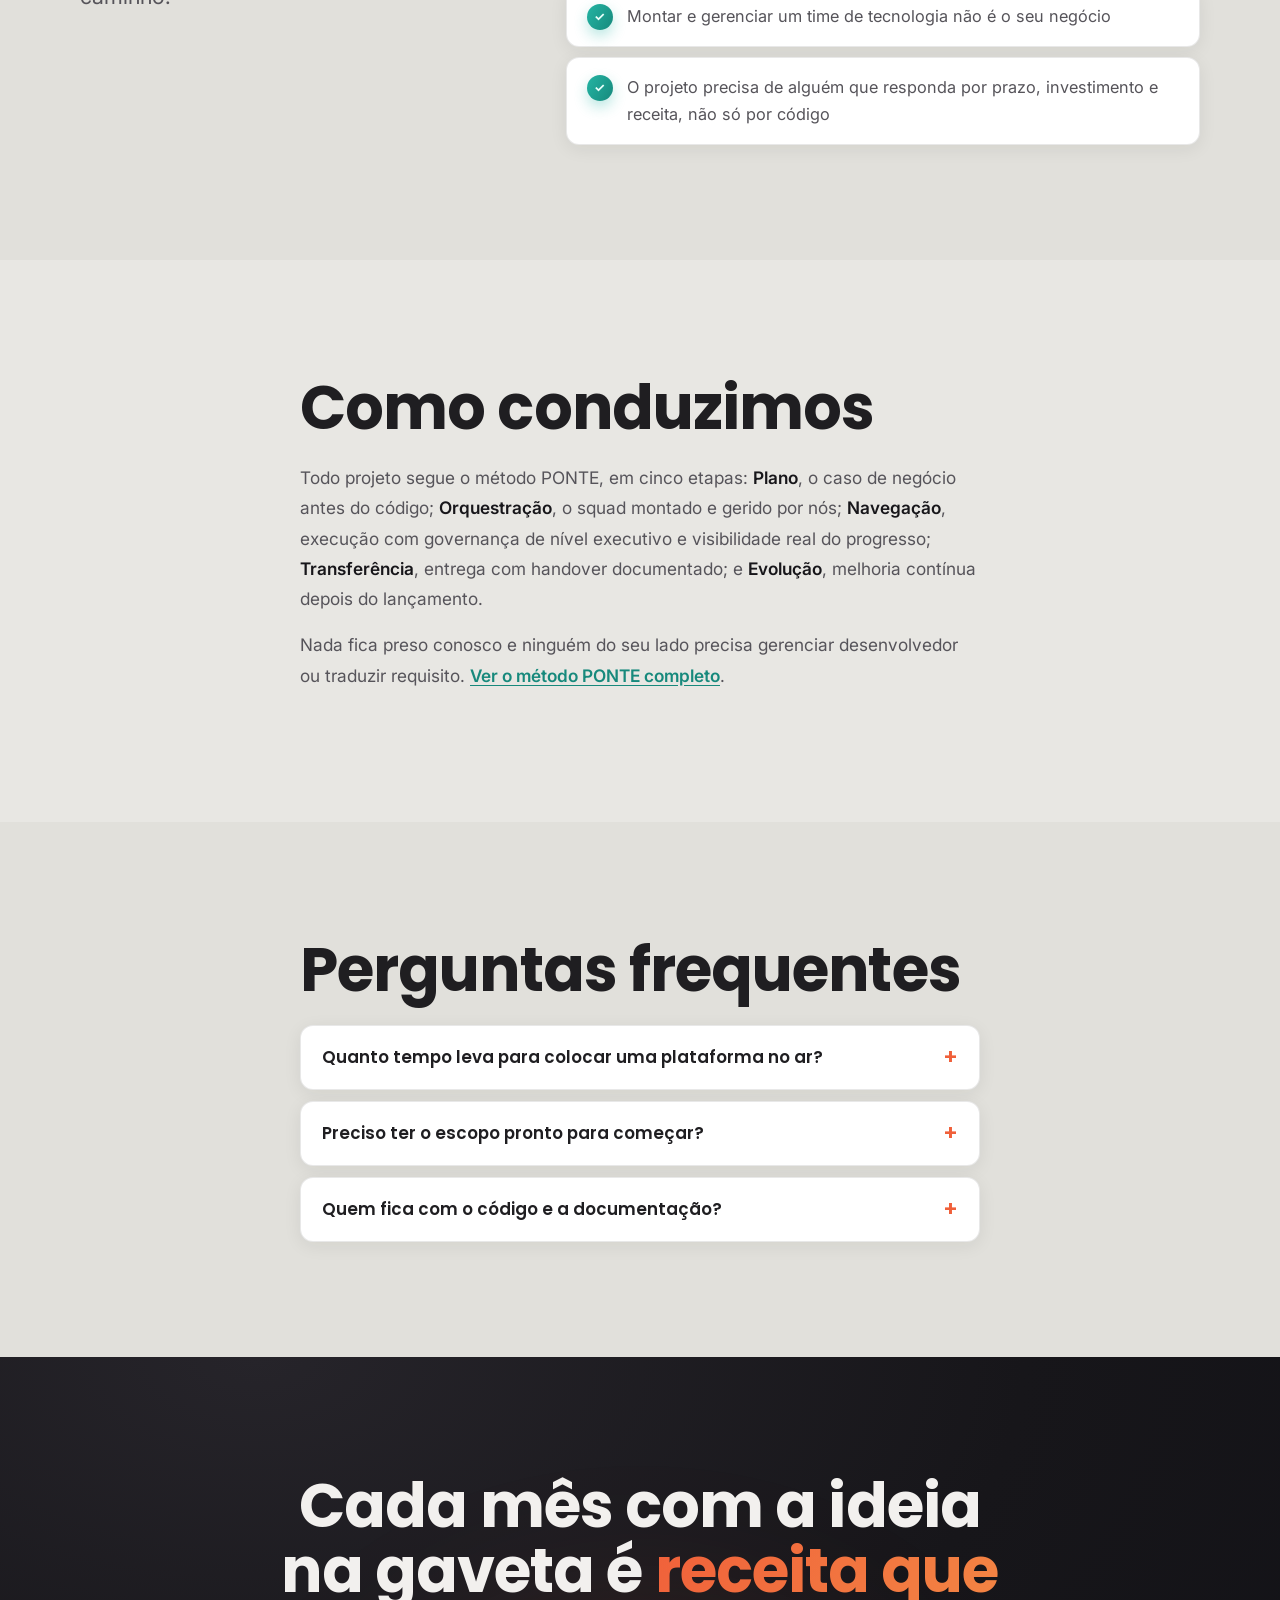
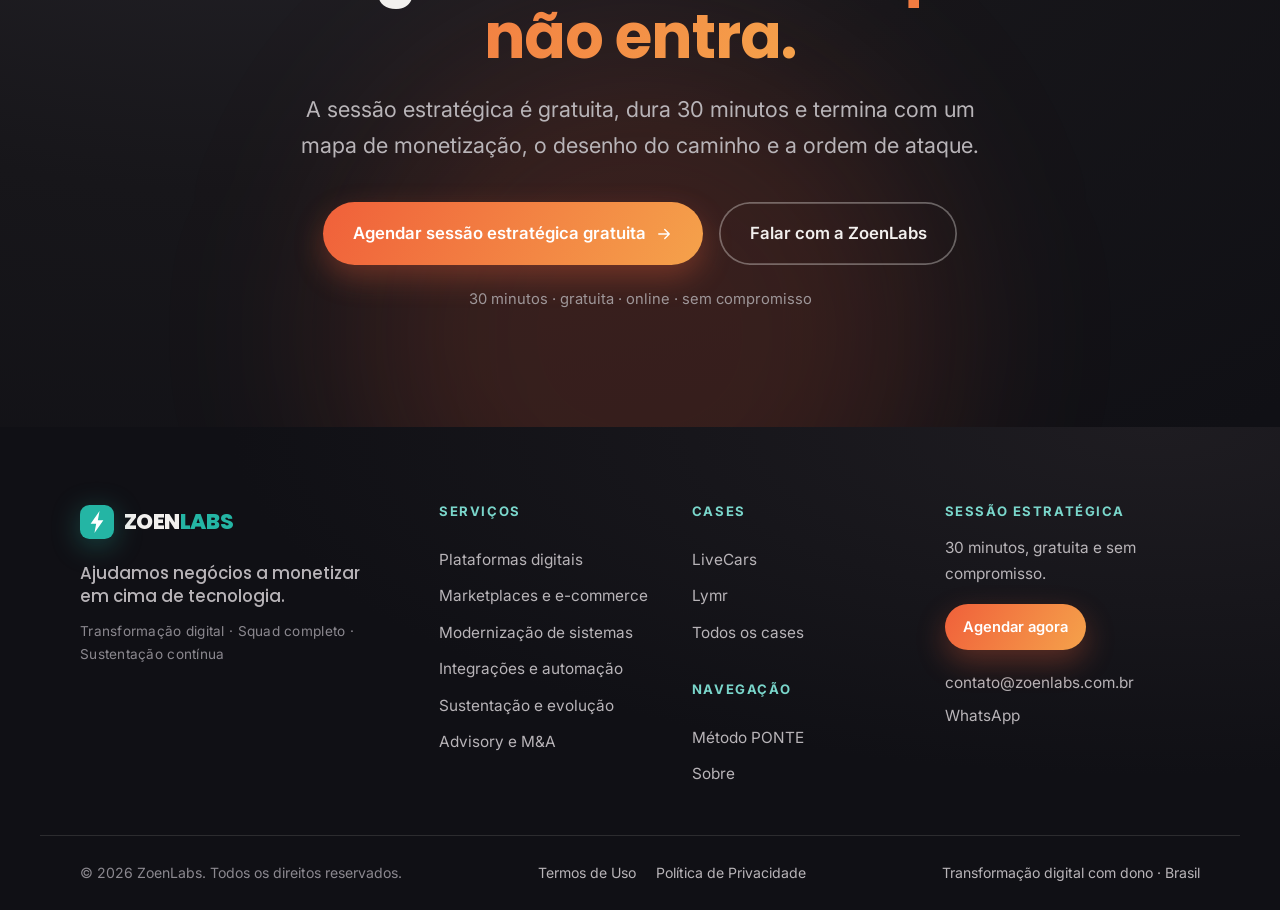
<file: servicos/plataformas-digitais/index.html>
<!DOCTYPE html>
<html lang="pt-BR">
<head>
  <meta charset="UTF-8" />
  <meta name="viewport" content="width=device-width, initial-scale=1.0" />
  <meta name="theme-color" content="#e8e7e3" media="(prefers-color-scheme: light)" />
  <meta name="theme-color" content="#17161a" media="(prefers-color-scheme: dark)" />

  <title>Plataformas e produtos digitais | ZoenLabs</title>
  <meta name="description" content="Tiramos plataformas e produtos digitais do papel: caso de negócio, squad completo, gestão de nível executivo e evolução contínua depois do lançamento." />
  <meta name="author" content="ZoenLabs" />
  <meta name="robots" content="index, follow, max-image-preview:large, max-snippet:-1, max-video-preview:-1" />
  <link rel="canonical" href="https://www.zoenlabs.com.br/servicos/plataformas-digitais" />

  <meta name="language" content="Portuguese" />
  <meta http-equiv="content-language" content="pt-BR" />
  <meta name="geo.region" content="BR" />

  <meta property="og:type" content="website" />
  <meta property="og:site_name" content="ZoenLabs" />
  <meta property="og:locale" content="pt_BR" />
  <meta property="og:url" content="https://www.zoenlabs.com.br/servicos/plataformas-digitais" />
  <meta property="og:title" content="Do caso de negócio à plataforma no ar" />
  <meta property="og:description" content="Tiramos plataformas e produtos digitais do papel: caso de negócio, squad completo, gestão de nível executivo e evolução contínua depois do lançamento." />
  <meta property="og:image" content="https://www.zoenlabs.com.br/assets/img/og-zoenlabs.jpg" />

  <meta name="twitter:card" content="summary_large_image" />
  <meta name="twitter:title" content="Do caso de negócio à plataforma no ar" />
  <meta name="twitter:description" content="Tiramos plataformas e produtos digitais do papel: caso de negócio, squad completo, gestão de nível executivo e evolução contínua depois do lançamento." />
  <meta name="twitter:image" content="https://www.zoenlabs.com.br/assets/img/og-zoenlabs.jpg" />

  <link rel="icon" href="/favicon.ico?v=2" sizes="any" />
  <link rel="icon" type="image/svg+xml" href="/assets/img/favicon.svg?v=2" />
  <link rel="apple-touch-icon" sizes="180x180" href="/assets/img/apple-touch-icon.png?v=2" />
  <link rel="manifest" href="/site.webmanifest" />

  <script type="application/ld+json">
{
  "@context": "https://schema.org",
  "@graph": [
    {
      "@type": "BreadcrumbList",
      "@id": "https://www.zoenlabs.com.br/servicos/plataformas-digitais#breadcrumb",
      "itemListElement": [
        {
          "@type": "ListItem",
          "position": 1,
          "name": "Início",
          "item": "https://www.zoenlabs.com.br/"
        },
        {
          "@type": "ListItem",
          "position": 2,
          "name": "Serviços",
          "item": "https://www.zoenlabs.com.br/servicos"
        },
        {
          "@type": "ListItem",
          "position": 3,
          "name": "Plataformas digitais",
          "item": "https://www.zoenlabs.com.br/servicos/plataformas-digitais"
        }
      ]
    },
    {
      "@type": "WebPage",
      "@id": "https://www.zoenlabs.com.br/servicos/plataformas-digitais#webpage",
      "url": "https://www.zoenlabs.com.br/servicos/plataformas-digitais",
      "name": "Plataformas e produtos digitais | ZoenLabs",
      "description": "Tiramos plataformas e produtos digitais do papel: caso de negócio, squad completo, gestão de nível executivo e evolução contínua depois do lançamento.",
      "inLanguage": "pt-BR",
      "isPartOf": {
        "@id": "https://www.zoenlabs.com.br/#website"
      },
      "breadcrumb": {
        "@id": "https://www.zoenlabs.com.br/servicos/plataformas-digitais#breadcrumb"
      },
      "about": {
        "@id": "https://www.zoenlabs.com.br/#organization"
      }
    },
    {
      "@type": "Service",
      "@id": "https://www.zoenlabs.com.br/servicos/plataformas-digitais#service",
      "name": "Desenvolvimento de plataformas e produtos digitais",
      "serviceType": "Desenvolvimento de plataformas e produtos digitais",
      "description": "Tiramos plataformas e produtos digitais do papel: caso de negócio, squad completo, gestão de nível executivo e evolução contínua depois do lançamento.",
      "provider": {
        "@id": "https://www.zoenlabs.com.br/#organization"
      },
      "areaServed": {
        "@type": "Country",
        "name": "Brasil"
      },
      "audience": {
        "@type": "BusinessAudience",
        "audienceType": "Donos, sócios e diretores de empresas em crescimento"
      },
      "url": "https://www.zoenlabs.com.br/servicos/plataformas-digitais"
    },
    {
      "@type": "FAQPage",
      "@id": "https://www.zoenlabs.com.br/servicos/plataformas-digitais#faq",
      "mainEntity": [
        {
          "@type": "Question",
          "name": "Quanto tempo leva para colocar uma plataforma no ar?",
          "acceptedAnswer": {
            "@type": "Answer",
            "text": "Depende do escopo, mas trabalhamos em meses, não em anos. O caminho começa pelo recorte que gera resultado primeiro, e o restante entra na evolução contínua."
          }
        },
        {
          "@type": "Question",
          "name": "Preciso ter o escopo pronto para começar?",
          "acceptedAnswer": {
            "@type": "Answer",
            "text": "Não. A primeira etapa do método PONTE é justamente desenhar o caso de negócio e o escopo junto com você."
          }
        },
        {
          "@type": "Question",
          "name": "Quem fica com o código e a documentação?",
          "acceptedAnswer": {
            "@type": "Answer",
            "text": "Você. A etapa de Transferência entrega handover documentado: o que foi construído, como funciona e como operar."
          }
        }
      ]
    }
  ]
}
  </script>

  <link rel="preconnect" href="https://fonts.googleapis.com" />
  <link rel="preconnect" href="https://fonts.gstatic.com" crossorigin />
  <link href="https://fonts.googleapis.com/css2?family=Poppins:wght@500;600;700;800&family=Inter:wght@400;500;600;700&display=swap" rel="stylesheet" />
  <link rel="stylesheet" href="/assets/css/styles.css?v=12" />
</head>
<body>
  <div class="grain" aria-hidden="true"></div>

  <header class="nav nav--inner" id="nav">
    <div class="container nav__inner">
      <a href="/" class="brand" aria-label="ZoenLabs, início">
        <span class="brand__mark" aria-hidden="true">
          <svg viewBox="0 0 40 40" width="34" height="34">
            <rect width="40" height="40" rx="11" fill="var(--teal)"/>
            <path d="M23 7 L12.5 22 H19 L17 33 L27.5 18 H21 L23 7 Z" fill="#fff" stroke="#fff" stroke-width="1.4" stroke-linejoin="round"/>
          </svg>
        </span>
        <span class="brand__text">ZOEN<span>LABS</span></span>
      </a>
      <nav class="nav__links" aria-label="Navegação principal">
        <a href="/servicos">Serviços</a>
        <a href="/cases">Cases</a>
        <a href="/#metodo">Método PONTE</a>
        <a href="/#fundador">Sobre</a>
      </nav>
      <div class="nav__actions">
        <a href="/#aplicacao" class="btn btn--primary btn--sm">Agendar sessão gratuita</a>
        <button class="nav__toggle" id="navToggle" aria-label="Abrir menu" aria-expanded="false">
          <span></span><span></span><span></span>
        </button>
      </div>
    </div>
    <div class="nav__mobile" id="navMobile" hidden>
      <a href="/servicos">Serviços</a>
      <a href="/cases">Cases</a>
      <a href="/#metodo">Método PONTE</a>
      <a href="/#fundador">Sobre</a>
      <a href="/#aplicacao" class="btn btn--primary">Agendar sessão gratuita</a>
    </div>
  </header>

  <main>
    <section class="page-hero">
      <div class="page-hero__glow" aria-hidden="true"></div>
      <div class="container">
        <nav class="crumbs" aria-label="Você está em"><a href="/">Início</a> <span aria-hidden="true">›</span> <a href="/servicos">Serviços</a> <span aria-hidden="true">›</span> <span aria-current="page">Plataformas digitais</span></nav>
        <span class="eyebrow"><span class="eyebrow__dot"></span> Serviço</span>
        <h1 class="page-hero__title">Plataformas e produtos digitais, <span class="text-accent">do papel ao ar</span></h1>
        <p class="page-hero__lead">Sua ideia de plataforma vira caso de negócio, depois escopo, depois produto funcionando. Com squad completo sob nossa gestão e alguém de nível executivo respondendo pelo resultado do início ao fim.</p>
        <div class="page-hero__cta">
          <a href="/#aplicacao" class="btn btn--primary btn--lg">Agendar sessão estratégica gratuita <svg viewBox="0 0 24 24" width="18" height="18" fill="none" aria-hidden="true"><path d="M5 12h14M13 6l6 6-6 6" stroke="currentColor" stroke-width="1.8" stroke-linecap="round" stroke-linejoin="round"/></svg></a>
          <a href="/#metodo" class="btn btn--ghost btn--lg">Conhecer o método PONTE</a>
        </div>
      </div>
    </section>

    <section class="section ">
      <div class="container">
        <div class="section__head">
          <h2 class="section__title">O que entregamos</h2>
          
        </div>
        <div class="gains">
          <article class="gain">
            <span class="gain__num">1</span>
            <h3>Caso de negócio</h3>
            <p>Antes de qualquer código, desenhamos onde está a monetização, o retorno esperado e o que precisa existir para o projeto se pagar.</p>
          </article>
          <article class="gain">
            <span class="gain__num">2</span>
            <h3>Squad completo</h3>
            <p>Produto, design, engenharia e dados montados sob medida para o projeto, sem inchar a sua folha e sem você gerenciar ninguém.</p>
          </article>
          <article class="gain">
            <span class="gain__num">3</span>
            <h3>Produto no ar</h3>
            <p>Lançamos em meses, não em anos, começando pelo recorte que gera resultado primeiro, e seguimos evoluindo depois.</p>
          </article>
        </div>
      </div>
    </section>

    <section class="section section--alt">
      <div class="container page-split">
        <div class="page-split__head">
          <h2 class="section__title">Esse serviço é para você se</h2>
          <p class="section__text">Alguns sinais claros de que é esse o caminho.</p>
        </div>
        <div class="page-split__body">
          <ul class="bullets">
            <li><span class="check">✓</span><span>Existe uma ideia de plataforma parada há meses esperando alguém tirar do papel</span></li>
            <li><span class="check">✓</span><span>Você já tentou com um fornecedor que entregou tela, mas não entregou resultado de negócio</span></li>
            <li><span class="check">✓</span><span>Montar e gerenciar um time de tecnologia não é o seu negócio</span></li>
            <li><span class="check">✓</span><span>O projeto precisa de alguém que responda por prazo, investimento e receita, não só por código</span></li>
          </ul>
        </div>
      </div>
    </section>

    <section class="section ">
      <div class="container prose">
        <h2 class="section__title">Como conduzimos</h2>
          <p class="prose__p">Todo projeto segue o método PONTE, em cinco etapas: <strong>Plano</strong>, o caso de negócio antes do código; <strong>Orquestração</strong>, o squad montado e gerido por nós; <strong>Navegação</strong>, execução com governança de nível executivo e visibilidade real do progresso; <strong>Transferência</strong>, entrega com handover documentado; e <strong>Evolução</strong>, melhoria contínua depois do lançamento.</p>
          <p class="prose__p">Nada fica preso conosco e ninguém do seu lado precisa gerenciar desenvolvedor ou traduzir requisito. <a href="/#metodo">Ver o método PONTE completo</a>.</p>
      </div>
    </section>

    <section class="section section--alt">
      <div class="container prose">
        <h2 class="section__title">Perguntas frequentes</h2>
        <div class="faq">
          <details class="faq__item">
            <summary>Quanto tempo leva para colocar uma plataforma no ar?</summary>
            <p>Depende do escopo, mas trabalhamos em meses, não em anos. O caminho começa pelo recorte que gera resultado primeiro, e o restante entra na evolução contínua.</p>
          </details>
          <details class="faq__item">
            <summary>Preciso ter o escopo pronto para começar?</summary>
            <p>Não. A primeira etapa do método PONTE é justamente desenhar o caso de negócio e o escopo junto com você.</p>
          </details>
          <details class="faq__item">
            <summary>Quem fica com o código e a documentação?</summary>
            <p>Você. A etapa de Transferência entrega handover documentado: o que foi construído, como funciona e como operar.</p>
          </details>
        </div>
      </div>
    </section>

    <section class="section section--cta">
      <div class="cta__glow" aria-hidden="true"></div>
      <div class="container cta">
        <h2 class="cta__title">Cada mês com a ideia na gaveta é <span class="text-accent">receita que não entra.</span></h2>
        <p class="cta__text">A sessão estratégica é gratuita, dura 30 minutos e termina com um mapa de monetização, o desenho do caminho e a ordem de ataque.</p>
        <div class="cta__actions">
          <a href="/#aplicacao" class="btn btn--primary btn--lg">Agendar sessão estratégica gratuita <svg viewBox="0 0 24 24" width="18" height="18" fill="none" aria-hidden="true"><path d="M5 12h14M13 6l6 6-6 6" stroke="currentColor" stroke-width="1.8" stroke-linecap="round" stroke-linejoin="round"/></svg></a>
          <a href="https://wa.me/5519995735894?text=Ol%C3%A1%2C%20quero%20falar%20com%20a%20ZoenLabs%20sobre%20monetizar%20com%20tecnologia" class="btn btn--outline-dark btn--lg" target="_blank" rel="noopener">Falar com a ZoenLabs</a>
        </div>
        <p class="cta__reassure">30 minutos · gratuita · online · sem compromisso</p>
      </div>
    </section>
  </main>

  <footer class="footer">
    <div class="container footer__inner">
      <div class="footer__brand">
        <a href="/" class="brand brand--footer">
          <span class="brand__mark" aria-hidden="true">
            <svg viewBox="0 0 40 40" width="34" height="34">
              <rect width="40" height="40" rx="11" fill="var(--teal)"/>
              <path d="M23 7 L12.5 22 H19 L17 33 L27.5 18 H21 L23 7 Z" fill="#fff"/>
            </svg>
          </span>
          <span class="brand__text">ZOEN<span>LABS</span></span>
        </a>
        <p class="footer__tag">Ajudamos negócios a monetizar<br />em cima de tecnologia.</p>
        <p class="footer__pillars">Transformação digital · Squad completo · Sustentação contínua</p>
      </div>

      <nav class="footer__nav" aria-label="Serviços">
        <h4>Serviços</h4>
        <a href="/servicos/plataformas-digitais">Plataformas digitais</a>
        <a href="/servicos/marketplaces-e-ecommerce">Marketplaces e e-commerce</a>
        <a href="/servicos/modernizacao-de-sistemas">Modernização de sistemas</a>
        <a href="/servicos/integracoes-e-automacao">Integrações e automação</a>
        <a href="/servicos/sustentacao-e-evolucao">Sustentação e evolução</a>
        <a href="/servicos/advisory-tecnologia-ma">Advisory e M&amp;A</a>
      </nav>

      <nav class="footer__nav" aria-label="Cases e navegação">
        <h4>Cases</h4>
        <a href="/cases/livecars">LiveCars</a>
        <a href="/cases/lymr">Lymr</a>
        <a href="/cases">Todos os cases</a>
        <h4 class="footer__h4--spaced">Navegação</h4>
        <a href="/#metodo">Método PONTE</a>
        <a href="/#fundador">Sobre</a>
      </nav>

      <div class="footer__cta">
        <h4>Sessão estratégica</h4>
        <p>30 minutos, gratuita e sem compromisso.</p>
        <a href="/#aplicacao" class="btn btn--primary btn--sm">Agendar agora</a>
        <div class="footer__contact footer__contact--compact">
          <a href="mailto:contato@zoenlabs.com.br">contato@zoenlabs.com.br</a>
          <a href="https://wa.me/5519995735894" target="_blank" rel="noopener">WhatsApp</a>
        </div>
      </div>
    </div>

    <div class="container footer__bottom">
      <span>© <span id="year">2026</span> ZoenLabs. Todos os direitos reservados.</span>
      <nav class="footer__legal" aria-label="Legal">
        <a href="/termos">Termos de Uso</a>
        <a href="/politica-de-privacidade">Política de Privacidade</a>
      </nav>
      <span class="footer__made">Transformação digital com dono · Brasil</span>
    </div>
  </footer>

  <a href="https://wa.me/5519995735894?text=Ol%C3%A1%2C%20quero%20falar%20com%20a%20ZoenLabs%20sobre%20monetizar%20com%20tecnologia"
     class="whats-float" target="_blank" rel="noopener" aria-label="Chamar no WhatsApp">
    <svg viewBox="0 0 24 24" width="26" height="26" fill="currentColor"><path d="M12 2a10 10 0 0 0-8.6 15l-1.3 4.8 4.9-1.3A10 10 0 1 0 12 2Zm5.7 14.3c-.2.7-1.4 1.3-2 1.4-.5.1-1.2.1-1.9-.1-.4-.1-1-.3-1.8-.6-3-1.3-5-4.4-5.1-4.6-.2-.2-1.3-1.7-1.3-3.2 0-1.5.8-2.3 1-2.6.3-.3.6-.4.8-.4h.6c.2 0 .4 0 .6.5l.9 2c.1.2.1.4 0 .5l-.4.6-.3.3c-.2.2-.3.4-.1.7.2.3.9 1.5 2 2.4 1.4 1.2 2.4 1.5 2.7 1.7.3.1.5.1.7-.1l.8-1c.2-.3.4-.2.7-.1l2 .9c.3.2.5.2.6.4.1.1.1.7-.1 1.4Z"/></svg>
  </a>

  <script src="/assets/js/pages.js?v=1"></script>
</body>
</html>
</file>
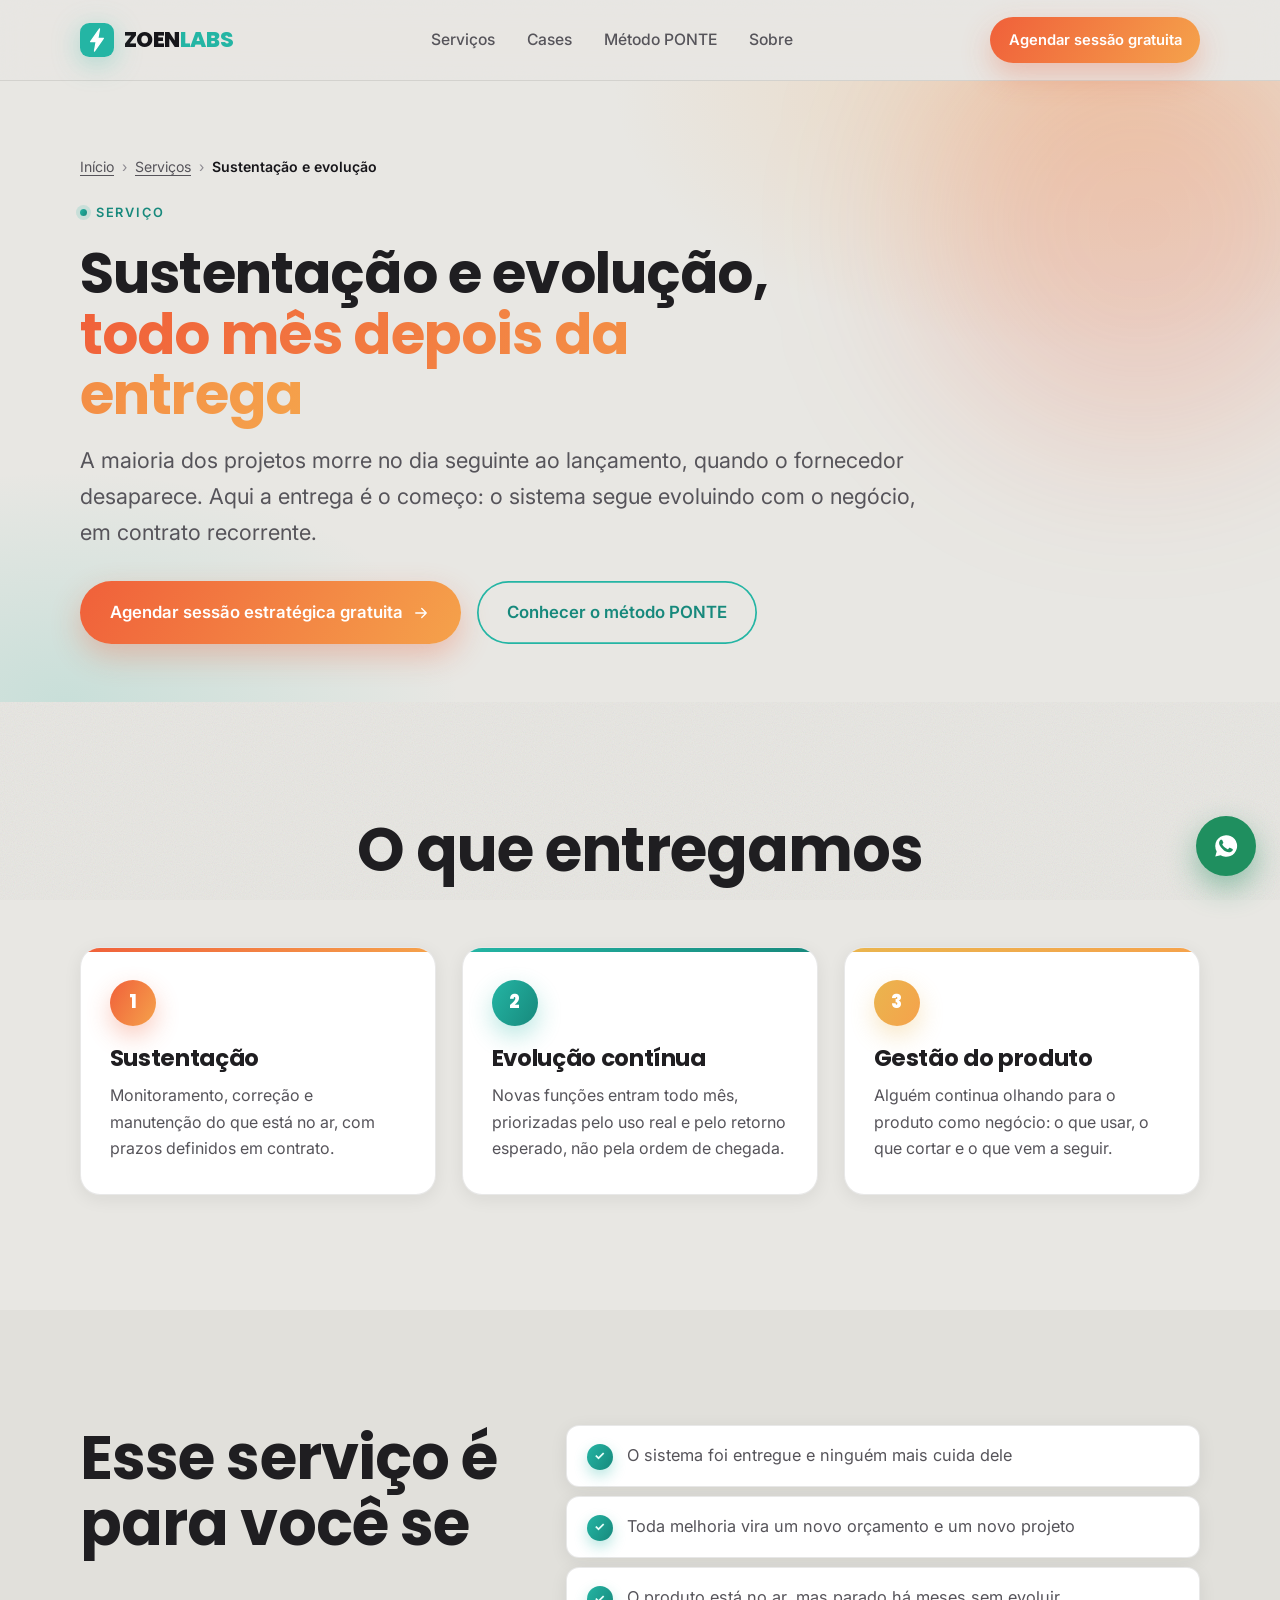
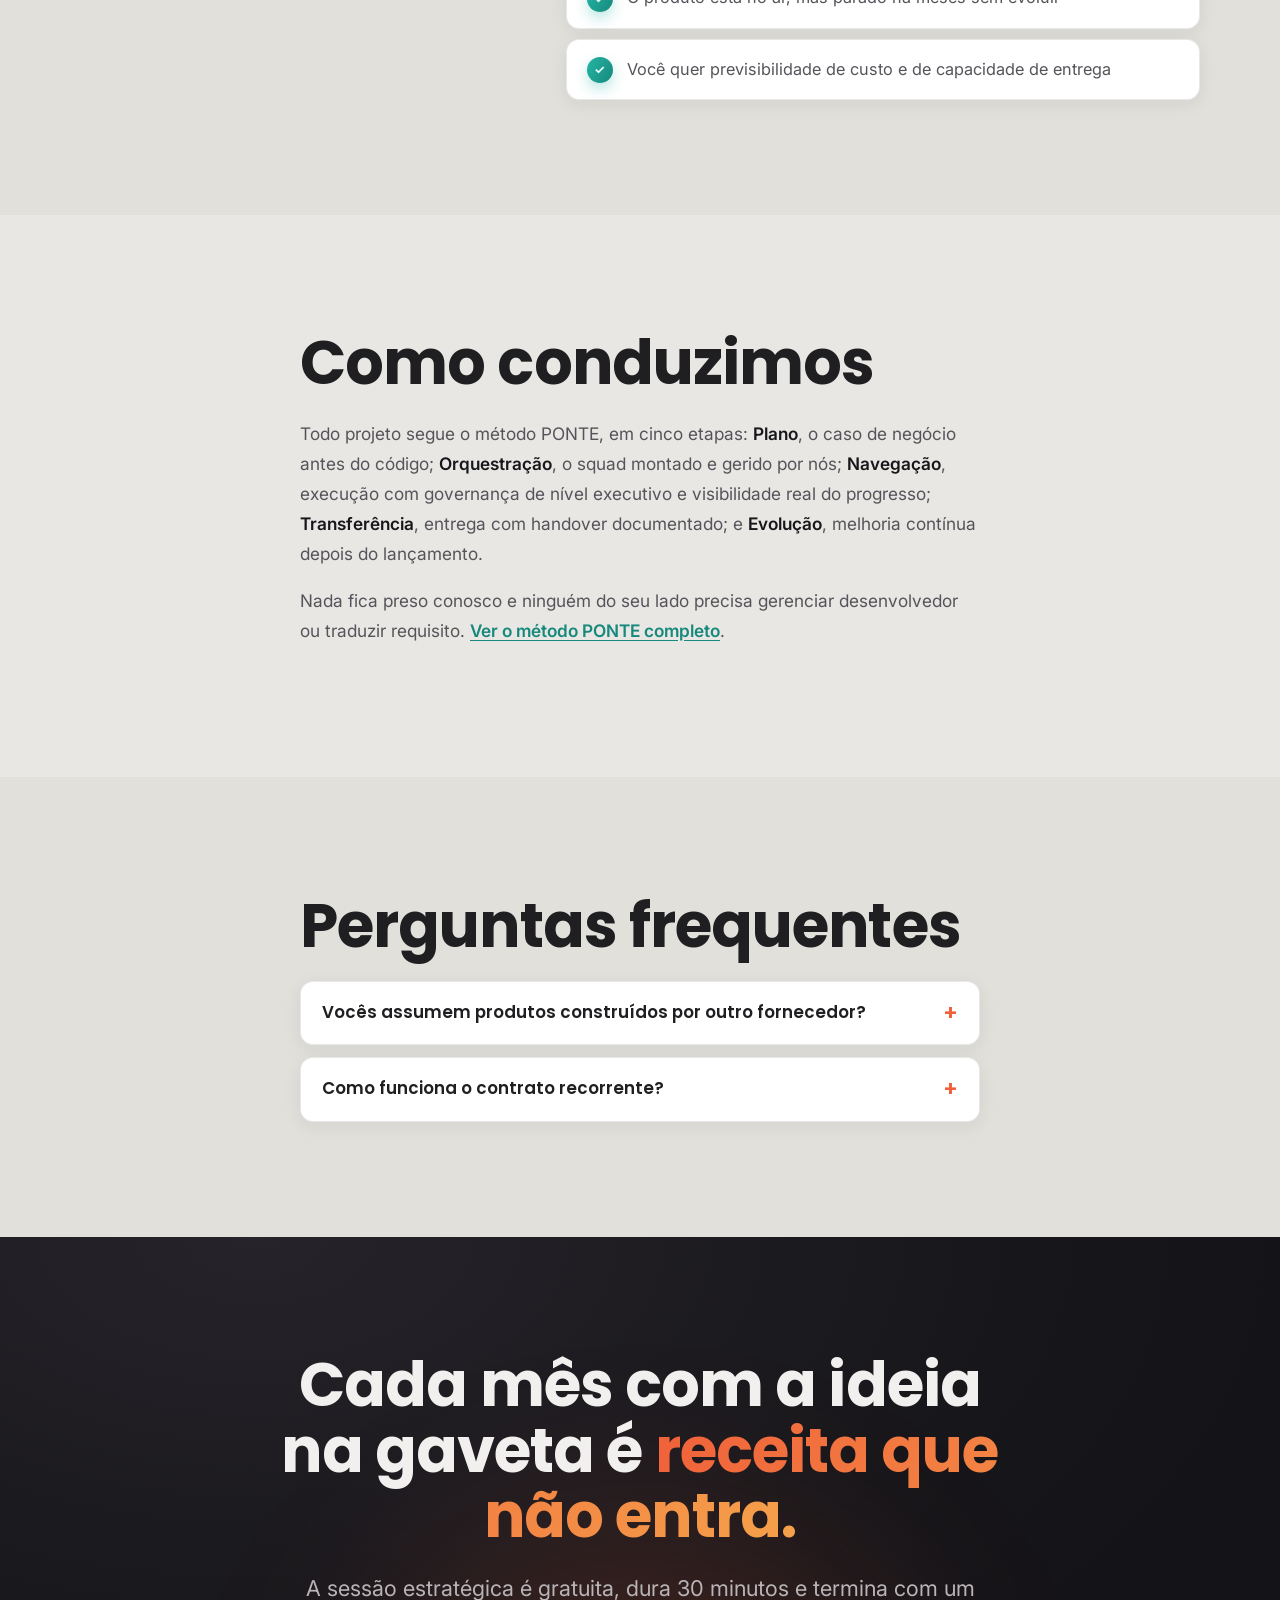
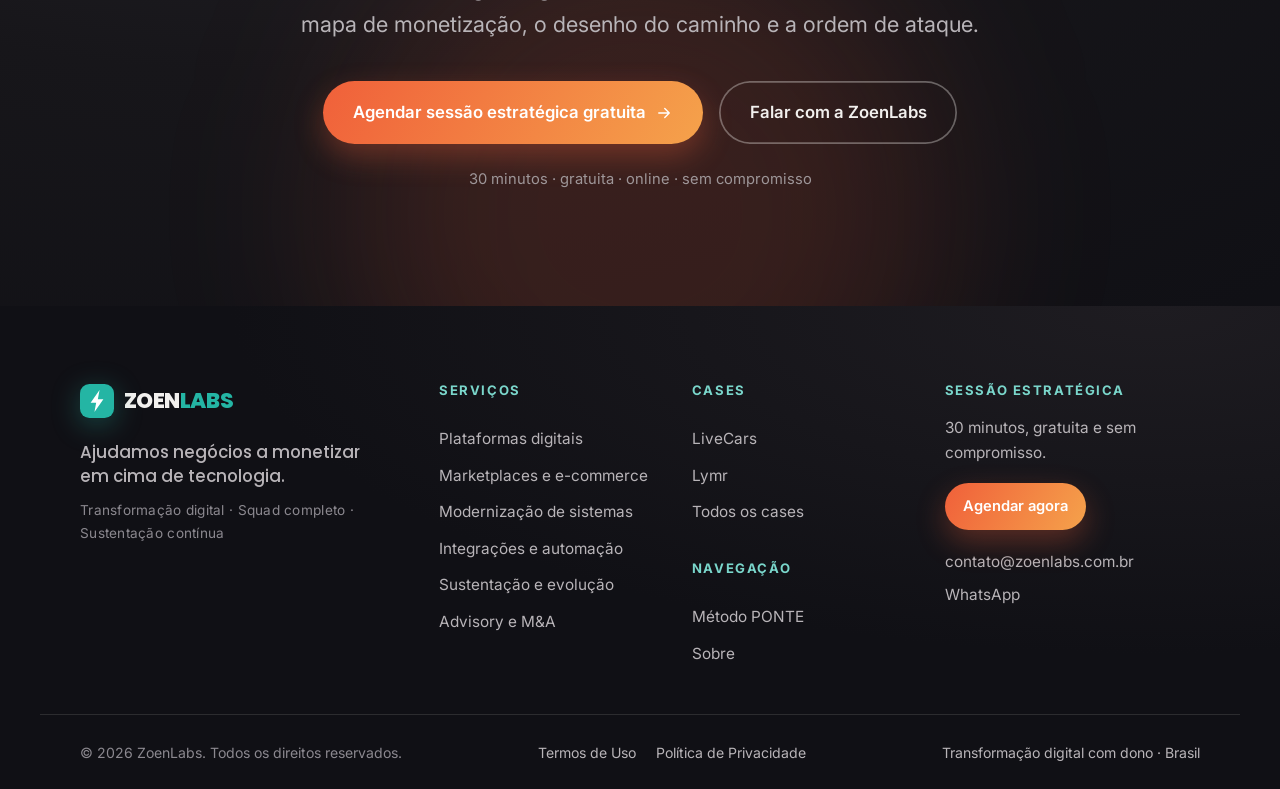
<file: servicos/sustentacao-e-evolucao/index.html>
<!DOCTYPE html>
<html lang="pt-BR">
<head>
  <meta charset="UTF-8" />
  <meta name="viewport" content="width=device-width, initial-scale=1.0" />
  <meta name="theme-color" content="#e8e7e3" media="(prefers-color-scheme: light)" />
  <meta name="theme-color" content="#17161a" media="(prefers-color-scheme: dark)" />

  <title>Sustentação e evolução contínua | ZoenLabs</title>
  <meta name="description" content="Contrato recorrente de sustentação e evolução: o produto entregue continua recebendo melhorias, correções e novas funções todo mês." />
  <meta name="author" content="ZoenLabs" />
  <meta name="robots" content="index, follow, max-image-preview:large, max-snippet:-1, max-video-preview:-1" />
  <link rel="canonical" href="https://www.zoenlabs.com.br/servicos/sustentacao-e-evolucao" />

  <meta name="language" content="Portuguese" />
  <meta http-equiv="content-language" content="pt-BR" />
  <meta name="geo.region" content="BR" />

  <meta property="og:type" content="website" />
  <meta property="og:site_name" content="ZoenLabs" />
  <meta property="og:locale" content="pt_BR" />
  <meta property="og:url" content="https://www.zoenlabs.com.br/servicos/sustentacao-e-evolucao" />
  <meta property="og:title" content="Depois da entrega, o sistema não fica órfão" />
  <meta property="og:description" content="Contrato recorrente de sustentação e evolução: o produto entregue continua recebendo melhorias, correções e novas funções todo mês." />
  <meta property="og:image" content="https://www.zoenlabs.com.br/assets/img/og-zoenlabs.jpg" />

  <meta name="twitter:card" content="summary_large_image" />
  <meta name="twitter:title" content="Depois da entrega, o sistema não fica órfão" />
  <meta name="twitter:description" content="Contrato recorrente de sustentação e evolução: o produto entregue continua recebendo melhorias, correções e novas funções todo mês." />
  <meta name="twitter:image" content="https://www.zoenlabs.com.br/assets/img/og-zoenlabs.jpg" />

  <link rel="icon" href="/favicon.ico?v=2" sizes="any" />
  <link rel="icon" type="image/svg+xml" href="/assets/img/favicon.svg?v=2" />
  <link rel="apple-touch-icon" sizes="180x180" href="/assets/img/apple-touch-icon.png?v=2" />
  <link rel="manifest" href="/site.webmanifest" />

  <script type="application/ld+json">
{
  "@context": "https://schema.org",
  "@graph": [
    {
      "@type": "BreadcrumbList",
      "@id": "https://www.zoenlabs.com.br/servicos/sustentacao-e-evolucao#breadcrumb",
      "itemListElement": [
        {
          "@type": "ListItem",
          "position": 1,
          "name": "Início",
          "item": "https://www.zoenlabs.com.br/"
        },
        {
          "@type": "ListItem",
          "position": 2,
          "name": "Serviços",
          "item": "https://www.zoenlabs.com.br/servicos"
        },
        {
          "@type": "ListItem",
          "position": 3,
          "name": "Sustentação e evolução",
          "item": "https://www.zoenlabs.com.br/servicos/sustentacao-e-evolucao"
        }
      ]
    },
    {
      "@type": "WebPage",
      "@id": "https://www.zoenlabs.com.br/servicos/sustentacao-e-evolucao#webpage",
      "url": "https://www.zoenlabs.com.br/servicos/sustentacao-e-evolucao",
      "name": "Sustentação e evolução contínua | ZoenLabs",
      "description": "Contrato recorrente de sustentação e evolução: o produto entregue continua recebendo melhorias, correções e novas funções todo mês.",
      "inLanguage": "pt-BR",
      "isPartOf": {
        "@id": "https://www.zoenlabs.com.br/#website"
      },
      "breadcrumb": {
        "@id": "https://www.zoenlabs.com.br/servicos/sustentacao-e-evolucao#breadcrumb"
      },
      "about": {
        "@id": "https://www.zoenlabs.com.br/#organization"
      }
    },
    {
      "@type": "Service",
      "@id": "https://www.zoenlabs.com.br/servicos/sustentacao-e-evolucao#service",
      "name": "Sustentação e evolução contínua de produtos digitais",
      "serviceType": "Sustentação e evolução contínua de produtos digitais",
      "description": "Contrato recorrente de sustentação e evolução: o produto entregue continua recebendo melhorias, correções e novas funções todo mês.",
      "provider": {
        "@id": "https://www.zoenlabs.com.br/#organization"
      },
      "areaServed": {
        "@type": "Country",
        "name": "Brasil"
      },
      "audience": {
        "@type": "BusinessAudience",
        "audienceType": "Donos, sócios e diretores de empresas em crescimento"
      },
      "url": "https://www.zoenlabs.com.br/servicos/sustentacao-e-evolucao"
    },
    {
      "@type": "FAQPage",
      "@id": "https://www.zoenlabs.com.br/servicos/sustentacao-e-evolucao#faq",
      "mainEntity": [
        {
          "@type": "Question",
          "name": "Vocês assumem produtos construídos por outro fornecedor?",
          "acceptedAnswer": {
            "@type": "Answer",
            "text": "Sim, depois de um diagnóstico do que está no ar. É uma situação comum e o diagnóstico define o esforço e o risco do primeiro mês."
          }
        },
        {
          "@type": "Question",
          "name": "Como funciona o contrato recorrente?",
          "acceptedAnswer": {
            "@type": "Answer",
            "text": "Capacidade mensal contratada, prioridades definidas com você e entregas visíveis a cada ciclo."
          }
        }
      ]
    }
  ]
}
  </script>

  <link rel="preconnect" href="https://fonts.googleapis.com" />
  <link rel="preconnect" href="https://fonts.gstatic.com" crossorigin />
  <link href="https://fonts.googleapis.com/css2?family=Poppins:wght@500;600;700;800&family=Inter:wght@400;500;600;700&display=swap" rel="stylesheet" />
  <link rel="stylesheet" href="/assets/css/styles.css?v=12" />
</head>
<body>
  <div class="grain" aria-hidden="true"></div>

  <header class="nav nav--inner" id="nav">
    <div class="container nav__inner">
      <a href="/" class="brand" aria-label="ZoenLabs, início">
        <span class="brand__mark" aria-hidden="true">
          <svg viewBox="0 0 40 40" width="34" height="34">
            <rect width="40" height="40" rx="11" fill="var(--teal)"/>
            <path d="M23 7 L12.5 22 H19 L17 33 L27.5 18 H21 L23 7 Z" fill="#fff" stroke="#fff" stroke-width="1.4" stroke-linejoin="round"/>
          </svg>
        </span>
        <span class="brand__text">ZOEN<span>LABS</span></span>
      </a>
      <nav class="nav__links" aria-label="Navegação principal">
        <a href="/servicos">Serviços</a>
        <a href="/cases">Cases</a>
        <a href="/#metodo">Método PONTE</a>
        <a href="/#fundador">Sobre</a>
      </nav>
      <div class="nav__actions">
        <a href="/#aplicacao" class="btn btn--primary btn--sm">Agendar sessão gratuita</a>
        <button class="nav__toggle" id="navToggle" aria-label="Abrir menu" aria-expanded="false">
          <span></span><span></span><span></span>
        </button>
      </div>
    </div>
    <div class="nav__mobile" id="navMobile" hidden>
      <a href="/servicos">Serviços</a>
      <a href="/cases">Cases</a>
      <a href="/#metodo">Método PONTE</a>
      <a href="/#fundador">Sobre</a>
      <a href="/#aplicacao" class="btn btn--primary">Agendar sessão gratuita</a>
    </div>
  </header>

  <main>
    <section class="page-hero">
      <div class="page-hero__glow" aria-hidden="true"></div>
      <div class="container">
        <nav class="crumbs" aria-label="Você está em"><a href="/">Início</a> <span aria-hidden="true">›</span> <a href="/servicos">Serviços</a> <span aria-hidden="true">›</span> <span aria-current="page">Sustentação e evolução</span></nav>
        <span class="eyebrow"><span class="eyebrow__dot"></span> Serviço</span>
        <h1 class="page-hero__title">Sustentação e evolução, <span class="text-accent">todo mês depois da entrega</span></h1>
        <p class="page-hero__lead">A maioria dos projetos morre no dia seguinte ao lançamento, quando o fornecedor desaparece. Aqui a entrega é o começo: o sistema segue evoluindo com o negócio, em contrato recorrente.</p>
        <div class="page-hero__cta">
          <a href="/#aplicacao" class="btn btn--primary btn--lg">Agendar sessão estratégica gratuita <svg viewBox="0 0 24 24" width="18" height="18" fill="none" aria-hidden="true"><path d="M5 12h14M13 6l6 6-6 6" stroke="currentColor" stroke-width="1.8" stroke-linecap="round" stroke-linejoin="round"/></svg></a>
          <a href="/#metodo" class="btn btn--ghost btn--lg">Conhecer o método PONTE</a>
        </div>
      </div>
    </section>

    <section class="section ">
      <div class="container">
        <div class="section__head">
          <h2 class="section__title">O que entregamos</h2>
          
        </div>
        <div class="gains">
          <article class="gain">
            <span class="gain__num">1</span>
            <h3>Sustentação</h3>
            <p>Monitoramento, correção e manutenção do que está no ar, com prazos definidos em contrato.</p>
          </article>
          <article class="gain">
            <span class="gain__num">2</span>
            <h3>Evolução contínua</h3>
            <p>Novas funções entram todo mês, priorizadas pelo uso real e pelo retorno esperado, não pela ordem de chegada.</p>
          </article>
          <article class="gain">
            <span class="gain__num">3</span>
            <h3>Gestão do produto</h3>
            <p>Alguém continua olhando para o produto como negócio: o que usar, o que cortar e o que vem a seguir.</p>
          </article>
        </div>
      </div>
    </section>

    <section class="section section--alt">
      <div class="container page-split">
        <div class="page-split__head">
          <h2 class="section__title">Esse serviço é para você se</h2>
          
        </div>
        <div class="page-split__body">
          <ul class="bullets">
            <li><span class="check">✓</span><span>O sistema foi entregue e ninguém mais cuida dele</span></li>
            <li><span class="check">✓</span><span>Toda melhoria vira um novo orçamento e um novo projeto</span></li>
            <li><span class="check">✓</span><span>O produto está no ar, mas parado há meses sem evoluir</span></li>
            <li><span class="check">✓</span><span>Você quer previsibilidade de custo e de capacidade de entrega</span></li>
          </ul>
        </div>
      </div>
    </section>

    <section class="section ">
      <div class="container prose">
        <h2 class="section__title">Como conduzimos</h2>
          <p class="prose__p">Todo projeto segue o método PONTE, em cinco etapas: <strong>Plano</strong>, o caso de negócio antes do código; <strong>Orquestração</strong>, o squad montado e gerido por nós; <strong>Navegação</strong>, execução com governança de nível executivo e visibilidade real do progresso; <strong>Transferência</strong>, entrega com handover documentado; e <strong>Evolução</strong>, melhoria contínua depois do lançamento.</p>
          <p class="prose__p">Nada fica preso conosco e ninguém do seu lado precisa gerenciar desenvolvedor ou traduzir requisito. <a href="/#metodo">Ver o método PONTE completo</a>.</p>
      </div>
    </section>

    <section class="section section--alt">
      <div class="container prose">
        <h2 class="section__title">Perguntas frequentes</h2>
        <div class="faq">
          <details class="faq__item">
            <summary>Vocês assumem produtos construídos por outro fornecedor?</summary>
            <p>Sim, depois de um diagnóstico do que está no ar. É uma situação comum e o diagnóstico define o esforço e o risco do primeiro mês.</p>
          </details>
          <details class="faq__item">
            <summary>Como funciona o contrato recorrente?</summary>
            <p>Capacidade mensal contratada, prioridades definidas com você e entregas visíveis a cada ciclo.</p>
          </details>
        </div>
      </div>
    </section>

    <section class="section section--cta">
      <div class="cta__glow" aria-hidden="true"></div>
      <div class="container cta">
        <h2 class="cta__title">Cada mês com a ideia na gaveta é <span class="text-accent">receita que não entra.</span></h2>
        <p class="cta__text">A sessão estratégica é gratuita, dura 30 minutos e termina com um mapa de monetização, o desenho do caminho e a ordem de ataque.</p>
        <div class="cta__actions">
          <a href="/#aplicacao" class="btn btn--primary btn--lg">Agendar sessão estratégica gratuita <svg viewBox="0 0 24 24" width="18" height="18" fill="none" aria-hidden="true"><path d="M5 12h14M13 6l6 6-6 6" stroke="currentColor" stroke-width="1.8" stroke-linecap="round" stroke-linejoin="round"/></svg></a>
          <a href="https://wa.me/5519995735894?text=Ol%C3%A1%2C%20quero%20falar%20com%20a%20ZoenLabs%20sobre%20monetizar%20com%20tecnologia" class="btn btn--outline-dark btn--lg" target="_blank" rel="noopener">Falar com a ZoenLabs</a>
        </div>
        <p class="cta__reassure">30 minutos · gratuita · online · sem compromisso</p>
      </div>
    </section>
  </main>

  <footer class="footer">
    <div class="container footer__inner">
      <div class="footer__brand">
        <a href="/" class="brand brand--footer">
          <span class="brand__mark" aria-hidden="true">
            <svg viewBox="0 0 40 40" width="34" height="34">
              <rect width="40" height="40" rx="11" fill="var(--teal)"/>
              <path d="M23 7 L12.5 22 H19 L17 33 L27.5 18 H21 L23 7 Z" fill="#fff"/>
            </svg>
          </span>
          <span class="brand__text">ZOEN<span>LABS</span></span>
        </a>
        <p class="footer__tag">Ajudamos negócios a monetizar<br />em cima de tecnologia.</p>
        <p class="footer__pillars">Transformação digital · Squad completo · Sustentação contínua</p>
      </div>

      <nav class="footer__nav" aria-label="Serviços">
        <h4>Serviços</h4>
        <a href="/servicos/plataformas-digitais">Plataformas digitais</a>
        <a href="/servicos/marketplaces-e-ecommerce">Marketplaces e e-commerce</a>
        <a href="/servicos/modernizacao-de-sistemas">Modernização de sistemas</a>
        <a href="/servicos/integracoes-e-automacao">Integrações e automação</a>
        <a href="/servicos/sustentacao-e-evolucao">Sustentação e evolução</a>
        <a href="/servicos/advisory-tecnologia-ma">Advisory e M&amp;A</a>
      </nav>

      <nav class="footer__nav" aria-label="Cases e navegação">
        <h4>Cases</h4>
        <a href="/cases/livecars">LiveCars</a>
        <a href="/cases/lymr">Lymr</a>
        <a href="/cases">Todos os cases</a>
        <h4 class="footer__h4--spaced">Navegação</h4>
        <a href="/#metodo">Método PONTE</a>
        <a href="/#fundador">Sobre</a>
      </nav>

      <div class="footer__cta">
        <h4>Sessão estratégica</h4>
        <p>30 minutos, gratuita e sem compromisso.</p>
        <a href="/#aplicacao" class="btn btn--primary btn--sm">Agendar agora</a>
        <div class="footer__contact footer__contact--compact">
          <a href="mailto:contato@zoenlabs.com.br">contato@zoenlabs.com.br</a>
          <a href="https://wa.me/5519995735894" target="_blank" rel="noopener">WhatsApp</a>
        </div>
      </div>
    </div>

    <div class="container footer__bottom">
      <span>© <span id="year">2026</span> ZoenLabs. Todos os direitos reservados.</span>
      <nav class="footer__legal" aria-label="Legal">
        <a href="/termos">Termos de Uso</a>
        <a href="/politica-de-privacidade">Política de Privacidade</a>
      </nav>
      <span class="footer__made">Transformação digital com dono · Brasil</span>
    </div>
  </footer>

  <a href="https://wa.me/5519995735894?text=Ol%C3%A1%2C%20quero%20falar%20com%20a%20ZoenLabs%20sobre%20monetizar%20com%20tecnologia"
     class="whats-float" target="_blank" rel="noopener" aria-label="Chamar no WhatsApp">
    <svg viewBox="0 0 24 24" width="26" height="26" fill="currentColor"><path d="M12 2a10 10 0 0 0-8.6 15l-1.3 4.8 4.9-1.3A10 10 0 1 0 12 2Zm5.7 14.3c-.2.7-1.4 1.3-2 1.4-.5.1-1.2.1-1.9-.1-.4-.1-1-.3-1.8-.6-3-1.3-5-4.4-5.1-4.6-.2-.2-1.3-1.7-1.3-3.2 0-1.5.8-2.3 1-2.6.3-.3.6-.4.8-.4h.6c.2 0 .4 0 .6.5l.9 2c.1.2.1.4 0 .5l-.4.6-.3.3c-.2.2-.3.4-.1.7.2.3.9 1.5 2 2.4 1.4 1.2 2.4 1.5 2.7 1.7.3.1.5.1.7-.1l.8-1c.2-.3.4-.2.7-.1l2 .9c.3.2.5.2.6.4.1.1.1.7-.1 1.4Z"/></svg>
  </a>

  <script src="/assets/js/pages.js?v=1"></script>
</body>
</html>
</file>
<file: assets/css/styles.css>
/* ==========================================================================
   ZOENLABS — DESIGN SYSTEM & LANDING PAGE
   "Transformação digital com dono."
   --------------------------------------------------------------------------
   Direção: base cinza quente (não bege), identidade teal (do logotipo) e
   atmosfera quente com coral/âmbar. Tipografia moderna e impactante.
   ========================================================================== */

/* ============================ 1. DESIGN TOKENS ============================ */
:root {
  /* --- Marca (teal do logotipo) --- */
  --teal:       #24b5a4;  /* verde/teal da ZoenLabs — cor de identidade */
  --teal-deep:  #17897c;  /* teal profundo */
  --teal-soft:  #7ad6cb;  /* teal claro para acentos */

  /* --- Tons quentes (atmosfera) --- */
  --coral:      #f0603a;  /* coral quente — energia e conversão */
  --terracotta: #d9663d;  /* terracota */
  --amber:      #f5a24b;  /* âmbar — calor e destaque */
  --gold:       #eab54e;  /* dourado sutil */

  /* --- Neutros cinza quente --- */
  --bg:         #e8e7e3;  /* fundo base — cinza quente (substitui o bege) */
  --bg-alt:     #e1e0db;  /* variação de fundo */
  --surface:    #f7f6f3;  /* superfície clara */
  --card:       #ffffff;  /* cartões */
  --ink:        #17161a;  /* grafite / near-black moderno */
  --ink-2:      #201f24;  /* grafite elevado */
  --ink-warm:   #211d1a;  /* grafite com leve calor (seções escuras quentes) */

  /* --- Texto --- */
  --text:       #1f1e21;  /* texto principal sobre claro */
  --text-soft:  #56545a;  /* texto secundário */
  --text-muted: #8b888f;  /* legendas / terciário */
  --on-dark:    #f2f0ee;  /* texto sobre escuro */
  --on-dark-soft:#b8b4b8;

  /* --- Superfícies / bordas --- */
  --border:       rgba(31, 30, 33, 0.10);
  --border-strong:rgba(31, 30, 33, 0.20);
  --border-dark:  rgba(242, 240, 238, 0.12);

  /* --- Gradientes --- */
  --grad-warm:  linear-gradient(120deg, var(--coral), var(--amber));
  --grad-teal:  linear-gradient(120deg, var(--teal), var(--teal-deep));
  --grad-gold:  linear-gradient(120deg, var(--gold), var(--amber));

  /* --- Tipografia --- */
  --font-display: "Poppins", "Inter", system-ui, sans-serif;
  --font-body:    "Inter", -apple-system, BlinkMacSystemFont, "Segoe UI", sans-serif;

  /* --- Escala fluida --- */
  --fs-hero:  clamp(2.4rem, 5vw, 4.3rem);
  --fs-h2:    clamp(2.1rem, 4.8vw, 3.8rem);
  --fs-h3:    clamp(1.2rem, 1.8vw, 1.55rem);
  --fs-lead:  clamp(1.12rem, 1.7vw, 1.4rem);
  --fs-body:  clamp(1rem, 1.1vw, 1.08rem);

  /* --- Espaçamento --- */
  --space-section: clamp(4.5rem, 9vw, 9.5rem);
  --container:     1200px;
  --gutter:        clamp(1.2rem, 4vw, 2.5rem);

  /* --- Raios & sombras --- */
  --radius:    20px;
  --radius-lg: 28px;
  --radius-sm: 13px;
  --radius-pill: 999px;

  --shadow-sm:  0 4px 18px rgba(25, 22, 20, 0.07);
  --shadow-md:  0 18px 44px rgba(25, 22, 20, 0.12);
  --shadow-lg:  0 34px 80px rgba(20, 18, 16, 0.22);

  --ease: cubic-bezier(0.22, 1, 0.36, 1);
}

/* ============================ 2. RESET / BASE ============================ */
*, *::before, *::after { box-sizing: border-box; }
html { scroll-behavior: smooth; -webkit-text-size-adjust: 100%; }

@media (prefers-reduced-motion: reduce) {
  html { scroll-behavior: auto; }
  *, *::before, *::after { animation-duration: .001ms !important; animation-iteration-count: 1 !important; transition-duration: .001ms !important; }
}

body {
  margin: 0;
  font-family: var(--font-body);
  font-size: var(--fs-body);
  line-height: 1.65;
  color: var(--text);
  background: var(--bg);
  -webkit-font-smoothing: antialiased;
  text-rendering: optimizeLegibility;
  overflow-x: hidden;
}

h1, h2, h3, h4 { margin: 0; font-family: var(--font-display); font-weight: 700; line-height: 1.08; letter-spacing: -0.015em; }
p { margin: 0; }
a { color: inherit; text-decoration: none; }
img, video { max-width: 100%; display: block; }
ul, ol { margin: 0; padding: 0; list-style: none; }

.container { width: 100%; max-width: var(--container); margin: 0 auto; padding-inline: var(--gutter); }

.text-accent {
  background: var(--grad-warm);
  -webkit-background-clip: text; background-clip: text;
  -webkit-text-fill-color: transparent; color: var(--coral);
}

/* Grão sutil global */
.grain {
  position: fixed; inset: 0; z-index: 1; pointer-events: none; opacity: 0.32;
  mix-blend-mode: multiply;
  background-image: url("data:image/svg+xml,%3Csvg xmlns='http://www.w3.org/2000/svg' width='140' height='140'%3E%3Cfilter id='n'%3E%3CfeTurbulence type='fractalNoise' baseFrequency='0.9' numOctaves='3' stitchTiles='stitch'/%3E%3C/filter%3E%3Crect width='100%25' height='100%25' filter='url(%23n)' opacity='0.35'/%3E%3C/svg%3E");
}

/* ============================ 3. BOTÕES ============================ */
.btn {
  display: inline-flex; align-items: center; justify-content: center; gap: .55rem;
  font-family: var(--font-body); font-weight: 600; font-size: 1rem;
  padding: .95rem 1.5rem; border: 0; border-radius: var(--radius-pill);
  cursor: pointer; white-space: nowrap; position: relative;
  transition: transform .35s var(--ease), box-shadow .35s var(--ease), background .3s var(--ease);
}
.btn svg { transition: transform .35s var(--ease); }
.btn--sm { padding: .7rem 1.15rem; font-size: .92rem; }
.btn--lg { padding: 1.1rem 1.9rem; font-size: 1.05rem; }

.btn--primary { background: var(--grad-warm); color: #fff; box-shadow: 0 12px 30px rgba(240, 96, 58, 0.32); }
.btn--primary:hover { transform: translateY(-3px); box-shadow: 0 20px 44px rgba(240, 96, 58, 0.44); }
.btn--primary:hover svg:last-child { transform: translateX(4px); }

.btn--ghost { background: transparent; color: var(--teal-deep); box-shadow: inset 0 0 0 1.7px var(--teal); }
.btn--ghost:hover { transform: translateY(-3px); background: rgba(36, 181, 164, 0.08); }

.btn--whats { background: #1f8f5f; color: #fff; box-shadow: 0 12px 30px rgba(31, 143, 95, 0.32); }
.btn--whats:hover { transform: translateY(-3px); background: #1a7d53; box-shadow: 0 20px 44px rgba(31,143,95,.44); }

/* ============================ 4. EYEBROW / TÍTULOS ============================ */
.eyebrow {
  display: inline-flex; align-items: center; gap: .55rem;
  font-size: .8rem; font-weight: 600; letter-spacing: .14em; text-transform: uppercase;
  color: var(--teal-deep); margin-bottom: 1.3rem;
}
.eyebrow__dot { width: 7px; height: 7px; border-radius: 50%; background: var(--grad-teal); box-shadow: 0 0 0 4px rgba(36,181,164,.16); }
.eyebrow--dark { color: var(--teal-soft); }
.eyebrow--dark .eyebrow__dot { background: var(--grad-teal); box-shadow: 0 0 0 4px rgba(36,181,164,.20); }

.section__title { font-size: var(--fs-h2); color: var(--text); }
.section--vision .section__title,
.section--founder .section__title { color: var(--on-dark); }

.check { display: inline-flex; align-items: center; justify-content: center; width: 28px; height: 28px; flex: none; border-radius: 50%; background: var(--grad-teal); color: #eafffb; font-size: .85rem; font-weight: 700; margin-top: .1rem; box-shadow: 0 6px 14px rgba(36,181,164,.32); }

.section__text { font-size: var(--fs-lead); color: var(--text-soft); max-width: 46ch; margin-top: 1.3rem; }
.section__text--center { margin-inline: auto; text-align: center; }

.section { position: relative; padding-block: var(--space-section); z-index: 2; }
.section__head { max-width: 760px; margin: 0 auto clamp(2.5rem, 5vw, 4rem); text-align: center; }
.section__head .section__text { margin-inline: auto; }

/* ============================ 5. NAV ============================ */
.nav { position: sticky; top: 0; z-index: 100; padding-block: .35rem; transition: background .4s var(--ease), box-shadow .4s var(--ease); }
.nav.is-scrolled {
  background: rgba(232, 231, 227, 0.82);
  backdrop-filter: saturate(160%) blur(14px); -webkit-backdrop-filter: saturate(160%) blur(14px);
  box-shadow: 0 1px 0 var(--border), 0 10px 30px rgba(25,22,20,.06);
}
.nav__inner { display: flex; align-items: center; justify-content: space-between; padding-block: .7rem; }

.brand { display: inline-flex; align-items: center; gap: .6rem; }
.brand__mark { display: inline-flex; filter: drop-shadow(0 6px 14px rgba(36,181,164,.35)); }
.brand__text { font-family: var(--font-display); font-weight: 800; font-size: 1.35rem; letter-spacing: -0.02em; color: var(--ink); }
.brand__text span { color: var(--teal); }

.nav__links { display: flex; gap: 2rem; }
.nav__links a { font-weight: 500; font-size: .98rem; color: var(--text-soft); position: relative; transition: color .3s; }
.nav__links a::after { content: ""; position: absolute; left: 0; bottom: -6px; width: 0; height: 2px; background: var(--grad-teal); border-radius: 2px; transition: width .3s var(--ease); }
.nav__links a:hover { color: var(--ink); }
.nav__links a:hover::after { width: 100%; }

.nav__actions { display: flex; align-items: center; gap: .8rem; }

.nav__toggle { display: none; flex-direction: column; gap: 5px; width: 42px; height: 42px; align-items: center; justify-content: center; background: transparent; border: 0; cursor: pointer; }
.nav__toggle span { width: 22px; height: 2px; background: var(--ink); border-radius: 2px; transition: transform .3s var(--ease), opacity .3s; }
.nav__toggle[aria-expanded="true"] span:nth-child(1) { transform: translateY(7px) rotate(45deg); }
.nav__toggle[aria-expanded="true"] span:nth-child(2) { opacity: 0; }
.nav__toggle[aria-expanded="true"] span:nth-child(3) { transform: translateY(-7px) rotate(-45deg); }

.nav__mobile[hidden] { display: none; }
.nav__mobile { display: flex; flex-direction: column; gap: .3rem; padding: 1rem var(--gutter) 1.6rem; background: rgba(232,231,227,.97); backdrop-filter: blur(14px); border-top: 1px solid var(--border); }
.nav__mobile a { padding: .8rem .2rem; font-weight: 500; color: var(--text-soft); border-bottom: 1px solid var(--border); }
.nav__mobile a.btn { margin-top: .8rem; border: 0; color: #fff; justify-content: center; }

/* ============================ 6. HERO ============================ */
.hero {
  position: relative; overflow: hidden; z-index: 2;
  display: flex; flex-direction: column;
  min-height: calc(100vh - 80px);
  min-height: calc(100svh - 80px);
  padding-block: clamp(1.4rem, 3vw, 2.4rem) 0;
  background:
    radial-gradient(60% 55% at 82% 0%, rgba(245, 162, 75, 0.30), transparent 60%),
    radial-gradient(55% 60% at 8% 95%, rgba(36, 181, 164, 0.16), transparent 60%),
    var(--bg);
}
.hero__glow { position: absolute; border-radius: 50%; filter: blur(70px); pointer-events: none; opacity: .55; }
.hero__glow--warm { width: 40vw; height: 40vw; background: rgba(240, 96, 58, 0.28); top: 8%; right: -8%; }
.hero__glow--teal { width: 30vw; height: 30vw; background: rgba(36, 181, 164, 0.22); bottom: 6%; left: -6%; }

.hero__inner { position: relative; flex: 1 1 auto; display: grid; grid-template-columns: 1.1fr auto; gap: clamp(2rem, 5vw, 4rem); align-items: center; z-index: 3; margin-bottom: clamp(1.4rem, 3vw, 2.2rem); }
.hero__lead { align-self: center; }

.hero__lead .eyebrow { background: rgba(255,255,255,.55); padding: .5rem .9rem; border-radius: var(--radius-pill); box-shadow: var(--shadow-sm); }
.hero__title { font-size: var(--fs-hero); font-weight: 700; letter-spacing: -0.02em; color: var(--text); margin-bottom: 1.1rem; }
.hero__title .text-accent { display: inline-block; }
.hero__subtitle { font-size: var(--fs-lead); color: var(--text-soft); max-width: 52ch; margin-bottom: 1.5rem; }
.hero__cta { display: flex; flex-wrap: wrap; gap: 1rem; margin-bottom: 1.6rem; }
.hero__badges { display: flex; flex-wrap: wrap; gap: 1.6rem; }
.hero__badges li { font-size: .95rem; color: var(--text-soft); position: relative; padding-left: 1.1rem; }
.hero__badges li::before { content: ""; position: absolute; left: 0; top: .55em; width: 8px; height: 8px; border-radius: 50%; background: var(--teal); }
.hero__badges strong { color: var(--ink); }

/* Palco do vídeo no hero (vertical 9:16, dimensionado para caber na 1ª dobra) */
.hero__stage { position: relative; align-self: center; justify-self: center; }
.video-frame {
  position: relative; border-radius: var(--radius-lg); overflow: hidden;
  background: #0e0d10; box-shadow: var(--shadow-lg);
  border: 1px solid rgba(255,255,255,.10);
  aspect-ratio: 9 / 16;
  height: clamp(360px, 54svh, 560px);
  width: auto; max-width: 100%;
}
.video-el { width: 100%; height: 100%; object-fit: cover; background: #0e0d10; display: block; }
.video-frame__tag {
  position: absolute; top: 14px; left: 14px; z-index: 3;
  display: inline-flex; align-items: center; gap: .45rem;
  font-size: .74rem; font-weight: 600; letter-spacing: .08em; text-transform: uppercase;
  color: var(--on-dark); background: rgba(20,18,22,.55); backdrop-filter: blur(6px);
  padding: .4rem .75rem; border-radius: var(--radius-pill); border: 1px solid var(--border-dark);
}
.video-play {
  position: absolute; inset: 0; z-index: 2; display: flex; flex-direction: column;
  align-items: center; justify-content: center; gap: 1rem; cursor: pointer;
  background: linear-gradient(180deg, rgba(14,13,16,.15), rgba(14,13,16,.55)); border: 0;
  color: #fff; transition: opacity .4s var(--ease);
}
.video-play.is-hidden { opacity: 0; pointer-events: none; }
.video-play__ring {
  display: inline-flex; align-items: center; justify-content: center; width: 74px; height: 74px;
  border-radius: 50%; background: var(--grad-warm); color: #fff;
  box-shadow: 0 14px 34px rgba(240,96,58,.5); transition: transform .35s var(--ease);
  position: relative;
}
.video-play__ring::before { content: ""; position: absolute; inset: 0; border-radius: 50%; box-shadow: 0 0 0 0 rgba(240,96,58,.5); animation: pulse-ring 2.4s infinite; }
.video-play:hover .video-play__ring { transform: scale(1.08); }
.video-play__label { font-family: var(--font-display); font-weight: 600; font-size: 1.05rem; letter-spacing: -0.01em; }

/* Botão de som (mudo/ativar) */
.video-mute {
  position: absolute; bottom: 14px; right: 14px; z-index: 5;
  width: 42px; height: 42px; border-radius: 50%; cursor: pointer;
  background: rgba(20,18,22,.55); color: #fff; border: 1px solid var(--border-dark);
  backdrop-filter: blur(6px); -webkit-backdrop-filter: blur(6px);
  display: inline-flex; align-items: center; justify-content: center;
  transition: transform .3s var(--ease), background .3s var(--ease);
}
.video-mute:hover { transform: scale(1.08); background: rgba(20,18,22,.78); }
.video-mute .ic-sound { display: none; }
.video-mute.is-unmuted .ic-sound { display: block; }
.video-mute.is-unmuted .ic-muted { display: none; }

.hero__chip { position: absolute; display: inline-flex; align-items: center; gap: .45rem; font-size: .84rem; font-weight: 600; background: var(--card); padding: .6rem .9rem; border-radius: var(--radius-pill); box-shadow: var(--shadow-md); z-index: 4; }
.hero__chip svg { color: var(--gold); }
.hero__chip--1 { top: -14px; left: -18px; color: var(--ink); animation: float 6s ease-in-out infinite; }
.hero__chip--2 { bottom: -14px; right: -14px; color: var(--coral); animation: float 6s ease-in-out infinite 1.5s; }
.hero__chip .pulse { width: 8px; height: 8px; border-radius: 50%; background: var(--coral); animation: pulse-ring 2s infinite; }

.dot { width: 9px; height: 9px; border-radius: 50%; background: var(--teal); }
.dot--live { background: var(--teal); box-shadow: 0 0 0 0 rgba(36,181,164,.5); animation: pulse-ring 2.2s infinite; }

/* Marquee / ticker */
.marquee { position: relative; z-index: 3; flex: 0 0 auto; overflow: hidden; padding: 1.1rem 0; border-top: 1px solid var(--border); border-bottom: 1px solid var(--border); background: rgba(255,255,255,.35); -webkit-mask-image: linear-gradient(90deg, transparent, #000 8%, #000 92%, transparent); mask-image: linear-gradient(90deg, transparent, #000 8%, #000 92%, transparent); }
.marquee__track { display: inline-flex; align-items: center; gap: 1.6rem; white-space: nowrap; animation: marquee 32s linear infinite; }
.marquee__track span { font-family: var(--font-display); font-weight: 600; font-size: clamp(1.1rem, 2vw, 1.6rem); color: var(--ink); letter-spacing: -0.02em; }
.marquee__track i { color: var(--teal); font-style: normal; font-size: .9rem; }

/* ============================ 7. PERSONA NOMEADA ============================ */
.section--persona { background: var(--bg); }
.persona { display: grid; grid-template-columns: .95fr 1.05fr; gap: clamp(2rem, 5vw, 4.5rem); align-items: start; }
.persona__aside { position: sticky; top: 120px; }
.persona__body { padding-top: calc(.8rem * 1.65 + 1.3rem); } /* altura do eyebrow + sua margem: alinha com o título */
.persona .lead { font-size: var(--fs-lead); color: var(--text); margin-bottom: 1.4rem; }
.persona__close { color: var(--text-soft); font-size: 1.12rem; max-width: 54ch; margin-bottom: 1.8rem; }
.persona__close strong { color: var(--ink); font-family: var(--font-display); font-weight: 600; }
.persona__tags { display: flex; flex-wrap: wrap; gap: .6rem; }
.persona__tags li { font-size: .88rem; font-weight: 600; color: var(--teal-deep); padding: .5rem .95rem; border-radius: var(--radius-pill); background: rgba(36,181,164,.10); border: 1px solid rgba(36,181,164,.22); }

/* ============================ 8. PROMESSA DA SESSÃO ============================ */
.section--promise { background: var(--bg-alt); }
.promise {
  position: relative; overflow: hidden;
  display: grid; grid-template-columns: 1.25fr .75fr; gap: clamp(2rem, 5vw, 4rem); align-items: center;
  background: var(--card); border-radius: var(--radius-lg); border: 1px solid var(--border);
  padding: clamp(2rem, 5vw, 3.6rem); box-shadow: var(--shadow-md);
}
.promise::before { content: ""; position: absolute; inset: 0 0 auto 0; height: 4px; background: var(--grad-warm); }
.promise::after { content: ""; position: absolute; right: -14%; top: -40%; width: 46%; height: 160%; background: radial-gradient(circle, rgba(36,181,164,.14), transparent 62%); pointer-events: none; }
.promise__content { position: relative; z-index: 1; }
.promise__cta { margin-top: 1.9rem; }
.promise__meta { position: relative; z-index: 1; display: grid; gap: .8rem; }
.promise__meta li { padding: 1.1rem 1.3rem; border-radius: var(--radius); background: var(--surface); border: 1px solid var(--border); }
.promise__meta-num { display: block; font-family: var(--font-display); font-weight: 800; font-size: clamp(1.7rem, 3vw, 2.2rem); letter-spacing: -0.03em; background: var(--grad-teal); -webkit-background-clip: text; background-clip: text; -webkit-text-fill-color: transparent; line-height: 1.1; }
.promise__meta li:nth-child(2) .promise__meta-num { background: var(--grad-warm); -webkit-background-clip: text; background-clip: text; -webkit-text-fill-color: transparent; }
.promise__meta-label { color: var(--text-soft); font-size: .92rem; }

/* ============================ 9. REFLEXÃO ============================ */
.section--reflect { background: var(--bg); }
.reflect { display: grid; grid-template-columns: .8fr 1.2fr; gap: clamp(2rem, 5vw, 4rem); align-items: start; }
.reflect__head { position: sticky; top: 120px; }
.reflect__list { display: grid; gap: .9rem; }
.reflect__item {
  position: relative; display: flex; gap: 1.2rem; align-items: flex-start;
  padding: 1.5rem 1.6rem 1.5rem 1.8rem; background: var(--card); border-radius: var(--radius);
  border: 1px solid var(--border); box-shadow: var(--shadow-sm); overflow: hidden;
  transition: transform .35s var(--ease), box-shadow .35s var(--ease);
}
.reflect__item::before { content: ""; position: absolute; left: 0; top: 0; bottom: 0; width: 5px; background: var(--grad-warm); }
.reflect__item:nth-child(2)::before { background: var(--grad-teal); }
.reflect__item:hover { transform: translateX(6px); box-shadow: var(--shadow-md); }
.reflect__num { font-family: var(--font-display); font-weight: 800; font-size: 1.5rem; letter-spacing: -0.03em; color: var(--text-muted); line-height: 1.2; flex: none; }
.reflect__item p { font-family: var(--font-display); font-weight: 500; font-size: clamp(1.1rem, 1.6vw, 1.3rem); line-height: 1.4; color: var(--text); letter-spacing: -0.01em; }
.reflect__item strong { font-weight: 700; background: var(--grad-warm); -webkit-background-clip: text; background-clip: text; -webkit-text-fill-color: transparent; }

/* ============================ 10. POSSIBILIDADE (DARK) ============================ */
.section--vision { background: radial-gradient(120% 130% at 80% -10%, #26242a 0%, var(--ink) 45%, #101015 100%); color: var(--on-dark); overflow: hidden; }
.section--vision .section__title { color: var(--on-dark); }
.vision__glow { position: absolute; bottom: -20%; left: -8%; width: 45vw; height: 45vw; background: radial-gradient(circle, rgba(36,181,164,.18), transparent 62%); filter: blur(20px); pointer-events: none; }
.vision { position: relative; z-index: 2; display: grid; grid-template-columns: .8fr 1.2fr; gap: clamp(2rem, 5vw, 4.5rem); align-items: start; }
.vision__head { position: sticky; top: 120px; }
.vision__steps { display: grid; gap: .7rem; margin-bottom: 2.2rem; }
.vision__steps li { display: flex; gap: .9rem; align-items: flex-start; padding: 1rem 1.2rem; border-radius: var(--radius-sm); background: rgba(255,255,255,.04); border: 1px solid var(--border-dark); color: var(--on-dark-soft); font-size: 1.05rem; transition: background .3s var(--ease), transform .3s var(--ease); }
.vision__steps li:hover { background: rgba(255,255,255,.07); transform: translateX(6px); }
.vision__steps strong { color: var(--on-dark); font-weight: 600; }
.vision__statement { font-family: var(--font-display); font-weight: 700; font-size: clamp(1.5rem, 3vw, 2.3rem); line-height: 1.2; letter-spacing: -0.02em; color: var(--on-dark); }
.vision__statement .text-accent { display: block; }

/* ============================ 10b. MÉTODO PONTE ============================ */
.section--ponte { background: var(--bg-alt); }
.ponte { display: grid; grid-template-columns: repeat(5, 1fr); gap: clamp(.8rem, 1.4vw, 1.1rem); counter-reset: ponte; }
.ponte__step {
  position: relative; overflow: hidden; padding: 1.7rem 1.4rem 1.6rem;
  background: var(--card); border-radius: var(--radius); border: 1px solid var(--border);
  box-shadow: var(--shadow-sm); transition: transform .4s var(--ease), box-shadow .4s var(--ease);
}
.ponte__step::before { content: ""; position: absolute; inset: 0 0 auto 0; height: 4px; background: var(--grad-warm); }
.ponte__step:nth-child(even)::before { background: var(--grad-teal); }
.ponte__step:hover { transform: translateY(-8px); box-shadow: var(--shadow-md); }
.ponte__letter {
  display: block; font-family: var(--font-display); font-weight: 800; line-height: .9;
  font-size: clamp(3.4rem, 5.4vw, 4.8rem); letter-spacing: -0.04em; margin-bottom: 1rem;
  background: var(--grad-warm); -webkit-background-clip: text; background-clip: text; -webkit-text-fill-color: transparent;
}
.ponte__step:nth-child(even) .ponte__letter { background: var(--grad-teal); -webkit-background-clip: text; background-clip: text; }
.ponte__step h3 { font-size: 1.2rem; color: var(--text); margin-bottom: .6rem; }
.ponte__initial { color: var(--coral); }
.ponte__step:nth-child(even) .ponte__initial { color: var(--teal-deep); }
.ponte__step p { color: var(--text-soft); font-size: .95rem; line-height: 1.6; }

.founder__link { color: var(--on-dark); text-decoration: underline; text-decoration-color: var(--teal); text-underline-offset: 3px; font-weight: 600; }
.founder__link:hover { color: var(--teal-soft); }

/* ============================ 11. O QUE GANHA NA SESSÃO ============================ */
.section--gains { background: var(--bg); }
.gains { display: grid; grid-template-columns: repeat(3, 1fr); gap: clamp(1.1rem, 2vw, 1.6rem); }
.gain {
  background: var(--card); border-radius: var(--radius); padding: 2rem 1.8rem;
  box-shadow: var(--shadow-sm); border: 1px solid var(--border); position: relative; overflow: hidden;
  transition: transform .4s var(--ease), box-shadow .4s var(--ease);
}
.gain::before { content: ""; position: absolute; inset: 0 0 auto 0; height: 4px; background: var(--grad-warm); }
.gain:nth-child(2)::before { background: var(--grad-teal); }
.gain:nth-child(3)::before { background: var(--grad-gold); }
.gain:hover { transform: translateY(-8px); box-shadow: var(--shadow-md); }
.gain__num { display: inline-flex; align-items: center; justify-content: center; width: 46px; height: 46px; border-radius: 50%; font-family: var(--font-display); font-weight: 800; font-size: 1.15rem; color: #fff; background: var(--grad-warm); box-shadow: 0 10px 24px rgba(240,96,58,.32); margin-bottom: 1.3rem; }
.gain:nth-child(2) .gain__num { background: var(--grad-teal); box-shadow: 0 10px 24px rgba(36,181,164,.32); }
.gain:nth-child(3) .gain__num { background: var(--grad-gold); box-shadow: 0 10px 24px rgba(234,181,78,.32); }
.gain h3 { font-size: var(--fs-h3); color: var(--text); margin-bottom: .7rem; }
.gain p { color: var(--text-soft); font-size: 1rem; }
.gains__cta { display: flex; justify-content: center; margin-top: clamp(2rem, 4vw, 3rem); }

/* ============================ 12. PROVA ============================ */
.section--proof { background: var(--bg-alt); }
.proofs { display: grid; grid-template-columns: repeat(3, 1fr); gap: clamp(1.1rem, 2vw, 1.6rem); }
.proof {
  background: var(--card); border-radius: var(--radius); padding: 2rem 1.8rem;
  box-shadow: var(--shadow-sm); border: 1px solid var(--border); position: relative; overflow: hidden;
  transition: transform .4s var(--ease), box-shadow .4s var(--ease);
}
.proof::before { content: ""; position: absolute; inset: 0 0 auto 0; height: 3px; background: var(--grad-teal); transform: scaleX(0); transform-origin: left; transition: transform .45s var(--ease); }
.proof:nth-child(2)::before { background: var(--grad-warm); }
.proof:hover { transform: translateY(-8px); box-shadow: var(--shadow-md); }
.proof:hover::before { transform: scaleX(1); }
.proof__label { display: inline-flex; align-items: center; gap: .5rem; font-family: var(--font-display); font-size: .82rem; font-weight: 700; letter-spacing: .12em; text-transform: uppercase; color: var(--teal-deep); margin-bottom: 1rem; }
.proof__label::before { content: ""; width: 18px; height: 3px; border-radius: 3px; background: var(--grad-teal); }
.proof:nth-child(2) .proof__label { color: var(--terracotta); }
.proof:nth-child(2) .proof__label::before { background: var(--grad-warm); }
.proof p { color: var(--text-soft); font-size: 1rem; }

/* Cases em destaque (carrossel) */
.sr-only { position: absolute; width: 1px; height: 1px; padding: 0; margin: -1px; overflow: hidden; clip: rect(0 0 0 0); clip-path: inset(50%); white-space: nowrap; border: 0; }

.cases { margin-top: clamp(1.4rem, 3vw, 2.2rem); }
.cases__viewport { display: grid; }
.case {
  grid-area: 1 / 1; position: relative; overflow: hidden;
  display: grid; grid-template-columns: .85fr 1.15fr; align-items: stretch;
  border-radius: var(--radius-lg); border: 1px solid rgba(255,255,255,.08); box-shadow: var(--shadow-lg);
  background: radial-gradient(120% 130% at 80% -10%, #26242a 0%, var(--ink) 45%, #101015 100%); color: var(--on-dark);
  opacity: 0; visibility: hidden; pointer-events: none;
  transition: opacity .6s var(--ease);
}
.case[hidden] { display: grid; }
.case.is-active { opacity: 1; visibility: visible; pointer-events: auto; }
.case__media {
  display: flex; align-items: center; justify-content: center; padding: clamp(1.6rem, 4vw, 3rem);
  background: radial-gradient(60% 60% at 50% 50%, rgba(226,30,38,.28), transparent 70%), #0b0b0e;
}
.case__media img { width: 100%; max-width: 360px; height: auto; filter: drop-shadow(0 18px 40px rgba(226,30,38,.35)); }
.case__media--shot { position: relative; padding: 0; background: #0b0b0e; overflow: hidden; }
.case__media--shot::after { content: ""; position: absolute; inset: 0; pointer-events: none; background: linear-gradient(90deg, transparent 72%, rgba(16,16,21,.45) 100%); }
.case__media--shot img { max-width: none; width: 100%; height: 100%; object-fit: cover; object-position: center; filter: none; }
.case__body { padding: clamp(1.6rem, 4vw, 3rem); }
.case__meta { display: flex; flex-wrap: wrap; align-items: center; gap: .6rem; margin-bottom: 1rem; }
.case__tag { font-size: .74rem; font-weight: 700; letter-spacing: .14em; text-transform: uppercase; color: #fff; background: var(--grad-warm); padding: .35rem .75rem; border-radius: var(--radius-pill); }
.case__status { display: inline-flex; align-items: center; gap: .45rem; font-size: .8rem; font-weight: 600; color: var(--on-dark-soft); padding: .35rem .8rem; border-radius: var(--radius-pill); border: 1px solid var(--border-dark); background: rgba(255,255,255,.04); }
.case h3 { font-size: clamp(1.5rem, 2.8vw, 2.2rem); color: var(--on-dark); margin-bottom: .9rem; }
.case__lead { color: var(--on-dark-soft); font-size: 1.08rem; margin-bottom: 1.3rem; max-width: 56ch; }
.case__points { display: grid; gap: .55rem; margin-bottom: 1.6rem; }
.case__points li { position: relative; padding-left: 1.3rem; color: var(--on-dark-soft); font-size: .98rem; }
.case__points li::before { content: ""; position: absolute; left: 0; top: .6em; width: 8px; height: 8px; border-radius: 50%; background: var(--grad-teal); }
.case__points strong { color: var(--on-dark); font-weight: 600; }
.case__link { display: inline-flex; align-items: center; gap: .45rem; font-weight: 600; color: var(--teal-soft); border-bottom: 1.5px solid rgba(122,214,203,.4); padding-bottom: 2px; transition: color .3s, border-color .3s; }
.case__link:hover { color: #fff; border-color: var(--teal); }

/* Controles do carrossel */
.cases__nav { display: flex; align-items: center; justify-content: center; gap: 1rem; margin-top: 1.4rem; }
.cases__arrow {
  display: inline-flex; align-items: center; justify-content: center; width: 42px; height: 42px; flex: none;
  border-radius: 50%; cursor: pointer; color: var(--text-soft); background: var(--card);
  border: 1px solid var(--border); box-shadow: var(--shadow-sm);
  transition: transform .3s var(--ease), color .3s, border-color .3s;
}
.cases__arrow:hover { transform: translateY(-2px); color: var(--ink); border-color: var(--teal); }
.cases__dots { display: flex; align-items: center; gap: .6rem; }
.cases__dot {
  position: relative; width: 46px; height: 6px; padding: 0; cursor: pointer;
  border: 0; border-radius: var(--radius-pill); background: var(--border-strong); overflow: hidden;
  transition: background .3s;
}
.cases__dot:hover { background: var(--text-muted); }
.cases__dot-fill { position: absolute; inset: 0; width: 0; border-radius: inherit; background: var(--grad-warm); }
.cases__dot.is-active .cases__dot-fill { width: 100%; }
.cases.is-playing .cases__dot.is-active .cases__dot-fill { width: 0; animation: case-progress var(--case-duration, 7000ms) linear forwards; }
.cases__arrow:focus-visible, .cases__dot:focus-visible { outline: 3px solid rgba(36,181,164,.45); outline-offset: 3px; }

@keyframes case-progress { from { width: 0; } to { width: 100%; } }
@media (prefers-reduced-motion: reduce) {
  .case { transition: none; }
  .cases.is-playing .cases__dot.is-active .cases__dot-fill { animation: none; width: 100%; }
}

/* ============================ 13. FUNDADOR (DARK) ============================ */
.section--founder { background: radial-gradient(130% 120% at 12% 8%, #2a2622 0%, #1d1b1e 42%, #101015 100%); color: var(--on-dark); overflow: hidden; }
.section--founder .section__title { color: var(--on-dark); }
.founder__glow { position: absolute; top: -10%; right: -5%; width: 45vw; height: 45vw; background: radial-gradient(circle, rgba(245,162,75,.20), transparent 62%); filter: blur(20px); pointer-events: none; }
.founder { position: relative; z-index: 2; display: grid; grid-template-columns: 1.2fr .8fr; gap: clamp(2rem, 5vw, 4.5rem); align-items: center; }
.founder__text { color: var(--on-dark-soft); font-size: var(--fs-lead); margin-top: 1.3rem; max-width: 58ch; }
.founder__text + .founder__text { margin-top: 1.1rem; font-size: 1.08rem; }
.founder__card { position: relative; padding: 2rem 1.9rem; border-radius: var(--radius-lg); background: rgba(255,255,255,.045); border: 1px solid var(--border-dark); box-shadow: var(--shadow-lg); }
.founder__photo { position: relative; border-radius: 22px; overflow: hidden; aspect-ratio: 4 / 5; margin-bottom: 1.3rem; background: #0e0d10; box-shadow: 0 18px 44px rgba(0,0,0,.45); border: 1px solid rgba(255,255,255,.08); }
.founder__photo::after { content: ""; position: absolute; inset: 0; background: linear-gradient(180deg, transparent 55%, rgba(16,16,21,.55) 100%); pointer-events: none; }
.founder__photo img { width: 100%; height: 100%; object-fit: cover; object-position: center top; display: block; }
.founder__name { display: block; font-family: var(--font-display); font-weight: 700; font-size: 1.3rem; color: var(--on-dark); letter-spacing: -0.01em; }
.founder__role { display: block; color: var(--teal-soft); font-size: .9rem; font-weight: 600; letter-spacing: .06em; text-transform: uppercase; margin-top: .25rem; margin-bottom: 1.4rem; }
.founder__pillars { display: grid; gap: .55rem; padding-top: 1.3rem; border-top: 1px solid var(--border-dark); }
.founder__pillars li { position: relative; padding-left: 1.3rem; color: var(--on-dark-soft); font-size: .98rem; }
.founder__pillars li::before { content: ""; position: absolute; left: 0; top: .55em; width: 9px; height: 9px; border-radius: 50%; background: var(--grad-warm); }
.founder__pillars li:nth-child(even)::before { background: var(--grad-teal); }
.founder__advisor { display: inline-flex; align-items: center; gap: .6rem; margin-top: 1.5rem; font-size: .88rem; color: var(--on-dark-soft); padding: .65rem 1.05rem; border-radius: var(--radius-pill); background: rgba(255,255,255,.05); border: 1px solid var(--border-dark); }

/* ============================ 14. FILTRO NEGATIVO ============================ */
.section--filter { background: var(--bg); }
.filter { display: grid; grid-template-columns: .85fr 1.15fr; gap: clamp(2rem, 5vw, 4rem); align-items: center; }
.filter__list { display: grid; gap: .6rem; padding: 1.3rem; border-radius: var(--radius); background: rgba(240,96,58,.06); border: 1px solid rgba(240,96,58,.18); }
.filter__list li { display: flex; align-items: flex-start; gap: .9rem; padding: .9rem 1.1rem; background: var(--card); border-radius: var(--radius-sm); border: 1px solid var(--border); color: var(--text-soft); font-size: 1.02rem; transition: transform .3s var(--ease), box-shadow .3s var(--ease); }
.filter__list li:hover { transform: translateX(6px); box-shadow: var(--shadow-sm); }
.filter__list strong { color: var(--text); font-weight: 600; }
.filter__x { display: inline-flex; align-items: center; justify-content: center; width: 28px; height: 28px; flex: none; border-radius: 50%; background: rgba(240,96,58,.12); color: var(--coral); font-weight: 700; font-size: .85rem; margin-top: .1rem; }

/* ============================ 15. REFORÇO + CTA (DARK) ============================ */
.section--cta { background: radial-gradient(120% 130% at 20% 0%, #26242a 0%, var(--ink) 50%, #101015 100%); color: var(--on-dark); overflow: hidden; text-align: center; }
.cta__glow { position: absolute; width: 46vw; height: 46vw; border-radius: 50%; background: rgba(240,96,58,.16); filter: blur(90px); bottom: -30%; left: 50%; transform: translateX(-50%); pointer-events: none; }
.cta { position: relative; z-index: 2; max-width: 800px; margin-inline: auto; }
.cta .eyebrow { justify-content: center; }
.cta__title { font-size: var(--fs-h2); color: var(--on-dark); margin-bottom: 1.4rem; }
.cta__text { font-size: var(--fs-lead); color: var(--on-dark-soft); max-width: 56ch; margin: 0 auto 2.4rem; }
.cta__actions { display: flex; flex-wrap: wrap; justify-content: center; gap: 1rem; margin-bottom: 1.4rem; }
.cta__reassure { font-size: .92rem; color: var(--on-dark-soft); opacity: .8; }
.btn--outline-dark { background: transparent; color: var(--on-dark); box-shadow: inset 0 0 0 1.7px rgba(242,240,238,.35); }
.btn--outline-dark:hover { transform: translateY(-3px); background: rgba(255,255,255,.07); box-shadow: inset 0 0 0 1.7px var(--teal); }

/* ============================ 16. FORMULÁRIO DE APLICAÇÃO ============================ */
.section--apply { background: radial-gradient(70% 90% at 50% 0%, rgba(245,162,75,.16), transparent 65%), var(--bg); }
.apply { display: grid; grid-template-columns: .8fr 1.2fr; gap: clamp(2rem, 5vw, 4rem); align-items: start; }
.apply__head { position: sticky; top: 120px; }
.apply__steps { display: grid; gap: .7rem; margin-top: 1.8rem; }
.apply__steps li { display: flex; align-items: center; gap: .8rem; color: var(--text-soft); font-size: .98rem; }
.apply__steps .check { width: 24px; height: 24px; font-size: .75rem; margin-top: 0; }

.apply-form { background: var(--card); border-radius: var(--radius-lg); border: 1px solid var(--border); box-shadow: var(--shadow-md); padding: clamp(1.5rem, 3.5vw, 2.6rem); display: grid; gap: 1.5rem; position: relative; overflow: hidden; }
.apply-form::before { content: ""; position: absolute; inset: 0 0 auto 0; height: 4px; background: var(--grad-warm); }
.field-grid { display: grid; grid-template-columns: 1fr 1fr; gap: 1.1rem; }
.field { display: grid; gap: .45rem; min-width: 0; }
.field label, .field legend { font-family: var(--font-display); font-weight: 600; font-size: .92rem; color: var(--text); letter-spacing: -0.005em; }
.field--group { margin: 0; padding: 0; border: 0; }
.field--group legend { margin-bottom: .6rem; padding: 0; }
.field input[type="text"], .field input[type="email"], .field input[type="tel"] {
  width: 100%; font: inherit; font-size: 1rem; color: var(--text);
  padding: .85rem 1rem; border-radius: var(--radius-sm); border: 1.5px solid var(--border-strong);
  background: var(--surface); outline: none; transition: border-color .25s var(--ease), box-shadow .25s var(--ease), background .25s;
}
.field input::placeholder { color: var(--text-muted); }
.field input:focus { border-color: var(--teal); background: #fff; box-shadow: 0 0 0 4px rgba(36,181,164,.16); }
.apply-form.was-validated .field input:invalid { border-color: var(--coral); box-shadow: 0 0 0 4px rgba(240,96,58,.14); }
.apply-form.was-validated .field--group.is-invalid legend { color: var(--coral); }

.pills { display: flex; flex-wrap: wrap; gap: .55rem; }
.pill { position: relative; cursor: pointer; }
.pill input { position: absolute; opacity: 0; width: 1px; height: 1px; pointer-events: none; }
.pill span {
  display: inline-flex; align-items: center; padding: .6rem 1.05rem; border-radius: var(--radius-pill);
  font-size: .93rem; font-weight: 500; color: var(--text-soft); background: var(--surface);
  border: 1.5px solid var(--border-strong); transition: all .25s var(--ease); user-select: none;
}
.pill:hover span { border-color: var(--teal); color: var(--ink); }
.pill input:checked + span { background: var(--grad-teal); color: #fff; border-color: transparent; box-shadow: 0 8px 20px rgba(36,181,164,.30); }
.pill input:focus-visible + span { box-shadow: 0 0 0 4px rgba(36,181,164,.22); }

.consent { display: flex; gap: .75rem; align-items: flex-start; font-size: .92rem; color: var(--text-soft); cursor: pointer; }
.consent input { width: 20px; height: 20px; flex: none; margin: .1rem 0 0; accent-color: var(--teal); cursor: pointer; }
.consent a { color: var(--teal-deep); text-decoration: underline; text-underline-offset: 2px; }
.apply-form.was-validated .consent.is-invalid { color: var(--coral); }

.hp { position: absolute; left: -9999px; width: 1px; height: 1px; overflow: hidden; }

.form__error { font-size: .92rem; font-weight: 500; color: var(--coral); padding: .8rem 1rem; border-radius: var(--radius-sm); background: rgba(240,96,58,.08); border: 1px solid rgba(240,96,58,.22); }
.form__error[hidden] { display: none; }

.apply-form__actions { display: flex; flex-wrap: wrap; align-items: center; gap: 1rem 1.5rem; }
.apply-form__note { font-size: .88rem; color: var(--text-muted); }
.btn.is-loading { opacity: .7; pointer-events: none; }

.apply-success { background: var(--card); border-radius: var(--radius-lg); border: 1px solid var(--border); box-shadow: var(--shadow-md); padding: clamp(2rem, 4vw, 3rem); text-align: center; position: relative; overflow: hidden; }
.apply-success::before { content: ""; position: absolute; inset: 0 0 auto 0; height: 4px; background: var(--grad-teal); }
.apply-success[hidden] { display: none; }
.apply-success__icon { display: inline-flex; align-items: center; justify-content: center; width: 64px; height: 64px; border-radius: 50%; background: var(--grad-teal); color: #fff; font-size: 1.6rem; font-weight: 700; box-shadow: 0 14px 34px rgba(36,181,164,.35); margin-bottom: 1.2rem; }
.apply-success h3 { font-size: var(--fs-h3); color: var(--text); margin-bottom: .6rem; }
.apply-success p { color: var(--text-soft); max-width: 46ch; margin-inline: auto; }
.apply-success__actions { display: flex; flex-wrap: wrap; justify-content: center; gap: .8rem; margin-top: 1.6rem; }
.apply-success__actions .btn[hidden] { display: none; }

/* ============================ 17. RODAPÉ ============================ */
.footer { position: relative; z-index: 2; background: radial-gradient(120% 120% at 90% 0%, #1e1c21 0%, #101015 60%); color: var(--on-dark); padding-top: clamp(3.5rem, 6vw, 5rem); }
.footer__inner { display: grid; grid-template-columns: 1.5fr 1fr 1fr 1.2fr; gap: 2.5rem; padding-bottom: 3rem; }
.brand--footer .brand__text { color: var(--on-dark); }
.brand--footer .brand__text span { color: var(--teal); }
.footer__tag { margin-top: 1rem; color: var(--on-dark-soft); font-family: var(--font-display); font-weight: 500; font-size: 1.05rem; line-height: 1.4; }
.footer__pillars { margin-top: .7rem; color: var(--text-muted); font-size: .85rem; letter-spacing: .02em; }
.footer h4 { font-family: var(--font-body); font-size: .82rem; text-transform: uppercase; letter-spacing: .12em; color: var(--teal-soft); margin-bottom: 1.1rem; }
.footer__nav, .footer__contact { display: flex; flex-direction: column; gap: .7rem; }
.footer__nav a, .footer__contact a { color: var(--on-dark-soft); font-size: .96rem; transition: color .3s; width: fit-content; }
.footer__nav a:hover, .footer__contact a:hover { color: var(--on-dark); }
.footer__social { display: flex; gap: .7rem; margin-top: .5rem; }
.footer__social a { display: inline-flex; align-items: center; justify-content: center; width: 40px; height: 40px; border-radius: 50%; background: rgba(255,255,255,.05); border: 1px solid var(--border-dark); color: var(--on-dark-soft); transition: all .3s var(--ease); }
.footer__social a:hover { color: var(--ink); background: var(--teal); border-color: var(--teal); transform: translateY(-3px); }
.footer__cta p { color: var(--on-dark-soft); font-size: .96rem; margin-bottom: 1.1rem; }

.footer__bottom { display: flex; justify-content: space-between; align-items: center; flex-wrap: wrap; gap: 1rem; padding-block: 1.6rem; border-top: 1px solid var(--border-dark); font-size: .88rem; color: var(--text-muted); }
.footer__made { color: var(--on-dark-soft); }
.footer__legal { display: flex; gap: 1.2rem; flex-wrap: wrap; }
.footer__legal a { color: var(--on-dark-soft); transition: color .3s; }
.footer__legal a:hover { color: var(--on-dark); }

/* ============================ 18. WHATSAPP FLUTUANTE ============================ */
.whats-float {
  position: fixed; bottom: 24px; right: 24px; z-index: 90;
  width: 60px; height: 60px; border-radius: 50%; background: #1f8f5f; color: #fff;
  display: inline-flex; align-items: center; justify-content: center;
  box-shadow: 0 12px 30px rgba(31,143,95,.45); transition: transform .35s var(--ease), box-shadow .35s var(--ease);
  animation: pop-in .5s var(--ease) 1s both;
}
.whats-float:hover { transform: scale(1.08) translateY(-2px); box-shadow: 0 18px 40px rgba(31,143,95,.55); }
.whats-float::before { content: ""; position: absolute; inset: 0; border-radius: 50%; box-shadow: 0 0 0 0 rgba(31,143,95,.45); animation: pulse-ring 2.4s infinite; }

/* ============================ 19. ANIMAÇÕES / REVEAL ============================ */
.reveal { opacity: 0; transform: translateY(28px); transition: opacity .8s var(--ease), transform .8s var(--ease); }
.reveal.is-visible { opacity: 1; transform: none; }
.reveal[data-reveal-delay="1"] { transition-delay: .08s; }
.reveal[data-reveal-delay="2"] { transition-delay: .16s; }
.reveal[data-reveal-delay="3"] { transition-delay: .24s; }
.reveal[data-reveal-delay="4"] { transition-delay: .32s; }
.reveal[data-reveal-delay="5"] { transition-delay: .40s; }

@keyframes float { 0%,100% { transform: translateY(0); } 50% { transform: translateY(-10px); } }
@keyframes marquee { from { transform: translateX(0); } to { transform: translateX(-50%); } }
@keyframes pulse-ring { 0% { box-shadow: 0 0 0 0 rgba(36,181,164,.5); } 70% { box-shadow: 0 0 0 12px rgba(36,181,164,0); } 100% { box-shadow: 0 0 0 0 rgba(36,181,164,0); } }
@keyframes pop-in { from { opacity: 0; transform: scale(.6); } to { opacity: 1; transform: scale(1); } }

/* ============================ 20. PÁGINAS LEGAIS ============================ */
.legal-topbar { position: sticky; top: 0; z-index: 100; background: rgba(232,231,227,.85); backdrop-filter: saturate(160%) blur(14px); -webkit-backdrop-filter: saturate(160%) blur(14px); border-bottom: 1px solid var(--border); }
.legal-topbar__inner { display: flex; align-items: center; justify-content: space-between; padding-block: .9rem; }
.legal-back { display: inline-flex; align-items: center; gap: .45rem; font-weight: 600; font-size: .95rem; color: var(--text-soft); transition: color .3s; }
.legal-back:hover { color: var(--ink); }

.legal-doc { max-width: 800px; margin: 0 auto; padding: clamp(2.5rem, 6vw, 4.5rem) var(--gutter) clamp(3rem, 7vw, 5.5rem); }
.legal-doc__eyebrow { display: inline-flex; align-items: center; gap: .5rem; font-size: .8rem; font-weight: 600; letter-spacing: .14em; text-transform: uppercase; color: var(--teal-deep); margin-bottom: 1rem; }
.legal-doc h1 { font-size: clamp(2rem, 4.4vw, 3rem); color: var(--text); margin-bottom: .7rem; }
.legal-doc .legal-updated { color: var(--text-muted); font-size: .95rem; margin-bottom: 2.4rem; }
.legal-doc .legal-intro { font-size: var(--fs-lead); color: var(--text-soft); margin-bottom: 1.5rem; }
.legal-doc h2 { font-size: 1.4rem; color: var(--text); margin: 2.4rem 0 .8rem; }
.legal-doc h3 { font-size: 1.08rem; color: var(--text); margin: 1.5rem 0 .5rem; }
.legal-doc p { color: var(--text-soft); margin-bottom: 1rem; }
.legal-doc ul { list-style: disc; margin: 0 0 1.2rem 1.3rem; color: var(--text-soft); }
.legal-doc li { margin-bottom: .4rem; }
.legal-doc a { color: var(--teal-deep); text-decoration: underline; text-underline-offset: 2px; }
.legal-doc a:hover { color: var(--terracotta); }
.legal-doc__closing { margin-top: 2.4rem; padding-top: 1.6rem; border-top: 1px solid var(--border); font-weight: 500; color: var(--text); }

.legal-footer { border-top: 1px solid var(--border); }
.legal-footer__inner { display: flex; flex-wrap: wrap; align-items: center; justify-content: space-between; gap: 1rem; padding-block: 1.6rem; font-size: .9rem; color: var(--text-muted); }
.legal-footer__links { display: flex; gap: 1.4rem; flex-wrap: wrap; }
.legal-footer__links a { color: var(--text-soft); font-weight: 500; }
.legal-footer__links a:hover { color: var(--ink); }

/* ============================ 21. RESPONSIVO ============================ */
@media (max-width: 1024px) {
  .ponte { grid-template-columns: repeat(2, 1fr); }
  .case { grid-template-columns: 1fr; }
  .case__media img { max-width: 280px; }
  .case__media--shot { aspect-ratio: 4 / 5; }
  .case__media--shot::after { background: linear-gradient(180deg, transparent 60%, rgba(16,16,21,.6) 100%); }
  .case__media--shot img { object-position: center; }
  .ponte__step:last-child { grid-column: 1 / -1; }
  .gains, .proofs { grid-template-columns: 1fr 1fr; }
  .gain:last-child, .proof:last-child { grid-column: 1 / -1; }
  .hero { min-height: 0; }
  .hero__inner { grid-template-columns: 1fr; }
  .hero__lead { align-self: auto; }
  .hero__stage { margin-top: 1.5rem; margin-inline: auto; }
  .video-frame { height: clamp(340px, 62svh, 500px); margin-inline: auto; }
  .persona, .promise, .reflect, .vision, .founder, .filter, .apply { grid-template-columns: 1fr; }
  .persona__aside, .reflect__head, .vision__head, .apply__head { position: static; }
  .persona__body { padding-top: 0; }
  .founder__card { max-width: 480px; margin-inline: auto; }
  .promise__meta { grid-template-columns: repeat(3, 1fr); }
  .footer__inner { grid-template-columns: 1fr 1fr; }
}

@media (max-width: 720px) {
  .ponte { grid-template-columns: 1fr; }
  .ponte__step { display: grid; grid-template-columns: auto 1fr; column-gap: 1.1rem; align-items: start; }
  .ponte__letter { grid-row: span 2; margin-bottom: 0; font-size: 3.2rem; }
  .nav__links { display: none; }
  .nav__actions .btn { display: none; }
  .nav__toggle { display: flex; }
  .gains, .proofs { grid-template-columns: 1fr; }
  .promise__meta { grid-template-columns: 1fr; }
  .field-grid { grid-template-columns: 1fr; }
  .reflect__item { padding-left: 1.4rem; }
  .apply-form__actions { flex-direction: column; align-items: stretch; text-align: center; }
  .footer__inner { grid-template-columns: 1fr; gap: 2rem; }
  .footer__bottom { flex-direction: column; text-align: center; }
  .btn--lg { width: 100%; }
  .hero__cta .btn, .cta__actions .btn, .promise__cta .btn, .gains__cta .btn { width: 100%; }
}

/* ============================ 22. PÁGINAS INTERNAS ============================ */
.nav--inner { background: rgba(232,231,227,.86); backdrop-filter: saturate(160%) blur(14px); -webkit-backdrop-filter: saturate(160%) blur(14px); border-bottom: 1px solid var(--border); }

.page-hero { position: relative; z-index: 2; overflow: hidden; padding-block: clamp(2.6rem, 6vw, 4.6rem) clamp(2.2rem, 5vw, 3.6rem); background: radial-gradient(60% 70% at 85% 0%, rgba(245,162,75,.26), transparent 62%), radial-gradient(50% 60% at 5% 100%, rgba(36,181,164,.16), transparent 62%), var(--bg); }
.page-hero__glow { position: absolute; width: 34vw; height: 34vw; border-radius: 50%; background: rgba(240,96,58,.20); filter: blur(80px); top: -12%; right: -6%; pointer-events: none; }
.page-hero__title { font-size: clamp(2.1rem, 4.6vw, 3.5rem); color: var(--text); margin-bottom: 1.1rem; max-width: 20ch; }
.page-hero__lead { font-size: var(--fs-lead); color: var(--text-soft); max-width: 60ch; margin-bottom: 1.9rem; }
.page-hero__cta { display: flex; flex-wrap: wrap; gap: 1rem; }

.crumbs { display: flex; flex-wrap: wrap; align-items: center; gap: .5rem; font-size: .88rem; color: var(--text-muted); margin-bottom: 1.2rem; }
.crumbs a { color: var(--text-soft); text-decoration: underline; text-underline-offset: 3px; }
.crumbs a:hover { color: var(--ink); }
.crumbs span[aria-current] { color: var(--ink); font-weight: 600; }

.section--alt { background: var(--bg-alt); }

.page-split { display: grid; grid-template-columns: .8fr 1.2fr; gap: clamp(2rem, 5vw, 4rem); align-items: start; }
.page-split__head { position: sticky; top: 110px; }

.bullets { display: grid; gap: .6rem; }
.bullets li { display: flex; align-items: flex-start; gap: .9rem; padding: 1rem 1.2rem; background: var(--card); border-radius: var(--radius-sm); border: 1px solid var(--border); box-shadow: var(--shadow-sm); color: var(--text-soft); font-size: 1.02rem; transition: transform .3s var(--ease), box-shadow .3s var(--ease); }
.bullets li:hover { transform: translateX(6px); box-shadow: var(--shadow-md); }
.bullets .check { width: 26px; height: 26px; font-size: .78rem; }

.prose { max-width: 760px; }
.prose .section__title { margin-bottom: 1.4rem; }
.prose__p { color: var(--text-soft); font-size: 1.08rem; line-height: 1.75; margin-bottom: 1rem; }
.prose__p strong { color: var(--ink); font-weight: 600; }
.prose__p a { color: var(--teal-deep); text-decoration: underline; text-underline-offset: 3px; font-weight: 600; }
.prose__p a:hover { color: var(--terracotta); }

.linkcards { display: grid; grid-template-columns: repeat(3, 1fr); gap: clamp(1rem, 2vw, 1.5rem); }
.linkcard { display: flex; flex-direction: column; background: var(--card); border-radius: var(--radius); border: 1px solid var(--border); box-shadow: var(--shadow-sm); padding: 1.8rem 1.6rem; position: relative; overflow: hidden; transition: transform .4s var(--ease), box-shadow .4s var(--ease); }
.linkcard::before { content: ""; position: absolute; inset: 0 0 auto 0; height: 3px; background: var(--grad-warm); transform: scaleX(0); transform-origin: left; transition: transform .45s var(--ease); }
.linkcard:nth-child(even)::before { background: var(--grad-teal); }
.linkcard:hover { transform: translateY(-8px); box-shadow: var(--shadow-md); }
.linkcard:hover::before { transform: scaleX(1); }
.linkcard__tag { font-size: .72rem; font-weight: 700; letter-spacing: .14em; text-transform: uppercase; color: var(--teal-deep); margin-bottom: .8rem; }
.linkcard h3 { font-size: 1.22rem; color: var(--text); margin-bottom: .6rem; }
.linkcard p { color: var(--text-soft); font-size: .98rem; margin-bottom: 1.2rem; }
.linkcard__cta { margin-top: auto; display: inline-flex; align-items: center; gap: .4rem; font-weight: 600; color: var(--coral); font-size: .95rem; }
.linkcard:hover .linkcard__cta svg { transform: translateX(4px); }
.linkcard__cta svg { transition: transform .3s var(--ease); }

.faq { display: grid; gap: .7rem; }
.faq__item { background: var(--card); border: 1px solid var(--border); border-radius: var(--radius-sm); padding: 1.1rem 1.3rem; box-shadow: var(--shadow-sm); }
.faq__item summary { cursor: pointer; font-family: var(--font-display); font-weight: 600; font-size: 1.05rem; color: var(--text); list-style: none; display: flex; align-items: center; justify-content: space-between; gap: 1rem; }
.faq__item summary::-webkit-details-marker { display: none; }
.faq__item summary::after { content: "+"; font-size: 1.3rem; color: var(--coral); line-height: 1; flex: none; }
.faq__item[open] summary::after { content: "−"; }
.faq__item p { color: var(--text-soft); margin-top: .8rem; font-size: 1rem; line-height: 1.65; }

.case-hero { display: grid; grid-template-columns: 1fr 1fr; gap: clamp(2rem, 4vw, 3.4rem); align-items: center; }
.case-hero__media { border-radius: var(--radius-lg); overflow: hidden; background: radial-gradient(120% 130% at 80% -10%, #26242a 0%, var(--ink) 45%, #101015 100%); border: 1px solid rgba(255,255,255,.08); box-shadow: var(--shadow-lg); padding: clamp(1.4rem, 3vw, 2.4rem); display: flex; align-items: center; justify-content: center; }
.case-hero__media img { width: 100%; height: auto; max-width: 420px; border-radius: var(--radius-sm); }
.case-hero__meta p { display: flex; flex-wrap: wrap; align-items: center; gap: .6rem; margin-bottom: 1.5rem; }
.case__status--light { color: var(--text-soft); background: var(--card); border-color: var(--border); }
.case-facts { display: grid; gap: .1rem; }
.case-facts > div { display: flex; gap: 1rem; padding: .9rem 0; border-top: 1px solid var(--border); }
.case-facts > div:last-child { border-bottom: 1px solid var(--border); }
.case-facts dt { flex: 0 0 110px; font-weight: 600; color: var(--ink); font-size: .95rem; }
.case-facts dd { margin: 0; color: var(--text-soft); font-size: .98rem; }
.case-facts a { color: var(--teal-deep); text-decoration: underline; text-underline-offset: 3px; }

.footer__h4--spaced { margin-top: 1.6rem; }
.footer__contact--compact { margin-top: 1.2rem; gap: .5rem; }

@media (max-width: 1024px) {
  .linkcards { grid-template-columns: repeat(2, 1fr); }
  .page-split { grid-template-columns: 1fr; }
  .page-split__head { position: static; }
  .case-hero { grid-template-columns: 1fr; }
}
@media (max-width: 720px) {
  .linkcards { grid-template-columns: 1fr; }
  .page-hero__cta .btn { width: 100%; }
  .case-facts > div { flex-direction: column; gap: .2rem; }
}
</file>
